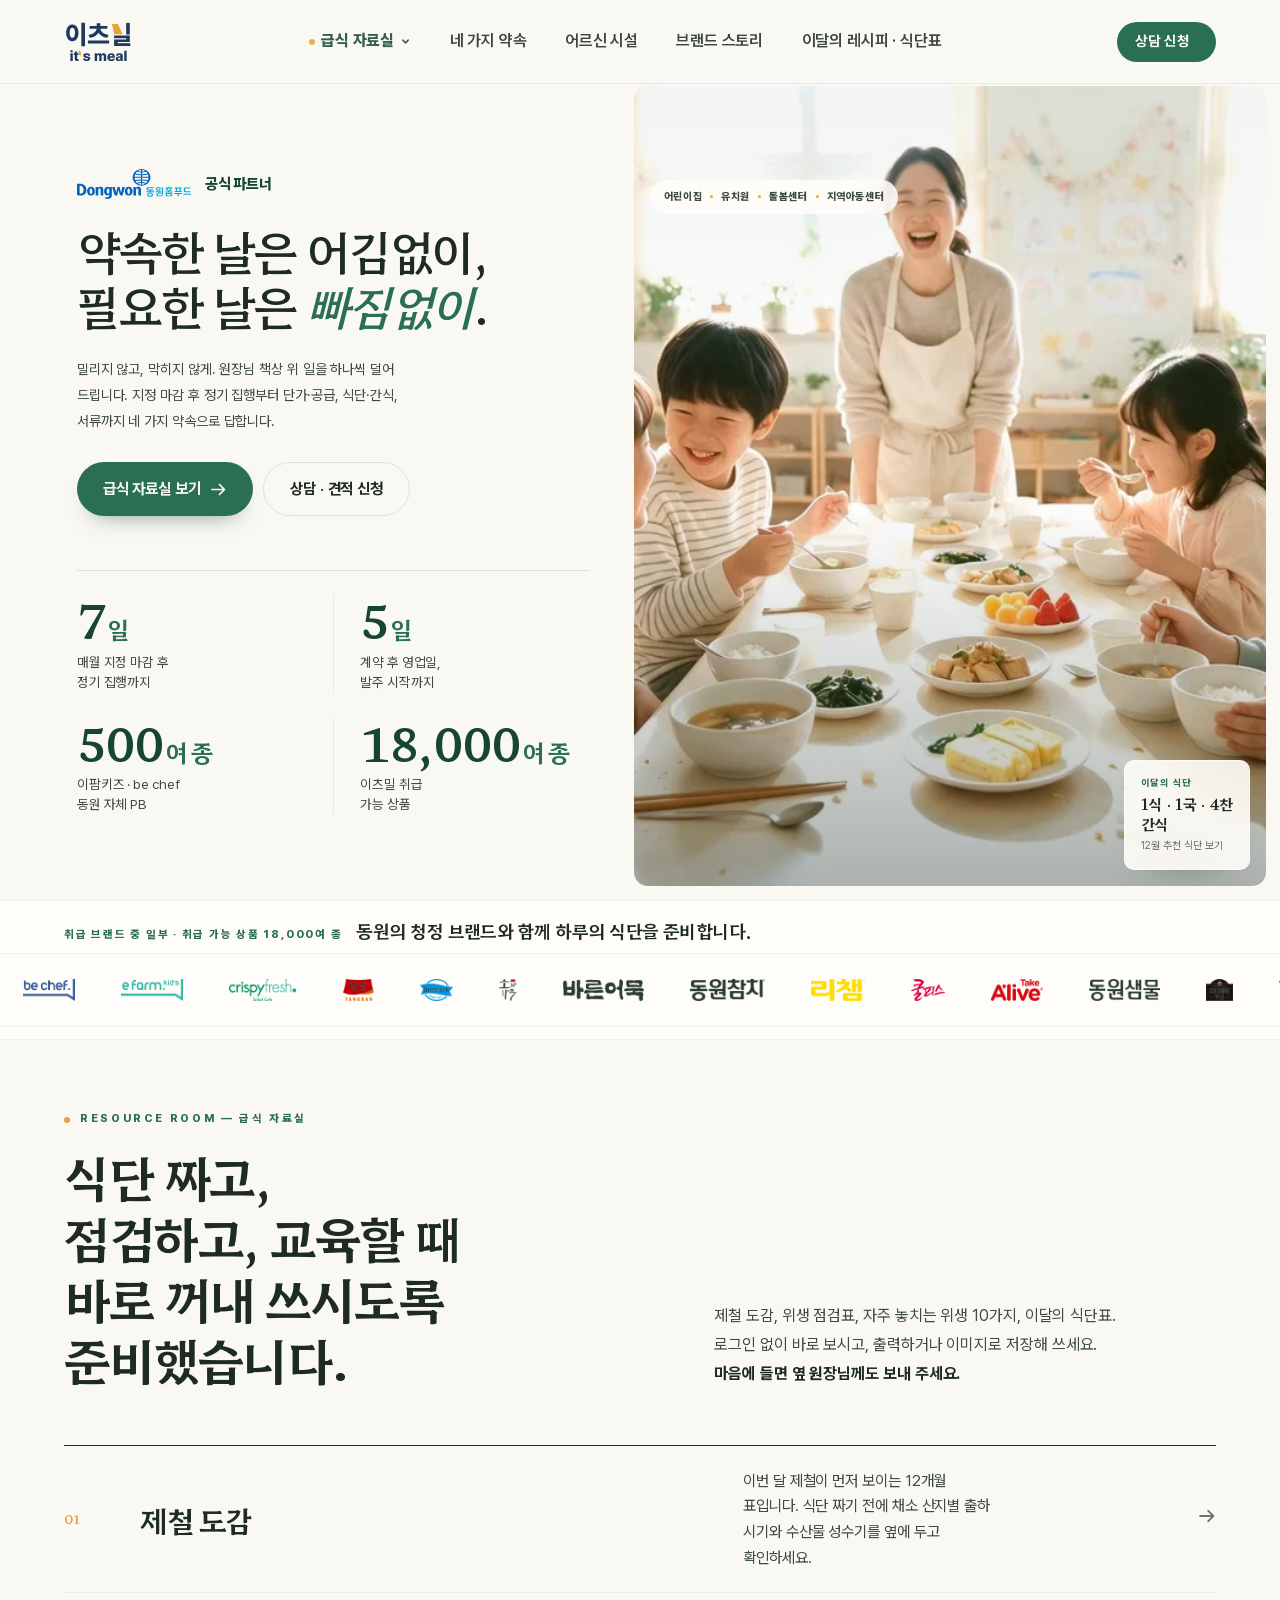
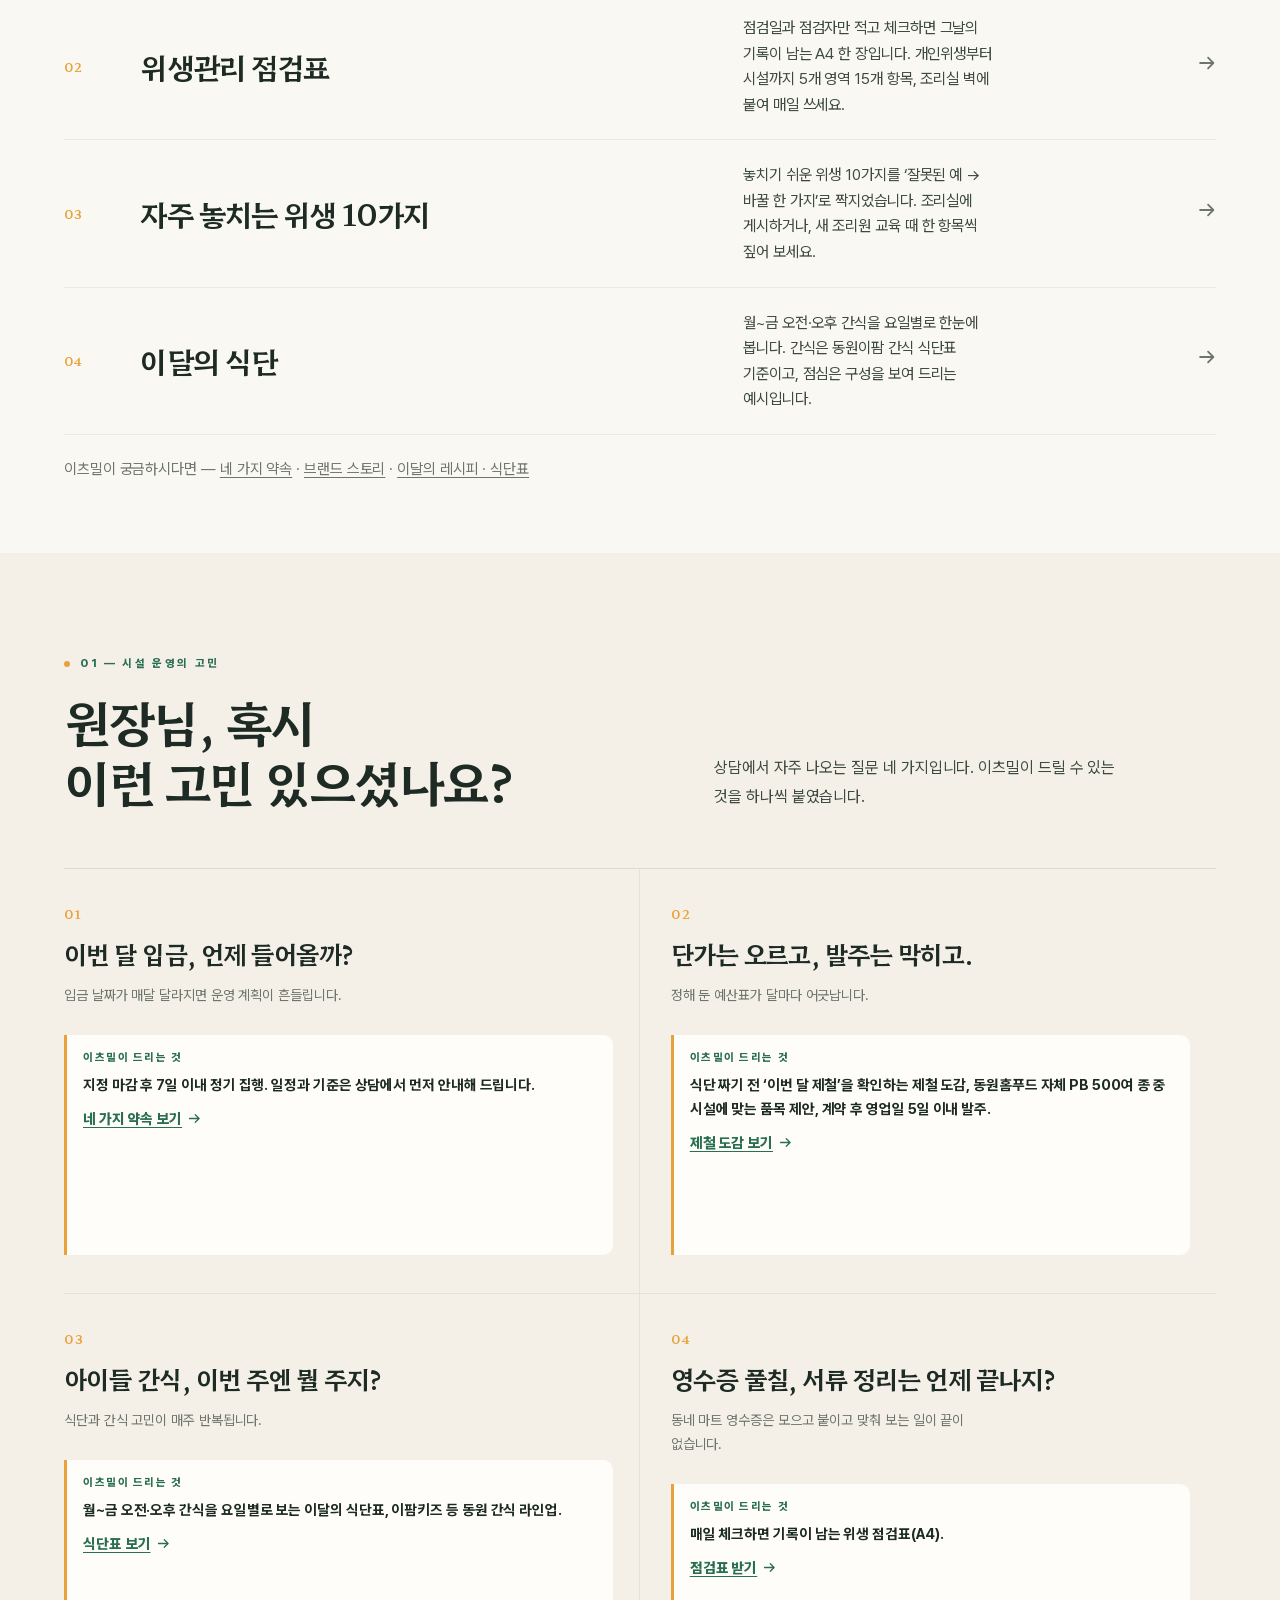
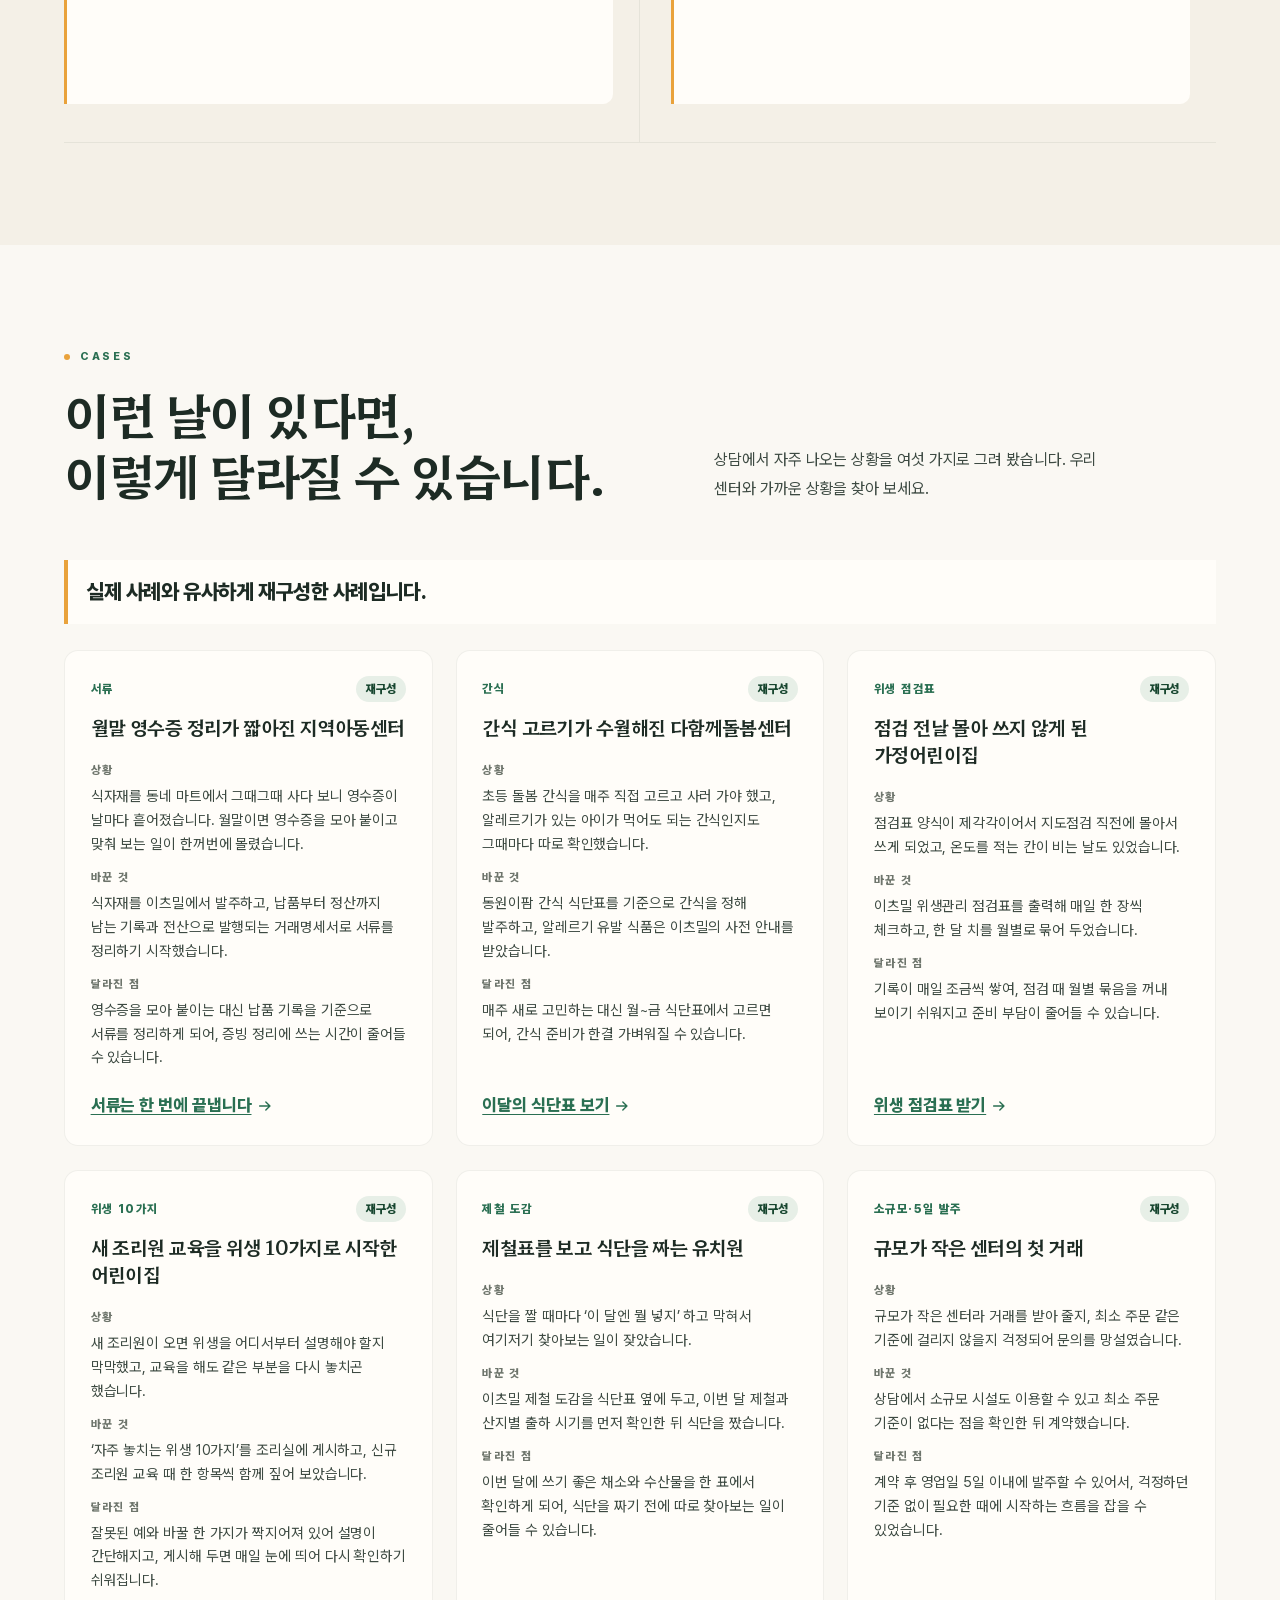
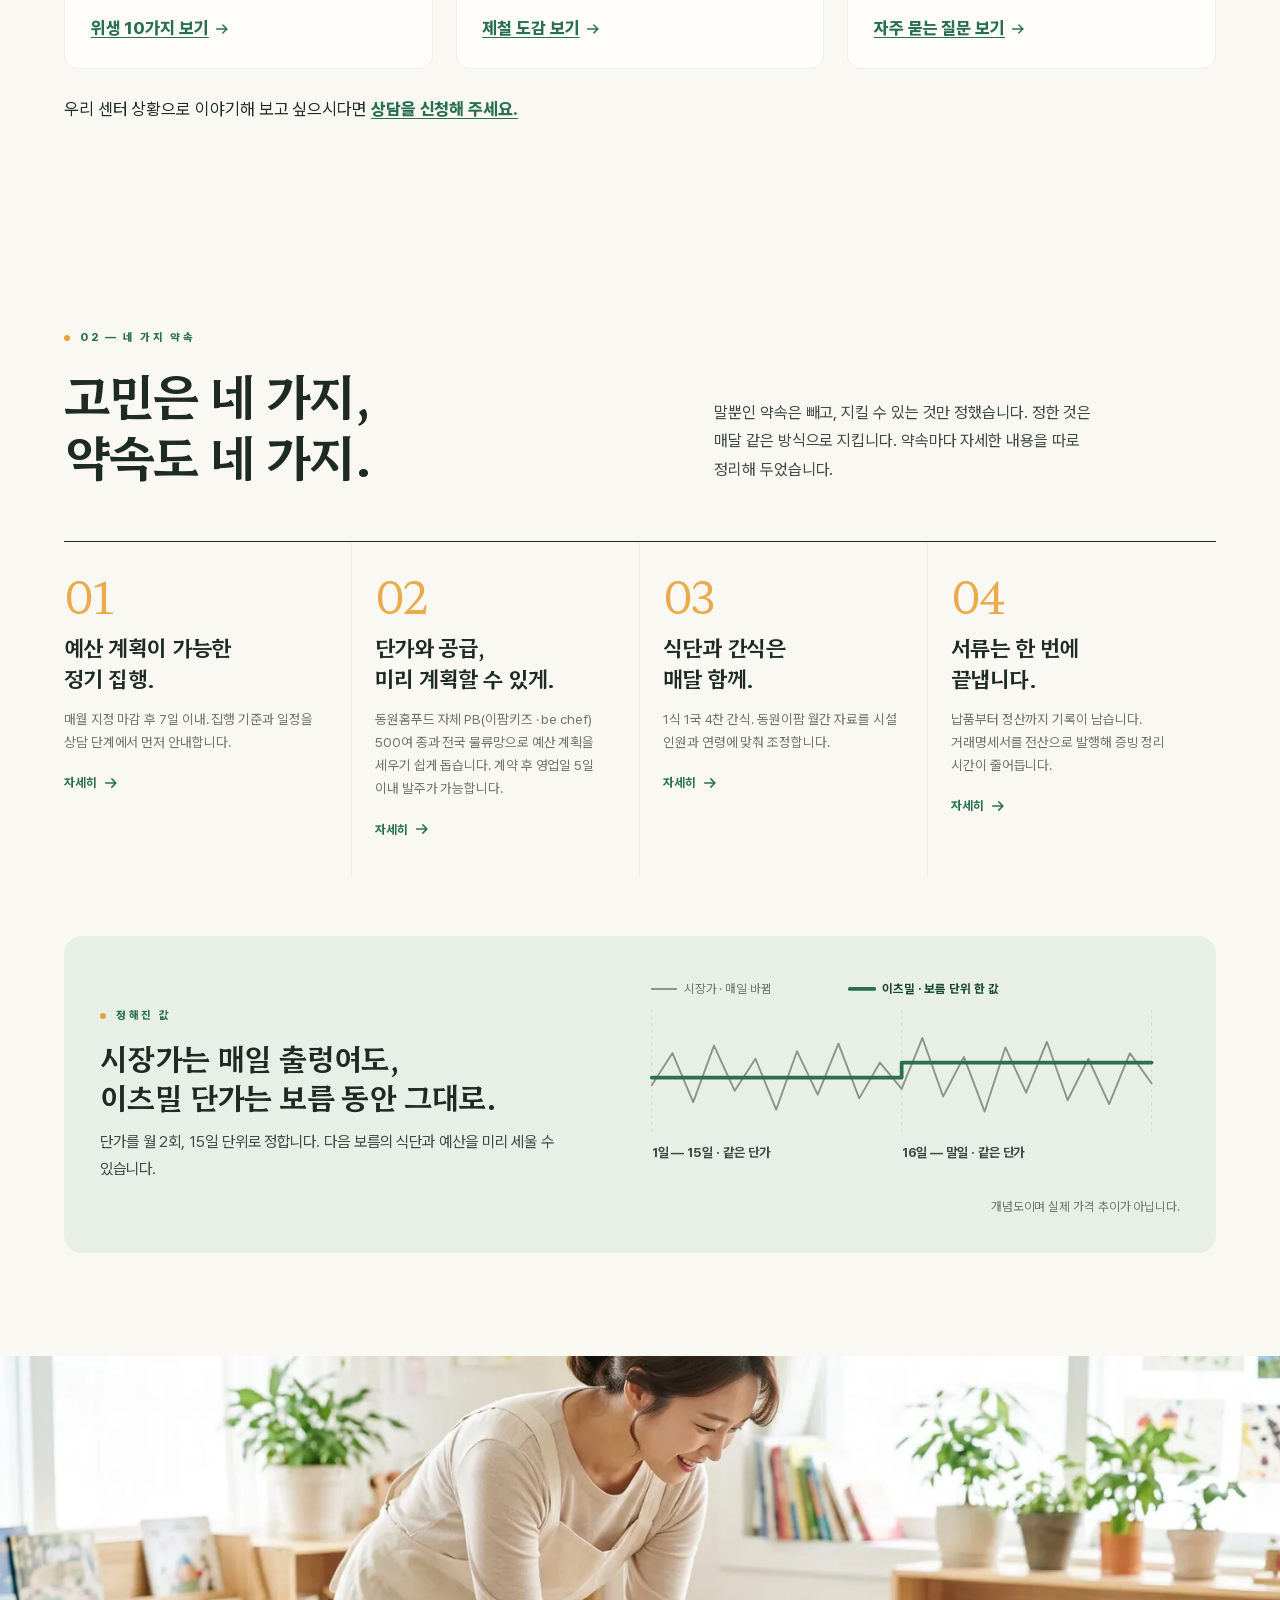
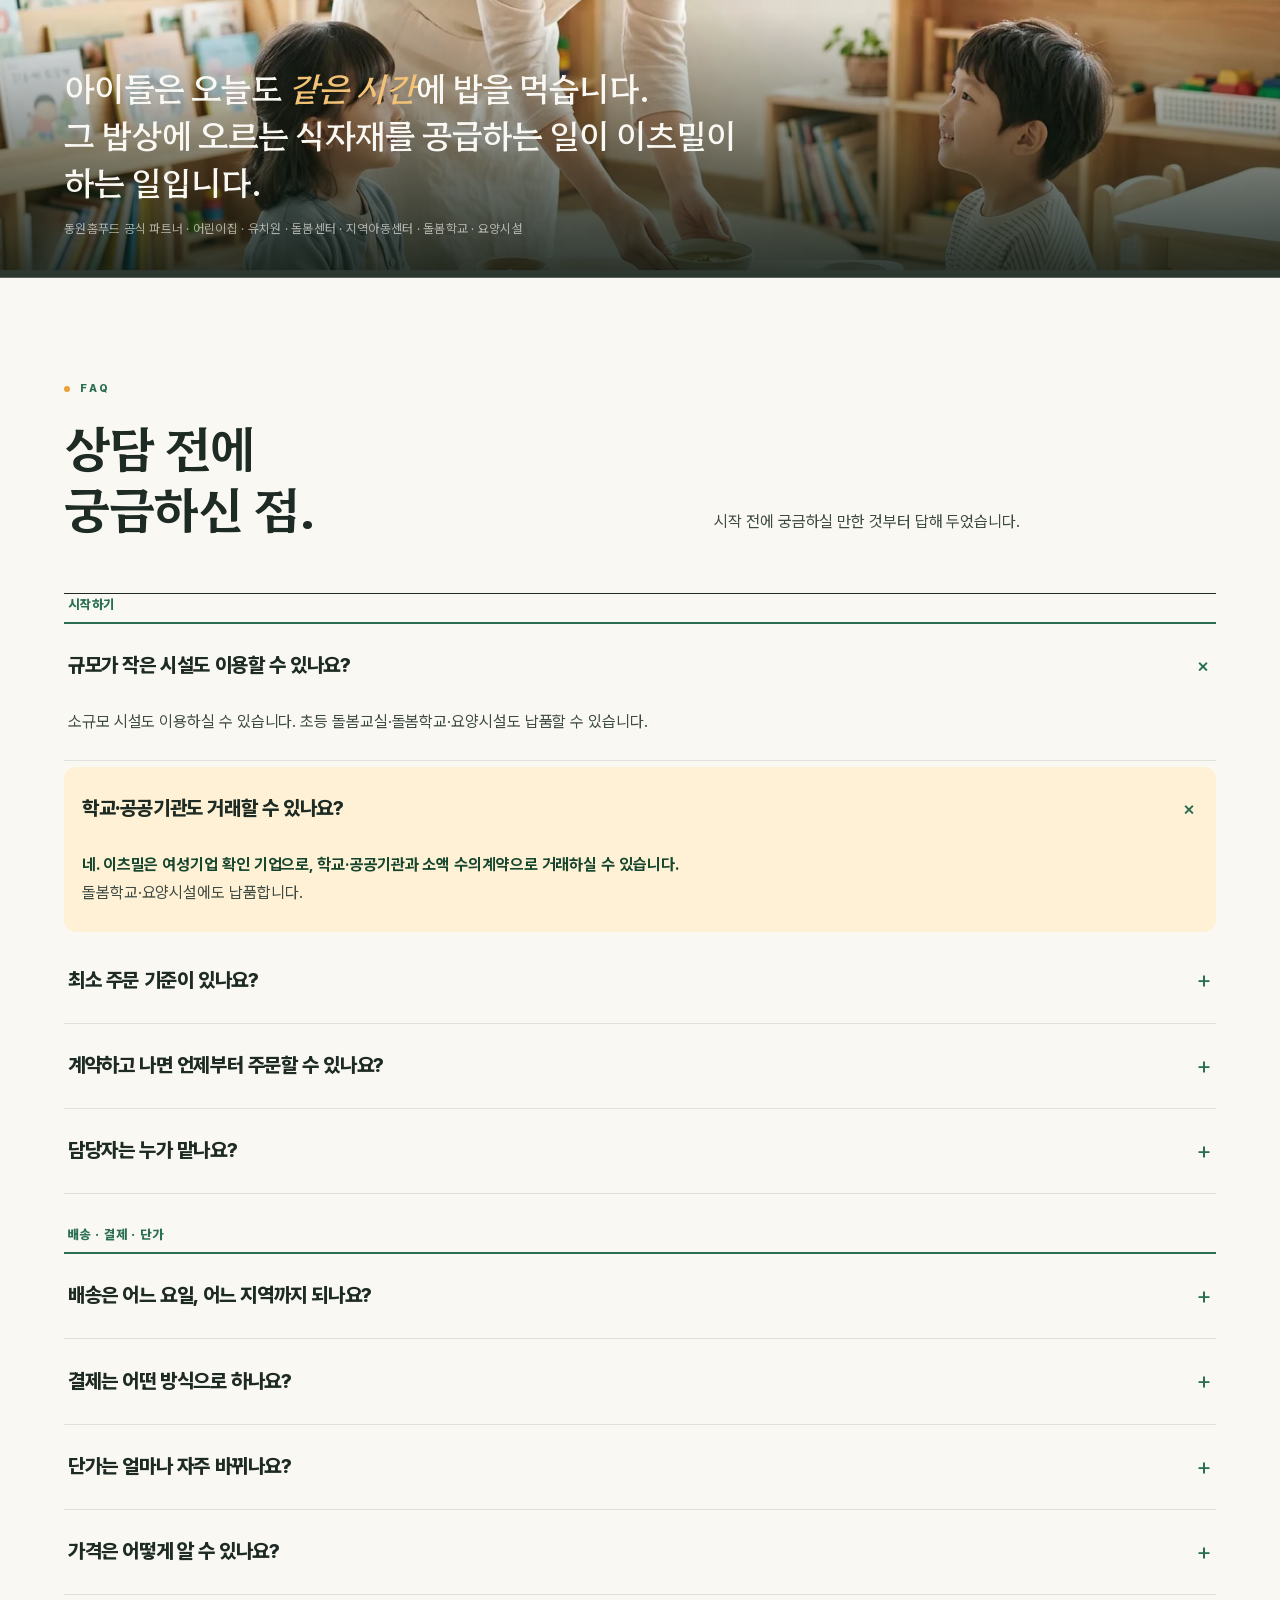
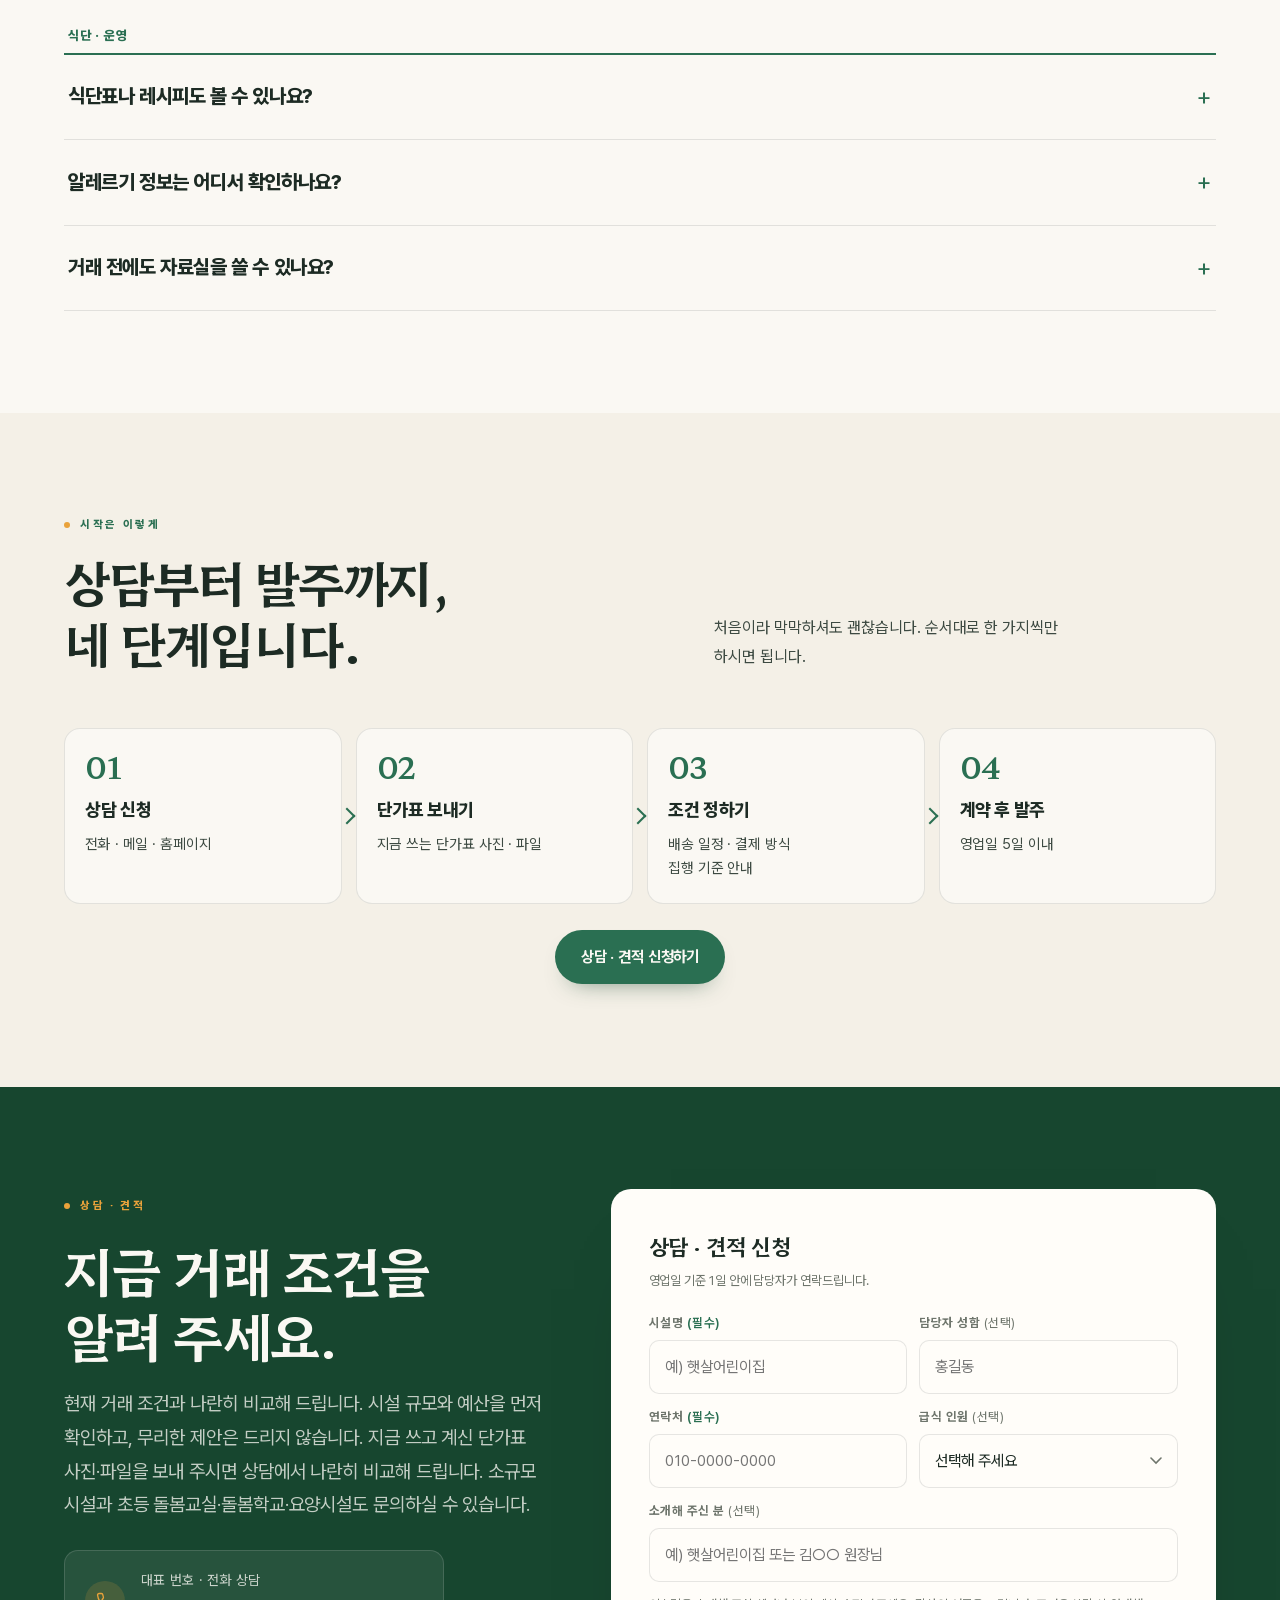
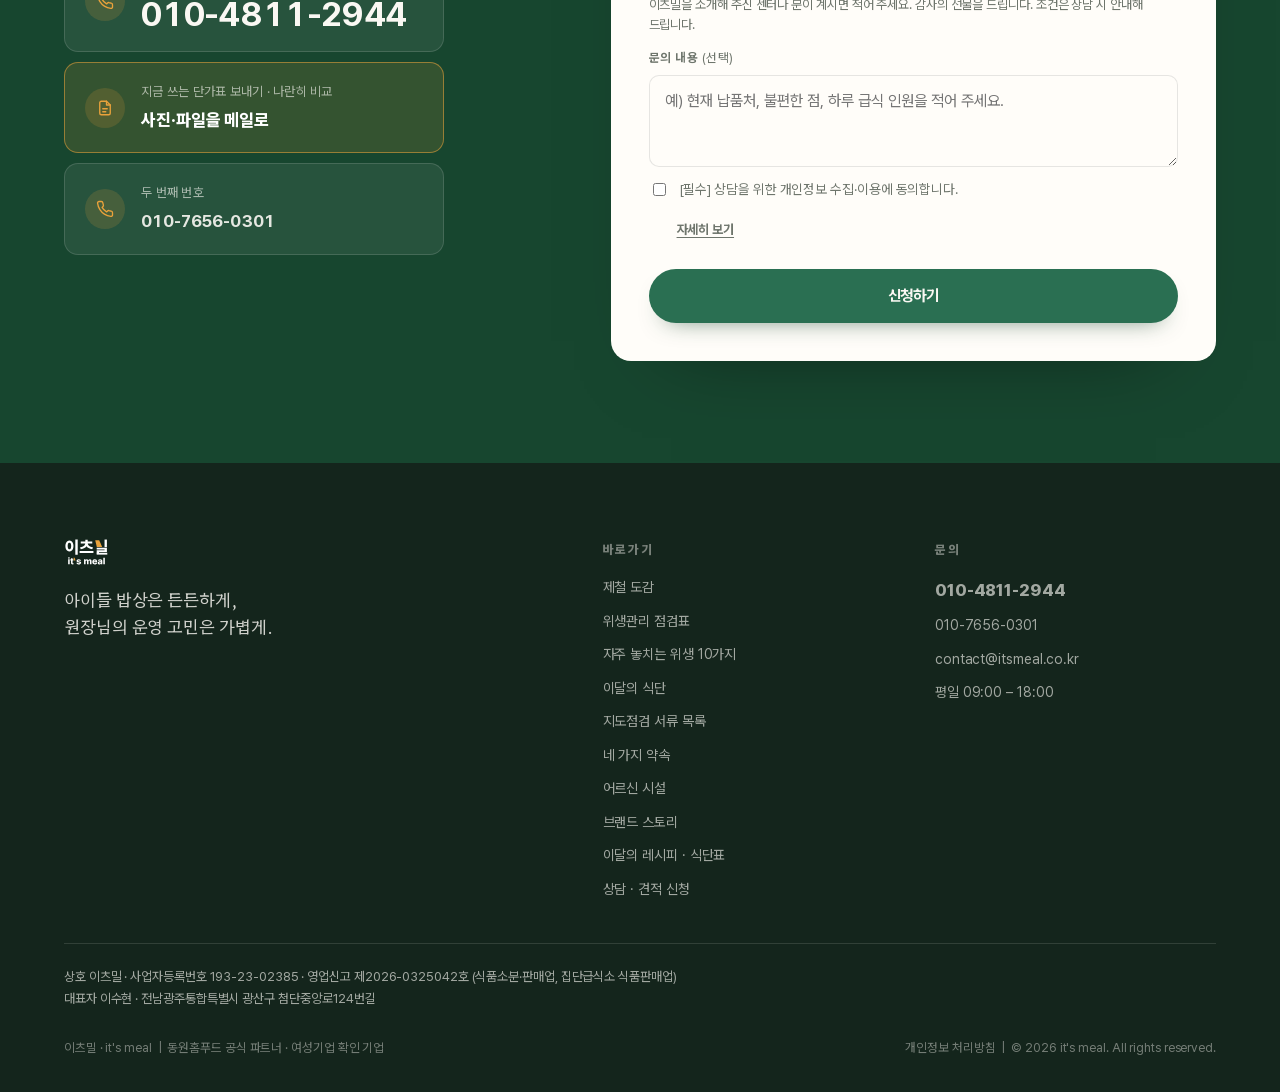
<file: index.html>
<!DOCTYPE html>
<html lang="ko" data-nav-dark="false">
<head>
<meta charset="utf-8">
<meta name="viewport" content="width=device-width, initial-scale=1">
<title>이츠밀 — 원장님 책상 위 일, 하나씩 덜어 드립니다</title>
<meta name="description" content="어린이집·유치원·돌봄센터·지역아동센터 전문 식자재 파트너 이츠밀. 동원홈푸드 공식 파트너. 좋은 식자재로 아이들 밥상은 든든하게, 원장님의 운영 고민은 가볍게.">
<meta name="naver-site-verification" content="3c187a1f4da1a7007dff5557e16200ed49ce03ab" />
<link rel="icon" href="/favicon.svg" type="image/svg+xml">
<link rel="canonical" href="https://itsmeal.co.kr/">
<meta property="og:type" content="website">
<meta property="og:locale" content="ko_KR">
<meta property="og:site_name" content="이츠밀">
<meta property="og:title" content="원장님 책상 위 일, 하나씩 덜어 드립니다">
<meta property="og:description" content="좋은 식자재로 아이들 밥상은 든든하게, 원장님의 운영 고민은 가볍게. 이츠밀 — 동원홈푸드 공식 파트너.">
<meta property="og:url" content="https://itsmeal.co.kr/">
<meta property="og:image" content="https://itsmeal.co.kr/og-home-v3.png">
<meta property="og:image:width" content="1200">
<meta property="og:image:height" content="630">
<meta property="og:image:type" content="image/png">
<meta property="og:image:alt" content="좋은 식자재로 밥상은 든든하게 — 매월 마감 후 7일 집행, 계약 후 5일 발주, 18,000여 종 취급">
<meta name="twitter:card" content="summary_large_image">
<meta name="twitter:image" content="https://itsmeal.co.kr/og-home-v3.png">
<script type="application/ld+json">
{
  "@context": "https://schema.org",
  "@graph": [
    {
      "@type": "Organization",
      "@id": "https://itsmeal.co.kr/#org",
      "name": "이츠밀",
      "legalName": "이츠밀",
      "taxID": "193-23-02385",
      "alternateName": "it's meal",
      "url": "https://itsmeal.co.kr/",
      "logo": "https://itsmeal.co.kr/assets/logos/mil2-navy.svg",
      "description": "어린이집·유치원·돌봄센터·지역아동센터 전문 식자재 파트너. 동원홈푸드 공식 파트너.",
      "email": "contact@itsmeal.co.kr",
      "contactPoint": [
        {
          "@type": "ContactPoint",
          "contactType": "customer service",
          "telephone": "+82-10-4811-2944",
          "email": "contact@itsmeal.co.kr",
          "areaServed": "KR",
          "availableLanguage": "ko"
        },
        {
          "@type": "ContactPoint",
          "contactType": "customer service",
          "telephone": "+82-10-7656-0301",
          "email": "contact@itsmeal.co.kr",
          "areaServed": "KR",
          "availableLanguage": "ko"
        }
      ]
    },
    {
      "@type": "WebSite",
      "@id": "https://itsmeal.co.kr/#site",
      "url": "https://itsmeal.co.kr/",
      "name": "이츠밀",
      "inLanguage": "ko-KR",
      "publisher": {
        "@id": "https://itsmeal.co.kr/#org"
      }
    }
  ]
}
</script>
<link rel="stylesheet" href="assets/css/eatsmil.css?v=6ac4d17e">
<link rel="stylesheet" href="assets/css/home.css?v=a015efe0">
<link rel="stylesheet" href="assets/css/cine.css?v=6cdbda81">
<link rel="stylesheet" href="assets/css/sub.css?v=0b7fb41f">
<link rel="stylesheet" href="assets/css/v3.css?v=66a0f129">
</head>
<body data-page="home">
<!--gen:nav-->
<header class="nav" id="siteNav">
  <div class="nav__in">
    <a class="nav__logo" href="/" aria-label="이츠밀 홈">
      <img class="logo-navy" src="/assets/logos/mil2-navy.svg" alt="이츠밀">
      <img class="logo-white" src="/assets/logos/mil2-white.svg" alt="" aria-hidden="true">
    </a>
    <nav class="nav__menu"><div class="nav__dd"><a href="/resources" class="nav__ddT">급식 자료실<svg class="nav__chev" viewBox="0 0 12 12" fill="none" stroke="currentColor" stroke-width="1.6" stroke-linecap="round" stroke-linejoin="round"><path d="m3 4.5 3 3 3-3"/></svg></a><div class="nav__ddM"><a href="/resource-season"><b>제철 도감</b><span>식단 짜기 전, 이번 달 제철 확인</span></a><a href="/resource-hygiene-check"><b>위생관리 점검표</b><span>출력해서 매일 체크하는 A4 한 장</span></a><a href="/resource-hygiene-tips"><b>자주 놓치는 위생 10가지</b><span>조리실 게시 · 신규 조리원 교육용</span></a><a href="/menu"><b>이달의 식단</b><span>월~금 간식 식단표와 구성 예시</span></a><a href="/resource-inspection"><b>지도점검 서류 목록</b><span>점검 전에 챙길 급식 서류 확인</span></a></div></div><a href="/promise" class="">네 가지 약속</a><a href="/care" class="">어르신 시설</a><a href="/story" class="">브랜드 스토리</a><a href="/archive" class="">이달의 레시피 · 식단표</a></nav>
    <a class="nav__cta" href="/#contact">상담 신청 <svg viewBox="0 0 17 17" fill="none" stroke="currentColor" stroke-width="1.7" stroke-linecap="round" stroke-linejoin="round"><path d="M2 8.5h12M9.5 3.5 14.5 8.5 9.5 13.5"/></svg></a>
    <button class="nav__burger" aria-label="메뉴 열기" aria-expanded="false"><span></span></button>
  </div>
</header>
<div class="navSheet"><span class="navSheet__h">급식 자료실</span><a class="navSheet__c" href="/resource-season">제철 도감</a><a class="navSheet__c" href="/resource-hygiene-check">위생관리 점검표</a><a class="navSheet__c" href="/resource-hygiene-tips">자주 놓치는 위생 10가지</a><a class="navSheet__c" href="/menu">이달의 식단</a><a class="navSheet__c" href="/resource-inspection">지도점검 서류 목록</a><a href="/promise">네 가지 약속</a><a href="/care">어르신 시설</a><a href="/story">브랜드 스토리</a><a href="/archive">이달의 레시피 · 식단표</a><a href="/#contact">상담 신청</a></div>
<nav class="mbar" id="mbar" aria-label="빠른 메뉴">
  <a href="/"><svg viewBox="0 0 24 24" fill="none" stroke="currentColor" stroke-width="1.7" stroke-linecap="round" stroke-linejoin="round"><path d="M3 11.5 12 4l9 7.5V20a1 1 0 0 1-1 1h-5v-6H9v6H4a1 1 0 0 1-1-1z"/></svg><span>홈</span></a>
  <a href="/resources"><svg viewBox="0 0 24 24" fill="none" stroke="currentColor" stroke-width="1.7" stroke-linecap="round" stroke-linejoin="round"><path d="M6 3h9l4 4v14H6z"/><path d="M14 3v5h5M9 13h6M9 17h6"/></svg><span>급식 자료실</span></a>
  <a href="tel:01048112944"><svg viewBox="0 0 24 24" fill="none" stroke="currentColor" stroke-width="1.7" stroke-linecap="round" stroke-linejoin="round"><path d="M22 16.9v3a2 2 0 0 1-2.2 2 19.8 19.8 0 0 1-8.6-3.1 19.5 19.5 0 0 1-6-6A19.8 19.8 0 0 1 2.1 4.2 2 2 0 0 1 4.1 2h3a2 2 0 0 1 2 1.7c.1.9.4 1.8.7 2.7a2 2 0 0 1-.5 2.1L8 9.8a16 16 0 0 0 6 6l1.3-1.3a2 2 0 0 1 2.1-.4c.9.3 1.8.6 2.7.7a2 2 0 0 1 1.7 2z"/></svg><span>전화</span></a>
  <a class="mbar__cta" href="/#contact"><svg viewBox="0 0 24 24" fill="none" stroke="currentColor" stroke-width="1.7" stroke-linecap="round" stroke-linejoin="round"><path d="M4 5h16v11H8l-4 4z"/></svg><span>상담 신청</span></a>
</nav>
<!--/gen:nav-->

<!-- ═══ HERO ══════════════════════════════════════════════════════ -->
<section class="hero3" data-hero>
  <div class="hero3__copy">
    <span class="partner" data-cine>
      <img src="assets/logos/dongwon-homefood-blue.svg" alt="동원홈푸드">
      <span class="partner__txt">공식 파트너</span>
    </span>

    <h1>
      <span class="ln" data-cine-line>약속한 날은 어김없이,</span>
      <span class="ln" data-cine-line>필요한 날은 <em>빠짐없이</em>.</span>
    </h1>

    <p class="hero3__sub" data-cine>
      밀리지 않고, 막히지 않게. 원장님 책상 위 일을 하나씩 덜어 드립니다.
      지정 마감 후 정기 집행부터 단가·공급, 식단·간식, 서류까지 네 가지 약속으로 답합니다.
    </p>

    <div class="hero3__acts" data-cine>
      <a class="btn btn--primary" href="#contents">
        급식 자료실 보기
        <svg viewBox="0 0 17 17" fill="none" stroke="currentColor" stroke-width="1.7" stroke-linecap="round" stroke-linejoin="round"><path d="M2 8.5h12M9.5 3.5 14.5 8.5 9.5 13.5"/></svg>
      </a>
      <a class="btn btn--ghost" href="#contact">상담 · 견적 신청</a>
    </div>

    <div class="hero3__facts" data-cine>
      <div class="hero3__fact">
        <span class="hero3__v">7<em>일</em></span>
        <span class="hero3__k">매월 지정 마감 후<br>정기 집행까지</span>
      </div>
      <div class="hero3__fact">
        <span class="hero3__v">5<em>일</em></span>
        <span class="hero3__k">계약 후 영업일,<br>발주 시작까지</span>
      </div>
      <div class="hero3__fact">
        <span class="hero3__v">500<em>여 종</em></span>
        <span class="hero3__k">이팜키즈 · be chef<br>동원 자체 PB</span>
      </div>
      <div class="hero3__fact">
        <span class="hero3__v">18,000<em>여 종</em></span>
        <span class="hero3__k">이츠밀 취급<br>가능 상품</span>
      </div>
    </div>
  </div>

  <div class="hero3__photo">
    <img src="assets/web/hero-kids-v4.webp" alt="밝은 교실에서 점심을 먹는 아이들과 웃고 있는 선생님" fetchpriority="high" data-hero-media>
    <video class="hero3__video" data-hero-video data-hero-media data-src="assets/web/hero-loop-v1.mp4" muted loop playsinline preload="none" aria-hidden="true" tabindex="-1"></video>
    <span class="hero3__tag" data-cine><span>어린이집</span><i></i><span>유치원</span><i></i><span>돌봄센터</span><i></i><span>지역아동센터</span></span>
    <a class="hero3__float" href="/menu" data-cine>
      <span class="k">이달의 식단</span>
      <span class="v">1식 · 1국 · 4찬<br>간식</span>
      <span class="d"><!--gen:home-float--><span data-month-label>11월</span> 추천 식단 보기<!--/gen:home-float--></span>
    </a>
  </div>
</section>

<!-- ═══ 브랜드 띠 ═══════════════════════════════════════════════════ -->
<section class="brandBand" aria-label="납품 가능 브랜드">
  <div class="wrap brandBand__head">
    <span class="brandBand__k">취급 브랜드 중 일부 · 취급 가능 상품 18,000여 종</span>
    <p class="brandBand__t">동원의 청정 브랜드와 함께 하루의 식단을 준비합니다.</p>
  </div>
  <div class="marquee" data-marquee>
    <ul class="marquee__track"><li><img src="assets/brands/bechef.webp" alt="be chef." loading="lazy" decoding="async"></li><li><img src="assets/brands/efarm.webp" alt="e farm. kid's" loading="lazy" decoding="async"></li><li><img src="assets/brands/crispy.webp" alt="crispyfresh" loading="lazy" decoding="async"></li><li><img src="assets/brands/yangban.webp" alt="양반" loading="lazy" decoding="async"></li><li><img src="assets/brands/denmark.webp" alt="덴마크" loading="lazy" decoding="async"></li><li><img src="assets/brands/sowanamu.webp" alt="소와나무" loading="lazy" decoding="async"></li><li><img src="assets/brands/baleun-eomug.webp" alt="바른어묵" loading="lazy" decoding="async"></li><li><img src="assets/brands/dwtuna.webp" alt="동원참치" loading="lazy" decoding="async"></li><li><img src="assets/brands/richam.webp" alt="리챔" loading="lazy" decoding="async"></li><li><img src="assets/brands/coolpeace.webp" alt="쿨피스" loading="lazy" decoding="async"></li><li><img src="assets/brands/takealive.webp" alt="Take A'live" loading="lazy" decoding="async"></li><li><img src="assets/brands/dwdrink.webp" alt="동원샘물" loading="lazy" decoding="async"></li><li><img src="assets/brands/cuisine.webp" alt="퀴진" loading="lazy" decoding="async"></li><li><img src="assets/brands/dimsum.webp" alt="딤섬" loading="lazy" decoding="async"></li><li><img src="assets/brands/thebanchan.webp" alt="더반찬&amp;" loading="lazy" decoding="async"></li><li><img src="assets/brands/gaesung.webp" alt="개성" loading="lazy" decoding="async"></li><li><img src="assets/brands/grilly.webp" alt="그릴리" loading="lazy" decoding="async"></li><li><img src="assets/brands/kebasak.webp" alt="케바삭" loading="lazy" decoding="async"></li><li><img src="assets/brands/sangsang.webp" alt="상상" loading="lazy" decoding="async"></li><li><img src="assets/brands/harumi.webp" alt="하루미" loading="lazy" decoding="async"></li><li><img src="assets/brands/just.webp" alt="저스트" loading="lazy" decoding="async"></li></ul>
    <ul class="marquee__track" aria-hidden="true"><li><img src="assets/brands/bechef.webp" alt="be chef." loading="lazy" decoding="async"></li><li><img src="assets/brands/efarm.webp" alt="e farm. kid's" loading="lazy" decoding="async"></li><li><img src="assets/brands/crispy.webp" alt="crispyfresh" loading="lazy" decoding="async"></li><li><img src="assets/brands/yangban.webp" alt="양반" loading="lazy" decoding="async"></li><li><img src="assets/brands/denmark.webp" alt="덴마크" loading="lazy" decoding="async"></li><li><img src="assets/brands/sowanamu.webp" alt="소와나무" loading="lazy" decoding="async"></li><li><img src="assets/brands/baleun-eomug.webp" alt="바른어묵" loading="lazy" decoding="async"></li><li><img src="assets/brands/dwtuna.webp" alt="동원참치" loading="lazy" decoding="async"></li><li><img src="assets/brands/richam.webp" alt="리챔" loading="lazy" decoding="async"></li><li><img src="assets/brands/coolpeace.webp" alt="쿨피스" loading="lazy" decoding="async"></li><li><img src="assets/brands/takealive.webp" alt="Take A'live" loading="lazy" decoding="async"></li><li><img src="assets/brands/dwdrink.webp" alt="동원샘물" loading="lazy" decoding="async"></li><li><img src="assets/brands/cuisine.webp" alt="퀴진" loading="lazy" decoding="async"></li><li><img src="assets/brands/dimsum.webp" alt="딤섬" loading="lazy" decoding="async"></li><li><img src="assets/brands/thebanchan.webp" alt="더반찬&amp;" loading="lazy" decoding="async"></li><li><img src="assets/brands/gaesung.webp" alt="개성" loading="lazy" decoding="async"></li><li><img src="assets/brands/grilly.webp" alt="그릴리" loading="lazy" decoding="async"></li><li><img src="assets/brands/kebasak.webp" alt="케바삭" loading="lazy" decoding="async"></li><li><img src="assets/brands/sangsang.webp" alt="상상" loading="lazy" decoding="async"></li><li><img src="assets/brands/harumi.webp" alt="하루미" loading="lazy" decoding="async"></li><li><img src="assets/brands/just.webp" alt="저스트" loading="lazy" decoding="async"></li></ul>
  </div>
</section>

<!-- ═══ 급식 현장 자료 ═══════════════════════════════════════════ -->
<section class="sec sec--tight" id="contents">
  <div class="wrap">
    <div class="secHead">
      <div class="secHead__t">
        <span class="lab" data-reveal>Resource Room — 급식 자료실</span>
        <h2 data-reveal style="--d:70ms">식단 짜고, 점검하고, 교육할 때<br>바로 꺼내 쓰시도록 준비했습니다.</h2>
      </div>
      <p class="secHead__a" data-reveal style="--d:140ms">
        제철 도감, 위생 점검표, 자주 놓치는 위생 10가지, 이달의 식단표. 로그인 없이 바로 보시고, 출력하거나 이미지로 저장해 쓰세요.
        <b>마음에 들면 옆 원장님께도 보내 주세요.</b>
      </p>
    </div>

    <div class="dir" data-reveal>
      <a class="dir__row" href="/resource-season">
        <span class="dir__n">01</span>
        <span class="dir__t">제철 도감</span>
        <span class="dir__d">이번 달 제철이 먼저 보이는 12개월 표입니다. 식단 짜기 전에 채소 산지별 출하 시기와 수산물 성수기를 옆에 두고 확인하세요.</span>
        <span class="dir__thumb"><img src="assets/web/goods.webp" alt="" loading="lazy" decoding="async"></span>
        <span class="dir__go"><svg viewBox="0 0 17 17" fill="none" stroke="currentColor" stroke-width="1.7" stroke-linecap="round" stroke-linejoin="round"><path d="M2 8.5h12M9.5 3.5 14.5 8.5 9.5 13.5"/></svg></span>
      </a>
      <a class="dir__row" href="/resource-hygiene-check">
        <span class="dir__n">02</span>
        <span class="dir__t">위생관리 점검표</span>
        <span class="dir__d">점검일과 점검자만 적고 체크하면 그날의 기록이 남는 A4 한 장입니다. 개인위생부터 시설까지 5개 영역 15개 항목, 조리실 벽에 붙여 매일 쓰세요.</span>
        <span class="dir__thumb"><img src="assets/web/desk.webp" alt="" loading="lazy" decoding="async"></span>
        <span class="dir__go"><svg viewBox="0 0 17 17" fill="none" stroke="currentColor" stroke-width="1.7" stroke-linecap="round" stroke-linejoin="round"><path d="M2 8.5h12M9.5 3.5 14.5 8.5 9.5 13.5"/></svg></span>
      </a>
      <a class="dir__row" href="/resource-hygiene-tips">
        <span class="dir__n">03</span>
        <span class="dir__t">자주 놓치는 위생 10가지</span>
        <span class="dir__d">놓치기 쉬운 위생 10가지를 ‘잘못된 예 → 바꿀 한 가지’로 짝지었습니다. 조리실에 게시하거나, 새 조리원 교육 때 한 항목씩 짚어 보세요.</span>
        <span class="dir__thumb"><img src="assets/web/serve.webp" alt="" loading="lazy" decoding="async"></span>
        <span class="dir__go"><svg viewBox="0 0 17 17" fill="none" stroke="currentColor" stroke-width="1.7" stroke-linecap="round" stroke-linejoin="round"><path d="M2 8.5h12M9.5 3.5 14.5 8.5 9.5 13.5"/></svg></span>
      </a>
      <a class="dir__row" href="/menu">
        <span class="dir__n">04</span>
        <span class="dir__t">이달의 식단</span>
        <span class="dir__d">월~금 오전·오후 간식을 요일별로 한눈에 봅니다. 간식은 동원이팜 간식 식단표 기준이고, 점심은 구성을 보여 드리는 예시입니다.</span>
        <span class="dir__thumb"><img src="assets/web/tray-mint.webp" alt="" loading="lazy" decoding="async"></span>
        <span class="dir__go"><svg viewBox="0 0 17 17" fill="none" stroke="currentColor" stroke-width="1.7" stroke-linecap="round" stroke-linejoin="round"><path d="M2 8.5h12M9.5 3.5 14.5 8.5 9.5 13.5"/></svg></span>
      </a>
    </div>

    <p class="small" data-reveal style="margin-top:22px">
      이츠밀이 궁금하시다면 — <a href="/promise" style="text-decoration:underline;text-underline-offset:3px">네 가지 약속</a> ·
      <a href="/story" style="text-decoration:underline;text-underline-offset:3px">브랜드 스토리</a> ·
      <a href="/archive" style="text-decoration:underline;text-underline-offset:3px">이달의 레시피 · 식단표</a>
    </p>
  </div>
</section>

<!-- ═══ 01 · 고민 ═════════════════════════════════════════════════ -->
<section class="sec sec--warm" id="concern">
  <div class="wrap">
    <div class="secHead">
      <div class="secHead__t">
        <span class="lab" data-reveal>01 — 시설 운영의 고민</span>
        <h2 data-reveal style="--d:70ms">원장님, 혹시<br>이런 고민 있으셨나요?</h2>
      </div>
      <p class="secHead__a" data-reveal style="--d:140ms">
        상담에서 자주 나오는 질문 네 가지입니다.
        이츠밀이 드릴 수 있는 것을 하나씩 붙였습니다.
      </p>
    </div>

    <div class="q4">
      <article class="q4__i" data-reveal>
        <span class="q4__n">01</span>
        <h3 class="q4__q">이번 달 입금, 언제 들어올까?</h3>
        <p class="q4__d">입금 날짜가 매달 달라지면 운영 계획이 흔들립니다.</p>
        <p class="q4__give"><span>이츠밀이 드리는 것</span><b>지정 마감 후 7일 이내 정기 집행. 일정과 기준은 상담에서 먼저 안내해 드립니다.</b><a href="/promise">네 가지 약속 보기 <svg viewBox="0 0 17 17" fill="none" stroke="currentColor" stroke-width="1.7" stroke-linecap="round" stroke-linejoin="round"><path d="M2 8.5h12M9.5 3.5 14.5 8.5 9.5 13.5"/></svg></a></p>
      </article>
      <article class="q4__i" data-reveal style="--d:80ms">
        <span class="q4__n">02</span>
        <h3 class="q4__q">단가는 오르고, 발주는 막히고.</h3>
        <p class="q4__d">정해 둔 예산표가 달마다 어긋납니다.</p>
        <p class="q4__give"><span>이츠밀이 드리는 것</span><b>식단 짜기 전 ‘이번 달 제철’을 확인하는 제철 도감, 동원홈푸드 자체 PB 500여 종 중 시설에 맞는 품목 제안, 계약 후 영업일 5일 이내 발주.</b><a href="/resource-season">제철 도감 보기 <svg viewBox="0 0 17 17" fill="none" stroke="currentColor" stroke-width="1.7" stroke-linecap="round" stroke-linejoin="round"><path d="M2 8.5h12M9.5 3.5 14.5 8.5 9.5 13.5"/></svg></a></p>
      </article>
      <article class="q4__i" data-reveal style="--d:160ms">
        <span class="q4__n">03</span>
        <h3 class="q4__q">아이들 간식, 이번 주엔 뭘 주지?</h3>
        <p class="q4__d">식단과 간식 고민이 매주 반복됩니다.</p>
        <p class="q4__give"><span>이츠밀이 드리는 것</span><b>월~금 오전·오후 간식을 요일별로 보는 이달의 식단표, 이팜키즈 등 동원 간식 라인업.</b><a href="/menu">식단표 보기 <svg viewBox="0 0 17 17" fill="none" stroke="currentColor" stroke-width="1.7" stroke-linecap="round" stroke-linejoin="round"><path d="M2 8.5h12M9.5 3.5 14.5 8.5 9.5 13.5"/></svg></a></p>
      </article>
      <article class="q4__i" data-reveal style="--d:240ms">
        <span class="q4__n">04</span>
        <h3 class="q4__q">영수증 풀칠, 서류 정리는 언제 끝나지?</h3>
        <p class="q4__d">동네 마트 영수증은 모으고 붙이고 맞춰 보는 일이 끝이 없습니다.</p>
        <p class="q4__give"><span>이츠밀이 드리는 것</span><b>매일 체크하면 기록이 남는 위생 점검표(A4).</b><a href="/resource-hygiene-check">점검표 받기 <svg viewBox="0 0 17 17" fill="none" stroke="currentColor" stroke-width="1.7" stroke-linecap="round" stroke-linejoin="round"><path d="M2 8.5h12M9.5 3.5 14.5 8.5 9.5 13.5"/></svg></a></p>
      </article>
    </div>
  </div>
</section>

<!-- ═══ 센터 사례(예시) ══════════════════════════════════════════ -->
<section class="sec" id="cases">
  <div class="wrap">
    <div class="secHead">
      <div class="secHead__t">
        <span class="lab" data-reveal>Cases</span>
        <h2 data-reveal style="--d:70ms">이런 날이 있다면,<br>이렇게 달라질 수 있습니다.</h2>
      </div>
      <p class="secHead__a" data-reveal style="--d:140ms">
        상담에서 자주 나오는 상황을 여섯 가지로 그려 봤습니다.
        우리 센터와 가까운 상황을 찾아 보세요.
      </p>
    </div>
    <p class="cases__note" data-reveal>실제 사례와 유사하게 재구성한 사례입니다.</p>
    <div class="cases">
      <article class="case" data-reveal>
        <div class="case__top"><span class="case__tag">서류</span><span class="case__ex">재구성</span></div>
        <h3 class="case__t">월말 영수증 정리가 짧아진 지역아동센터</h3>
        <dl class="case__dl"><dt>상황</dt><dd>식자재를 동네 마트에서 그때그때 사다 보니 영수증이 날마다 흩어졌습니다. 월말이면 영수증을 모아 붙이고 맞춰 보는 일이 한꺼번에 몰렸습니다.</dd><dt>바꾼 것</dt><dd>식자재를 이츠밀에서 발주하고, 납품부터 정산까지 남는 기록과 전산으로 발행되는 거래명세서로 서류를 정리하기 시작했습니다.</dd><dt>달라진 점</dt><dd>영수증을 모아 붙이는 대신 납품 기록을 기준으로 서류를 정리하게 되어, 증빙 정리에 쓰는 시간이 줄어들 수 있습니다.</dd></dl>
        <a class="case__a" href="/promise#p04">서류는 한 번에 끝냅니다 <svg viewBox="0 0 17 17" fill="none" stroke="currentColor" stroke-width="1.7" stroke-linecap="round" stroke-linejoin="round"><path d="M2 8.5h12M9.5 3.5 14.5 8.5 9.5 13.5"/></svg></a>
      </article>
      <article class="case" data-reveal style="--d:80ms">
        <div class="case__top"><span class="case__tag">간식</span><span class="case__ex">재구성</span></div>
        <h3 class="case__t">간식 고르기가 수월해진 다함께돌봄센터</h3>
        <dl class="case__dl"><dt>상황</dt><dd>초등 돌봄 간식을 매주 직접 고르고 사러 가야 했고, 알레르기가 있는 아이가 먹어도 되는 간식인지도 그때마다 따로 확인했습니다.</dd><dt>바꾼 것</dt><dd>동원이팜 간식 식단표를 기준으로 간식을 정해 발주하고, 알레르기 유발 식품은 이츠밀의 사전 안내를 받았습니다.</dd><dt>달라진 점</dt><dd>매주 새로 고민하는 대신 월~금 식단표에서 고르면 되어, 간식 준비가 한결 가벼워질 수 있습니다.</dd></dl>
        <a class="case__a" href="/menu">이달의 식단표 보기 <svg viewBox="0 0 17 17" fill="none" stroke="currentColor" stroke-width="1.7" stroke-linecap="round" stroke-linejoin="round"><path d="M2 8.5h12M9.5 3.5 14.5 8.5 9.5 13.5"/></svg></a>
      </article>
      <article class="case" data-reveal style="--d:160ms">
        <div class="case__top"><span class="case__tag">위생 점검표</span><span class="case__ex">재구성</span></div>
        <h3 class="case__t">점검 전날 몰아 쓰지 않게 된 가정어린이집</h3>
        <dl class="case__dl"><dt>상황</dt><dd>점검표 양식이 제각각이어서 지도점검 직전에 몰아서 쓰게 되었고, 온도를 적는 칸이 비는 날도 있었습니다.</dd><dt>바꾼 것</dt><dd>이츠밀 위생관리 점검표를 출력해 매일 한 장씩 체크하고, 한 달 치를 월별로 묶어 두었습니다.</dd><dt>달라진 점</dt><dd>기록이 매일 조금씩 쌓여, 점검 때 월별 묶음을 꺼내 보이기 쉬워지고 준비 부담이 줄어들 수 있습니다.</dd></dl>
        <a class="case__a" href="/resource-hygiene-check">위생 점검표 받기 <svg viewBox="0 0 17 17" fill="none" stroke="currentColor" stroke-width="1.7" stroke-linecap="round" stroke-linejoin="round"><path d="M2 8.5h12M9.5 3.5 14.5 8.5 9.5 13.5"/></svg></a>
      </article>
      <article class="case" data-reveal style="--d:0ms">
        <div class="case__top"><span class="case__tag">위생 10가지</span><span class="case__ex">재구성</span></div>
        <h3 class="case__t">새 조리원 교육을 위생 10가지로 시작한 어린이집</h3>
        <dl class="case__dl"><dt>상황</dt><dd>새 조리원이 오면 위생을 어디서부터 설명해야 할지 막막했고, 교육을 해도 같은 부분을 다시 놓치곤 했습니다.</dd><dt>바꾼 것</dt><dd>‘자주 놓치는 위생 10가지’를 조리실에 게시하고, 신규 조리원 교육 때 한 항목씩 함께 짚어 보았습니다.</dd><dt>달라진 점</dt><dd>잘못된 예와 바꿀 한 가지가 짝지어져 있어 설명이 간단해지고, 게시해 두면 매일 눈에 띄어 다시 확인하기 쉬워집니다.</dd></dl>
        <a class="case__a" href="/resource-hygiene-tips">위생 10가지 보기 <svg viewBox="0 0 17 17" fill="none" stroke="currentColor" stroke-width="1.7" stroke-linecap="round" stroke-linejoin="round"><path d="M2 8.5h12M9.5 3.5 14.5 8.5 9.5 13.5"/></svg></a>
      </article>
      <article class="case" data-reveal style="--d:80ms">
        <div class="case__top"><span class="case__tag">제철 도감</span><span class="case__ex">재구성</span></div>
        <h3 class="case__t">제철표를 보고 식단을 짜는 유치원</h3>
        <dl class="case__dl"><dt>상황</dt><dd>식단을 짤 때마다 ‘이 달엔 뭘 넣지’ 하고 막혀서 여기저기 찾아보는 일이 잦았습니다.</dd><dt>바꾼 것</dt><dd>이츠밀 제철 도감을 식단표 옆에 두고, 이번 달 제철과 산지별 출하 시기를 먼저 확인한 뒤 식단을 짰습니다.</dd><dt>달라진 점</dt><dd>이번 달에 쓰기 좋은 채소와 수산물을 한 표에서 확인하게 되어, 식단을 짜기 전에 따로 찾아보는 일이 줄어들 수 있습니다.</dd></dl>
        <a class="case__a" href="/resource-season">제철 도감 보기 <svg viewBox="0 0 17 17" fill="none" stroke="currentColor" stroke-width="1.7" stroke-linecap="round" stroke-linejoin="round"><path d="M2 8.5h12M9.5 3.5 14.5 8.5 9.5 13.5"/></svg></a>
      </article>
      <article class="case" data-reveal style="--d:160ms">
        <div class="case__top"><span class="case__tag">소규모·5일 발주</span><span class="case__ex">재구성</span></div>
        <h3 class="case__t">규모가 작은 센터의 첫 거래</h3>
        <dl class="case__dl"><dt>상황</dt><dd>규모가 작은 센터라 거래를 받아 줄지, 최소 주문 같은 기준에 걸리지 않을지 걱정되어 문의를 망설였습니다.</dd><dt>바꾼 것</dt><dd>상담에서 소규모 시설도 이용할 수 있고 최소 주문 기준이 없다는 점을 확인한 뒤 계약했습니다.</dd><dt>달라진 점</dt><dd>계약 후 영업일 5일 이내에 발주할 수 있어서, 걱정하던 기준 없이 필요한 때에 시작하는 흐름을 잡을 수 있었습니다.</dd></dl>
        <a class="case__a" href="/#faq">자주 묻는 질문 보기 <svg viewBox="0 0 17 17" fill="none" stroke="currentColor" stroke-width="1.7" stroke-linecap="round" stroke-linejoin="round"><path d="M2 8.5h12M9.5 3.5 14.5 8.5 9.5 13.5"/></svg></a>
      </article>
    </div>
    <p class="cases__cta" data-reveal>우리 센터 상황으로 이야기해 보고 싶으시다면 <a href="#contact">상담을 신청해 주세요.</a></p>
  </div>
</section>

<!-- ═══ 02 · 네 가지 약속 ═════════════════════════════════════════ -->
<section class="sec" id="promise">
  <div class="wrap">
    <div class="secHead">
      <div class="secHead__t">
        <span class="lab" data-reveal>02 — 네 가지 약속</span>
        <h2 data-reveal style="--d:70ms">고민은 네 가지,<br>약속도 네 가지.</h2>
      </div>
      <p class="secHead__a" data-reveal style="--d:140ms">
        말뿐인 약속은 빼고, 지킬 수 있는 것만 정했습니다.
        정한 것은 매달 같은 방식으로 지킵니다. 약속마다 자세한 내용을 따로 정리해 두었습니다.
      </p>
    </div>

    <div class="quad" data-reveal>
      <a class="quad__i" href="/promise#p01">
        <span class="quad__n">01</span>
        <h3 class="quad__t">예산 계획이 가능한<br>정기 집행.</h3>
        <p class="quad__d">매월 지정 마감 후 7일 이내. 집행 기준과 일정을 상담 단계에서 먼저 안내합니다.</p>
        <span class="quad__go">자세히 <svg viewBox="0 0 17 17" fill="none" stroke="currentColor" stroke-width="1.8" stroke-linecap="round" stroke-linejoin="round"><path d="M2 8.5h12M9.5 3.5 14.5 8.5 9.5 13.5"/></svg></span>
      </a>
      <a class="quad__i" href="/promise#p02">
        <span class="quad__n">02</span>
        <h3 class="quad__t">단가와 공급,<br>미리 계획할 수 있게.</h3>
        <p class="quad__d">동원홈푸드 자체 PB(이팜키즈 · be chef) 500여 종과 전국 물류망으로 예산 계획을 세우기 쉽게 돕습니다. 계약 후 영업일 5일 이내 발주가 가능합니다.</p>
        <span class="quad__go">자세히 <svg viewBox="0 0 17 17" fill="none" stroke="currentColor" stroke-width="1.8" stroke-linecap="round" stroke-linejoin="round"><path d="M2 8.5h12M9.5 3.5 14.5 8.5 9.5 13.5"/></svg></span>
      </a>
      <a class="quad__i" href="/promise#p03">
        <span class="quad__n">03</span>
        <h3 class="quad__t">식단과 간식은<br>매달 함께.</h3>
        <p class="quad__d">1식 1국 4찬 간식. 동원이팜 월간 자료를 시설 인원과 연령에 맞춰 조정합니다.</p>
        <span class="quad__go">자세히 <svg viewBox="0 0 17 17" fill="none" stroke="currentColor" stroke-width="1.8" stroke-linecap="round" stroke-linejoin="round"><path d="M2 8.5h12M9.5 3.5 14.5 8.5 9.5 13.5"/></svg></span>
      </a>
      <a class="quad__i" href="/promise#p04">
        <span class="quad__n">04</span>
        <h3 class="quad__t">서류는 한 번에<br>끝냅니다.</h3>
        <p class="quad__d">납품부터 정산까지 기록이 남습니다. 거래명세서를 전산으로 발행해 증빙 정리 시간이 줄어듭니다.</p>
        <span class="quad__go">자세히 <svg viewBox="0 0 17 17" fill="none" stroke="currentColor" stroke-width="1.8" stroke-linecap="round" stroke-linejoin="round"><path d="M2 8.5h12M9.5 3.5 14.5 8.5 9.5 13.5"/></svg></span>
      </a>
    </div>

    <div class="priceViz" data-reveal>
      <div class="priceViz__t">
        <span class="lab">정해진 값</span>
        <h3>시장가는 매일 출렁여도,<br>이츠밀 단가는 보름 동안 그대로.</h3>
        <p>단가를 월 2회, 15일 단위로 정합니다. 다음 보름의 식단과 예산을 미리 세울 수 있습니다.</p>
      </div>
      <figure class="priceViz__f">
        <svg viewBox="0 0 600 230" role="img" aria-label="시장 가격은 매일 오르내리지만 이츠밀 단가는 1일부터 15일, 16일부터 말일까지 각각 한 값으로 유지되는 개념도">
          <line class="pv-grid" x1="40" y1="40" x2="40" y2="170"/><line class="pv-grid" x1="305" y1="40" x2="305" y2="170"/><line class="pv-grid" x1="570" y1="40" x2="570" y2="170"/>
          <path class="pv-m" d="M40 120 L62 86 L84 138 L106 78 L128 126 L150 92 L172 146 L194 84 L216 130 L238 76 L260 134 L282 96 L305 124 L327 70 L349 132 L371 90 L393 148 L415 80 L437 128 L459 74 L481 136 L503 92 L525 140 L547 86 L570 118"/>
          <path class="pv-i" d="M40 112 H305 V96 H570"/>
          <text class="pv-t" x="40" y="196">1일 — 15일 · 같은 단가</text>
          <text class="pv-t" x="305" y="196">16일 — 말일 · 같은 단가</text>
          <g transform="translate(40 18)"><line class="pv-m" x1="0" y1="0" x2="26" y2="0"/><text class="pv-l" x="34" y="4">시장가 · 매일 바뀜</text></g>
          <g transform="translate(250 18)"><line class="pv-i" x1="0" y1="0" x2="26" y2="0"/><text class="pv-l pv-l--g" x="34" y="4">이츠밀 · 보름 단위 한 값</text></g>
        </svg>
        <figcaption>개념도이며 실제 가격 추이가 아닙니다.</figcaption>
      </figure>
    </div>
  </div>
</section>

<!-- ═══ 풀블리드 사진 ═════════════════════════════════════════════ -->
<section class="band" data-reveal="mask" style="height:clamp(340px,58vh,560px)">
  <img src="assets/web/serve.webp" alt="교사가 아이들에게 급식을 배식하는 모습" data-parallax="0.06" loading="lazy" decoding="async">
  <div class="band__cap">
    <div class="wrap" style="padding-inline:0">
      <p>아이들은 오늘도 <em>같은 시간</em>에 밥을 먹습니다.<br>그 밥상에 오르는 식자재를 공급하는 일이 이츠밀이 하는 일입니다.</p>
      <small>동원홈푸드 공식 파트너 · 어린이집 · 유치원 · 돌봄센터 · 지역아동센터 · 돌봄학교 · 요양시설</small>
    </div>
  </div>
</section>

<!-- ═══ 자주 묻는 질문 ═══════════════════════════════════════════ -->
<section class="sec" id="faq">
  <div class="wrap">
    <div class="secHead">
      <div class="secHead__t">
        <span class="lab" data-reveal>FAQ</span>
        <h2 data-reveal style="--d:70ms">상담 전에<br>궁금하신 점.</h2>
      </div>
      <p class="secHead__a" data-reveal style="--d:140ms">
        시작 전에 궁금하실 만한 것부터 답해 두었습니다.
      </p>
    </div>
    <div class="faq" data-reveal>
      <h3 class="faq__g">시작하기</h3>
      <details class="faq__i" open>
        <summary>규모가 작은 시설도 이용할 수 있나요?</summary>
        <p>소규모 시설도 이용하실 수 있습니다. 초등 돌봄교실·돌봄학교·요양시설도 납품할 수 있습니다.</p>
      </details>
      <details class="faq__i faq__i--hl" open>
        <summary>학교·공공기관도 거래할 수 있나요?</summary>
        <p><b>네. 이츠밀은 여성기업 확인 기업으로, 학교·공공기관과 소액 수의계약으로 거래하실 수 있습니다.</b> 돌봄학교·요양시설에도 납품합니다.</p>
      </details>
      <details class="faq__i">
        <summary>최소 주문 기준이 있나요?</summary>
        <p>최소 주문 기준은 없습니다.</p>
      </details>
      <details class="faq__i">
        <summary>계약하고 나면 언제부터 주문할 수 있나요?</summary>
        <p>계약 후 영업일 5일 이내에 발주가 가능합니다.</p>
      </details>
      <details class="faq__i">
        <summary>담당자는 누가 맡나요?</summary>
        <p>전담 담당자 한 사람이 끝까지 맡습니다. 담당자가 바뀌어 다시 설명하는 일을 없앴습니다.</p>
      </details>

      <h3 class="faq__g">배송 · 결제 · 단가</h3>
      <details class="faq__i">
        <summary>배송은 어느 요일, 어느 지역까지 되나요?</summary>
        <p>배송 요일과 지역에 제한은 없습니다. 시설에 맞는 일정은 상담에서 정합니다.</p>
      </details>
      <details class="faq__i">
        <summary>결제는 어떤 방식으로 하나요?</summary>
        <p>결제 방식에 제한은 없습니다. 방식은 상담에서 함께 정합니다.</p>
      </details>
      <details class="faq__i">
        <summary>단가는 얼마나 자주 바뀌나요?</summary>
        <p>월 2회, 15일 단위로 정합니다. 정한 단가는 그 보름 동안 유지됩니다.</p>
      </details>
      <details class="faq__i">
        <summary>가격은 어떻게 알 수 있나요?</summary>
        <p>가격은 상담 시 안내합니다. 지금 쓰고 계신 단가표가 있다면 사진·파일을 <strong class="mailHi"><!--email_off-->contact@itsmeal.co.kr<!--/email_off--></strong>로 보내 주셔도 됩니다.</p>
      </details>

      <h3 class="faq__g">식단 · 운영</h3>
      <details class="faq__i">
        <summary>식단표나 레시피도 볼 수 있나요?</summary>
        <p>매달 나오는 동원이팜 식단표와 간식 레시피를 이츠밀 홈페이지에 올려 둡니다. 식단을 짤 때 참고 자료로 쓰시면 됩니다. <a href="/archive" class="faq__a">이달의 레시피 · 식단표 보기</a></p>
      </details>
      <details class="faq__i">
        <summary>알레르기 정보는 어디서 확인하나요?</summary>
        <p>동원홈푸드 푸드가이드의 상품 정보에 알레르기 유발 성분이 표기되어 있습니다. 발주할 때 함께 확인하실 수 있습니다.</p>
      </details>
      <details class="faq__i">
        <summary>거래 전에도 자료실을 쓸 수 있나요?</summary>
        <p>네. 급식 자료실은 로그인 없이 바로 보시고, 출력하거나 이미지로 저장해 쓰실 수 있습니다. <a href="/resources" class="faq__a">급식 자료실 가기</a></p>
      </details>
    </div>
  </div>
</section>

<!-- ═══ 시작은 이렇게 ═════════════════════════════════════════════ -->
<section class="sec sec--warm" id="steps">
  <div class="wrap">
    <div class="secHead">
      <div class="secHead__t">
        <span class="lab" data-reveal>시작은 이렇게</span>
        <h2 data-reveal style="--d:70ms">상담부터 발주까지,<br>네 단계입니다.</h2>
      </div>
      <p class="secHead__a" data-reveal style="--d:140ms">
        처음이라 막막하셔도 괜찮습니다. 순서대로 한 가지씩만 하시면 됩니다.
      </p>
    </div>
    <ol class="steps" data-reveal>
      <li class="steps__i"><span class="steps__n">01</span><b>상담 신청</b><p>전화 · 메일 · 홈페이지</p></li>
      <li class="steps__i"><span class="steps__n">02</span><b>단가표 보내기</b><p>지금 쓰는 단가표 사진 · 파일</p></li>
      <li class="steps__i"><span class="steps__n">03</span><b>조건 정하기</b><p>배송 일정 · 결제 방식<br>집행 기준 안내</p></li>
      <li class="steps__i"><span class="steps__n">04</span><b>계약 후 발주</b><p>영업일 5일 이내</p></li>
    </ol>
    <p class="steps__cta" data-reveal><a class="btn btn--primary" href="#contact">상담 · 견적 신청하기</a></p>
  </div>
</section>

<!-- ═══ 상담 ══════════════════════════════════════════════════════ -->
<section class="sec section--deep" id="contact">
  <div class="wrap contact">
    <div data-reveal>
      <span class="lab lab--light" style="color:var(--amber)">상담 · 견적</span>
      <h2 class="h2" style="margin-top:18px">지금 거래 조건을<br>알려 주세요.</h2>
      <p class="lede" style="margin-top:20px">
        현재 거래 조건과 나란히 비교해 드립니다.
        시설 규모와 예산을 먼저 확인하고, 무리한 제안은 드리지 않습니다.
        지금 쓰고 계신 단가표 사진·파일을 보내 주시면 상담에서 나란히 비교해 드립니다.
        소규모 시설과 초등 돌봄교실·돌봄학교·요양시설도 문의하실 수 있습니다.
      </p>

      <div class="contact__ways">
        <a class="way way--main" href="tel:01048112944">
          <span class="way__ico"><svg viewBox="0 0 24 24" fill="none" stroke="currentColor" stroke-width="1.8" stroke-linecap="round" stroke-linejoin="round"><path d="M22 16.9v3a2 2 0 0 1-2.2 2 19.8 19.8 0 0 1-8.6-3.1 19.5 19.5 0 0 1-6-6A19.8 19.8 0 0 1 2.1 4.2 2 2 0 0 1 4.1 2h3a2 2 0 0 1 2 1.7c.1 1 .4 1.9.7 2.8a2 2 0 0 1-.5 2.1L8.1 9.9a16 16 0 0 0 6 6l1.3-1.3a2 2 0 0 1 2.1-.4c.9.3 1.8.6 2.8.7a2 2 0 0 1 1.7 2Z"/></svg></span>
          <span><span class="way__t">대표 번호 · 전화 상담</span><span class="way__v">010-4811-2944</span></span>
        </a>
        <!--email_off--><a class="way way--price" href="mailto:contact@itsmeal.co.kr?subject=%5B%EC%9D%B4%EC%B8%A0%EB%B0%80%20%EB%8B%A8%EA%B0%80%ED%91%9C%20%EB%B9%84%EA%B5%90%5D%20%EC%8B%9C%EC%84%A4%EB%AA%85%EC%9D%84%20%EC%A0%81%EC%96%B4%20%EC%A3%BC%EC%84%B8%EC%9A%94&body=%EC%8B%9C%EC%84%A4%EB%AA%85%3A%0A%EC%97%B0%EB%9D%BD%EC%B2%98%3A%0A%0A%E2%80%BB%20%EC%A7%80%EA%B8%88%20%EC%93%B0%EA%B3%A0%20%EA%B3%84%EC%8B%A0%20%EB%8B%A8%EA%B0%80%ED%91%9C%20%EC%82%AC%EC%A7%84%C2%B7%ED%8C%8C%EC%9D%BC%EC%9D%84%20%EC%B2%A8%EB%B6%80%ED%95%B4%20%EC%A3%BC%EC%84%B8%EC%9A%94." data-ga="price_sheet_click">
          <span class="way__ico"><svg viewBox="0 0 24 24" fill="none" stroke="currentColor" stroke-width="1.8" stroke-linecap="round" stroke-linejoin="round"><path d="M14 3H7a2 2 0 0 0-2 2v14a2 2 0 0 0 2 2h10a2 2 0 0 0 2-2V8Z"/><path d="M14 3v5h5M9 13h6M9 17h4"/></svg></span>
          <span><span class="way__t">지금 쓰는 단가표 보내기 · 나란히 비교</span><span class="way__v">사진·파일을 메일로</span></span>
        </a><!--/email_off-->
        <a class="way way--sub" href="tel:01076560301">
          <span class="way__ico"><svg viewBox="0 0 24 24" fill="none" stroke="currentColor" stroke-width="1.8" stroke-linecap="round" stroke-linejoin="round"><path d="M22 16.9v3a2 2 0 0 1-2.2 2 19.8 19.8 0 0 1-8.6-3.1 19.5 19.5 0 0 1-6-6A19.8 19.8 0 0 1 2.1 4.2 2 2 0 0 1 4.1 2h3a2 2 0 0 1 2 1.7c.1 1 .4 1.9.7 2.8a2 2 0 0 1-.5 2.1L8.1 9.9a16 16 0 0 0 6 6l1.3-1.3a2 2 0 0 1 2.1-.4c.9.3 1.8.6 2.8.7a2 2 0 0 1 1.7 2Z"/></svg></span>
          <span><span class="way__t">두 번째 번호</span><span class="way__v">010-7656-0301</span></span>
        </a>
        <!-- 카카오톡 채널 URL이 정해지면 아래 카드를 주석 해제하고 href를 채우세요.
        <a class="way" href="#">
          <span class="way__ico"><svg viewBox="0 0 24 24" fill="none" stroke="currentColor" stroke-width="1.8" stroke-linecap="round" stroke-linejoin="round"><path d="M21 11.5a8.4 8.4 0 0 1-9 8.4 8.9 8.9 0 0 1-3.8-.9L3 20.5l1.5-4.6A8.4 8.4 0 0 1 12 3a8.4 8.4 0 0 1 9 8.5Z"/></svg></span>
          <span><span class="way__t">카카오톡 채널</span><span class="way__v">@이츠밀</span></span>
        </a>
        -->
      </div>
    </div>

    <div class="formCard" id="formCard" data-reveal style="--d:120ms">
      <div class="formCard__head">
        <b>상담 · 견적 신청</b>
        <span>영업일 기준 1일 안에 담당자가 연락드립니다.</span>
      </div>

      <form id="contactForm" novalidate>
        <div style="display:grid;gap:12px">
          <div class="formRow">
            <label class="field"><span>시설명 <i class="req">(필수)</i></span><input name="org" type="text" placeholder="예) 햇살어린이집" required></label>
            <label class="field"><span>담당자 성함 <i class="opt">(선택)</i></span><input name="name" type="text" placeholder="홍길동"></label>
          </div>
          <div class="formRow">
            <label class="field"><span>연락처 <i class="req">(필수)</i></span><input name="phone" type="tel" placeholder="010-0000-0000" required></label>
            <div class="field">
              <span>급식 인원 <i class="opt">(선택)</i></span>
              <select name="size">
                <option value="">선택해 주세요</option>
                <option>20명 이하</option>
                <option>21 – 50명</option>
                <option>51 – 100명</option>
                <option>101명 이상</option>
              </select>
            </div>
          </div>
          <label class="field"><span>소개해 주신 분 <i class="opt">(선택)</i></span>
            <input name="ref" type="text" maxlength="100" placeholder="예) 햇살어린이집 또는 김○○ 원장님">
            <small class="refNote">이츠밀을 소개해 주신 센터나 분이 계시면 적어 주세요. 감사의 선물을 드립니다. 조건은 상담 시 안내해 드립니다.</small>
          </label>
          <label class="field"><span>문의 내용 <i class="opt">(선택)</i></span>
            <textarea name="memo" placeholder="예) 현재 납품처, 불편한 점, 하루 급식 인원을 적어 주세요."></textarea>
          </label>
          <input type="text" name="website" tabindex="-1" autocomplete="off" aria-hidden="true" style="position:absolute;left:-9999px;opacity:0">
          <label class="consent"><input type="checkbox" name="consent" value="y" required> <span>[필수] 상담을 위한 개인정보 수집·이용에 동의합니다.</span></label>
          <details class="consentMore"><summary>자세히 보기</summary><p>수집 항목: 필수(시설명·연락처), 선택(성함·급식 인원·소개해 주신 분의 센터명 또는 성함·문의 내용). 상담 종료 후 1년간 보관한 뒤 파기합니다. 입력하신 정보는 Cloudflare·Resend(미국)의 서비스로 저장·전달되며, 이 과정에서 국외 이전이 이루어집니다. 동의하지 않으셔도 전화로 상담하실 수 있습니다. 자세한 내용은 <a href="/privacy" target="_blank" rel="noopener" style="text-decoration:underline;text-underline-offset:3px">개인정보 처리방침</a>에서 확인하세요.</p></details>
          <p class="formNote" id="formMsg" role="alert" style="color:var(--err)"></p>
          <button class="btn btn--primary" type="submit">신청하기</button>
        </div>
      </form>

      <div class="done">
        <span class="done__ico"><svg viewBox="0 0 24 24" fill="none" stroke="currentColor" stroke-width="1.6" stroke-linecap="round" stroke-linejoin="round"><circle cx="12" cy="12" r="10"/><path d="m7.5 12.5 3 3 6-6.5"/></svg></span>
        <b style="font-family:var(--serif);font-size:20px;font-weight:600;color:var(--ink)">신청이 접수되었습니다</b>
        <span style="font-size:14px;color:var(--muted);line-height:1.6">영업일 기준 1일 안에 담당자가<br>연락드리겠습니다.</span>
      </div>
    </div>
  </div>
</section>

<!--gen:foot-->
<footer class="foot">
  <div class="wrap">
    <div class="foot__top">
      <div>
        <img class="foot__logo" src="/assets/logos/mil2-white.svg" alt="이츠밀">
        <p class="foot__tag">아이들 밥상은 든든하게,<br>원장님의 운영 고민은 가볍게.</p>
      </div>
      <div>
        <h5>바로가기</h5>
        <ul>
          <li><a href="/resource-season">제철 도감</a></li>
          <li><a href="/resource-hygiene-check">위생관리 점검표</a></li>
          <li><a href="/resource-hygiene-tips">자주 놓치는 위생 10가지</a></li>
          <li><a href="/menu">이달의 식단</a></li>
          <li><a href="/resource-inspection">지도점검 서류 목록</a></li>
          <li><a href="/promise">네 가지 약속</a></li>
          <li><a href="/care">어르신 시설</a></li>
          <li><a href="/story">브랜드 스토리</a></li>
          <li><a href="/archive">이달의 레시피 · 식단표</a></li>
          <li><a href="/#contact">상담 · 견적 신청</a></li>
        </ul>
      </div>
      <div>
        <h5>문의</h5>
        <ul>
          <li><a class="foot__tel" href="tel:01048112944">010-4811-2944</a></li>
          <li><a href="tel:01076560301">010-7656-0301</a></li>
          <li><!--email_off--><a href="mailto:contact@itsmeal.co.kr">contact@itsmeal.co.kr</a><!--/email_off--></li>
          <li>평일 09:00 – 18:00</li>
        </ul>
      </div>
    </div>
    <p class="foot__biz">상호 이츠밀 · 사업자등록번호 193-23-02385 · 영업신고 제2026-0325042호 (식품소분·판매업, 집단급식소 식품판매업)<br>대표자 이수현 · 전남광주통합특별시 광산구 첨단중앙로124번길</p>
    <div class="foot__bar">
      <span>이츠밀 · it's meal &nbsp;|&nbsp; 동원홈푸드 공식 파트너 · 여성기업 확인 기업</span>
      <span><a href="/privacy">개인정보 처리방침</a> &nbsp;|&nbsp; © 2026 it's meal. All rights reserved.</span>
    </div>
  </div>
</footer>
<!--/gen:foot-->

<script src="vendor/lenis.min.js"></script>
<script src="vendor/gsap.min.js"></script>
<script src="vendor/ScrollTrigger.min.js"></script>
<script src="assets/js/eatsmil.js?v=1e5561b2"></script>
<script>
/* ── 폼 · 진행바 · 히어로 로드 ─────────────────────────────────────── */
document.addEventListener('DOMContentLoaded', () => {
  const form = document.getElementById('contactForm')
  const card = document.getElementById('formCard')
  if (form) {
    const msg = document.getElementById('formMsg')
    const btn = form.querySelector('button[type=submit]')
    const flag = (el, bad) => el.classList.toggle('is-bad', bad)
    if (new URLSearchParams(location.search).get('from') === 'care') form.insertAdjacentHTML('beforeend', '<input type="hidden" name="src" value="care">')
    form.addEventListener('submit', async e => {
      e.preventDefault()
      const org = form.org.value.trim()
      const phone = form.phone.value.replace(/[^0-9]/g, '')
      flag(form.org, !org); flag(form.phone, phone.length < 9)
      msg.textContent = ''
      if (!org) { msg.textContent = '시설명을 입력해 주세요.'; return form.org.focus() }
      if (phone.length < 9) { msg.textContent = '연락처를 확인해 주세요. (숫자 9자리 이상)'; return form.phone.focus() }
      if (!form.consent.checked) { msg.textContent = '개인정보 수집·이용에 동의해 주세요.'; return form.consent.focus() }
      btn.disabled = true
      try {
        const res = await fetch('/api/contact', {
          method: 'POST',
          headers: { 'content-type': 'application/json' },
          body: JSON.stringify(Object.fromEntries(new FormData(form))),
        })
        if (!res.ok) throw new Error(String(res.status))
        card.classList.add('is-sent')
        if (window.gaEvent) window.gaEvent('generate_lead')
      } catch {
        msg.textContent = '전송에 실패했습니다. 잠시 후 다시 시도하시거나 전화로 문의해 주세요.'
        btn.disabled = false
      }
    })
  }

  const reduce = matchMedia('(prefers-reduced-motion: reduce)').matches
  const lines = [...document.querySelectorAll('[data-cine-line]')]
  const fades = [...document.querySelectorAll('[data-cine]')]
  lines.forEach((el, i) => { el.style.transitionDelay = (140 + i * 130) + 'ms' })
  fades.forEach((el, i) => { el.style.transitionDelay = (430 + i * 90) + 'ms' })
  if (!reduce) {
    requestAnimationFrame(() => setTimeout(() => {
      lines.forEach(el => el.classList.add('is-in'))
      setTimeout(() => fades.forEach(el => el.classList.add('is-in')), 120)
    }, 90))
  } else {
    lines.concat(fades).forEach(el => el.classList.add('is-in'))
  }
})
</script>
<script src="assets/js/ga.js?v=5f8dd51f"></script>
</body>
</html>
</file>
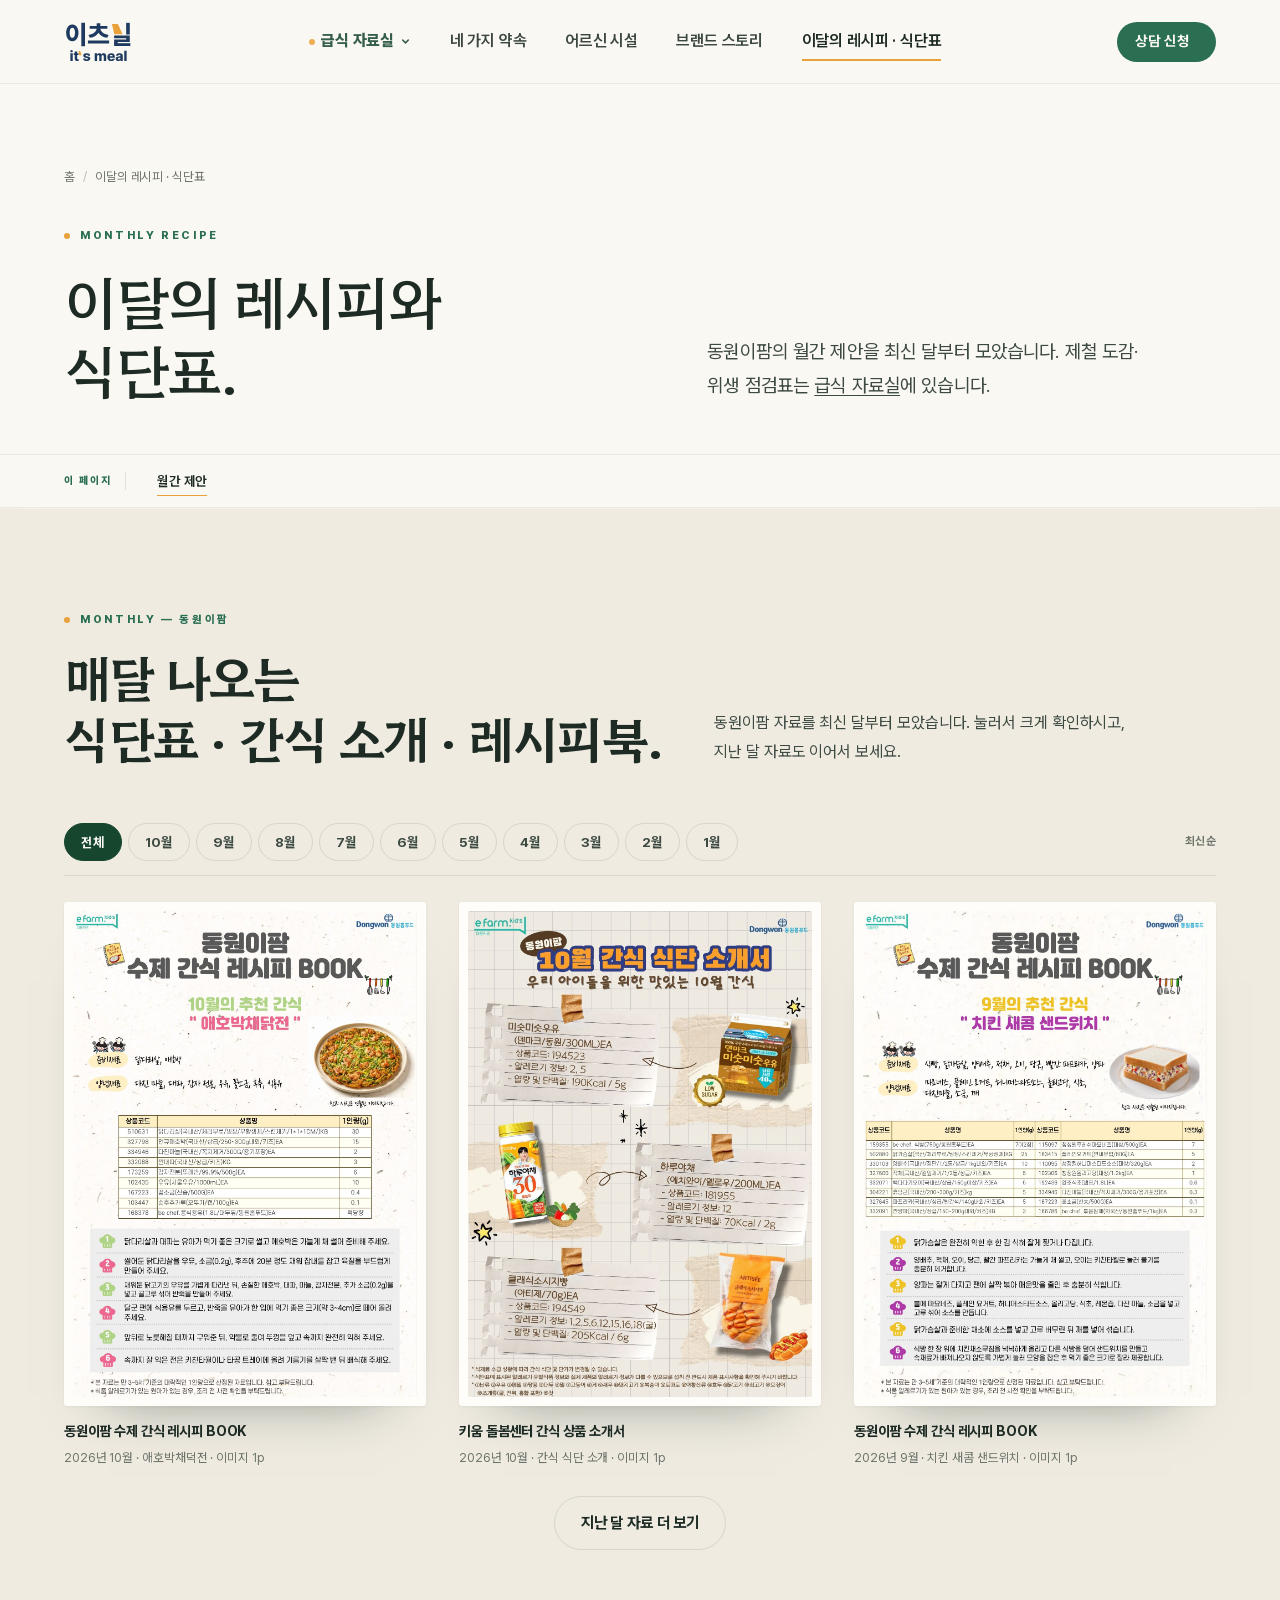
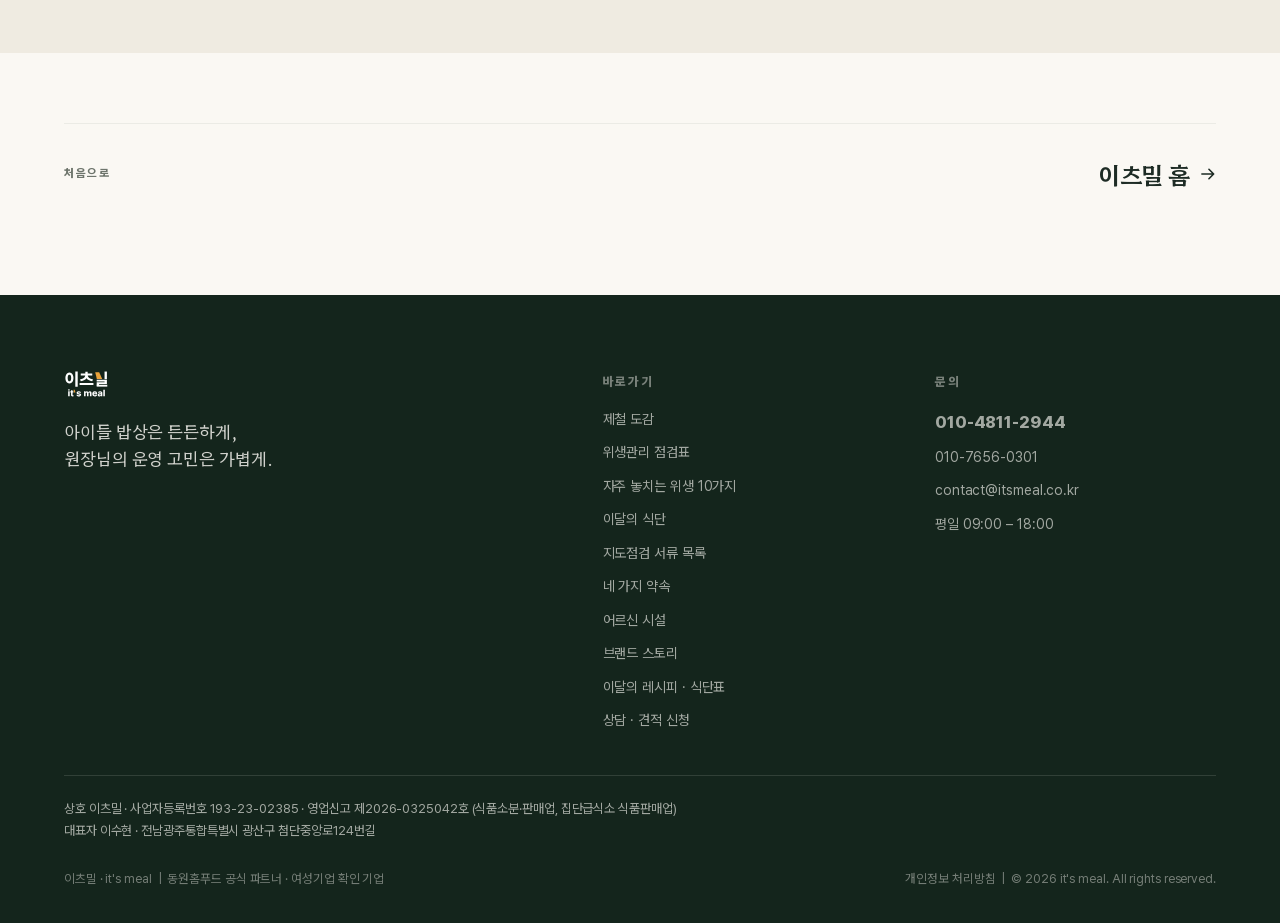
<file: archive.html>
<!DOCTYPE html>
<html lang="ko" data-nav-dark="false">
<head>
<meta charset="utf-8">
<meta name="viewport" content="width=device-width, initial-scale=1">
<title>이달의 레시피 · 식단표 — 동원이팜 월간 자료와 식자재 카탈로그 — 이츠밀</title>
<meta name="description" content="동원이팜 월간 식단표·간식 소개·레시피북과 이츠밀 식자재 카탈로그(PDF)를 확인하세요. 지난 달 자료도 더 볼 수 있습니다.">
<link rel="icon" href="/favicon.svg" type="image/svg+xml">
<link rel="canonical" href="https://itsmeal.co.kr/archive">
<meta property="og:type" content="website">
<meta property="og:locale" content="ko_KR">
<meta property="og:site_name" content="이츠밀">
<meta property="og:title" content="이달의 레시피 · 식단표">
<meta property="og:description" content="동원이팜 월간 자료와 이츠밀 식자재 카탈로그를 한곳에서.">
<meta property="og:url" content="https://itsmeal.co.kr/archive">
<meta property="og:image" content="https://itsmeal.co.kr/og-archive.png">
<meta property="og:image:width" content="1200">
<meta property="og:image:height" content="630">
<meta property="og:image:alt" content="이츠밀 이달의 레시피 · 식단표">
<meta name="twitter:card" content="summary_large_image">
<script type="application/ld+json">
{
  "@context": "https://schema.org",
  "@graph": [
    {
      "@type": "CollectionPage",
      "@id": "https://itsmeal.co.kr/archive#page",
      "url": "https://itsmeal.co.kr/archive",
      "name": "이달의 레시피 · 식단표",
      "inLanguage": "ko-KR",
      "isPartOf": {
        "@id": "https://itsmeal.co.kr/#site"
      },
      "publisher": {
        "@id": "https://itsmeal.co.kr/#org"
      },
      "hasPart": [
        {
          "@type": "DigitalDocument",
          "name": "이츠밀 식자재 카탈로그",
          "url": "https://itsmeal.co.kr/assets/docs/itsmeal-catalog.pdf",
          "encodingFormat": "application/pdf"
        }
      ]
    },
    {
      "@type": "BreadcrumbList",
      "itemListElement": [
        {
          "@type": "ListItem",
          "position": 1,
          "name": "홈",
          "item": "https://itsmeal.co.kr/"
        },
        {
          "@type": "ListItem",
          "position": 2,
          "name": "이달의 레시피 · 식단표",
          "item": "https://itsmeal.co.kr/archive"
        }
      ]
    }
  ]
}
</script>
<link rel="stylesheet" href="assets/css/eatsmil.css?v=6ac4d17e">
<link rel="stylesheet" href="assets/css/home.css?v=a015efe0">
<link rel="stylesheet" href="assets/css/cine.css?v=6cdbda81">
<link rel="stylesheet" href="assets/css/sub.css?v=0b7fb41f">
<link rel="stylesheet" href="assets/css/v3.css?v=66a0f129">
<link rel="stylesheet" href="assets/css/resource.css?v=9a5ef493">
</head>
<body data-page="archive">
<!--gen:nav-->
<header class="nav" id="siteNav">
  <div class="nav__in">
    <a class="nav__logo" href="/" aria-label="이츠밀 홈">
      <img class="logo-navy" src="/assets/logos/mil2-navy.svg" alt="이츠밀">
      <img class="logo-white" src="/assets/logos/mil2-white.svg" alt="" aria-hidden="true">
    </a>
    <nav class="nav__menu"><div class="nav__dd"><a href="/resources" class="nav__ddT">급식 자료실<svg class="nav__chev" viewBox="0 0 12 12" fill="none" stroke="currentColor" stroke-width="1.6" stroke-linecap="round" stroke-linejoin="round"><path d="m3 4.5 3 3 3-3"/></svg></a><div class="nav__ddM"><a href="/resource-season"><b>제철 도감</b><span>식단 짜기 전, 이번 달 제철 확인</span></a><a href="/resource-hygiene-check"><b>위생관리 점검표</b><span>출력해서 매일 체크하는 A4 한 장</span></a><a href="/resource-hygiene-tips"><b>자주 놓치는 위생 10가지</b><span>조리실 게시 · 신규 조리원 교육용</span></a><a href="/menu"><b>이달의 식단</b><span>월~금 간식 식단표와 구성 예시</span></a><a href="/resource-inspection"><b>지도점검 서류 목록</b><span>점검 전에 챙길 급식 서류 확인</span></a></div></div><a href="/promise" class="">네 가지 약속</a><a href="/care" class="">어르신 시설</a><a href="/story" class="">브랜드 스토리</a><a href="/archive" class="is-active">이달의 레시피 · 식단표</a></nav>
    <a class="nav__cta" href="/#contact">상담 신청 <svg viewBox="0 0 17 17" fill="none" stroke="currentColor" stroke-width="1.7" stroke-linecap="round" stroke-linejoin="round"><path d="M2 8.5h12M9.5 3.5 14.5 8.5 9.5 13.5"/></svg></a>
    <button class="nav__burger" aria-label="메뉴 열기" aria-expanded="false"><span></span></button>
  </div>
</header>
<div class="navSheet"><span class="navSheet__h">급식 자료실</span><a class="navSheet__c" href="/resource-season">제철 도감</a><a class="navSheet__c" href="/resource-hygiene-check">위생관리 점검표</a><a class="navSheet__c" href="/resource-hygiene-tips">자주 놓치는 위생 10가지</a><a class="navSheet__c" href="/menu">이달의 식단</a><a class="navSheet__c" href="/resource-inspection">지도점검 서류 목록</a><a href="/promise">네 가지 약속</a><a href="/care">어르신 시설</a><a href="/story">브랜드 스토리</a><a href="/archive">이달의 레시피 · 식단표</a><a href="/#contact">상담 신청</a></div>
<nav class="mbar" id="mbar" aria-label="빠른 메뉴">
  <a href="/"><svg viewBox="0 0 24 24" fill="none" stroke="currentColor" stroke-width="1.7" stroke-linecap="round" stroke-linejoin="round"><path d="M3 11.5 12 4l9 7.5V20a1 1 0 0 1-1 1h-5v-6H9v6H4a1 1 0 0 1-1-1z"/></svg><span>홈</span></a>
  <a href="/resources"><svg viewBox="0 0 24 24" fill="none" stroke="currentColor" stroke-width="1.7" stroke-linecap="round" stroke-linejoin="round"><path d="M6 3h9l4 4v14H6z"/><path d="M14 3v5h5M9 13h6M9 17h6"/></svg><span>급식 자료실</span></a>
  <a href="tel:01048112944"><svg viewBox="0 0 24 24" fill="none" stroke="currentColor" stroke-width="1.7" stroke-linecap="round" stroke-linejoin="round"><path d="M22 16.9v3a2 2 0 0 1-2.2 2 19.8 19.8 0 0 1-8.6-3.1 19.5 19.5 0 0 1-6-6A19.8 19.8 0 0 1 2.1 4.2 2 2 0 0 1 4.1 2h3a2 2 0 0 1 2 1.7c.1.9.4 1.8.7 2.7a2 2 0 0 1-.5 2.1L8 9.8a16 16 0 0 0 6 6l1.3-1.3a2 2 0 0 1 2.1-.4c.9.3 1.8.6 2.7.7a2 2 0 0 1 1.7 2z"/></svg><span>전화</span></a>
  <a class="mbar__cta" href="/#contact"><svg viewBox="0 0 24 24" fill="none" stroke="currentColor" stroke-width="1.7" stroke-linecap="round" stroke-linejoin="round"><path d="M4 5h16v11H8l-4 4z"/></svg><span>상담 신청</span></a>
</nav>
<!--/gen:nav-->

<section class="pageTop">
  <div class="wrap">
    <nav class="crumb"><a href="/">홈</a><span>/</span><span style="opacity:1">이달의 레시피 · 식단표</span></nav>
    <div class="pageTop__in">
      <div>
        <span class="lab" data-reveal>Monthly Recipe</span>
        <h1 data-reveal style="--d:70ms">이달의 레시피와<br>식단표.</h1>
      </div>
      <div class="pageTop__meta" data-reveal style="--d:140ms">
        <p class="lede" style="max-width:36ch">
          동원이팜의 월간 제안을 최신 달부터 모았습니다.
          제철 도감·위생 점검표는 <a href="/resources" style="text-decoration:underline;text-underline-offset:3px">급식 자료실</a>에 있습니다.
        </p>
      </div>
    </div>
  </div>
</section>

<nav class="subnav" id="subnav">
  <div class="wrap subnav__in">
    <span class="subnav__lab">이 페이지</span>
    <a href="#dw" class="is-on">월간 제안</a>
  </div>
</nav>

<!-- ═══ 동원이팜 월간 자료 ═══════════════════════════════════════ -->
<section class="sec sec--band" id="dw">
  <div class="wrap">
    <div class="secHead">
      <div class="secHead__t">
        <span class="lab" data-reveal>Monthly — 동원이팜</span>
        <h2 data-reveal style="--d:70ms">매달 나오는<br>식단표 · 간식 소개 · 레시피북.</h2>
      </div>
      <p class="secHead__a" data-reveal style="--d:140ms">
        동원이팜 자료를 최신 달부터 모았습니다.
        눌러서 크게 확인하시고, 지난 달 자료도 이어서 보세요.
      </p>
    </div>

    <div class="monthBar" data-reveal style="margin-bottom:26px">
      <div class="monthTabs" id="arcTabs"><!--gen:arc-tabs-->
        <button class="monthTab on" data-m="all">전체</button>
        <button class="monthTab" data-m="2026-10">10월</button>
        <button class="monthTab" data-m="2026-09">9월</button>
        <button class="monthTab" data-m="2026-08">8월</button>
        <button class="monthTab" data-m="2026-07">7월</button>
        <button class="monthTab" data-m="2026-06">6월</button>
        <button class="monthTab" data-m="2026-05">5월</button>
        <button class="monthTab" data-m="2026-04">4월</button>
        <button class="monthTab" data-m="2026-03">3월</button>
        <button class="monthTab" data-m="2026-02">2월</button>
        <button class="monthTab" data-m="2026-01">1월</button>
      <!--/gen:arc-tabs--></div>
      <span class="monthBar__note">최신순</span>
    </div>

    <div class="docGrid" id="arcGrid" data-reveal><!--gen:arc-grid-->
      <div class="doc" data-month="2026-10">
        <button class="doc__paper" data-zoom="/assets/dw/recipe-10-1.jpg" data-title="동원이팜 수제 간식 레시피 BOOK" style="border:0;padding:9px">
          <img src="/assets/dw/recipe-10-1.jpg" alt="동원이팜 수제 간식 레시피 BOOK" loading="lazy" decoding="async">
          <span class="doc__zoom">크게 보기</span>
        </button>
        <div><div class="doc__k">동원이팜 수제 간식 레시피 BOOK</div><div class="doc__d">2026년 10월 · 애호박채덕전 · 이미지 1p</div></div>
      </div>
      <div class="doc" data-month="2026-10">
        <button class="doc__paper" data-zoom="/assets/dw/kium-10.jpg" data-title="키움 돌봄센터 간식 상품 소개서" style="border:0;padding:9px">
          <img src="/assets/dw/kium-10.jpg" alt="키움 돌봄센터 간식 상품 소개서" loading="lazy" decoding="async">
          <span class="doc__zoom">크게 보기</span>
        </button>
        <div><div class="doc__k">키움 돌봄센터 간식 상품 소개서</div><div class="doc__d">2026년 10월 · 간식 식단 소개 · 이미지 1p</div></div>
      </div>
      <div class="doc" data-month="2026-09">
        <button class="doc__paper" data-zoom="/assets/dw/recipe-09-1.jpg" data-title="동원이팜 수제 간식 레시피 BOOK" style="border:0;padding:9px">
          <img src="/assets/dw/recipe-09-1.jpg" alt="동원이팜 수제 간식 레시피 BOOK" loading="lazy" decoding="async">
          <span class="doc__zoom">크게 보기</span>
        </button>
        <div><div class="doc__k">동원이팜 수제 간식 레시피 BOOK</div><div class="doc__d">2026년 9월 · 치킨 새콤 샌드위치 · 이미지 1p</div></div>
      </div>
      <div class="doc" data-month="2026-08">
        <button class="doc__paper" data-zoom="/assets/dw/recipe-08-1.jpg" data-title="동원이팜 수제 간식 레시피 BOOK" style="border:0;padding:9px">
          <img src="/assets/dw/recipe-08-1.jpg" alt="동원이팜 수제 간식 레시피 BOOK" loading="lazy" decoding="async">
          <span class="doc__zoom">크게 보기</span>
        </button>
        <div><div class="doc__k">동원이팜 수제 간식 레시피 BOOK</div><div class="doc__d">2026년 8월 · 돈장조림버터밥전 · 이미지 1p</div></div>
      </div>
      <div class="doc" data-month="2026-08">
        <button class="doc__paper" data-zoom="/assets/dw/kium-08.jpg" data-title="키움 돌봄센터 간식 상품 소개서" style="border:0;padding:9px">
          <img src="/assets/dw/kium-08.jpg" alt="키움 돌봄센터 간식 상품 소개서" loading="lazy" decoding="async">
          <span class="doc__zoom">크게 보기</span>
        </button>
        <div><div class="doc__k">키움 돌봄센터 간식 상품 소개서</div><div class="doc__d">2026년 8월 · 간식 식단 소개 · 이미지 1p</div></div>
      </div>
      <div class="doc" data-month="2026-07">
        <button class="doc__paper" data-zoom="/assets/dw/recipe-07-1.jpg" data-title="동원이팜 수제 간식 레시피 BOOK" style="border:0;padding:9px">
          <img src="/assets/dw/recipe-07-1.jpg" alt="동원이팜 수제 간식 레시피 BOOK" loading="lazy" decoding="async">
          <span class="doc__zoom">크게 보기</span>
        </button>
        <div><div class="doc__k">동원이팜 수제 간식 레시피 BOOK</div><div class="doc__d">2026년 7월 · 수제두부피자 · 이미지 1p</div></div>
      </div>
      <div class="doc" data-month="2026-07">
        <button class="doc__paper" data-zoom="/assets/dw/kium-07.jpg" data-title="키움 돌봄센터 간식 상품 소개서" style="border:0;padding:9px">
          <img src="/assets/dw/kium-07.jpg" alt="키움 돌봄센터 간식 상품 소개서" loading="lazy" decoding="async">
          <span class="doc__zoom">크게 보기</span>
        </button>
        <div><div class="doc__k">키움 돌봄센터 간식 상품 소개서</div><div class="doc__d">2026년 7월 · 간식 식단 소개 · 이미지 1p</div></div>
      </div>
      <div class="doc" data-month="2026-06">
        <button class="doc__paper" data-zoom="/assets/dw/recipe-06.jpg" data-title="동원이팜 수제 간식 레시피 BOOK" style="border:0;padding:9px">
          <img src="/assets/dw/recipe-06.jpg" alt="동원이팜 수제 간식 레시피 BOOK" loading="lazy" decoding="async">
          <span class="doc__zoom">크게 보기</span>
        </button>
        <div><div class="doc__k">동원이팜 수제 간식 레시피 BOOK</div><div class="doc__d">2026년 6월 · 모닝방게란방 · 이미지 1p</div></div>
      </div>
      <div class="doc" data-month="2026-06">
        <button class="doc__paper" data-zoom="/assets/dw/kium-06.jpg" data-title="키움 돌봄센터 간식 상품 소개서" style="border:0;padding:9px">
          <img src="/assets/dw/kium-06.jpg" alt="키움 돌봄센터 간식 상품 소개서" loading="lazy" decoding="async">
          <span class="doc__zoom">크게 보기</span>
        </button>
        <div><div class="doc__k">키움 돌봄센터 간식 상품 소개서</div><div class="doc__d">2026년 6월 · 간식 식단 소개 · 이미지 1p</div></div>
      </div>
      <div class="doc" data-month="2026-05">
        <button class="doc__paper" data-zoom="/assets/dw/recipe-05-1.jpg" data-title="동원이팜 수제 간식 레시피 BOOK" style="border:0;padding:9px">
          <img src="/assets/dw/recipe-05-1.jpg" alt="동원이팜 수제 간식 레시피 BOOK" loading="lazy" decoding="async">
          <span class="doc__zoom">크게 보기</span>
        </button>
        <div><div class="doc__k">동원이팜 수제 간식 레시피 BOOK</div><div class="doc__d">2026년 5월 · 제주식 고기국수 · 이미지 1p</div></div>
      </div>
      <div class="doc" data-month="2026-05">
        <button class="doc__paper" data-zoom="/assets/dw/kium-05.jpg" data-title="키움 돌봄센터 간식 상품 소개서" style="border:0;padding:9px">
          <img src="/assets/dw/kium-05.jpg" alt="키움 돌봄센터 간식 상품 소개서" loading="lazy" decoding="async">
          <span class="doc__zoom">크게 보기</span>
        </button>
        <div><div class="doc__k">키움 돌봄센터 간식 상품 소개서</div><div class="doc__d">2026년 5월 · 간식 식단 소개 · 이미지 1p</div></div>
      </div>
      <div class="doc" data-month="2026-04">
        <button class="doc__paper" data-zoom="/assets/dw/recipe-04-1.jpg" data-title="동원이팜 수제 간식 레시피 BOOK" style="border:0;padding:9px">
          <img src="/assets/dw/recipe-04-1.jpg" alt="동원이팜 수제 간식 레시피 BOOK" loading="lazy" decoding="async">
          <span class="doc__zoom">크게 보기</span>
        </button>
        <div><div class="doc__k">동원이팜 수제 간식 레시피 BOOK</div><div class="doc__d">2026년 4월 · 소세지묵은지꼬마김밥 · 이미지 1p</div></div>
      </div>
      <div class="doc" data-month="2026-03">
        <button class="doc__paper" data-zoom="/assets/dw/recipe-03-1.jpg" data-title="동원이팜 수제 간식 레시피 BOOK" style="border:0;padding:9px">
          <img src="/assets/dw/recipe-03-1.jpg" alt="동원이팜 수제 간식 레시피 BOOK" loading="lazy" decoding="async">
          <span class="doc__zoom">크게 보기</span>
        </button>
        <div><div class="doc__k">동원이팜 수제 간식 레시피 BOOK</div><div class="doc__d">2026년 3월 · 오꼬노미야끼 · 이미지 1p</div></div>
      </div>
      <div class="doc" data-month="2026-03">
        <button class="doc__paper" data-zoom="/assets/dw/leaflet-03.jpg" data-title="동원이팜 이달의 간식 상품 소개 리플렛" style="border:0;padding:9px">
          <img src="/assets/dw/leaflet-03.jpg" alt="동원이팜 이달의 간식 상품 소개 리플렛" loading="lazy" decoding="async">
          <span class="doc__zoom">크게 보기</span>
        </button>
        <div><div class="doc__k">동원이팜 이달의 간식 상품 소개 리플렛</div><div class="doc__d">2026년 3월 · 이달의 상품 소개 · 이미지 1p</div></div>
      </div>
      <div class="doc" data-month="2026-02">
        <button class="doc__paper" data-zoom="/assets/dw/recipe-02-1.jpg" data-title="동원이팜 수제 간식 레시피 BOOK" style="border:0;padding:9px">
          <img src="/assets/dw/recipe-02-1.jpg" alt="동원이팜 수제 간식 레시피 BOOK" loading="lazy" decoding="async">
          <span class="doc__zoom">크게 보기</span>
        </button>
        <div><div class="doc__k">동원이팜 수제 간식 레시피 BOOK</div><div class="doc__d">2026년 2월 · 새우크림리조또 · 이미지 1p</div></div>
      </div>
      <div class="doc" data-month="2026-01">
        <button class="doc__paper" data-zoom="/assets/dw/recipe-01-1.jpg" data-title="동원이팜 수제 간식 레시피 BOOK" style="border:0;padding:9px">
          <img src="/assets/dw/recipe-01-1.jpg" alt="동원이팜 수제 간식 레시피 BOOK" loading="lazy" decoding="async">
          <span class="doc__zoom">크게 보기</span>
        </button>
        <div><div class="doc__k">동원이팜 수제 간식 레시피 BOOK</div><div class="doc__d">2026년 1월 · 베이컨감자채전 · 이미지 1p</div></div>
      </div>
    <!--/gen:arc-grid--></div>
    <div class="moreRow" id="arcMoreRow"><button class="btn btn--ghost" id="arcMore" type="button">지난 달 자료 더 보기</button></div>
  </div>
</section>

<section class="sec sec--tight">
  <div class="wrap">
    <div class="nextNav">
      <span class="nextNav__k">처음으로</span>
      <a class="nextNav__a" href="/"><span class="nextNav__t">이츠밀 홈 <svg viewBox="0 0 17 17" fill="none" stroke="currentColor" stroke-width="1.7" stroke-linecap="round" stroke-linejoin="round"><path d="M2 8.5h12M9.5 3.5 14.5 8.5 9.5 13.5"/></svg></span></a>
    </div>
  </div>
</section>

<div class="lightbox" id="lightbox" aria-hidden="true">
  <button class="lightbox__close" aria-label="닫기">
    <svg viewBox="0 0 24 24" fill="none" stroke="currentColor" stroke-width="1.6" stroke-linecap="round"><path d="M6 6l12 12M18 6L6 18"/></svg>
  </button>
  <div class="lightbox__body"><img id="lbImg" alt=""></div>
</div>

<!--gen:foot-->
<footer class="foot">
  <div class="wrap">
    <div class="foot__top">
      <div>
        <img class="foot__logo" src="/assets/logos/mil2-white.svg" alt="이츠밀">
        <p class="foot__tag">아이들 밥상은 든든하게,<br>원장님의 운영 고민은 가볍게.</p>
      </div>
      <div>
        <h5>바로가기</h5>
        <ul>
          <li><a href="/resource-season">제철 도감</a></li>
          <li><a href="/resource-hygiene-check">위생관리 점검표</a></li>
          <li><a href="/resource-hygiene-tips">자주 놓치는 위생 10가지</a></li>
          <li><a href="/menu">이달의 식단</a></li>
          <li><a href="/resource-inspection">지도점검 서류 목록</a></li>
          <li><a href="/promise">네 가지 약속</a></li>
          <li><a href="/care">어르신 시설</a></li>
          <li><a href="/story">브랜드 스토리</a></li>
          <li><a href="/archive">이달의 레시피 · 식단표</a></li>
          <li><a href="/#contact">상담 · 견적 신청</a></li>
        </ul>
      </div>
      <div>
        <h5>문의</h5>
        <ul>
          <li><a class="foot__tel" href="tel:01048112944">010-4811-2944</a></li>
          <li><a href="tel:01076560301">010-7656-0301</a></li>
          <li><!--email_off--><a href="mailto:contact@itsmeal.co.kr">contact@itsmeal.co.kr</a><!--/email_off--></li>
          <li>평일 09:00 – 18:00</li>
        </ul>
      </div>
    </div>
    <p class="foot__biz">상호 이츠밀 · 사업자등록번호 193-23-02385 · 영업신고 제2026-0325042호 (식품소분·판매업, 집단급식소 식품판매업)<br>대표자 이수현 · 전남광주통합특별시 광산구 첨단중앙로124번길</p>
    <div class="foot__bar">
      <span>이츠밀 · it's meal &nbsp;|&nbsp; 동원홈푸드 공식 파트너 · 여성기업 확인 기업</span>
      <span><a href="/privacy">개인정보 처리방침</a> &nbsp;|&nbsp; © 2026 it's meal. All rights reserved.</span>
    </div>
  </div>
</footer>
<!--/gen:foot-->
<script src="vendor/lenis.min.js"></script>
<script src="vendor/gsap.min.js"></script>
<script src="vendor/ScrollTrigger.min.js"></script>
<script src="assets/js/eatsmil.js?v=1e5561b2"></script>
<script>
/* 월 탭: 빌드 때 HTML에 들어간 카드를 숨김/표시 + 확대 보기 */
document.addEventListener('DOMContentLoaded', () => {
  const tabs = document.getElementById('arcTabs')
  const cards = [...document.querySelectorAll('#arcGrid > .doc')]
  if (!tabs) return
  const MAX = 3, more = document.getElementById('arcMore'), moreRow = document.getElementById('arcMoreRow')
  let cur = 'all', expanded = false
  const render = () => {
    cards.forEach((d, i) => { d.hidden = (cur !== 'all' && d.dataset.month !== cur) || (cur === 'all' && !expanded && i >= MAX) })
    if (moreRow) moreRow.hidden = !(cur === 'all' && !expanded && cards.length > MAX)
  }
  if (more) more.addEventListener('click', () => { expanded = true; render() })
  render()

  tabs.addEventListener('click', e => {
    const b = e.target.closest('.monthTab')
    if (!b) return
    tabs.querySelectorAll('.monthTab').forEach(x => x.classList.toggle('on', x === b))
    cur = b.dataset.m; render()
  })

  const lb = document.getElementById('lightbox')
  const img = document.getElementById('lbImg')
  document.querySelectorAll('#arcGrid [data-zoom]').forEach(btn => {
    btn.addEventListener('click', () => {
      img.src = btn.dataset.zoom
      img.alt = btn.dataset.title || ''
      lb.classList.add('is-open')
      lb.setAttribute('aria-hidden', 'false')
      document.body.style.overflow = 'hidden'
    })
  })
})

/* 라이트박스 닫기 */
document.addEventListener('DOMContentLoaded', () => {
  const lb = document.getElementById('lightbox')
  if (!lb) return
  const close = () => {
    lb.classList.remove('is-open')
    lb.setAttribute('aria-hidden', 'true')
    document.body.style.overflow = ''
  }
  lb.addEventListener('click', e => { if (e.target === lb || e.target.closest('.lightbox__close')) close() })
  document.addEventListener('keydown', e => { if (e.key === 'Escape') close() })
})

/* 지면 내 탭 */
document.addEventListener('DOMContentLoaded', () => {
  const links = [...document.querySelectorAll('#subnav a')]
  const secs = links.map(a => document.querySelector(a.getAttribute('href'))).filter(Boolean)
  if (!secs.length) return
  const tick = () => {
    const y = window.scrollY + window.innerHeight * 0.32
    let best = 0
    secs.forEach((s, i) => { if (s.offsetTop <= y) best = i })
    links.forEach((a, i) => a.classList.toggle('is-on', i === best))
  }
  window.addEventListener('scroll', tick, { passive: true })
  tick()
})
</script>
<script src="assets/js/ga.js?v=5f8dd51f"></script>
</body>
</html>
</file>
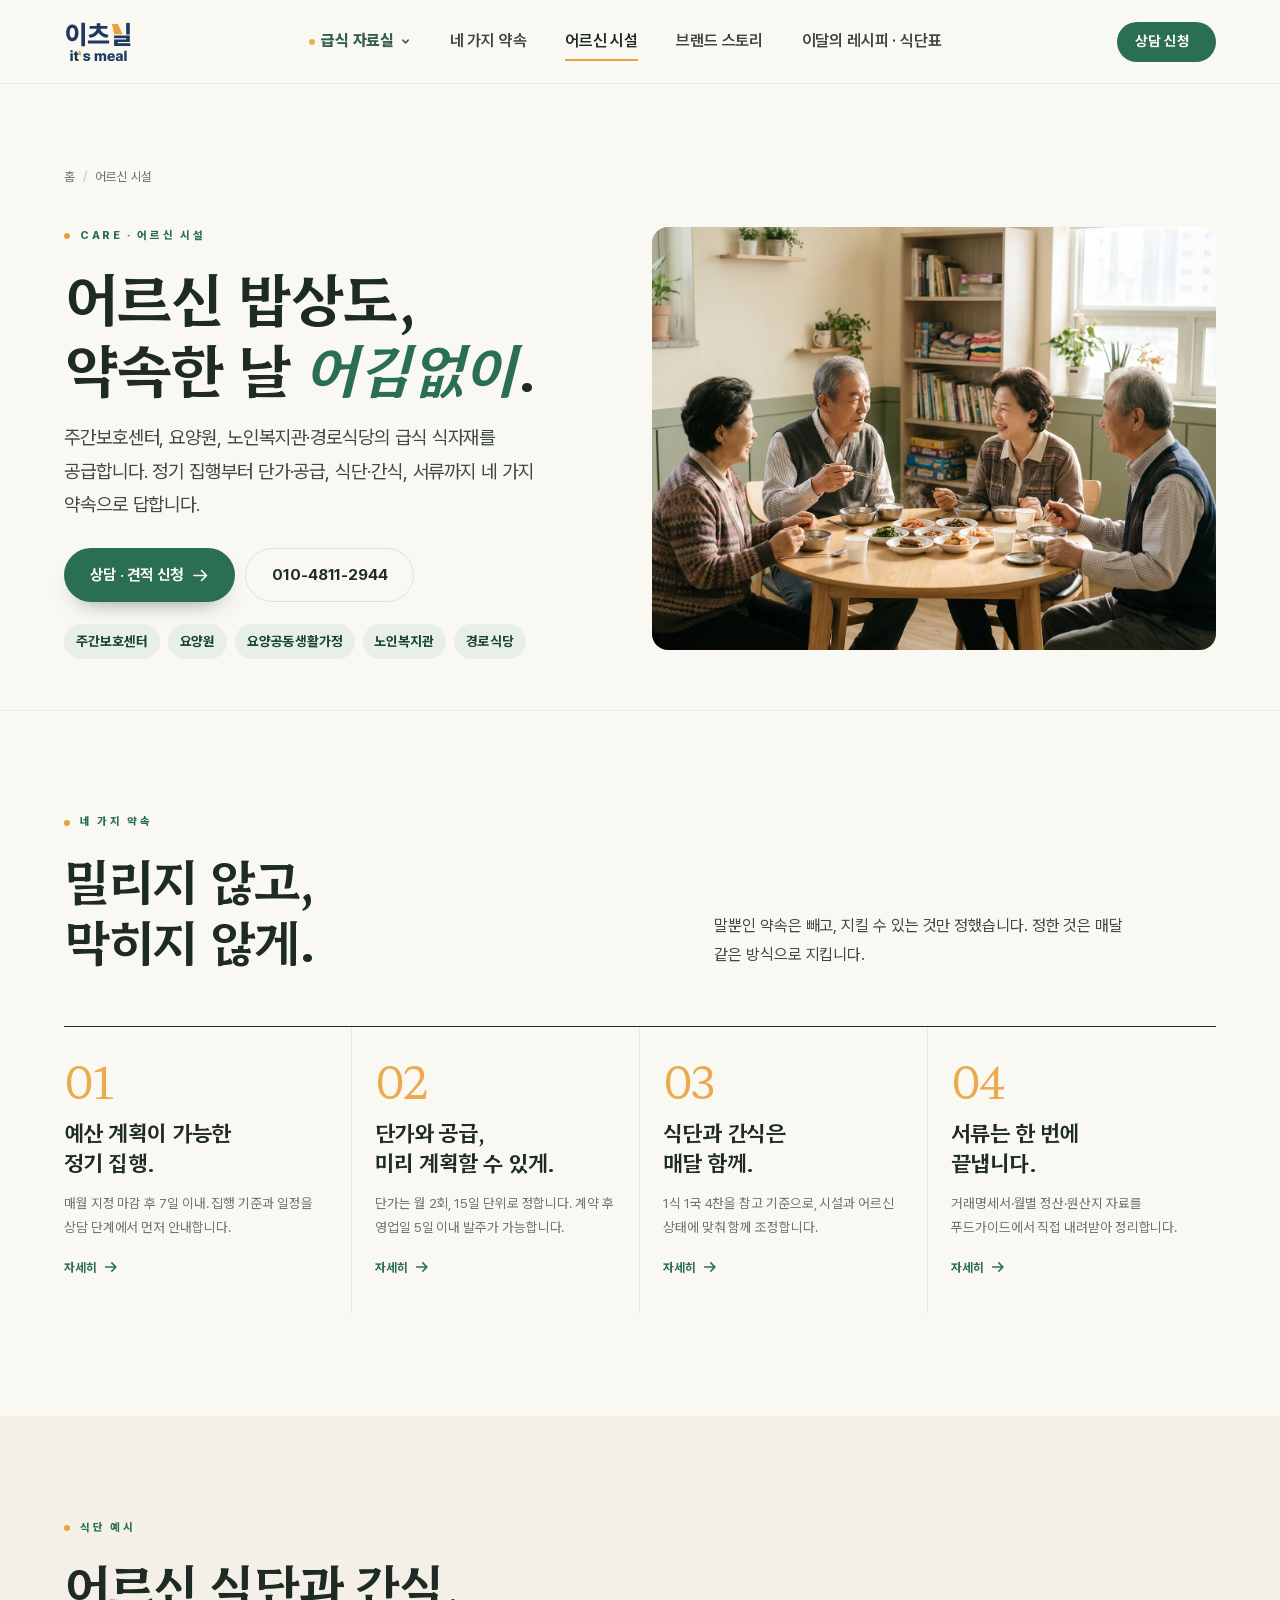
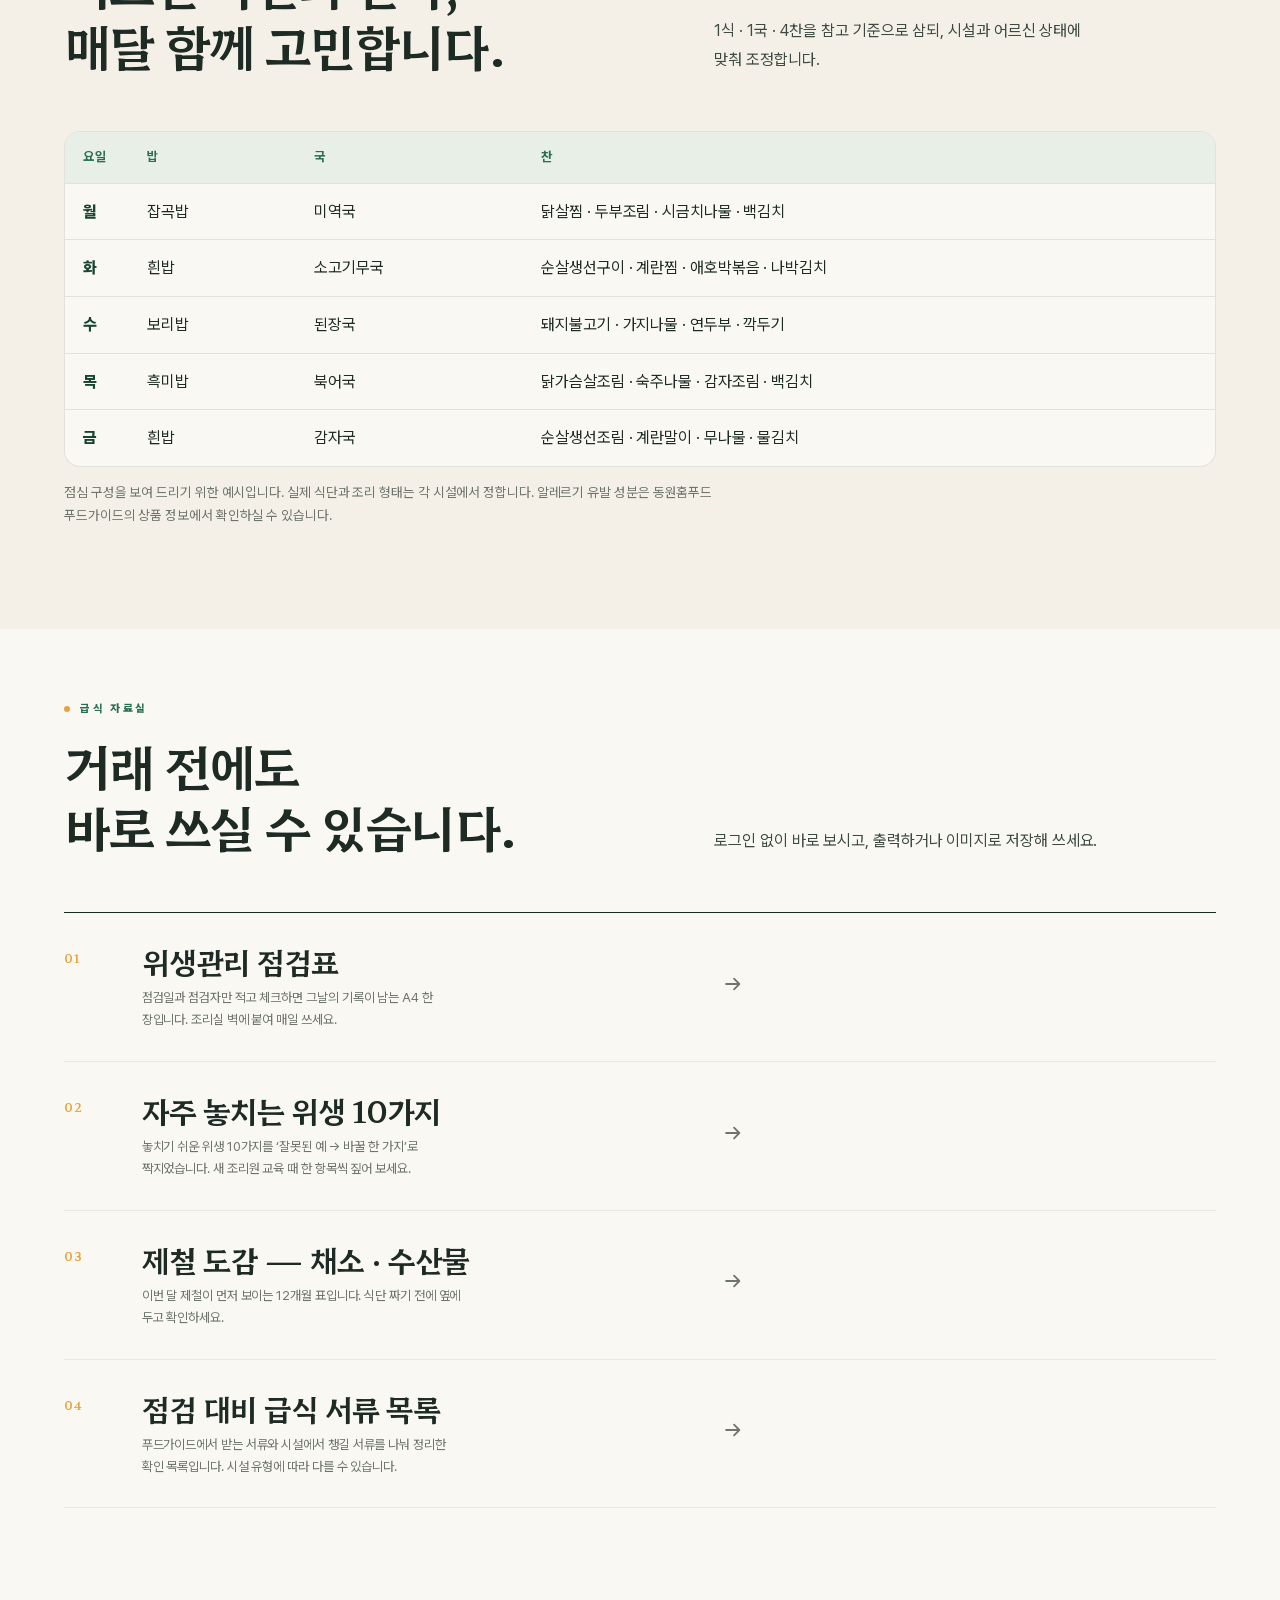
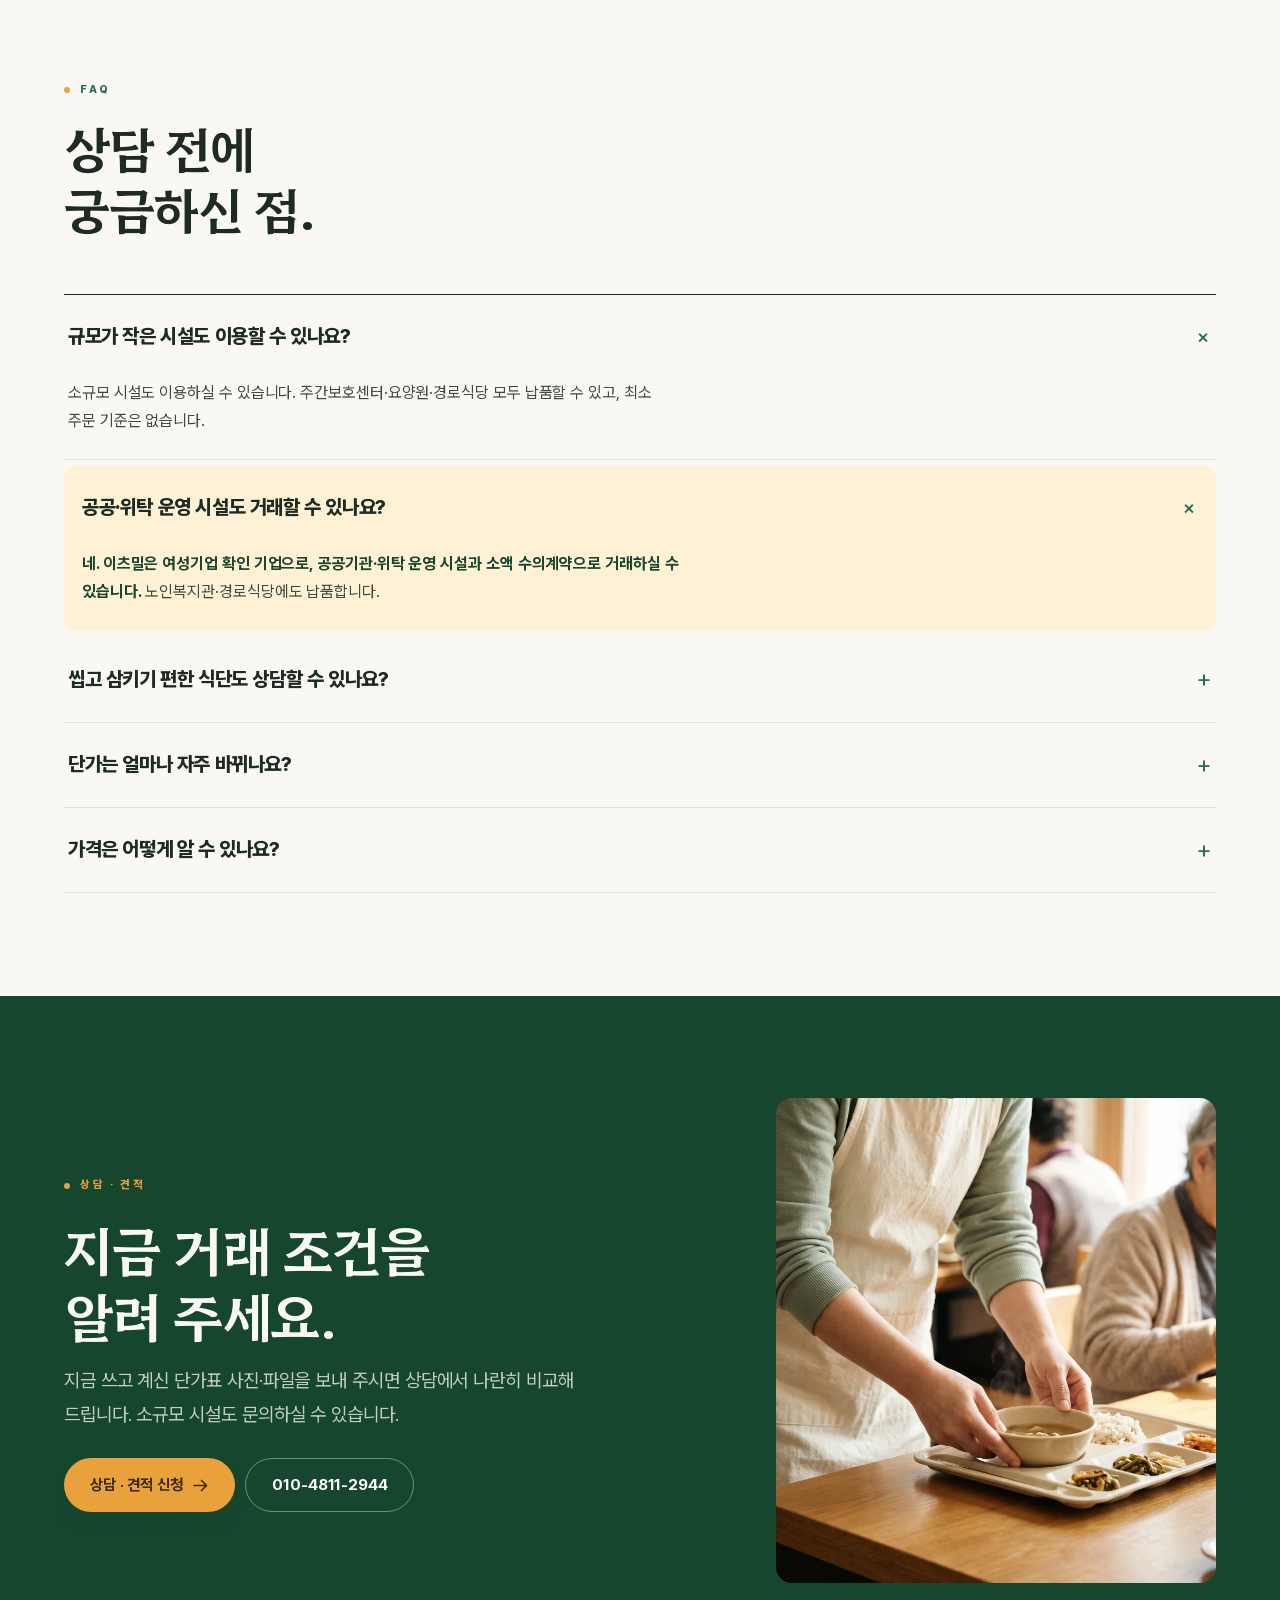
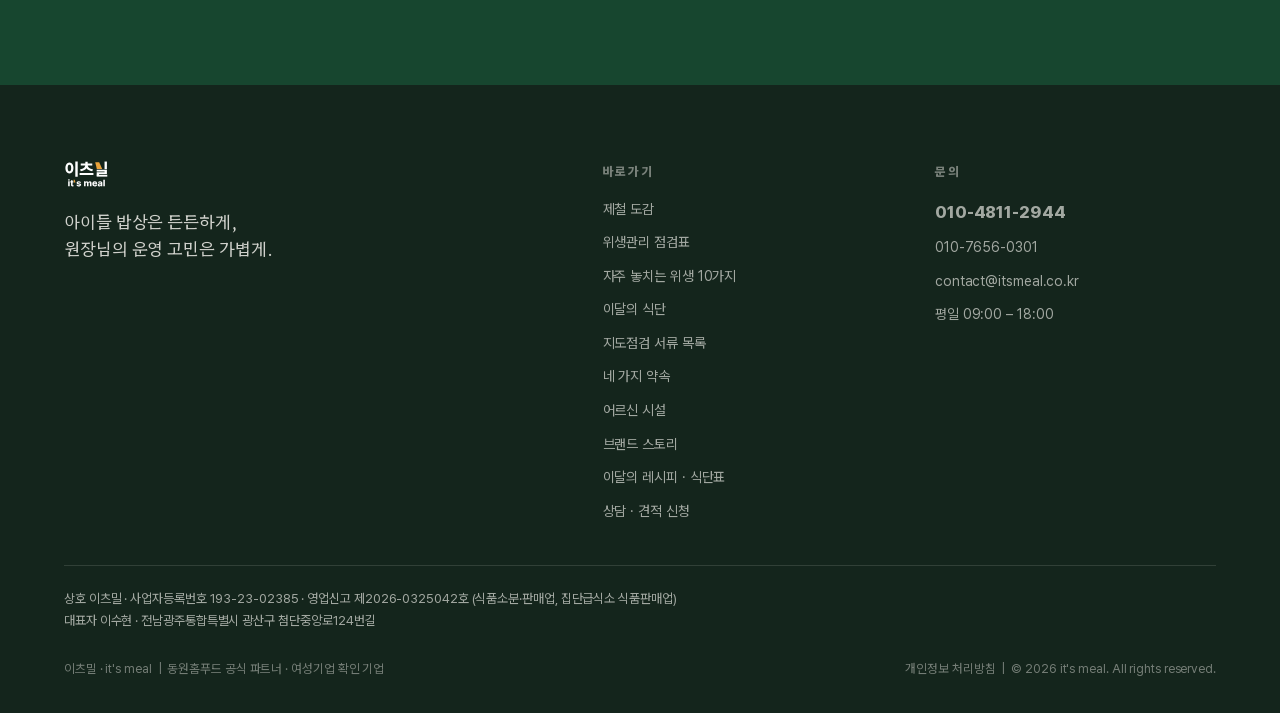
<file: care.html>
<!DOCTYPE html>
<html lang="ko" data-nav-dark="false">
<head>
<meta charset="utf-8">
<meta name="viewport" content="width=device-width, initial-scale=1">
<title>어르신 시설 급식 식자재 — 주간보호센터·요양원·경로식당 — 이츠밀</title>
<meta name="description" content="주간보호센터·요양원·노인복지관·경로식당을 위한 급식 식자재 파트너 이츠밀. 동원홈푸드 공식 파트너. 정한 날의 정기 집행, 보름 단위 단가, 식단·간식, 서류까지 네 가지 약속으로 답합니다.">
<link rel="icon" href="/favicon.svg" type="image/svg+xml">
<link rel="canonical" href="https://itsmeal.co.kr/care">
<meta property="og:type" content="website">
<meta property="og:locale" content="ko_KR">
<meta property="og:site_name" content="이츠밀">
<meta property="og:title" content="어르신 시설 급식 식자재 — 이츠밀">
<meta property="og:description" content="주간보호센터·요양원·경로식당. 약속한 날은 어김없이, 필요한 날은 빠짐없이.">
<meta property="og:url" content="https://itsmeal.co.kr/care">
<meta property="og:image" content="https://itsmeal.co.kr/og-resources-v2.png">
<meta property="og:image:width" content="1200">
<meta property="og:image:height" content="630">
<meta property="og:image:type" content="image/png">
<meta property="og:image:alt" content="이츠밀 — 동원홈푸드 공식 파트너">
<meta name="twitter:card" content="summary_large_image">
<meta name="twitter:image" content="https://itsmeal.co.kr/og-resources-v2.png">
<script type="application/ld+json">
{
  "@context": "https://schema.org",
  "@graph": [
    {
      "@type": "WebPage",
      "@id": "https://itsmeal.co.kr/care#page",
      "url": "https://itsmeal.co.kr/care",
      "name": "어르신 시설 급식 식자재 — 이츠밀",
      "inLanguage": "ko-KR",
      "isPartOf": {
        "@id": "https://itsmeal.co.kr/#site"
      },
      "publisher": {
        "@id": "https://itsmeal.co.kr/#org"
      }
    },
    {
      "@type": "BreadcrumbList",
      "itemListElement": [
        {
          "@type": "ListItem",
          "position": 1,
          "name": "홈",
          "item": "https://itsmeal.co.kr/"
        },
        {
          "@type": "ListItem",
          "position": 2,
          "name": "어르신 시설",
          "item": "https://itsmeal.co.kr/care"
        }
      ]
    }
  ]
}
</script>
<link rel="stylesheet" href="assets/css/eatsmil.css?v=6ac4d17e">
<link rel="stylesheet" href="assets/css/home.css?v=a015efe0">
<link rel="stylesheet" href="assets/css/cine.css?v=6cdbda81">
<link rel="stylesheet" href="assets/css/sub.css?v=0b7fb41f">
<link rel="stylesheet" href="assets/css/v3.css?v=66a0f129">
<link rel="stylesheet" href="assets/css/resource.css?v=9a5ef493">
</head>
<body data-page="care">
<!--gen:nav-->
<header class="nav" id="siteNav">
  <div class="nav__in">
    <a class="nav__logo" href="/" aria-label="이츠밀 홈">
      <img class="logo-navy" src="/assets/logos/mil2-navy.svg" alt="이츠밀">
      <img class="logo-white" src="/assets/logos/mil2-white.svg" alt="" aria-hidden="true">
    </a>
    <nav class="nav__menu"><div class="nav__dd"><a href="/resources" class="nav__ddT">급식 자료실<svg class="nav__chev" viewBox="0 0 12 12" fill="none" stroke="currentColor" stroke-width="1.6" stroke-linecap="round" stroke-linejoin="round"><path d="m3 4.5 3 3 3-3"/></svg></a><div class="nav__ddM"><a href="/resource-season"><b>제철 도감</b><span>식단 짜기 전, 이번 달 제철 확인</span></a><a href="/resource-hygiene-check"><b>위생관리 점검표</b><span>출력해서 매일 체크하는 A4 한 장</span></a><a href="/resource-hygiene-tips"><b>자주 놓치는 위생 10가지</b><span>조리실 게시 · 신규 조리원 교육용</span></a><a href="/menu"><b>이달의 식단</b><span>월~금 간식 식단표와 구성 예시</span></a><a href="/resource-inspection"><b>지도점검 서류 목록</b><span>점검 전에 챙길 급식 서류 확인</span></a></div></div><a href="/promise" class="">네 가지 약속</a><a href="/care" class="is-active">어르신 시설</a><a href="/story" class="">브랜드 스토리</a><a href="/archive" class="">이달의 레시피 · 식단표</a></nav>
    <a class="nav__cta" href="/#contact">상담 신청 <svg viewBox="0 0 17 17" fill="none" stroke="currentColor" stroke-width="1.7" stroke-linecap="round" stroke-linejoin="round"><path d="M2 8.5h12M9.5 3.5 14.5 8.5 9.5 13.5"/></svg></a>
    <button class="nav__burger" aria-label="메뉴 열기" aria-expanded="false"><span></span></button>
  </div>
</header>
<div class="navSheet"><span class="navSheet__h">급식 자료실</span><a class="navSheet__c" href="/resource-season">제철 도감</a><a class="navSheet__c" href="/resource-hygiene-check">위생관리 점검표</a><a class="navSheet__c" href="/resource-hygiene-tips">자주 놓치는 위생 10가지</a><a class="navSheet__c" href="/menu">이달의 식단</a><a class="navSheet__c" href="/resource-inspection">지도점검 서류 목록</a><a href="/promise">네 가지 약속</a><a href="/care">어르신 시설</a><a href="/story">브랜드 스토리</a><a href="/archive">이달의 레시피 · 식단표</a><a href="/#contact">상담 신청</a></div>
<nav class="mbar" id="mbar" aria-label="빠른 메뉴">
  <a href="/"><svg viewBox="0 0 24 24" fill="none" stroke="currentColor" stroke-width="1.7" stroke-linecap="round" stroke-linejoin="round"><path d="M3 11.5 12 4l9 7.5V20a1 1 0 0 1-1 1h-5v-6H9v6H4a1 1 0 0 1-1-1z"/></svg><span>홈</span></a>
  <a href="/resources"><svg viewBox="0 0 24 24" fill="none" stroke="currentColor" stroke-width="1.7" stroke-linecap="round" stroke-linejoin="round"><path d="M6 3h9l4 4v14H6z"/><path d="M14 3v5h5M9 13h6M9 17h6"/></svg><span>급식 자료실</span></a>
  <a href="tel:01048112944"><svg viewBox="0 0 24 24" fill="none" stroke="currentColor" stroke-width="1.7" stroke-linecap="round" stroke-linejoin="round"><path d="M22 16.9v3a2 2 0 0 1-2.2 2 19.8 19.8 0 0 1-8.6-3.1 19.5 19.5 0 0 1-6-6A19.8 19.8 0 0 1 2.1 4.2 2 2 0 0 1 4.1 2h3a2 2 0 0 1 2 1.7c.1.9.4 1.8.7 2.7a2 2 0 0 1-.5 2.1L8 9.8a16 16 0 0 0 6 6l1.3-1.3a2 2 0 0 1 2.1-.4c.9.3 1.8.6 2.7.7a2 2 0 0 1 1.7 2z"/></svg><span>전화</span></a>
  <a class="mbar__cta" href="/#contact"><svg viewBox="0 0 24 24" fill="none" stroke="currentColor" stroke-width="1.7" stroke-linecap="round" stroke-linejoin="round"><path d="M4 5h16v11H8l-4 4z"/></svg><span>상담 신청</span></a>
</nav>
<!--/gen:nav-->

<section class="pageTop">
  <div class="wrap">
    <nav class="crumb"><a href="/">홈</a><span>/</span><span style="opacity:1">어르신 시설</span></nav>
    <div class="careTop">
      <div>
        <span class="lab" data-reveal>Care · 어르신 시설</span>
        <h1 data-reveal style="--d:70ms">어르신 밥상도,<br>약속한 날 <em>어김없이</em>.</h1>
        <p class="lede" style="margin-top:18px;max-width:40ch" data-reveal>
          주간보호센터, 요양원, 노인복지관·경로식당의 급식 식자재를 공급합니다.
          정기 집행부터 단가·공급, 식단·간식, 서류까지 네 가지 약속으로 답합니다.
        </p>
        <div class="careTop__acts" data-reveal>
          <a class="btn btn--primary" href="/?from=care#contact">상담 · 견적 신청 <svg viewBox="0 0 17 17" fill="none" stroke="currentColor" stroke-width="1.7" stroke-linecap="round" stroke-linejoin="round"><path d="M2 8.5h12M9.5 3.5 14.5 8.5 9.5 13.5"/></svg></a>
          <a class="btn btn--ghost" href="tel:01048112944">010-4811-2944</a>
        </div>
        <ul class="careTags" data-reveal>
          <li>주간보호센터</li><li>요양원</li><li>요양공동생활가정</li><li>노인복지관</li><li>경로식당</li>
        </ul>
      </div>
      <figure class="careTop__ph" data-reveal style="--d:120ms">
        <img src="assets/web/care-table.webp" alt="어르신들이 둘러앉아 식사하는 모습" width="1600" height="1073" fetchpriority="high">
      </figure>
    </div>
  </div>
</section>

<section class="sec" id="promise">
  <div class="wrap">
    <div class="secHead">
      <div class="secHead__t">
        <span class="lab" data-reveal>네 가지 약속</span>
        <h2 data-reveal style="--d:70ms">밀리지 않고,<br>막히지 않게.</h2>
      </div>
      <p class="secHead__a" data-reveal style="--d:140ms">
        말뿐인 약속은 빼고, 지킬 수 있는 것만 정했습니다. 정한 것은 매달 같은 방식으로 지킵니다.
      </p>
    </div>
    <div class="quad" data-reveal>
      <a class="quad__i" href="/promise#p01">
        <span class="quad__n">01</span>
        <h3 class="quad__t">예산 계획이 가능한<br>정기 집행.</h3>
        <p class="quad__d">매월 지정 마감 후 7일 이내. 집행 기준과 일정을 상담 단계에서 먼저 안내합니다.</p>
        <span class="quad__go">자세히 <svg viewBox="0 0 17 17" fill="none" stroke="currentColor" stroke-width="1.8" stroke-linecap="round" stroke-linejoin="round"><path d="M2 8.5h12M9.5 3.5 14.5 8.5 9.5 13.5"/></svg></span>
      </a>
      <a class="quad__i" href="/promise#p02">
        <span class="quad__n">02</span>
        <h3 class="quad__t">단가와 공급,<br>미리 계획할 수 있게.</h3>
        <p class="quad__d">단가는 월 2회, 15일 단위로 정합니다. 계약 후 영업일 5일 이내 발주가 가능합니다.</p>
        <span class="quad__go">자세히 <svg viewBox="0 0 17 17" fill="none" stroke="currentColor" stroke-width="1.8" stroke-linecap="round" stroke-linejoin="round"><path d="M2 8.5h12M9.5 3.5 14.5 8.5 9.5 13.5"/></svg></span>
      </a>
      <a class="quad__i" href="/promise#p03">
        <span class="quad__n">03</span>
        <h3 class="quad__t">식단과 간식은<br>매달 함께.</h3>
        <p class="quad__d">1식 1국 4찬을 참고 기준으로, 시설과 어르신 상태에 맞춰 함께 조정합니다.</p>
        <span class="quad__go">자세히 <svg viewBox="0 0 17 17" fill="none" stroke="currentColor" stroke-width="1.8" stroke-linecap="round" stroke-linejoin="round"><path d="M2 8.5h12M9.5 3.5 14.5 8.5 9.5 13.5"/></svg></span>
      </a>
      <a class="quad__i" href="/promise#p04">
        <span class="quad__n">04</span>
        <h3 class="quad__t">서류는 한 번에<br>끝냅니다.</h3>
        <p class="quad__d">거래명세서·월별 정산·원산지 자료를 푸드가이드에서 직접 내려받아 정리합니다.</p>
        <span class="quad__go">자세히 <svg viewBox="0 0 17 17" fill="none" stroke="currentColor" stroke-width="1.8" stroke-linecap="round" stroke-linejoin="round"><path d="M2 8.5h12M9.5 3.5 14.5 8.5 9.5 13.5"/></svg></span>
      </a>
    </div>
  </div>
</section>

<section class="sec sec--warm" id="menu">
  <div class="wrap">
    <div class="secHead">
      <div class="secHead__t">
        <span class="lab" data-reveal>식단 예시</span>
        <h2 data-reveal style="--d:70ms">어르신 식단과 간식,<br>매달 함께 고민합니다.</h2>
      </div>
      <p class="secHead__a" data-reveal style="--d:140ms">
        1식 · 1국 · 4찬을 참고 기준으로 삼되, 시설과 어르신 상태에 맞춰 조정합니다.
      </p>
    </div>
    <div class="careMenu" data-reveal>
      <table>
        <thead><tr><th scope="col">요일</th><th scope="col">밥</th><th scope="col">국</th><th scope="col">찬</th></tr></thead>
        <tbody>
        <tr><th scope="row">월</th><td>잡곡밥</td><td>미역국</td><td>닭살찜 · 두부조림 · 시금치나물 · 백김치</td></tr>
        <tr><th scope="row">화</th><td>흰밥</td><td>소고기무국</td><td>순살생선구이 · 계란찜 · 애호박볶음 · 나박김치</td></tr>
        <tr><th scope="row">수</th><td>보리밥</td><td>된장국</td><td>돼지불고기 · 가지나물 · 연두부 · 깍두기</td></tr>
        <tr><th scope="row">목</th><td>흑미밥</td><td>북어국</td><td>닭가슴살조림 · 숙주나물 · 감자조림 · 백김치</td></tr>
        <tr><th scope="row">금</th><td>흰밥</td><td>감자국</td><td>순살생선조림 · 계란말이 · 무나물 · 물김치</td></tr>
        </tbody>
      </table>
    </div>
    <p class="careNote" data-reveal>점심 구성을 보여 드리기 위한 예시입니다. 실제 식단과 조리 형태는 각 시설에서 정합니다. 알레르기 유발 성분은 동원홈푸드 푸드가이드의 상품 정보에서 확인하실 수 있습니다.</p>
  </div>
</section>

<section class="sec sec--tight" id="field">
  <div class="wrap">
    <div class="secHead">
      <div class="secHead__t">
        <span class="lab" data-reveal>급식 자료실</span>
        <h2 data-reveal style="--d:70ms">거래 전에도<br>바로 쓰실 수 있습니다.</h2>
      </div>
      <p class="secHead__a" data-reveal style="--d:140ms">로그인 없이 바로 보시고, 출력하거나 이미지로 저장해 쓰세요.</p>
    </div>
    <div class="idx">
      <a class="idx__row" href="/resource-hygiene-check" data-reveal>
        <span class="idx__n">01</span>
        <div>
          <div class="idx__t">위생관리 점검표</div>
          <p class="idx__s">점검일과 점검자만 적고 체크하면 그날의 기록이 남는 A4 한 장입니다. 조리실 벽에 붙여 매일 쓰세요.</p>
        </div>
        <span class="idx__go"><svg viewBox="0 0 17 17" fill="none" stroke="currentColor" stroke-width="1.7" stroke-linecap="round" stroke-linejoin="round"><path d="M2 8.5h12M9.5 3.5 14.5 8.5 9.5 13.5"/></svg></span>
      </a>
      <a class="idx__row" href="/resource-hygiene-tips" data-reveal>
        <span class="idx__n">02</span>
        <div>
          <div class="idx__t">자주 놓치는 위생 10가지</div>
          <p class="idx__s">놓치기 쉬운 위생 10가지를 ‘잘못된 예 → 바꿀 한 가지’로 짝지었습니다. 새 조리원 교육 때 한 항목씩 짚어 보세요.</p>
        </div>
        <span class="idx__go"><svg viewBox="0 0 17 17" fill="none" stroke="currentColor" stroke-width="1.7" stroke-linecap="round" stroke-linejoin="round"><path d="M2 8.5h12M9.5 3.5 14.5 8.5 9.5 13.5"/></svg></span>
      </a>
      <a class="idx__row" href="/resource-season" data-reveal>
        <span class="idx__n">03</span>
        <div>
          <div class="idx__t">제철 도감 — 채소 · 수산물</div>
          <p class="idx__s">이번 달 제철이 먼저 보이는 12개월 표입니다. 식단 짜기 전에 옆에 두고 확인하세요.</p>
        </div>
        <span class="idx__go"><svg viewBox="0 0 17 17" fill="none" stroke="currentColor" stroke-width="1.7" stroke-linecap="round" stroke-linejoin="round"><path d="M2 8.5h12M9.5 3.5 14.5 8.5 9.5 13.5"/></svg></span>
      </a>
      <a class="idx__row" href="/resource-inspection" data-reveal>
        <span class="idx__n">04</span>
        <div>
          <div class="idx__t">점검 대비 급식 서류 목록</div>
          <p class="idx__s">푸드가이드에서 받는 서류와 시설에서 챙길 서류를 나눠 정리한 확인 목록입니다. 시설 유형에 따라 다를 수 있습니다.</p>
        </div>
        <span class="idx__go"><svg viewBox="0 0 17 17" fill="none" stroke="currentColor" stroke-width="1.7" stroke-linecap="round" stroke-linejoin="round"><path d="M2 8.5h12M9.5 3.5 14.5 8.5 9.5 13.5"/></svg></span>
      </a>
    </div>
  </div>
</section>

<section class="sec" id="faq">
  <div class="wrap">
    <div class="secHead">
      <div class="secHead__t">
        <span class="lab" data-reveal>FAQ</span>
        <h2 data-reveal style="--d:70ms">상담 전에<br>궁금하신 점.</h2>
      </div>
    </div>
    <div class="faq" data-reveal>
      <details class="faq__i" open>
        <summary>규모가 작은 시설도 이용할 수 있나요?</summary>
        <p>소규모 시설도 이용하실 수 있습니다. 주간보호센터·요양원·경로식당 모두 납품할 수 있고, 최소 주문 기준은 없습니다.</p>
      </details>
      <details class="faq__i faq__i--hl" open>
        <summary>공공·위탁 운영 시설도 거래할 수 있나요?</summary>
        <p><b>네. 이츠밀은 여성기업 확인 기업으로, 공공기관·위탁 운영 시설과 소액 수의계약으로 거래하실 수 있습니다.</b> 노인복지관·경로식당에도 납품합니다.</p>
      </details>
      <details class="faq__i">
        <summary>씹고 삼키기 편한 식단도 상담할 수 있나요?</summary>
        <p>시설의 조리 형태(다진식·죽식 등)에 맞는 식자재와 상품을 상담에서 함께 찾아 드립니다. 제공 범위는 상담 시 안내합니다.</p>
      </details>
      <details class="faq__i">
        <summary>단가는 얼마나 자주 바뀌나요?</summary>
        <p>월 2회, 15일 단위로 정합니다. 정한 단가는 그 보름 동안 유지됩니다.</p>
      </details>
      <details class="faq__i">
        <summary>가격은 어떻게 알 수 있나요?</summary>
        <p>가격은 상담 시 안내합니다. 지금 쓰고 계신 단가표가 있다면 사진·파일을 <strong class="mailHi"><!--email_off-->contact@itsmeal.co.kr<!--/email_off--></strong>로 보내 주셔도 됩니다.</p>
      </details>
    </div>
  </div>
</section>

<section class="sec section--deep careCta">
  <div class="wrap careCta__in">
    <div data-reveal>
      <span class="lab lab--light" style="color:var(--amber)">상담 · 견적</span>
      <h2 class="h2" style="margin-top:18px">지금 거래 조건을<br>알려 주세요.</h2>
      <p class="lede" style="margin-top:18px">지금 쓰고 계신 단가표 사진·파일을 보내 주시면 상담에서 나란히 비교해 드립니다. 소규모 시설도 문의하실 수 있습니다.</p>
      <div class="careTop__acts">
        <a class="btn btn--primary" href="/?from=care#contact" data-ga="care_contact_click">상담 · 견적 신청 <svg viewBox="0 0 17 17" fill="none" stroke="currentColor" stroke-width="1.7" stroke-linecap="round" stroke-linejoin="round"><path d="M2 8.5h12M9.5 3.5 14.5 8.5 9.5 13.5"/></svg></a>
        <a class="btn btn--ghost careCta__tel" href="tel:01048112944">010-4811-2944</a>
      </div>
    </div>
    <figure class="careCta__ph" data-reveal style="--d:120ms">
      <img src="assets/web/care-serve.webp" alt="어르신께 식사를 배식하는 모습" width="821" height="1100" loading="lazy" decoding="async">
    </figure>
  </div>
</section>

<!--gen:foot-->
<footer class="foot">
  <div class="wrap">
    <div class="foot__top">
      <div>
        <img class="foot__logo" src="/assets/logos/mil2-white.svg" alt="이츠밀">
        <p class="foot__tag">아이들 밥상은 든든하게,<br>원장님의 운영 고민은 가볍게.</p>
      </div>
      <div>
        <h5>바로가기</h5>
        <ul>
          <li><a href="/resource-season">제철 도감</a></li>
          <li><a href="/resource-hygiene-check">위생관리 점검표</a></li>
          <li><a href="/resource-hygiene-tips">자주 놓치는 위생 10가지</a></li>
          <li><a href="/menu">이달의 식단</a></li>
          <li><a href="/resource-inspection">지도점검 서류 목록</a></li>
          <li><a href="/promise">네 가지 약속</a></li>
          <li><a href="/care">어르신 시설</a></li>
          <li><a href="/story">브랜드 스토리</a></li>
          <li><a href="/archive">이달의 레시피 · 식단표</a></li>
          <li><a href="/#contact">상담 · 견적 신청</a></li>
        </ul>
      </div>
      <div>
        <h5>문의</h5>
        <ul>
          <li><a class="foot__tel" href="tel:01048112944">010-4811-2944</a></li>
          <li><a href="tel:01076560301">010-7656-0301</a></li>
          <li><!--email_off--><a href="mailto:contact@itsmeal.co.kr">contact@itsmeal.co.kr</a><!--/email_off--></li>
          <li>평일 09:00 – 18:00</li>
        </ul>
      </div>
    </div>
    <p class="foot__biz">상호 이츠밀 · 사업자등록번호 193-23-02385 · 영업신고 제2026-0325042호 (식품소분·판매업, 집단급식소 식품판매업)<br>대표자 이수현 · 전남광주통합특별시 광산구 첨단중앙로124번길</p>
    <div class="foot__bar">
      <span>이츠밀 · it's meal &nbsp;|&nbsp; 동원홈푸드 공식 파트너 · 여성기업 확인 기업</span>
      <span><a href="/privacy">개인정보 처리방침</a> &nbsp;|&nbsp; © 2026 it's meal. All rights reserved.</span>
    </div>
  </div>
</footer>
<!--/gen:foot-->
<script src="vendor/lenis.min.js"></script>
<script src="vendor/gsap.min.js"></script>
<script src="vendor/ScrollTrigger.min.js"></script>
<script src="assets/js/eatsmil.js?v=1e5561b2"></script>
<script src="assets/js/ga.js?v=5f8dd51f"></script>
</body>
</html>
</file>
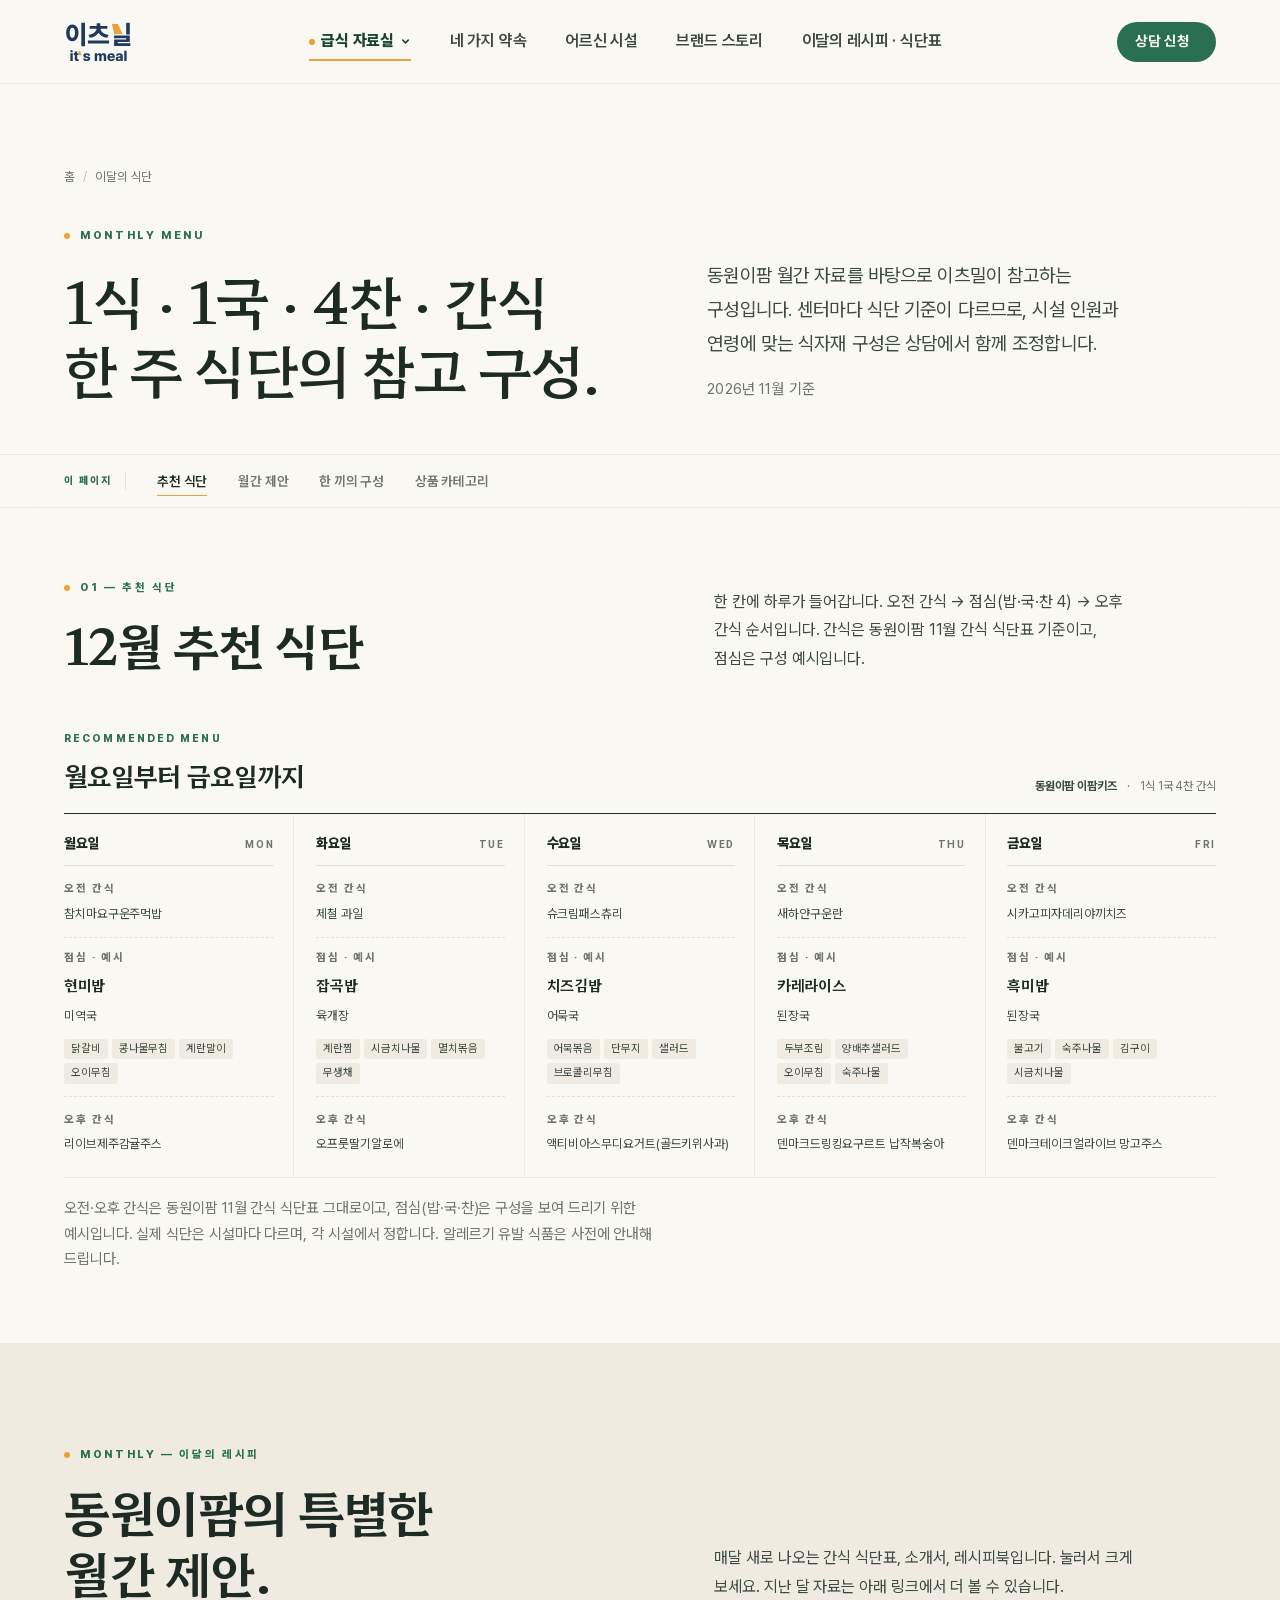
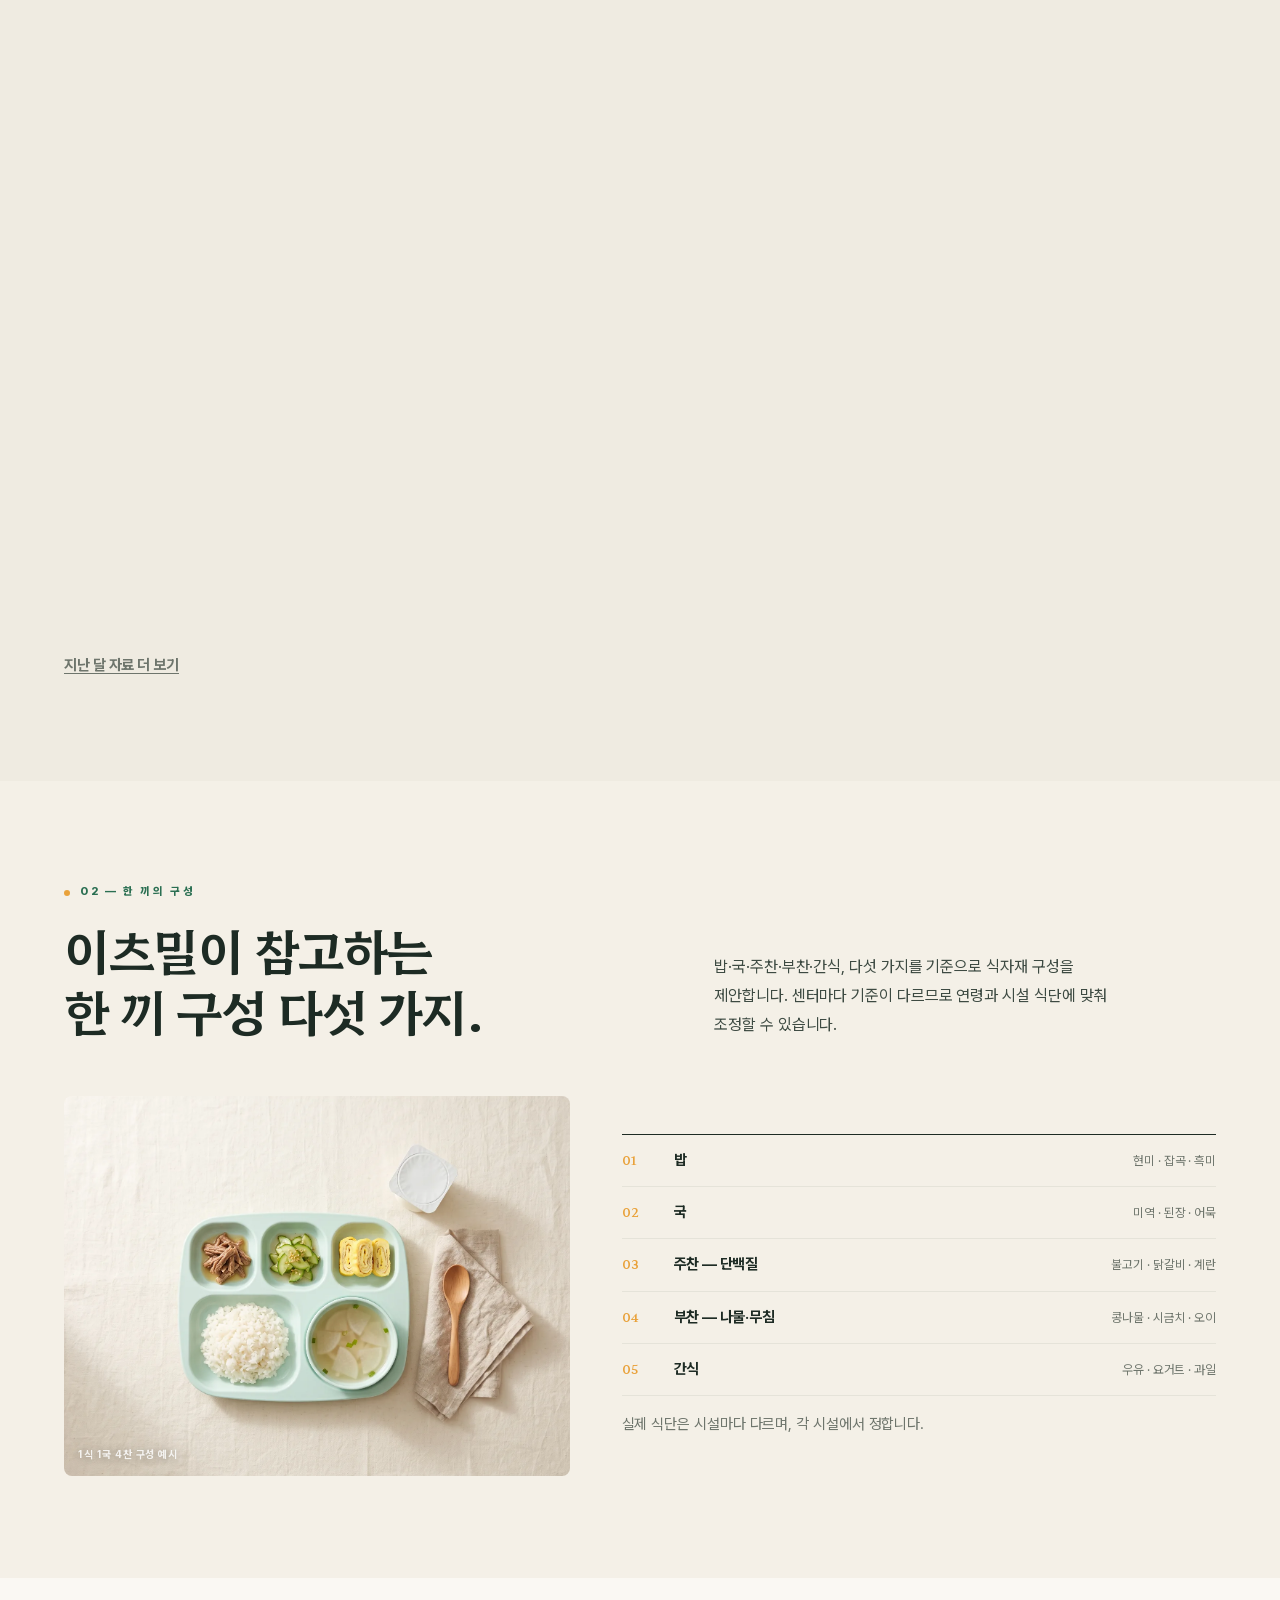
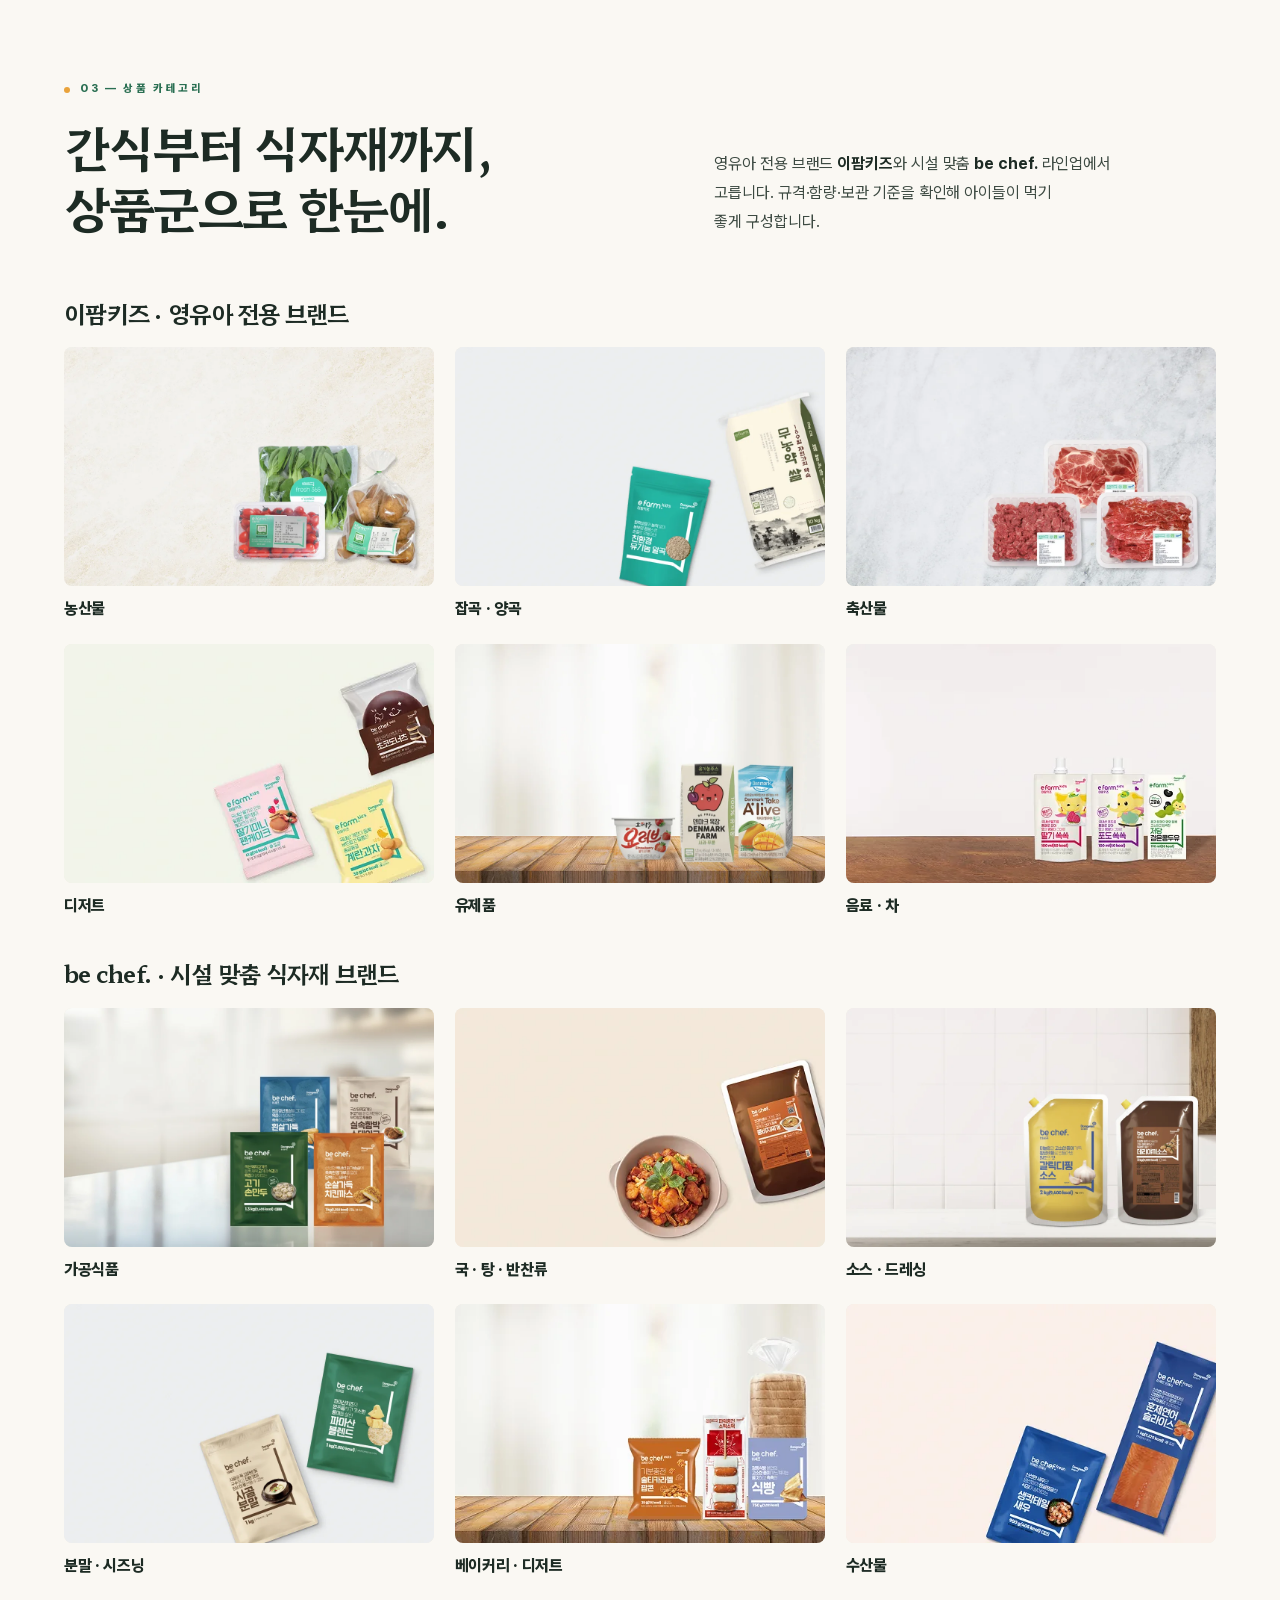
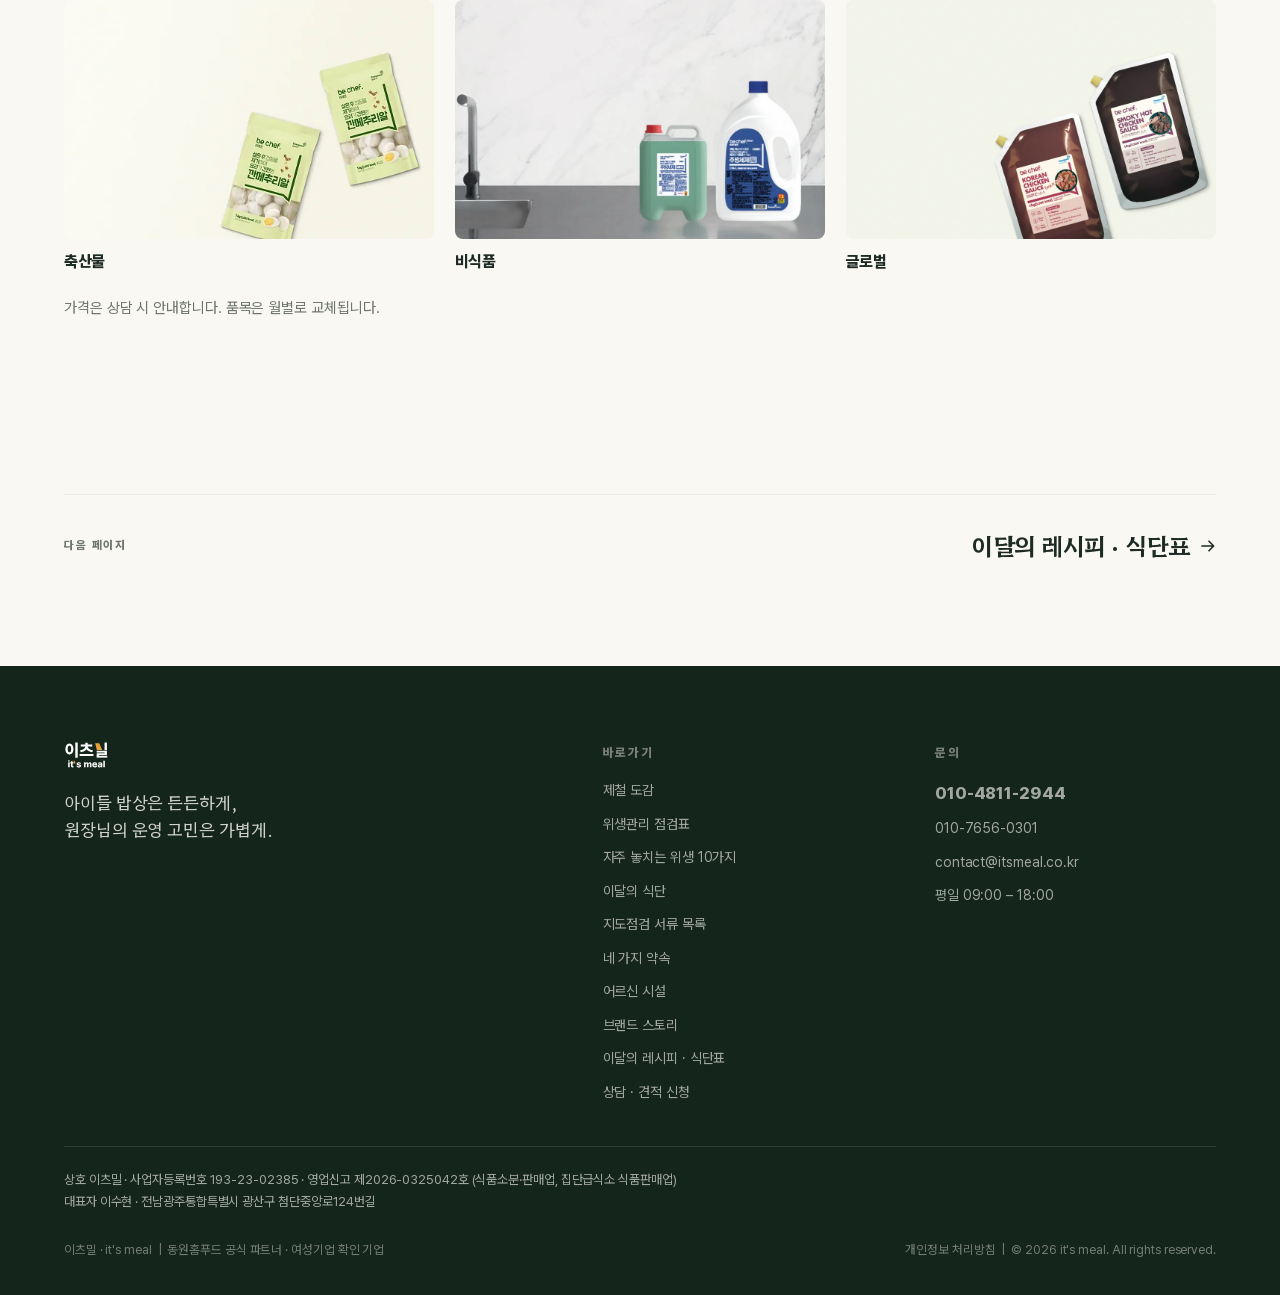
<file: menu.html>
<!DOCTYPE html>
<html lang="ko" data-nav-dark="false">
<head>
<meta charset="utf-8">
<meta name="viewport" content="width=device-width, initial-scale=1">
<title>이달의 식단 — 이츠밀</title>
<meta name="description" content="동원이팜 월간 식단표와 간식 라인업을 확인하세요. 매월 새 자료로 바뀝니다.">
<link rel="icon" href="/favicon.svg" type="image/svg+xml">
<link rel="canonical" href="https://itsmeal.co.kr/menu">
<meta property="og:type" content="website">
<meta property="og:locale" content="ko_KR">
<meta property="og:site_name" content="이츠밀">
<meta property="og:title" content="이달의 식단 — 이츠밀">
<meta property="og:description" content="동원이팜 월간 식단표와 간식 라인업을 확인하세요. 매월 새 자료로 바뀝니다.">
<meta property="og:url" content="https://itsmeal.co.kr/menu">
<meta property="og:image" content="https://itsmeal.co.kr/og-home-v3.png">
<meta name="twitter:card" content="summary_large_image">
<link rel="stylesheet" href="assets/css/eatsmil.css?v=6ac4d17e">
<link rel="stylesheet" href="assets/css/home.css?v=a015efe0">
<link rel="stylesheet" href="assets/css/cine.css?v=6cdbda81">
<link rel="stylesheet" href="assets/css/sub.css?v=0b7fb41f">
<link rel="stylesheet" href="assets/css/v3.css?v=66a0f129">
</head>
<body data-page="menu">
<!--gen:nav-->
<header class="nav" id="siteNav">
  <div class="nav__in">
    <a class="nav__logo" href="/" aria-label="이츠밀 홈">
      <img class="logo-navy" src="/assets/logos/mil2-navy.svg" alt="이츠밀">
      <img class="logo-white" src="/assets/logos/mil2-white.svg" alt="" aria-hidden="true">
    </a>
    <nav class="nav__menu"><div class="nav__dd"><a href="/resources" class="nav__ddT is-active">급식 자료실<svg class="nav__chev" viewBox="0 0 12 12" fill="none" stroke="currentColor" stroke-width="1.6" stroke-linecap="round" stroke-linejoin="round"><path d="m3 4.5 3 3 3-3"/></svg></a><div class="nav__ddM"><a href="/resource-season"><b>제철 도감</b><span>식단 짜기 전, 이번 달 제철 확인</span></a><a href="/resource-hygiene-check"><b>위생관리 점검표</b><span>출력해서 매일 체크하는 A4 한 장</span></a><a href="/resource-hygiene-tips"><b>자주 놓치는 위생 10가지</b><span>조리실 게시 · 신규 조리원 교육용</span></a><a href="/menu"><b>이달의 식단</b><span>월~금 간식 식단표와 구성 예시</span></a><a href="/resource-inspection"><b>지도점검 서류 목록</b><span>점검 전에 챙길 급식 서류 확인</span></a></div></div><a href="/promise" class="">네 가지 약속</a><a href="/care" class="">어르신 시설</a><a href="/story" class="">브랜드 스토리</a><a href="/archive" class="">이달의 레시피 · 식단표</a></nav>
    <a class="nav__cta" href="/#contact">상담 신청 <svg viewBox="0 0 17 17" fill="none" stroke="currentColor" stroke-width="1.7" stroke-linecap="round" stroke-linejoin="round"><path d="M2 8.5h12M9.5 3.5 14.5 8.5 9.5 13.5"/></svg></a>
    <button class="nav__burger" aria-label="메뉴 열기" aria-expanded="false"><span></span></button>
  </div>
</header>
<div class="navSheet"><span class="navSheet__h">급식 자료실</span><a class="navSheet__c" href="/resource-season">제철 도감</a><a class="navSheet__c" href="/resource-hygiene-check">위생관리 점검표</a><a class="navSheet__c" href="/resource-hygiene-tips">자주 놓치는 위생 10가지</a><a class="navSheet__c" href="/menu">이달의 식단</a><a class="navSheet__c" href="/resource-inspection">지도점검 서류 목록</a><a href="/promise">네 가지 약속</a><a href="/care">어르신 시설</a><a href="/story">브랜드 스토리</a><a href="/archive">이달의 레시피 · 식단표</a><a href="/#contact">상담 신청</a></div>
<nav class="mbar" id="mbar" aria-label="빠른 메뉴">
  <a href="/"><svg viewBox="0 0 24 24" fill="none" stroke="currentColor" stroke-width="1.7" stroke-linecap="round" stroke-linejoin="round"><path d="M3 11.5 12 4l9 7.5V20a1 1 0 0 1-1 1h-5v-6H9v6H4a1 1 0 0 1-1-1z"/></svg><span>홈</span></a>
  <a href="/resources"><svg viewBox="0 0 24 24" fill="none" stroke="currentColor" stroke-width="1.7" stroke-linecap="round" stroke-linejoin="round"><path d="M6 3h9l4 4v14H6z"/><path d="M14 3v5h5M9 13h6M9 17h6"/></svg><span>급식 자료실</span></a>
  <a href="tel:01048112944"><svg viewBox="0 0 24 24" fill="none" stroke="currentColor" stroke-width="1.7" stroke-linecap="round" stroke-linejoin="round"><path d="M22 16.9v3a2 2 0 0 1-2.2 2 19.8 19.8 0 0 1-8.6-3.1 19.5 19.5 0 0 1-6-6A19.8 19.8 0 0 1 2.1 4.2 2 2 0 0 1 4.1 2h3a2 2 0 0 1 2 1.7c.1.9.4 1.8.7 2.7a2 2 0 0 1-.5 2.1L8 9.8a16 16 0 0 0 6 6l1.3-1.3a2 2 0 0 1 2.1-.4c.9.3 1.8.6 2.7.7a2 2 0 0 1 1.7 2z"/></svg><span>전화</span></a>
  <a class="mbar__cta" href="/#contact"><svg viewBox="0 0 24 24" fill="none" stroke="currentColor" stroke-width="1.7" stroke-linecap="round" stroke-linejoin="round"><path d="M4 5h16v11H8l-4 4z"/></svg><span>상담 신청</span></a>
</nav>
<!--/gen:nav-->

<section class="pageTop">
  <div class="wrap">
    <nav class="crumb"><a href="/">홈</a><span>/</span><span style="opacity:1">이달의 식단</span></nav>
    <div class="pageTop__in">
      <div>
        <span class="lab" data-reveal>Monthly Menu</span>
        <h1 data-reveal style="--d:70ms">1식 · 1국 · 4찬 · 간식<br>한 주 식단의 참고 구성.</h1>
      </div>
      <div class="pageTop__meta" data-reveal style="--d:140ms">
        <p class="lede" style="max-width:36ch">
          동원이팜 월간 자료를 바탕으로 이츠밀이 참고하는 구성입니다.
          센터마다 식단 기준이 다르므로, 시설 인원과 연령에 맞는 식자재 구성은 상담에서 함께 조정합니다.
        </p>
        <span class="small" style="margin-top:8px" id="mFull"><!--gen:m-full-->2026년 11월 기준<!--/gen:m-full--></span>
      </div>
    </div>
  </div>
</section>

<!-- 지면 내 주제 구분 -->
<nav class="subnav" id="subnav">
  <div class="wrap subnav__in">
    <span class="subnav__lab">이 페이지</span>
    <a href="#week" class="is-on">추천 식단</a>
    <a href="#month">월간 제안</a>
    <a href="#one">한 끼의 구성</a>
    <a href="#snack">상품 카테고리</a>
  </div>
</nav>

<!-- ═══ 주간 식단표 ═══════════════════════════════════════════════ -->
<section class="sec sec--tight" id="week">
  <div class="wrap">
    <div class="secHead">
      <div class="secHead__t">
        <span class="lab" data-reveal>01 — 추천 식단</span>
        <h2 data-reveal style="--d:70ms" id="mWeek"><!--gen:m-week--><span data-month-label>11월</span> 추천 식단<!--/gen:m-week--></h2>
      </div>
      <p class="secHead__a" data-reveal style="--d:140ms">
        한 칸에 하루가 들어갑니다. 오전 간식 → 점심(밥·국·찬 4) → 오후 간식 순서입니다.
        간식은 동원이팜 11월 간식 식단표 기준이고, 점심은 구성 예시입니다.
      </p>
    </div>

    <div data-reveal>
      <div class="wkHead">
        <div class="wkHead__l">
          <span class="wkHead__k" id="mKey"><!--gen:m-key-->Recommended Menu<!--/gen:m-key--></span>
          <span class="wkHead__t">월요일부터 금요일까지</span>
        </div>
        <div class="wkHead__r"><b>동원이팜 이팜키즈</b><span>·</span><span>1식 1국 4찬 간식</span></div>
      </div>
      <div class="wk" id="wkBoard"><!--gen:wk-board-->
        <div class="wk__col">
          <div class="wk__d"><b>월요일</b><span>MON</span></div>
          <div class="wk__slot"><span class="wk__k">오전 간식</span><span class="wk__sn">참치마요구운주먹밥</span></div>
          <div class="wk__slot wk__main"><span class="wk__k">점심 · 예시</span><div class="wk__rice">현미밥</div><div class="wk__soup">미역국</div><div class="wk__side"><span>닭갈비</span><span>콩나물무침</span><span>계란말이</span><span>오이무침</span></div></div>
          <div class="wk__slot"><span class="wk__k">오후 간식</span><span class="wk__sn">리이브제주감귤주스</span></div>
        </div>
        <div class="wk__col">
          <div class="wk__d"><b>화요일</b><span>TUE</span></div>
          <div class="wk__slot"><span class="wk__k">오전 간식</span><span class="wk__sn">제철 과일</span></div>
          <div class="wk__slot wk__main"><span class="wk__k">점심 · 예시</span><div class="wk__rice">잡곡밥</div><div class="wk__soup">육개장</div><div class="wk__side"><span>계란찜</span><span>시금치나물</span><span>멸치볶음</span><span>무생채</span></div></div>
          <div class="wk__slot"><span class="wk__k">오후 간식</span><span class="wk__sn">오프룻딸기알로에</span></div>
        </div>
        <div class="wk__col">
          <div class="wk__d"><b>수요일</b><span>WED</span></div>
          <div class="wk__slot"><span class="wk__k">오전 간식</span><span class="wk__sn">슈크림패스츄리</span></div>
          <div class="wk__slot wk__main"><span class="wk__k">점심 · 예시</span><div class="wk__rice">치즈김밥</div><div class="wk__soup">어묵국</div><div class="wk__side"><span>어묵볶음</span><span>단무지</span><span>샐러드</span><span>브로콜리무침</span></div></div>
          <div class="wk__slot"><span class="wk__k">오후 간식</span><span class="wk__sn">액티비아스무디요거트(골드키위사과)</span></div>
        </div>
        <div class="wk__col">
          <div class="wk__d"><b>목요일</b><span>THU</span></div>
          <div class="wk__slot"><span class="wk__k">오전 간식</span><span class="wk__sn">새하얀구운란</span></div>
          <div class="wk__slot wk__main"><span class="wk__k">점심 · 예시</span><div class="wk__rice">카레라이스</div><div class="wk__soup">된장국</div><div class="wk__side"><span>두부조림</span><span>양배추샐러드</span><span>오이무침</span><span>숙주나물</span></div></div>
          <div class="wk__slot"><span class="wk__k">오후 간식</span><span class="wk__sn">덴마크드링킹요구르트 납작복숭아</span></div>
        </div>
        <div class="wk__col">
          <div class="wk__d"><b>금요일</b><span>FRI</span></div>
          <div class="wk__slot"><span class="wk__k">오전 간식</span><span class="wk__sn">시카고피자데리야끼치즈</span></div>
          <div class="wk__slot wk__main"><span class="wk__k">점심 · 예시</span><div class="wk__rice">흑미밥</div><div class="wk__soup">된장국</div><div class="wk__side"><span>불고기</span><span>숙주나물</span><span>김구이</span><span>시금치나물</span></div></div>
          <div class="wk__slot"><span class="wk__k">오후 간식</span><span class="wk__sn">덴마크테이크얼라이브 망고주스</span></div>
        </div>
      <!--/gen:wk-board--></div>
    </div>

    <p class="small" data-reveal style="margin-top:18px;max-width:70ch">
      오전·오후 간식은 동원이팜 11월 간식 식단표 그대로이고, 점심(밥·국·찬)은 구성을 보여 드리기 위한 예시입니다. 실제 식단은 시설마다 다르며, 각 시설에서 정합니다.
      알레르기 유발 식품은 사전에 안내해 드립니다.
    </p>
  </div>
</section>

<section class="sec sec--band" id="month">
  <div class="wrap">
    <div class="secHead">
      <div class="secHead__t">
        <span class="lab" data-reveal>Monthly — 이달의 레시피</span>
        <h2 data-reveal style="--d:70ms">동원이팜의 특별한<br>월간 제안.</h2>
      </div>
      <p class="secHead__a" data-reveal style="--d:140ms">
        매달 새로 나오는 간식 식단표, 소개서, 레시피북입니다.
        눌러서 크게 보세요. 지난 달 자료는 아래 링크에서 더 볼 수 있습니다.
      </p>
    </div>

    <div class="docGrid" data-reveal>
      <div class="doc">
        <button class="doc__paper" data-zoom="assets/web/dw-snack-nov.jpg" data-title="동원이팜 11월 간식 식단표" style="border:0;padding:9px">
          <img src="assets/web/dw-snack-nov.jpg" alt="동원이팜 11월 간식 식단표" loading="lazy" decoding="async">
          <span class="doc__zoom">크게 보기</span>
        </button>
        <div>
          <div class="doc__k">11월 간식 식단표</div>
          <div class="doc__d">요일별 간식 · 열량·단백질 표기</div>
        </div>
      </div>
      <div class="doc">
        <button class="doc__paper" data-zoom="assets/dw/kium-10.jpg" data-title="동원이팜 10월 간식 소개" style="border:0;padding:9px">
          <img src="assets/dw/kium-10.jpg" alt="동원이팜 10월 간식 소개" loading="lazy" decoding="async">
          <span class="doc__zoom">크게 보기</span>
        </button>
        <div>
          <div class="doc__k">10월 간식 소개</div>
          <div class="doc__d">대표 품목 · 상품코드 · 알레르기</div>
        </div>
      </div>
      <div class="doc">
        <button class="doc__paper" data-zoom="assets/dw/recipe-10-1.jpg" data-title="동원이팜 수제 간식 레시피북 — 애호박채덕전" style="border:0;padding:9px">
          <img src="assets/dw/recipe-10-1.jpg" alt="동원이팜 수제 간식 레시피북" loading="lazy" decoding="async">
          <span class="doc__zoom">크게 보기</span>
        </button>
        <div>
          <div class="doc__k">수제 간식 레시피북</div>
          <div class="doc__d">10월 · 애호박채덕전 · 조리법 6단계</div>
        </div>
      </div>
    </div>
    <p class="small" style="margin-top:22px"><a href="/archive" style="text-decoration:underline;text-underline-offset:3px;font-weight:700">지난 달 자료 더 보기</a></p>
  </div>
</section>

<!-- ═══ 한 끼의 구성 ══════════════════════════════════════════════ -->
<section class="sec sec--warm" id="one">
  <div class="wrap">
    <div class="secHead">
      <div class="secHead__t">
        <span class="lab" data-reveal>02 — 한 끼의 구성</span>
        <h2 data-reveal style="--d:70ms">이츠밀이 참고하는<br>한 끼 구성 다섯 가지.</h2>
      </div>
      <p class="secHead__a" data-reveal style="--d:140ms">
        밥·국·주찬·부찬·간식, 다섯 가지를 기준으로 식자재 구성을 제안합니다.
        센터마다 기준이 다르므로 연령과 시설 식단에 맞춰 조정할 수 있습니다.
      </p>
    </div>

    <div class="spec">
      <figure class="spec__fig" data-reveal>
        <img src="assets/web/tray-mint.webp" alt="1식 1국 4찬 구성 예시" loading="lazy" decoding="async">
        <figcaption>1식 1국 4찬 구성 예시</figcaption>
      </figure>

      <div data-reveal style="--d:100ms">
        <div class="spec__list">
          <div class="spec__i"><span class="spec__n">01</span><span class="spec__t">밥</span><span class="spec__d">현미 · 잡곡 · 흑미</span></div>
          <div class="spec__i"><span class="spec__n">02</span><span class="spec__t">국</span><span class="spec__d">미역 · 된장 · 어묵</span></div>
          <div class="spec__i"><span class="spec__n">03</span><span class="spec__t">주찬 — 단백질</span><span class="spec__d">불고기 · 닭갈비 · 계란</span></div>
          <div class="spec__i"><span class="spec__n">04</span><span class="spec__t">부찬 — 나물·무침</span><span class="spec__d">콩나물 · 시금치 · 오이</span></div>
          <div class="spec__i"><span class="spec__n">05</span><span class="spec__t">간식</span><span class="spec__d">우유 · 요거트 · 과일</span></div>
        </div>
        <p class="small" style="margin-top:16px">
          실제 식단은 시설마다 다르며, 각 시설에서 정합니다.
        </p>
      </div>
    </div>
  </div>
</section>

<!-- ═══ 간식 라인업 ══════════════════════════════════════════════ -->
<section class="sec" id="snack">
  <div class="wrap">
    <div class="secHead">
      <div class="secHead__t">
        <span class="lab" data-reveal>03 — 상품 카테고리</span>
        <h2 data-reveal style="--d:70ms">간식부터 식자재까지,<br>상품군으로 한눈에.</h2>
      </div>
      <p class="secHead__a" data-reveal style="--d:140ms">
        영유아 전용 브랜드 <b>이팜키즈</b>와 시설 맞춤 <b>be chef.</b> 라인업에서 고릅니다.
        규격·함량·보관 기준을 확인해 아이들이 먹기 좋게 구성합니다.
      </p>
    </div>

        <h3 class="catH" data-reveal>이팜키즈 · 영유아 전용 브랜드</h3>
    <div class="catGrid" data-reveal>
        <div class="cat">
          <div class="cat__img"><img src="assets/products/cat/ef-1.webp" alt="이팜키즈 농산물" loading="lazy" decoding="async"></div>
          <div class="cat__t">농산물</div>
        </div>
        <div class="cat">
          <div class="cat__img"><img src="assets/products/cat/ef-2.webp" alt="이팜키즈 잡곡 · 양곡" loading="lazy" decoding="async"></div>
          <div class="cat__t">잡곡 · 양곡</div>
        </div>
        <div class="cat">
          <div class="cat__img"><img src="assets/products/cat/ef-3.webp" alt="이팜키즈 축산물" loading="lazy" decoding="async"></div>
          <div class="cat__t">축산물</div>
        </div>
        <div class="cat">
          <div class="cat__img"><img src="assets/products/cat/ef-4.webp" alt="이팜키즈 디저트" loading="lazy" decoding="async"></div>
          <div class="cat__t">디저트</div>
        </div>
        <div class="cat">
          <div class="cat__img"><img src="assets/products/cat/ef-5.webp" alt="이팜키즈 유제품" loading="lazy" decoding="async"></div>
          <div class="cat__t">유제품</div>
        </div>
        <div class="cat">
          <div class="cat__img"><img src="assets/products/cat/ef-6.webp" alt="이팜키즈 음료 · 차" loading="lazy" decoding="async"></div>
          <div class="cat__t">음료 · 차</div>
        </div>
    </div>

    <h3 class="catH" data-reveal>be chef. · 시설 맞춤 식자재 브랜드</h3>
    <div class="catGrid" data-reveal>
        <div class="cat">
          <div class="cat__img"><img src="assets/products/cat/bc-1.webp" alt="be chef. 가공식품" loading="lazy" decoding="async"></div>
          <div class="cat__t">가공식품</div>
        </div>
        <div class="cat">
          <div class="cat__img"><img src="assets/products/cat/bc-2.webp" alt="be chef. 국 · 탕 · 반찬류" loading="lazy" decoding="async"></div>
          <div class="cat__t">국 · 탕 · 반찬류</div>
        </div>
        <div class="cat">
          <div class="cat__img"><img src="assets/products/cat/bc-3.webp" alt="be chef. 소스 · 드레싱" loading="lazy" decoding="async"></div>
          <div class="cat__t">소스 · 드레싱</div>
        </div>
        <div class="cat">
          <div class="cat__img"><img src="assets/products/cat/bc-4.webp" alt="be chef. 분말 · 시즈닝" loading="lazy" decoding="async"></div>
          <div class="cat__t">분말 · 시즈닝</div>
        </div>
        <div class="cat">
          <div class="cat__img"><img src="assets/products/cat/bc-5.webp" alt="be chef. 베이커리 · 디저트" loading="lazy" decoding="async"></div>
          <div class="cat__t">베이커리 · 디저트</div>
        </div>
        <div class="cat">
          <div class="cat__img"><img src="assets/products/cat/bc-6.webp" alt="be chef. 수산물" loading="lazy" decoding="async"></div>
          <div class="cat__t">수산물</div>
        </div>
        <div class="cat">
          <div class="cat__img"><img src="assets/products/cat/bc-9.webp" alt="be chef. 축산물" loading="lazy" decoding="async"></div>
          <div class="cat__t">축산물</div>
        </div>
        <div class="cat">
          <div class="cat__img"><img src="assets/products/cat/bc-7.webp" alt="be chef. 비식품" loading="lazy" decoding="async"></div>
          <div class="cat__t">비식품</div>
        </div>
        <div class="cat">
          <div class="cat__img"><img src="assets/products/cat/bc-8.webp" alt="be chef. 글로벌" loading="lazy" decoding="async"></div>
          <div class="cat__t">글로벌</div>
        </div>
    </div>

    <p class="small" data-reveal style="margin-top:20px">가격은 상담 시 안내합니다. 품목은 월별로 교체됩니다.</p>
  </div>
</section>

<!-- ═══ 월간 자료 ═════════════════════════════════════════════════ -->

<section class="sec sec--tight">
  <div class="wrap">
    <div class="nextNav">
      <span class="nextNav__k">다음 페이지</span>
      <a class="nextNav__a" href="/archive"><span class="nextNav__t">이달의 레시피 · 식단표 <svg viewBox="0 0 17 17" fill="none" stroke="currentColor" stroke-width="1.7" stroke-linecap="round" stroke-linejoin="round"><path d="M2 8.5h12M9.5 3.5 14.5 8.5 9.5 13.5"/></svg></span></a>
    </div>
  </div>
</section>

<div class="lightbox" id="lightbox" aria-hidden="true">
  <button class="lightbox__close" aria-label="닫기">
    <svg viewBox="0 0 24 24" fill="none" stroke="currentColor" stroke-width="1.6" stroke-linecap="round"><path d="M6 6l12 12M18 6L6 18"/></svg>
  </button>
  <div class="lightbox__body"><img id="lbImg" alt=""></div>
</div>

<!--gen:foot-->
<footer class="foot">
  <div class="wrap">
    <div class="foot__top">
      <div>
        <img class="foot__logo" src="/assets/logos/mil2-white.svg" alt="이츠밀">
        <p class="foot__tag">아이들 밥상은 든든하게,<br>원장님의 운영 고민은 가볍게.</p>
      </div>
      <div>
        <h5>바로가기</h5>
        <ul>
          <li><a href="/resource-season">제철 도감</a></li>
          <li><a href="/resource-hygiene-check">위생관리 점검표</a></li>
          <li><a href="/resource-hygiene-tips">자주 놓치는 위생 10가지</a></li>
          <li><a href="/menu">이달의 식단</a></li>
          <li><a href="/resource-inspection">지도점검 서류 목록</a></li>
          <li><a href="/promise">네 가지 약속</a></li>
          <li><a href="/care">어르신 시설</a></li>
          <li><a href="/story">브랜드 스토리</a></li>
          <li><a href="/archive">이달의 레시피 · 식단표</a></li>
          <li><a href="/#contact">상담 · 견적 신청</a></li>
        </ul>
      </div>
      <div>
        <h5>문의</h5>
        <ul>
          <li><a class="foot__tel" href="tel:01048112944">010-4811-2944</a></li>
          <li><a href="tel:01076560301">010-7656-0301</a></li>
          <li><!--email_off--><a href="mailto:contact@itsmeal.co.kr">contact@itsmeal.co.kr</a><!--/email_off--></li>
          <li>평일 09:00 – 18:00</li>
        </ul>
      </div>
    </div>
    <p class="foot__biz">상호 이츠밀 · 사업자등록번호 193-23-02385 · 영업신고 제2026-0325042호 (식품소분·판매업, 집단급식소 식품판매업)<br>대표자 이수현 · 전남광주통합특별시 광산구 첨단중앙로124번길</p>
    <div class="foot__bar">
      <span>이츠밀 · it's meal &nbsp;|&nbsp; 동원홈푸드 공식 파트너 · 여성기업 확인 기업</span>
      <span><a href="/privacy">개인정보 처리방침</a> &nbsp;|&nbsp; © 2026 it's meal. All rights reserved.</span>
    </div>
  </div>
</footer>
<!--/gen:foot-->
<script src="vendor/lenis.min.js"></script>
<script src="vendor/gsap.min.js"></script>
<script src="vendor/ScrollTrigger.min.js"></script>
<script src="assets/js/eatsmil.js?v=1e5561b2"></script>
<script>
/* 라이트박스 */
document.addEventListener('DOMContentLoaded', () => {
  const lb = document.getElementById('lightbox')
  const img = document.getElementById('lbImg')
  if (!lb) return
  document.querySelectorAll('[data-zoom]').forEach(btn => {
    btn.addEventListener('click', () => {
      img.src = btn.dataset.zoom
      img.alt = btn.dataset.title || ''
      lb.classList.add('is-open')
      lb.setAttribute('aria-hidden', 'false')
      document.body.style.overflow = 'hidden'
    })
  })
  const close = () => {
    lb.classList.remove('is-open')
    lb.setAttribute('aria-hidden', 'true')
    document.body.style.overflow = ''
  }
  lb.addEventListener('click', e => { if (e.target === lb || e.target.closest('.lightbox__close')) close() })
  document.addEventListener('keydown', e => { if (e.key === 'Escape') close() })
})

/* 지면 내 탭 활성 */
document.addEventListener('DOMContentLoaded', () => {
  const links = [...document.querySelectorAll('#subnav a')]
  const secs = links.map(a => document.querySelector(a.getAttribute('href'))).filter(Boolean)
  if (!secs.length) return
  const tick = () => {
    const y = window.scrollY + window.innerHeight * 0.34
    let best = 0
    secs.forEach((s, i) => { if (s.offsetTop <= y) best = i })
    links.forEach((a, i) => a.classList.toggle('is-on', i === best))
  }
  window.addEventListener('scroll', tick, { passive: true })
  tick()
})
</script>
<script src="assets/js/ga.js?v=5f8dd51f"></script>
</body>
</html>
</file>
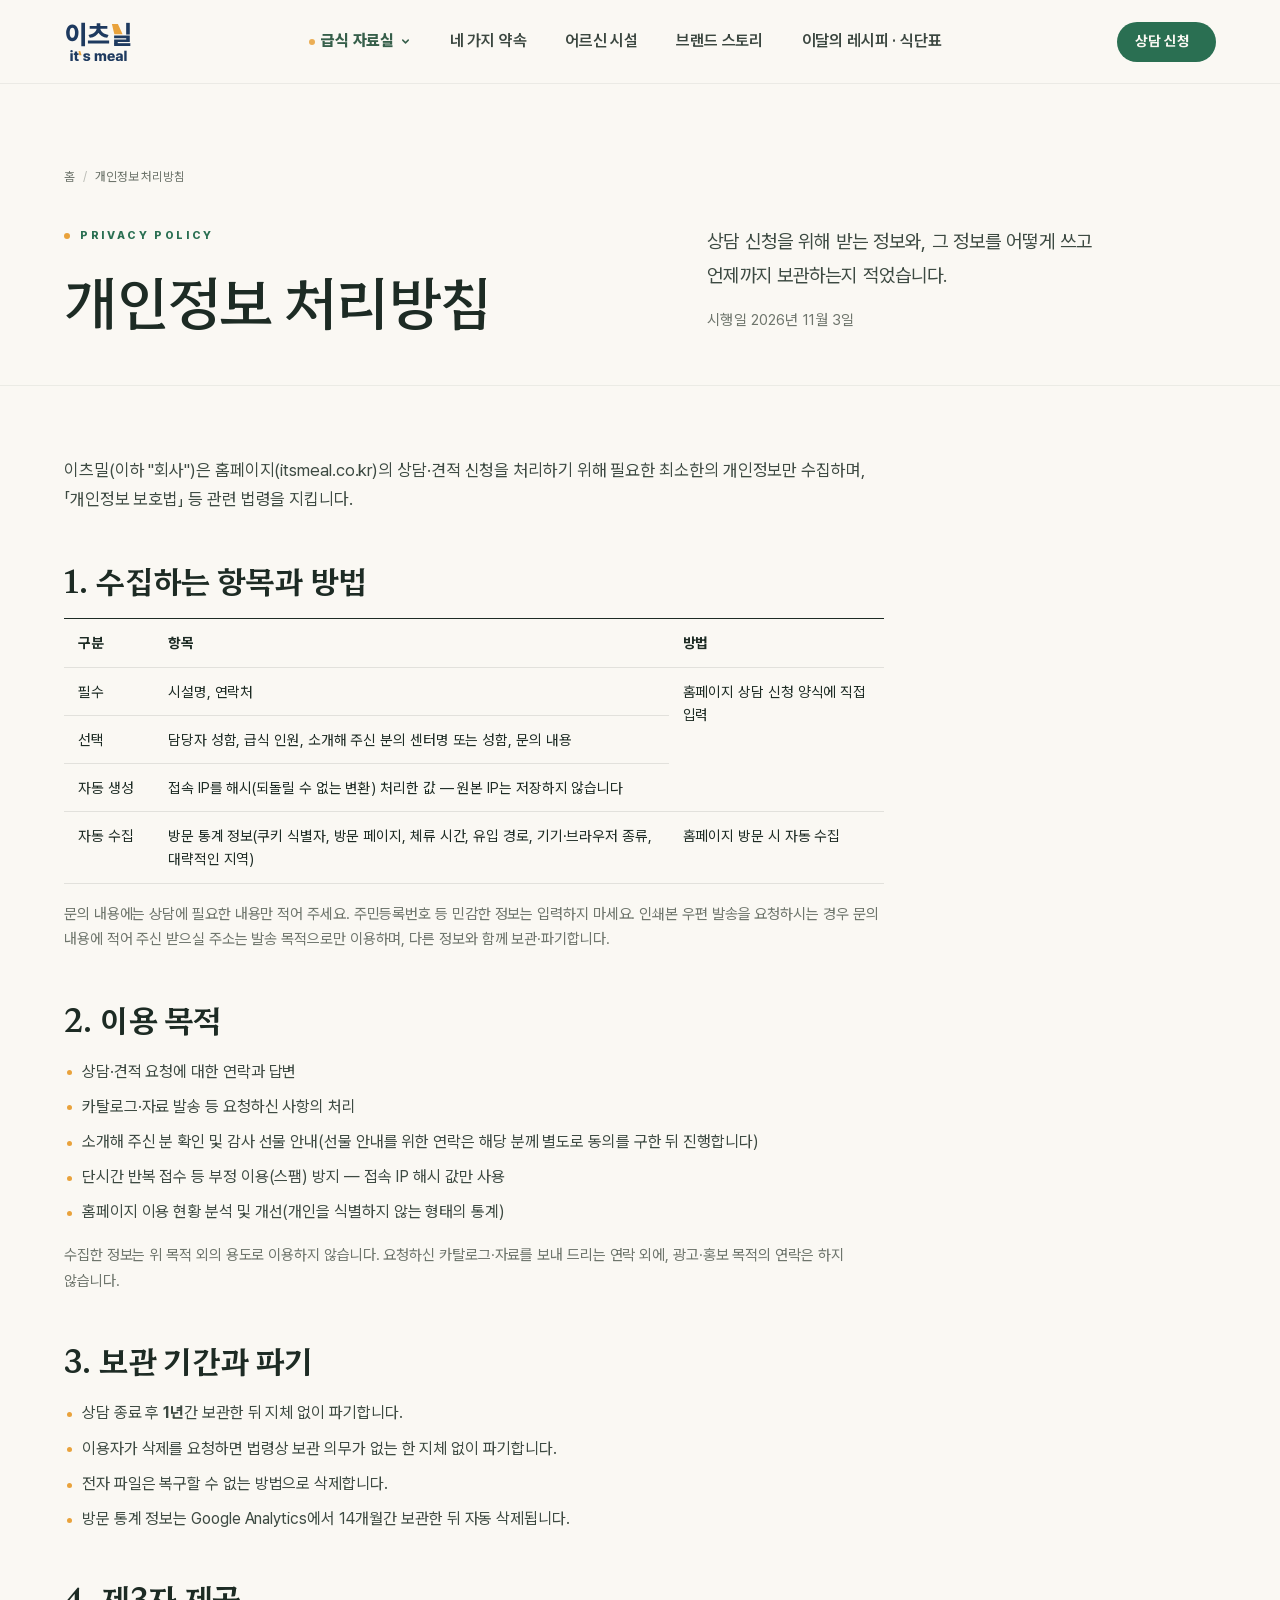
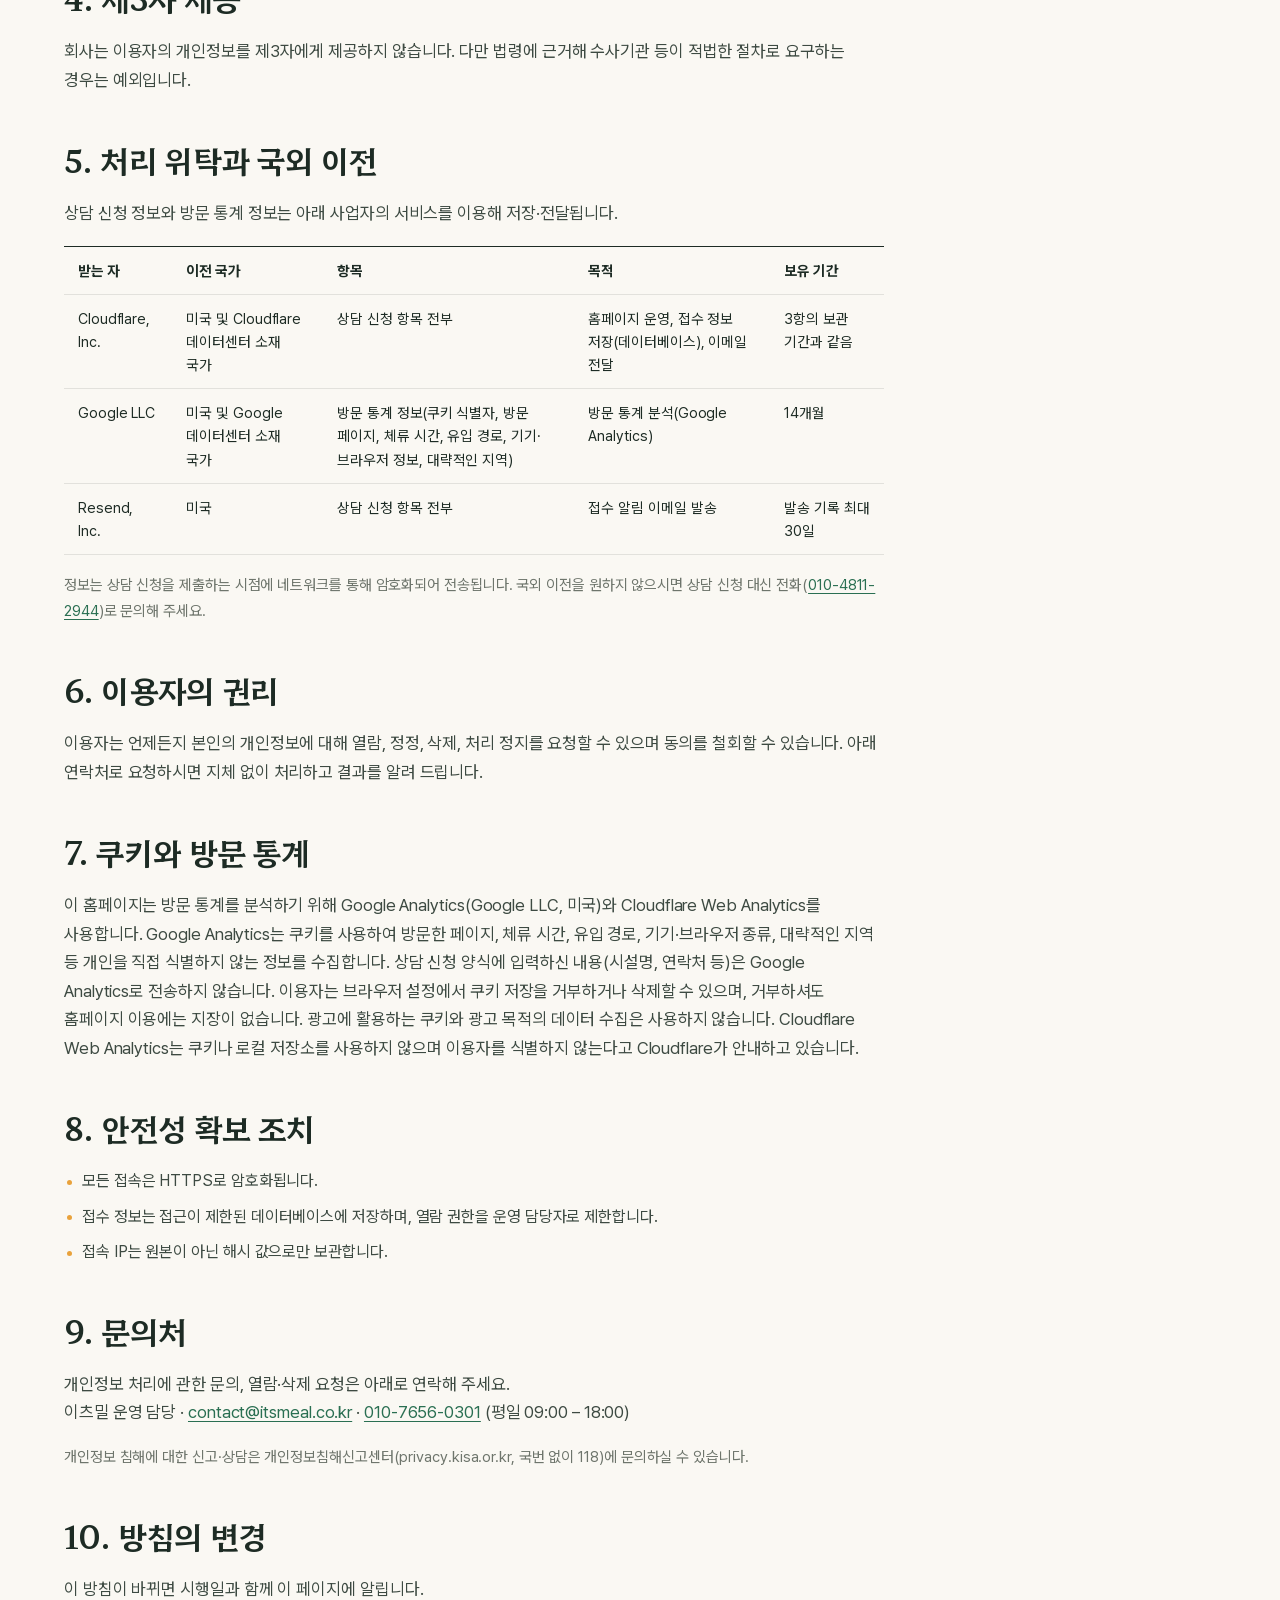
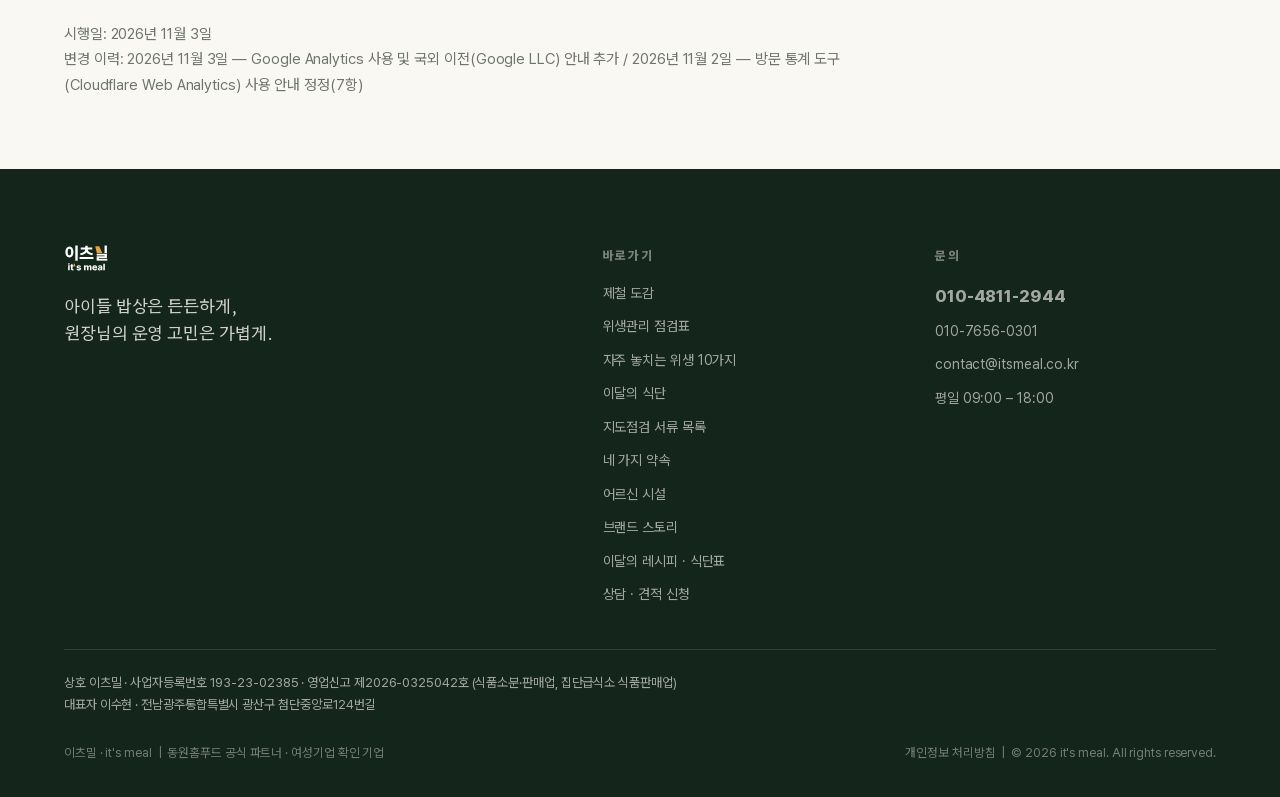
<file: privacy.html>
<!DOCTYPE html>
<html lang="ko" data-nav-dark="false">
<head>
<meta charset="utf-8">
<meta name="viewport" content="width=device-width, initial-scale=1">
<title>개인정보 처리방침 — 이츠밀</title>
<meta name="description" content="이츠밀 홈페이지 상담 신청에서 수집하는 개인정보의 항목, 이용 목적, 보관 기간, 국외 이전, 이용자 권리를 안내합니다.">
<link rel="icon" href="/favicon.svg" type="image/svg+xml">
<link rel="canonical" href="https://itsmeal.co.kr/privacy">
<meta property="og:type" content="website">
<meta property="og:locale" content="ko_KR">
<meta property="og:site_name" content="이츠밀">
<meta property="og:title" content="개인정보 처리방침 — 이츠밀">
<meta property="og:description" content="이츠밀 홈페이지 상담 신청에서 수집하는 개인정보의 항목, 이용 목적, 보관 기간, 국외 이전, 이용자 권리를 안내합니다.">
<meta property="og:url" content="https://itsmeal.co.kr/privacy">
<meta property="og:image" content="https://itsmeal.co.kr/og-home-v3.png">
<meta name="twitter:card" content="summary_large_image">
<link rel="stylesheet" href="assets/css/eatsmil.css?v=6ac4d17e">
<link rel="stylesheet" href="assets/css/home.css?v=a015efe0">
<link rel="stylesheet" href="assets/css/cine.css?v=6cdbda81">
<link rel="stylesheet" href="assets/css/sub.css?v=0b7fb41f">
<link rel="stylesheet" href="assets/css/v3.css?v=66a0f129">
</head>
<body data-page="privacy">
<!--gen:nav-->
<header class="nav" id="siteNav">
  <div class="nav__in">
    <a class="nav__logo" href="/" aria-label="이츠밀 홈">
      <img class="logo-navy" src="/assets/logos/mil2-navy.svg" alt="이츠밀">
      <img class="logo-white" src="/assets/logos/mil2-white.svg" alt="" aria-hidden="true">
    </a>
    <nav class="nav__menu"><div class="nav__dd"><a href="/resources" class="nav__ddT">급식 자료실<svg class="nav__chev" viewBox="0 0 12 12" fill="none" stroke="currentColor" stroke-width="1.6" stroke-linecap="round" stroke-linejoin="round"><path d="m3 4.5 3 3 3-3"/></svg></a><div class="nav__ddM"><a href="/resource-season"><b>제철 도감</b><span>식단 짜기 전, 이번 달 제철 확인</span></a><a href="/resource-hygiene-check"><b>위생관리 점검표</b><span>출력해서 매일 체크하는 A4 한 장</span></a><a href="/resource-hygiene-tips"><b>자주 놓치는 위생 10가지</b><span>조리실 게시 · 신규 조리원 교육용</span></a><a href="/menu"><b>이달의 식단</b><span>월~금 간식 식단표와 구성 예시</span></a><a href="/resource-inspection"><b>지도점검 서류 목록</b><span>점검 전에 챙길 급식 서류 확인</span></a></div></div><a href="/promise" class="">네 가지 약속</a><a href="/care" class="">어르신 시설</a><a href="/story" class="">브랜드 스토리</a><a href="/archive" class="">이달의 레시피 · 식단표</a></nav>
    <a class="nav__cta" href="/#contact">상담 신청 <svg viewBox="0 0 17 17" fill="none" stroke="currentColor" stroke-width="1.7" stroke-linecap="round" stroke-linejoin="round"><path d="M2 8.5h12M9.5 3.5 14.5 8.5 9.5 13.5"/></svg></a>
    <button class="nav__burger" aria-label="메뉴 열기" aria-expanded="false"><span></span></button>
  </div>
</header>
<div class="navSheet"><span class="navSheet__h">급식 자료실</span><a class="navSheet__c" href="/resource-season">제철 도감</a><a class="navSheet__c" href="/resource-hygiene-check">위생관리 점검표</a><a class="navSheet__c" href="/resource-hygiene-tips">자주 놓치는 위생 10가지</a><a class="navSheet__c" href="/menu">이달의 식단</a><a class="navSheet__c" href="/resource-inspection">지도점검 서류 목록</a><a href="/promise">네 가지 약속</a><a href="/care">어르신 시설</a><a href="/story">브랜드 스토리</a><a href="/archive">이달의 레시피 · 식단표</a><a href="/#contact">상담 신청</a></div>
<nav class="mbar" id="mbar" aria-label="빠른 메뉴">
  <a href="/"><svg viewBox="0 0 24 24" fill="none" stroke="currentColor" stroke-width="1.7" stroke-linecap="round" stroke-linejoin="round"><path d="M3 11.5 12 4l9 7.5V20a1 1 0 0 1-1 1h-5v-6H9v6H4a1 1 0 0 1-1-1z"/></svg><span>홈</span></a>
  <a href="/resources"><svg viewBox="0 0 24 24" fill="none" stroke="currentColor" stroke-width="1.7" stroke-linecap="round" stroke-linejoin="round"><path d="M6 3h9l4 4v14H6z"/><path d="M14 3v5h5M9 13h6M9 17h6"/></svg><span>급식 자료실</span></a>
  <a href="tel:01048112944"><svg viewBox="0 0 24 24" fill="none" stroke="currentColor" stroke-width="1.7" stroke-linecap="round" stroke-linejoin="round"><path d="M22 16.9v3a2 2 0 0 1-2.2 2 19.8 19.8 0 0 1-8.6-3.1 19.5 19.5 0 0 1-6-6A19.8 19.8 0 0 1 2.1 4.2 2 2 0 0 1 4.1 2h3a2 2 0 0 1 2 1.7c.1.9.4 1.8.7 2.7a2 2 0 0 1-.5 2.1L8 9.8a16 16 0 0 0 6 6l1.3-1.3a2 2 0 0 1 2.1-.4c.9.3 1.8.6 2.7.7a2 2 0 0 1 1.7 2z"/></svg><span>전화</span></a>
  <a class="mbar__cta" href="/#contact"><svg viewBox="0 0 24 24" fill="none" stroke="currentColor" stroke-width="1.7" stroke-linecap="round" stroke-linejoin="round"><path d="M4 5h16v11H8l-4 4z"/></svg><span>상담 신청</span></a>
</nav>
<!--/gen:nav-->

<section class="pageTop">
  <div class="wrap">
    <nav class="crumb"><a href="/">홈</a><span>/</span><span style="opacity:1">개인정보 처리방침</span></nav>
    <div class="pageTop__in">
      <div>
        <span class="lab" data-reveal>Privacy Policy</span>
        <h1 data-reveal style="--d:70ms">개인정보 처리방침</h1>
      </div>
      <div class="pageTop__meta" data-reveal style="--d:140ms">
        <p class="lede" style="max-width:36ch">
          상담 신청을 위해 받는 정보와, 그 정보를 어떻게 쓰고 언제까지 보관하는지 적었습니다.
        </p>
        <span class="small" style="margin-top:8px">시행일 2026년 11월 3일</span>
      </div>
    </div>
  </div>
</section>

<section class="sec sec--tight">
  <div class="wrap">
    <div class="legal">

      <p class="body">
        이츠밀(이하 "회사")은 홈페이지(itsmeal.co.kr)의 상담·견적 신청을 처리하기 위해 필요한 최소한의
        개인정보만 수집하며, 「개인정보 보호법」 등 관련 법령을 지킵니다.
      </p>

      <h2 class="h3">1. 수집하는 항목과 방법</h2>
      <table>
        <thead><tr><th>구분</th><th>항목</th><th>방법</th></tr></thead>
        <tbody>
          <tr><td>필수</td><td>시설명, 연락처</td><td rowspan="3">홈페이지 상담 신청 양식에 직접 입력</td></tr>
          <tr><td>선택</td><td>담당자 성함, 급식 인원, 소개해 주신 분의 센터명 또는 성함, 문의 내용</td></tr>
          <tr><td>자동 생성</td><td>접속 IP를 해시(되돌릴 수 없는 변환) 처리한 값 — 원본 IP는 저장하지 않습니다</td></tr>
          <tr><td>자동 수집</td><td>방문 통계 정보(쿠키 식별자, 방문 페이지, 체류 시간, 유입 경로, 기기·브라우저 종류, 대략적인 지역)</td><td>홈페이지 방문 시 자동 수집</td></tr>
        </tbody>
      </table>
      <p class="small">문의 내용에는 상담에 필요한 내용만 적어 주세요. 주민등록번호 등 민감한 정보는 입력하지 마세요. 인쇄본 우편 발송을 요청하시는 경우 문의 내용에 적어 주신 받으실 주소는 발송 목적으로만 이용하며, 다른 정보와 함께 보관·파기합니다.</p>

      <h2 class="h3">2. 이용 목적</h2>
      <ul>
        <li>상담·견적 요청에 대한 연락과 답변</li>
        <li>카탈로그·자료 발송 등 요청하신 사항의 처리</li>
        <li>소개해 주신 분 확인 및 감사 선물 안내(선물 안내를 위한 연락은 해당 분께 별도로 동의를 구한 뒤 진행합니다)</li>
        <li>단시간 반복 접수 등 부정 이용(스팸) 방지 — 접속 IP 해시 값만 사용</li>
        <li>홈페이지 이용 현황 분석 및 개선(개인을 식별하지 않는 형태의 통계)</li>
      </ul>
      <p class="small">수집한 정보는 위 목적 외의 용도로 이용하지 않습니다. 요청하신 카탈로그·자료를 보내 드리는 연락 외에, 광고·홍보 목적의 연락은 하지 않습니다.</p>

      <h2 class="h3">3. 보관 기간과 파기</h2>
      <ul>
        <li>상담 종료 후 <b>1년</b>간 보관한 뒤 지체 없이 파기합니다.</li>
        <li>이용자가 삭제를 요청하면 법령상 보관 의무가 없는 한 지체 없이 파기합니다.</li>
        <li>전자 파일은 복구할 수 없는 방법으로 삭제합니다.</li>
        <li>방문 통계 정보는 Google Analytics에서 14개월간 보관한 뒤 자동 삭제됩니다.</li>
      </ul>

      <h2 class="h3">4. 제3자 제공</h2>
      <p class="body">회사는 이용자의 개인정보를 제3자에게 제공하지 않습니다. 다만 법령에 근거해 수사기관 등이 적법한 절차로 요구하는 경우는 예외입니다.</p>

      <h2 class="h3">5. 처리 위탁과 국외 이전</h2>
      <p class="body">상담 신청 정보와 방문 통계 정보는 아래 사업자의 서비스를 이용해 저장·전달됩니다.</p>
      <table>
        <thead><tr><th>받는 자</th><th>이전 국가</th><th>항목</th><th>목적</th><th>보유 기간</th></tr></thead>
        <tbody>
          <tr>
            <td>Cloudflare, Inc.</td>
            <td>미국 및 Cloudflare 데이터센터 소재 국가</td>
            <td>상담 신청 항목 전부</td>
            <td>홈페이지 운영, 접수 정보 저장(데이터베이스), 이메일 전달</td>
            <td>3항의 보관 기간과 같음</td>
          </tr>
          <tr>
            <td>Google LLC</td>
            <td>미국 및 Google 데이터센터 소재 국가</td>
            <td>방문 통계 정보(쿠키 식별자, 방문 페이지, 체류 시간, 유입 경로, 기기·브라우저 정보, 대략적인 지역)</td>
            <td>방문 통계 분석(Google Analytics)</td>
            <td>14개월</td>
          </tr>
          <tr>
            <td>Resend, Inc.</td>
            <td>미국</td>
            <td>상담 신청 항목 전부</td>
            <td>접수 알림 이메일 발송</td>
            <td>발송 기록 최대 30일</td>
          </tr>
        </tbody>
      </table>
      <p class="small">정보는 상담 신청을 제출하는 시점에 네트워크를 통해 암호화되어 전송됩니다. 국외 이전을 원하지 않으시면 상담 신청 대신 전화(<a href="tel:01048112944">010-4811-2944</a>)로 문의해 주세요.</p>

      <h2 class="h3">6. 이용자의 권리</h2>
      <p class="body">이용자는 언제든지 본인의 개인정보에 대해 열람, 정정, 삭제, 처리 정지를 요청할 수 있으며 동의를 철회할 수 있습니다. 아래 연락처로 요청하시면 지체 없이 처리하고 결과를 알려 드립니다.</p>

      <h2 class="h3">7. 쿠키와 방문 통계</h2>
      <p class="body">이 홈페이지는 방문 통계를 분석하기 위해 Google Analytics(Google LLC, 미국)와 Cloudflare Web Analytics를 사용합니다. Google Analytics는 쿠키를 사용하여 방문한 페이지, 체류 시간, 유입 경로, 기기·브라우저 종류, 대략적인 지역 등 개인을 직접 식별하지 않는 정보를 수집합니다. 상담 신청 양식에 입력하신 내용(시설명, 연락처 등)은 Google Analytics로 전송하지 않습니다. 이용자는 브라우저 설정에서 쿠키 저장을 거부하거나 삭제할 수 있으며, 거부하셔도 홈페이지 이용에는 지장이 없습니다. 광고에 활용하는 쿠키와 광고 목적의 데이터 수집은 사용하지 않습니다. Cloudflare Web Analytics는 쿠키나 로컬 저장소를 사용하지 않으며 이용자를 식별하지 않는다고 Cloudflare가 안내하고 있습니다.</p>

      <h2 class="h3">8. 안전성 확보 조치</h2>
      <ul>
        <li>모든 접속은 HTTPS로 암호화됩니다.</li>
        <li>접수 정보는 접근이 제한된 데이터베이스에 저장하며, 열람 권한을 운영 담당자로 제한합니다.</li>
        <li>접속 IP는 원본이 아닌 해시 값으로만 보관합니다.</li>
      </ul>

      <h2 class="h3">9. 문의처</h2>
      <p class="body">
        개인정보 처리에 관한 문의, 열람·삭제 요청은 아래로 연락해 주세요.<br>
        이츠밀 운영 담당 · <!--email_off--><a href="mailto:contact@itsmeal.co.kr">contact@itsmeal.co.kr</a><!--/email_off--> · <a href="tel:01076560301">010-7656-0301</a> (평일 09:00 – 18:00)
      </p>
      <p class="small">개인정보 침해에 대한 신고·상담은 개인정보침해신고센터(privacy.kisa.or.kr, 국번 없이 118)에 문의하실 수 있습니다.</p>

      <h2 class="h3">10. 방침의 변경</h2>
      <p class="body">이 방침이 바뀌면 시행일과 함께 이 페이지에 알립니다.</p>
      <p class="small">시행일: 2026년 11월 3일<br>변경 이력: 2026년 11월 3일 — Google Analytics 사용 및 국외 이전(Google LLC) 안내 추가 / 2026년 11월 2일 — 방문 통계 도구(Cloudflare Web Analytics) 사용 안내 정정(7항)</p>

    </div>
  </div>
</section>

<!--gen:foot-->
<footer class="foot">
  <div class="wrap">
    <div class="foot__top">
      <div>
        <img class="foot__logo" src="/assets/logos/mil2-white.svg" alt="이츠밀">
        <p class="foot__tag">아이들 밥상은 든든하게,<br>원장님의 운영 고민은 가볍게.</p>
      </div>
      <div>
        <h5>바로가기</h5>
        <ul>
          <li><a href="/resource-season">제철 도감</a></li>
          <li><a href="/resource-hygiene-check">위생관리 점검표</a></li>
          <li><a href="/resource-hygiene-tips">자주 놓치는 위생 10가지</a></li>
          <li><a href="/menu">이달의 식단</a></li>
          <li><a href="/resource-inspection">지도점검 서류 목록</a></li>
          <li><a href="/promise">네 가지 약속</a></li>
          <li><a href="/care">어르신 시설</a></li>
          <li><a href="/story">브랜드 스토리</a></li>
          <li><a href="/archive">이달의 레시피 · 식단표</a></li>
          <li><a href="/#contact">상담 · 견적 신청</a></li>
        </ul>
      </div>
      <div>
        <h5>문의</h5>
        <ul>
          <li><a class="foot__tel" href="tel:01048112944">010-4811-2944</a></li>
          <li><a href="tel:01076560301">010-7656-0301</a></li>
          <li><!--email_off--><a href="mailto:contact@itsmeal.co.kr">contact@itsmeal.co.kr</a><!--/email_off--></li>
          <li>평일 09:00 – 18:00</li>
        </ul>
      </div>
    </div>
    <p class="foot__biz">상호 이츠밀 · 사업자등록번호 193-23-02385 · 영업신고 제2026-0325042호 (식품소분·판매업, 집단급식소 식품판매업)<br>대표자 이수현 · 전남광주통합특별시 광산구 첨단중앙로124번길</p>
    <div class="foot__bar">
      <span>이츠밀 · it's meal &nbsp;|&nbsp; 동원홈푸드 공식 파트너 · 여성기업 확인 기업</span>
      <span><a href="/privacy">개인정보 처리방침</a> &nbsp;|&nbsp; © 2026 it's meal. All rights reserved.</span>
    </div>
  </div>
</footer>
<!--/gen:foot-->
<script src="vendor/lenis.min.js"></script>
<script src="vendor/gsap.min.js"></script>
<script src="vendor/ScrollTrigger.min.js"></script>
<script src="assets/js/eatsmil.js?v=1e5561b2"></script>
<script src="assets/js/ga.js?v=5f8dd51f"></script>
</body>
</html>
</file>
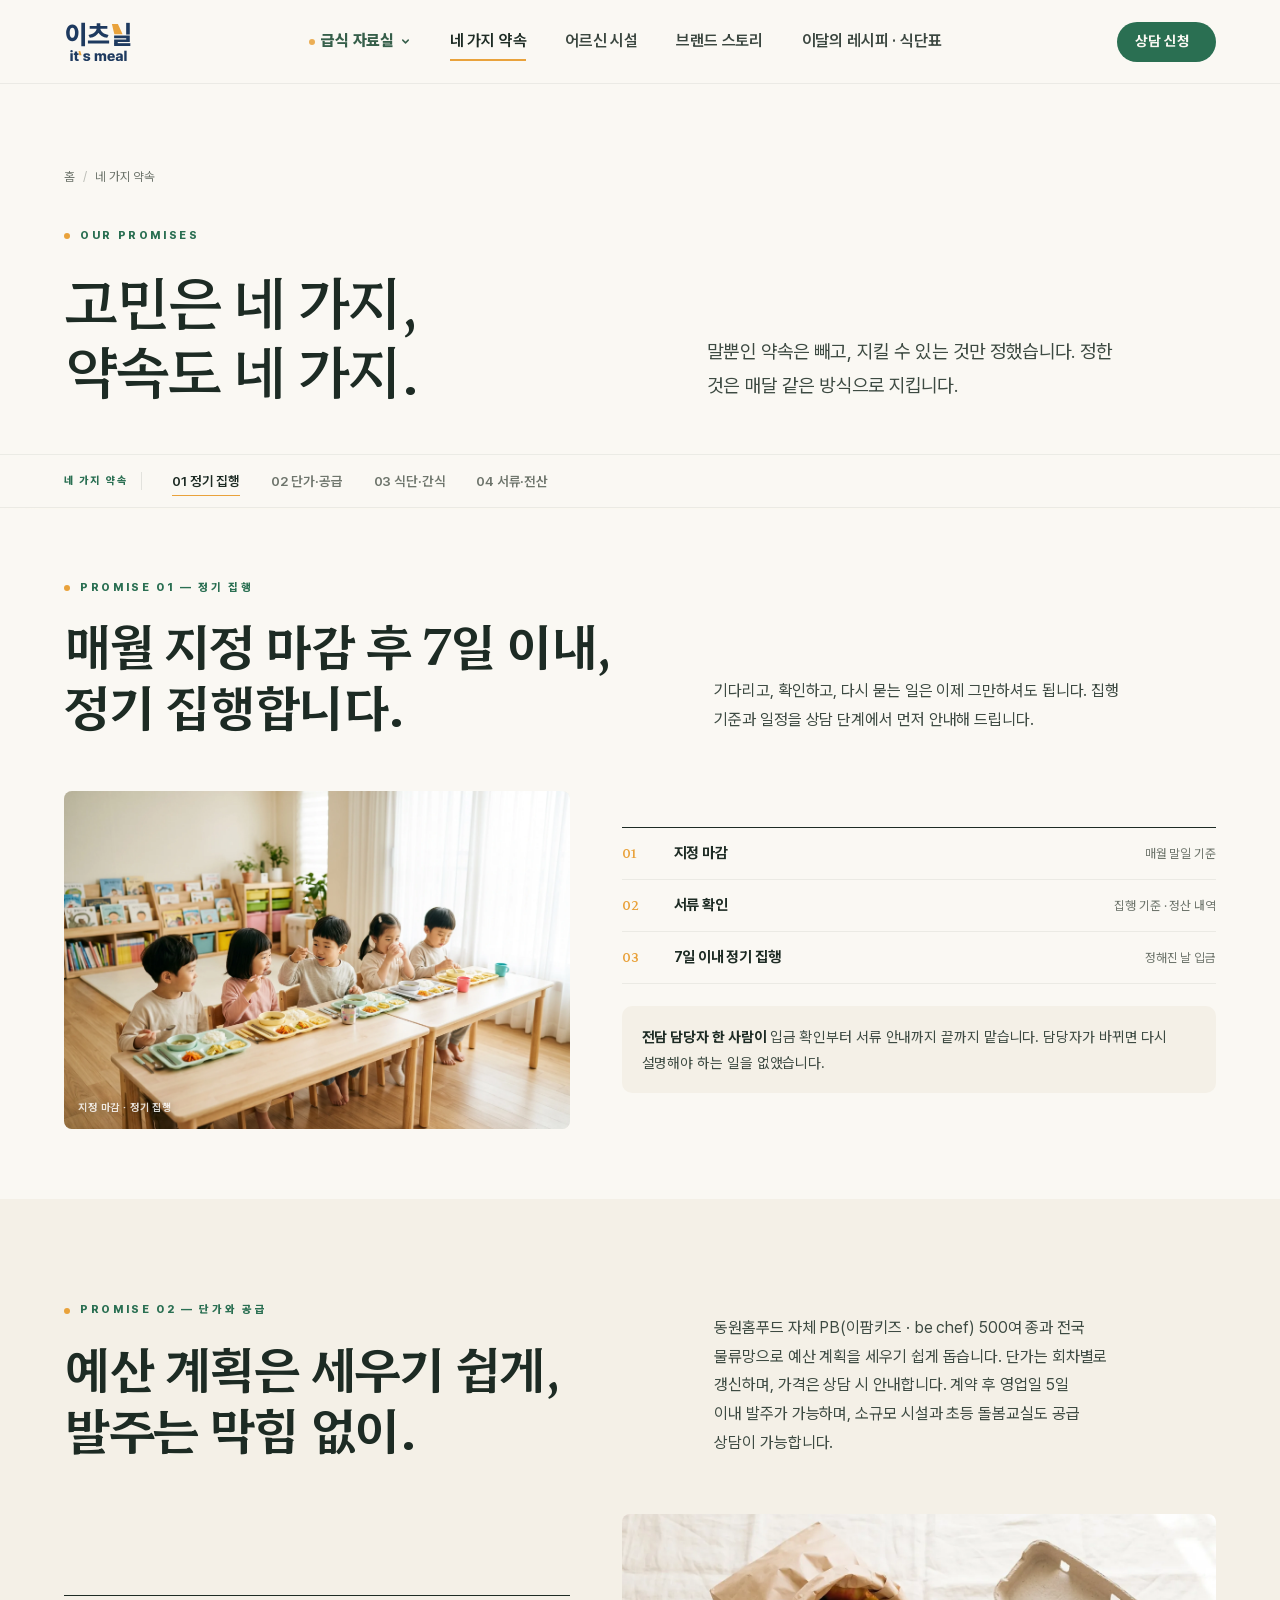
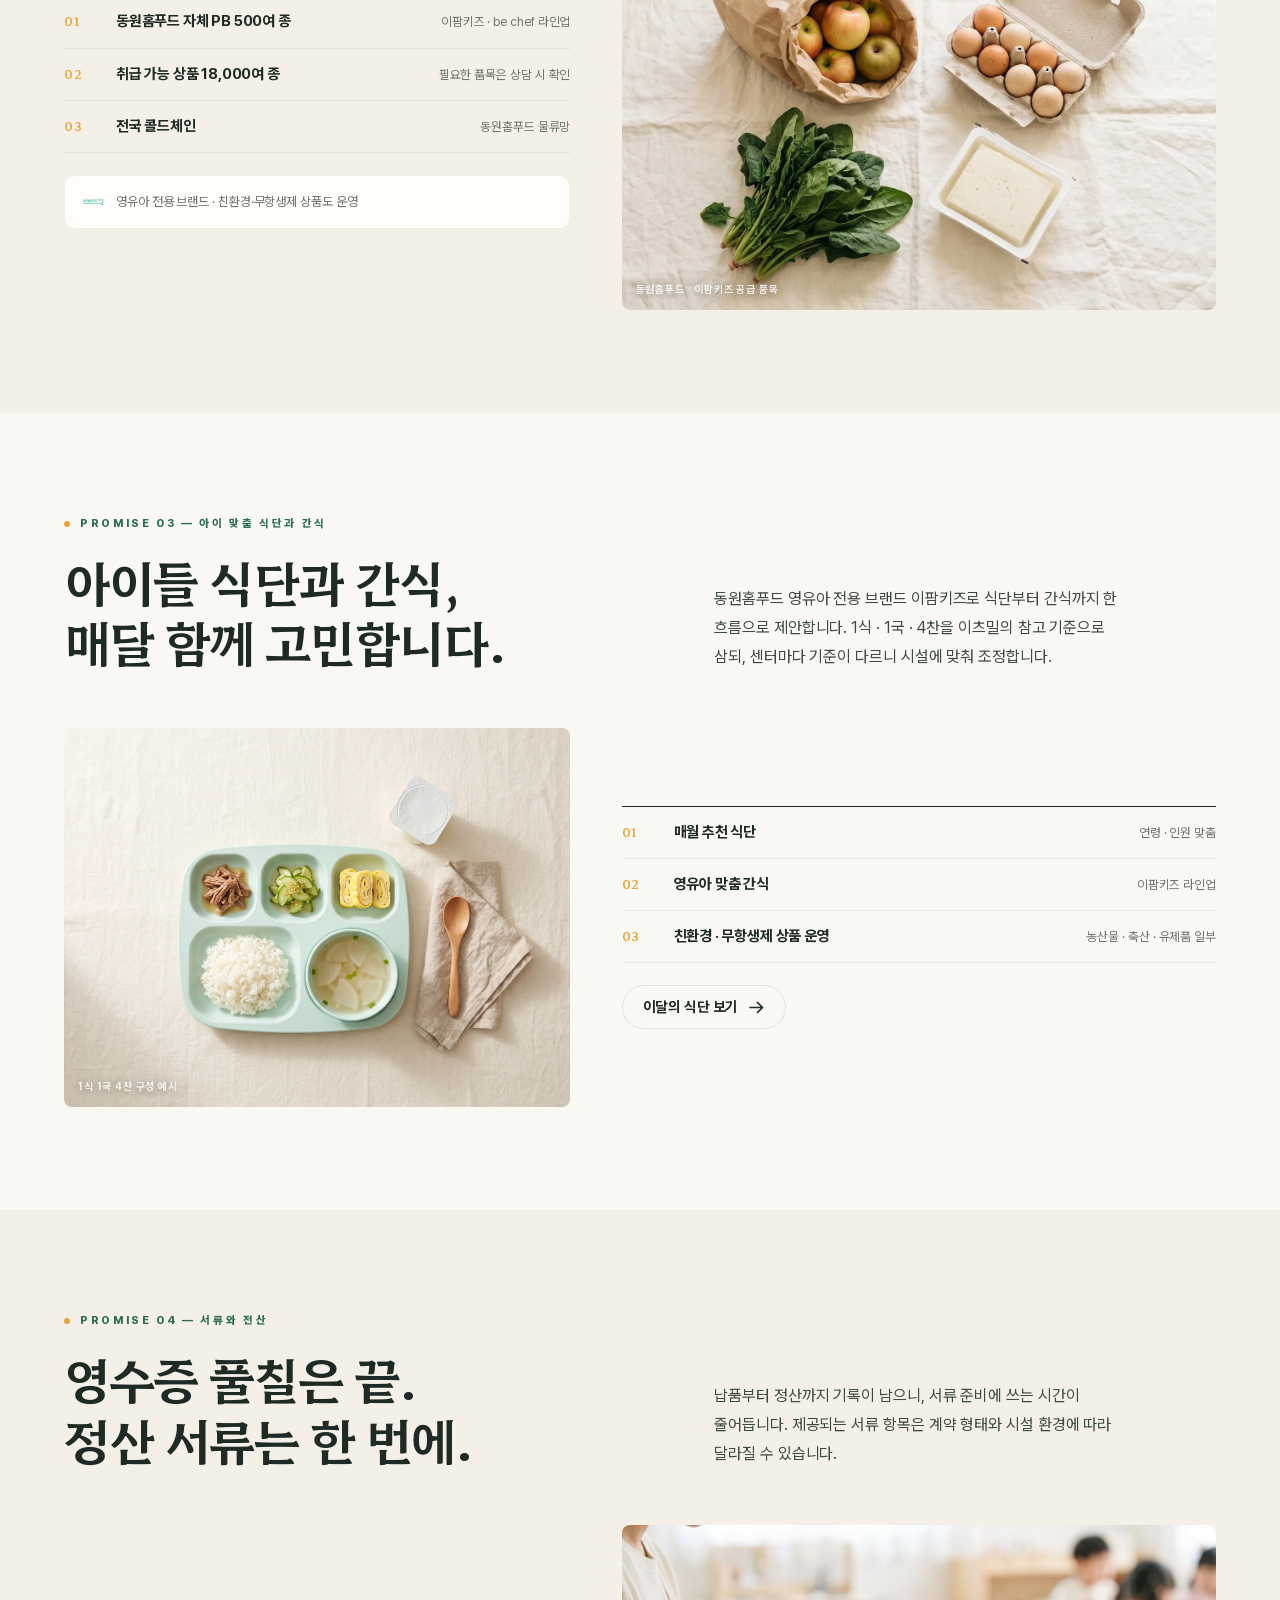
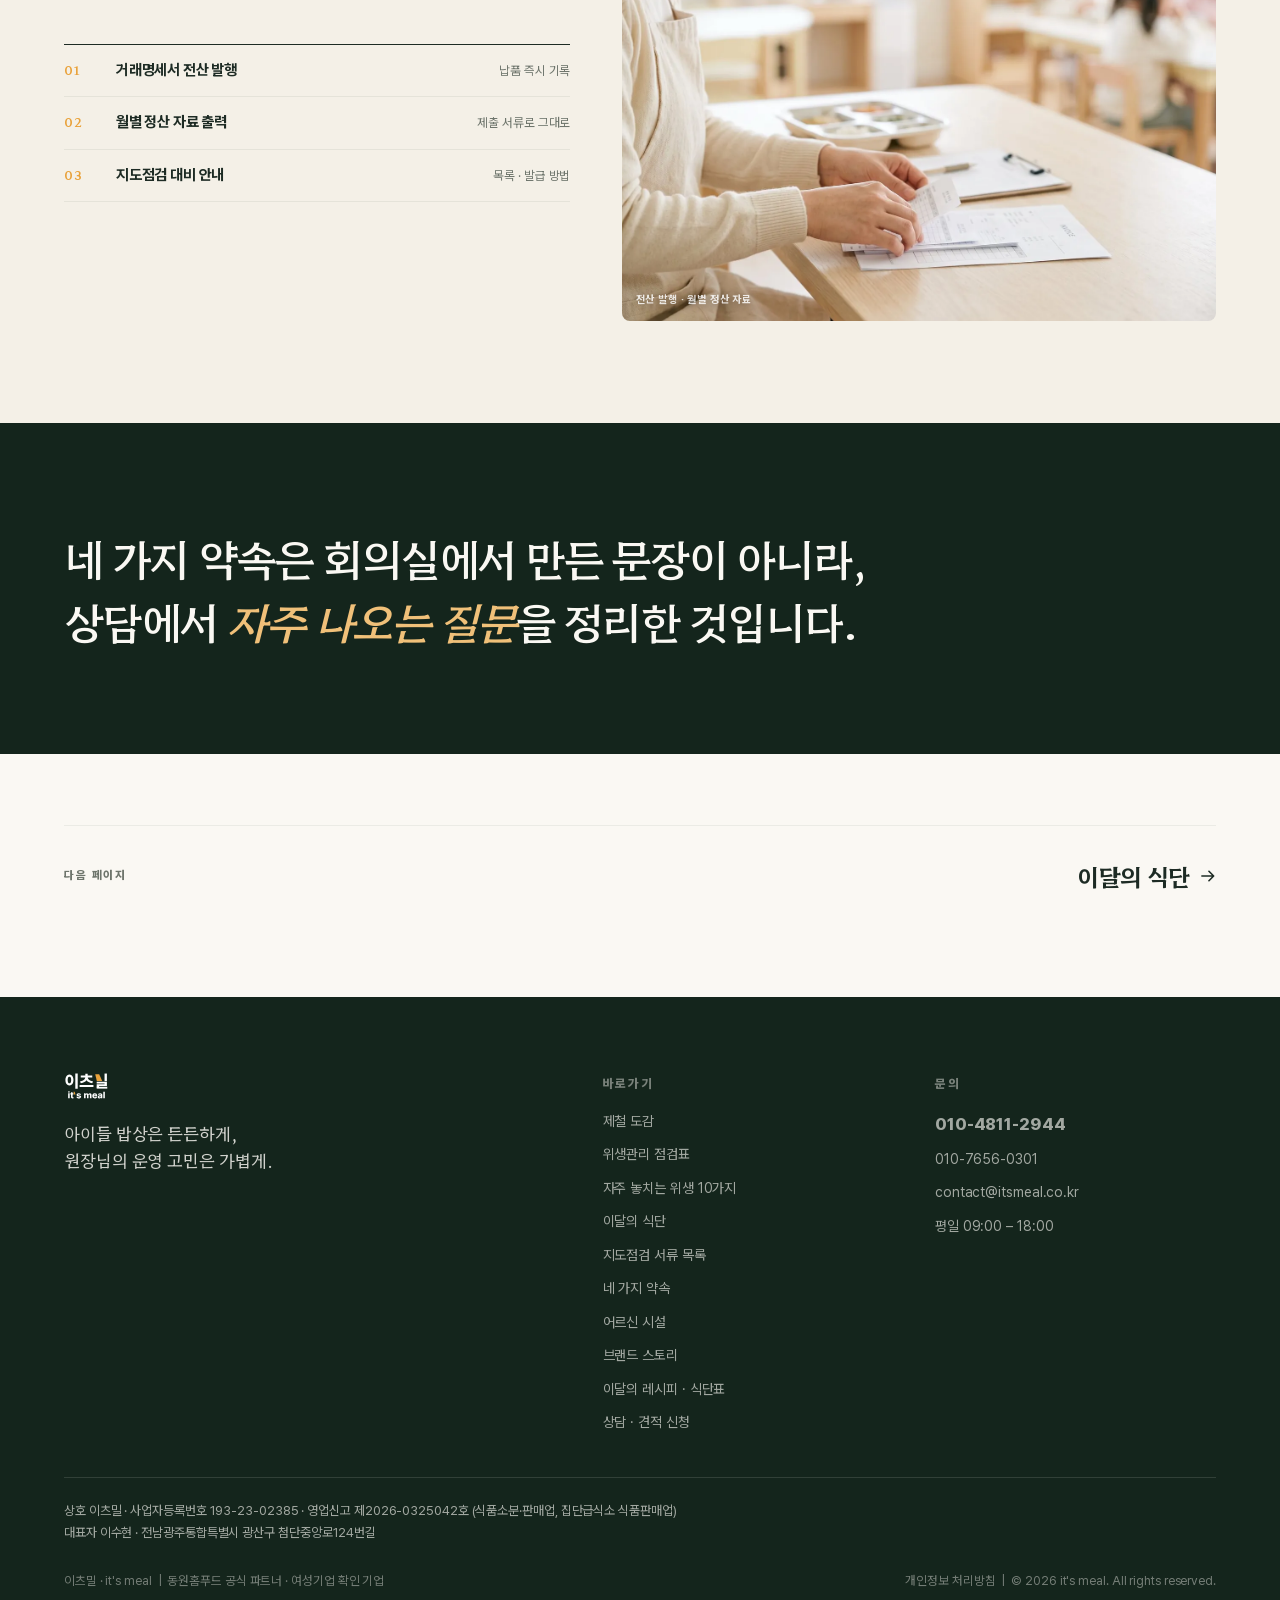
<file: promise.html>
<!DOCTYPE html>
<html lang="ko" data-nav-dark="false">
<head>
<meta charset="utf-8">
<meta name="viewport" content="width=device-width, initial-scale=1">
<title>네 가지 약속 — 이츠밀</title>
<meta name="description" content="정기 집행, 단가·공급, 아이 맞춤 식단·간식, 서류·전산. 이츠밀이 매달 같은 방식으로 지키는 네 가지 약속입니다.">
<link rel="icon" href="/favicon.svg" type="image/svg+xml">
<link rel="canonical" href="https://itsmeal.co.kr/promise">
<meta property="og:type" content="website">
<meta property="og:locale" content="ko_KR">
<meta property="og:site_name" content="이츠밀">
<meta property="og:title" content="네 가지 약속 — 이츠밀">
<meta property="og:description" content="정기 집행, 단가·공급, 아이 맞춤 식단·간식, 서류·전산. 이츠밀이 매달 같은 방식으로 지키는 네 가지 약속입니다.">
<meta property="og:url" content="https://itsmeal.co.kr/promise">
<meta property="og:image" content="https://itsmeal.co.kr/og-home-v3.png">
<meta name="twitter:card" content="summary_large_image">
<link rel="stylesheet" href="assets/css/eatsmil.css?v=6ac4d17e">
<link rel="stylesheet" href="assets/css/home.css?v=a015efe0">
<link rel="stylesheet" href="assets/css/cine.css?v=6cdbda81">
<link rel="stylesheet" href="assets/css/sub.css?v=0b7fb41f">
<link rel="stylesheet" href="assets/css/v3.css?v=66a0f129">
</head>
<body data-page="promise">
<!--gen:nav-->
<header class="nav" id="siteNav">
  <div class="nav__in">
    <a class="nav__logo" href="/" aria-label="이츠밀 홈">
      <img class="logo-navy" src="/assets/logos/mil2-navy.svg" alt="이츠밀">
      <img class="logo-white" src="/assets/logos/mil2-white.svg" alt="" aria-hidden="true">
    </a>
    <nav class="nav__menu"><div class="nav__dd"><a href="/resources" class="nav__ddT">급식 자료실<svg class="nav__chev" viewBox="0 0 12 12" fill="none" stroke="currentColor" stroke-width="1.6" stroke-linecap="round" stroke-linejoin="round"><path d="m3 4.5 3 3 3-3"/></svg></a><div class="nav__ddM"><a href="/resource-season"><b>제철 도감</b><span>식단 짜기 전, 이번 달 제철 확인</span></a><a href="/resource-hygiene-check"><b>위생관리 점검표</b><span>출력해서 매일 체크하는 A4 한 장</span></a><a href="/resource-hygiene-tips"><b>자주 놓치는 위생 10가지</b><span>조리실 게시 · 신규 조리원 교육용</span></a><a href="/menu"><b>이달의 식단</b><span>월~금 간식 식단표와 구성 예시</span></a><a href="/resource-inspection"><b>지도점검 서류 목록</b><span>점검 전에 챙길 급식 서류 확인</span></a></div></div><a href="/promise" class="is-active">네 가지 약속</a><a href="/care" class="">어르신 시설</a><a href="/story" class="">브랜드 스토리</a><a href="/archive" class="">이달의 레시피 · 식단표</a></nav>
    <a class="nav__cta" href="/#contact">상담 신청 <svg viewBox="0 0 17 17" fill="none" stroke="currentColor" stroke-width="1.7" stroke-linecap="round" stroke-linejoin="round"><path d="M2 8.5h12M9.5 3.5 14.5 8.5 9.5 13.5"/></svg></a>
    <button class="nav__burger" aria-label="메뉴 열기" aria-expanded="false"><span></span></button>
  </div>
</header>
<div class="navSheet"><span class="navSheet__h">급식 자료실</span><a class="navSheet__c" href="/resource-season">제철 도감</a><a class="navSheet__c" href="/resource-hygiene-check">위생관리 점검표</a><a class="navSheet__c" href="/resource-hygiene-tips">자주 놓치는 위생 10가지</a><a class="navSheet__c" href="/menu">이달의 식단</a><a class="navSheet__c" href="/resource-inspection">지도점검 서류 목록</a><a href="/promise">네 가지 약속</a><a href="/care">어르신 시설</a><a href="/story">브랜드 스토리</a><a href="/archive">이달의 레시피 · 식단표</a><a href="/#contact">상담 신청</a></div>
<nav class="mbar" id="mbar" aria-label="빠른 메뉴">
  <a href="/"><svg viewBox="0 0 24 24" fill="none" stroke="currentColor" stroke-width="1.7" stroke-linecap="round" stroke-linejoin="round"><path d="M3 11.5 12 4l9 7.5V20a1 1 0 0 1-1 1h-5v-6H9v6H4a1 1 0 0 1-1-1z"/></svg><span>홈</span></a>
  <a href="/resources"><svg viewBox="0 0 24 24" fill="none" stroke="currentColor" stroke-width="1.7" stroke-linecap="round" stroke-linejoin="round"><path d="M6 3h9l4 4v14H6z"/><path d="M14 3v5h5M9 13h6M9 17h6"/></svg><span>급식 자료실</span></a>
  <a href="tel:01048112944"><svg viewBox="0 0 24 24" fill="none" stroke="currentColor" stroke-width="1.7" stroke-linecap="round" stroke-linejoin="round"><path d="M22 16.9v3a2 2 0 0 1-2.2 2 19.8 19.8 0 0 1-8.6-3.1 19.5 19.5 0 0 1-6-6A19.8 19.8 0 0 1 2.1 4.2 2 2 0 0 1 4.1 2h3a2 2 0 0 1 2 1.7c.1.9.4 1.8.7 2.7a2 2 0 0 1-.5 2.1L8 9.8a16 16 0 0 0 6 6l1.3-1.3a2 2 0 0 1 2.1-.4c.9.3 1.8.6 2.7.7a2 2 0 0 1 1.7 2z"/></svg><span>전화</span></a>
  <a class="mbar__cta" href="/#contact"><svg viewBox="0 0 24 24" fill="none" stroke="currentColor" stroke-width="1.7" stroke-linecap="round" stroke-linejoin="round"><path d="M4 5h16v11H8l-4 4z"/></svg><span>상담 신청</span></a>
</nav>
<!--/gen:nav-->

<section class="pageTop">
  <div class="wrap">
    <nav class="crumb"><a href="/">홈</a><span>/</span><span style="opacity:1">네 가지 약속</span></nav>
    <div class="pageTop__in">
      <div>
        <span class="lab" data-reveal>Our Promises</span>
        <h1 data-reveal style="--d:70ms">고민은 네 가지,<br>약속도 네 가지.</h1>
      </div>
      <div class="pageTop__meta" data-reveal style="--d:140ms">
        <p class="lede" style="max-width:36ch">
          말뿐인 약속은 빼고, 지킬 수 있는 것만 정했습니다.
          정한 것은 매달 같은 방식으로 지킵니다.
        </p>
      </div>
    </div>
  </div>
</section>

<nav class="subnav" id="subnav">
  <div class="wrap subnav__in">
    <span class="subnav__lab">네 가지 약속</span>
    <a href="#p01" class="is-on">01 정기 집행</a>
    <a href="#p02">02 단가·공급</a>
    <a href="#p03">03 식단·간식</a>
    <a href="#p04">04 서류·전산</a>
  </div>
</nav>

<!-- ═══ 01 ═══════════════════════════════════════════════════════ -->
<section class="sec sec--tight" id="p01">
  <div class="wrap">
    <div class="secHead">
      <div class="secHead__t">
        <span class="lab" data-reveal>Promise 01 — 정기 집행</span>
        <h2 data-reveal style="--d:70ms">매월 지정 마감 후 7일 이내,<br>정기 집행합니다.</h2>
      </div>
      <p class="secHead__a" data-reveal style="--d:140ms">
        기다리고, 확인하고, 다시 묻는 일은 이제 그만하셔도 됩니다.
        집행 기준과 일정을 상담 단계에서 먼저 안내해 드립니다.
      </p>
    </div>

    <div class="spec">
      <figure class="spec__fig" data-reveal style="aspect-ratio:3/2">
        <img src="assets/web/hero-kids-v3-hq.webp" alt="어린이집 급식 시간" style="object-position:38% 50%" loading="lazy" decoding="async">
        <figcaption>지정 마감 · 정기 집행</figcaption>
      </figure>

      <div data-reveal style="--d:100ms">
        <div class="spec__list">
          <div class="spec__i"><span class="spec__n">01</span><span class="spec__t">지정 마감</span><span class="spec__d">매월 말일 기준</span></div>
          <div class="spec__i"><span class="spec__n">02</span><span class="spec__t">서류 확인</span><span class="spec__d">집행 기준 · 정산 내역</span></div>
          <div class="spec__i"><span class="spec__n">03</span><span class="spec__t">7일 이내 정기 집행</span><span class="spec__d">정해진 날 입금</span></div>
        </div>
        <div style="margin-top:22px;padding:18px 20px;border-radius:10px;background:var(--ivory-warm)">
          <p style="font-size:14.5px;line-height:1.75;color:var(--ink-soft)">
            <b style="color:var(--ink)">전담 담당자 한 사람이</b> 입금 확인부터 서류 안내까지 끝까지 맡습니다.
            담당자가 바뀌면 다시 설명해야 하는 일을 없앴습니다.
          </p>
        </div>
      </div>
    </div>
  </div>
</section>

<!-- ═══ 02 ═══════════════════════════════════════════════════════ -->
<section class="sec sec--warm" id="p02">
  <div class="wrap">
    <div class="secHead">
      <div class="secHead__t">
        <span class="lab" data-reveal>Promise 02 — 단가와 공급</span>
        <h2 data-reveal style="--d:70ms">예산 계획은 세우기 쉽게,<br>발주는 막힘 없이.</h2>
      </div>
      <p class="secHead__a" data-reveal style="--d:140ms">
        동원홈푸드 자체 PB(이팜키즈 · be chef) 500여 종과 전국 물류망으로 예산 계획을 세우기 쉽게 돕습니다.
        단가는 회차별로 갱신하며, 가격은 상담 시 안내합니다.
        계약 후 영업일 5일 이내 발주가 가능하며, 소규모 시설과 초등 돌봄교실도 공급 상담이 가능합니다.
      </p>
    </div>

    <div class="spec">
      <div data-reveal>
        <div class="spec__list">
          <div class="spec__i"><span class="spec__n">01</span><span class="spec__t">동원홈푸드 자체 PB 500여 종</span><span class="spec__d">이팜키즈 · be chef 라인업</span></div>
          <div class="spec__i"><span class="spec__n">02</span><span class="spec__t">취급 가능 상품 18,000여 종</span><span class="spec__d">필요한 품목은 상담 시 확인</span></div>
          <div class="spec__i"><span class="spec__n">03</span><span class="spec__t">전국 콜드체인</span><span class="spec__d">동원홈푸드 물류망</span></div>
        </div>

        <div style="display:flex;align-items:center;gap:12px;padding:15px 17px;border-radius:10px;background:var(--paper);border:1px solid var(--line-soft);margin-top:22px">
          <img src="assets/logos/efarm-kids.png" alt="이팜키즈" style="height:22px;width:auto">
          <span style="font-size:13px;color:var(--muted)">영유아 전용 브랜드 · 친환경·무항생제 상품도 운영</span>
        </div>
      </div>

      <figure class="spec__fig" data-reveal style="--d:100ms;aspect-ratio:3/2">
        <img src="assets/web/goods.webp" alt="식자재 사과·달걀·시금치·두부" loading="lazy" decoding="async">
        <figcaption>동원홈푸드 · 이팜키즈 공급 품목</figcaption>
      </figure>
    </div>
  </div>
</section>

<!-- ═══ 03 ═══════════════════════════════════════════════════════ -->
<section class="sec" id="p03">
  <div class="wrap">
    <div class="secHead">
      <div class="secHead__t">
        <span class="lab" data-reveal>Promise 03 — 아이 맞춤 식단과 간식</span>
        <h2 data-reveal style="--d:70ms">아이들 식단과 간식,<br>매달 함께 고민합니다.</h2>
      </div>
      <p class="secHead__a" data-reveal style="--d:140ms">
        동원홈푸드 영유아 전용 브랜드 이팜키즈로 식단부터 간식까지 한 흐름으로 제안합니다.
        1식 · 1국 · 4찬을 이츠밀의 참고 기준으로 삼되, 센터마다 기준이 다르니 시설에 맞춰 조정합니다.
      </p>
    </div>

    <div class="spec">
      <figure class="spec__fig" data-reveal style="aspect-ratio:4/3">
        <img src="assets/web/tray-mint.webp" alt="1식 1국 4찬 구성 예시" loading="lazy" decoding="async">
        <figcaption>1식 1국 4찬 구성 예시</figcaption>
      </figure>
      <div data-reveal style="--d:100ms">
        <div class="spec__list">
          <div class="spec__i"><span class="spec__n">01</span><span class="spec__t">매월 추천 식단</span><span class="spec__d">연령 · 인원 맞춤</span></div>
          <div class="spec__i"><span class="spec__n">02</span><span class="spec__t">영유아 맞춤 간식</span><span class="spec__d">이팜키즈 라인업</span></div>
          <div class="spec__i"><span class="spec__n">03</span><span class="spec__t">친환경 · 무항생제 상품 운영</span><span class="spec__d">농산물 · 축산 · 유제품 일부</span></div>
        </div>
        <a class="btn btn--ghost btn--sm" href="/menu" style="margin-top:22px">이달의 식단 보기
          <svg viewBox="0 0 17 17" fill="none" stroke="currentColor" stroke-width="1.7" stroke-linecap="round" stroke-linejoin="round"><path d="M2 8.5h12M9.5 3.5 14.5 8.5 9.5 13.5"/></svg></a>
      </div>
    </div>
  </div>
</section>

<!-- ═══ 04 ═══════════════════════════════════════════════════════ -->
<section class="sec sec--warm" id="p04">
  <div class="wrap">
    <div class="secHead">
      <div class="secHead__t">
        <span class="lab" data-reveal>Promise 04 — 서류와 전산</span>
        <h2 data-reveal style="--d:70ms">영수증 풀칠은 끝.<br>정산 서류는 한 번에.</h2>
      </div>
      <p class="secHead__a" data-reveal style="--d:140ms">
        납품부터 정산까지 기록이 남으니, 서류 준비에 쓰는 시간이 줄어듭니다.
        제공되는 서류 항목은 계약 형태와 시설 환경에 따라 달라질 수 있습니다.
      </p>
    </div>

    <div class="spec">
      <div data-reveal>
        <div class="spec__list">
          <div class="spec__i"><span class="spec__n">01</span><span class="spec__t">거래명세서 전산 발행</span><span class="spec__d">납품 즉시 기록</span></div>
          <div class="spec__i"><span class="spec__n">02</span><span class="spec__t">월별 정산 자료 출력</span><span class="spec__d">제출 서류로 그대로</span></div>
          <div class="spec__i"><span class="spec__n">03</span><span class="spec__t">지도점검 대비 안내</span><span class="spec__d">목록 · 발급 방법</span></div>
        </div>
      </div>
      <figure class="spec__fig" data-reveal style="--d:100ms;aspect-ratio:3/2">
        <img src="assets/web/desk.webp" alt="정산 서류를 정리하는 모습" loading="lazy" decoding="async">
        <figcaption>전산 발행 · 월별 정산 자료</figcaption>
      </figure>
    </div>
  </div>
</section>

<section class="quoteBand">
  <div class="wrap">
    <p data-reveal>네 가지 약속은 회의실에서 만든 문장이 아니라,<br>상담에서 <em>자주 나오는 질문</em>을 정리한 것입니다.</p>
  </div>
</section>

<section class="sec sec--tight">
  <div class="wrap">
    <div class="nextNav">
      <span class="nextNav__k">다음 페이지</span>
      <a class="nextNav__a" href="/menu"><span class="nextNav__t">이달의 식단 <svg viewBox="0 0 17 17" fill="none" stroke="currentColor" stroke-width="1.7" stroke-linecap="round" stroke-linejoin="round"><path d="M2 8.5h12M9.5 3.5 14.5 8.5 9.5 13.5"/></svg></span></a>
    </div>
  </div>
</section>

<!--gen:foot-->
<footer class="foot">
  <div class="wrap">
    <div class="foot__top">
      <div>
        <img class="foot__logo" src="/assets/logos/mil2-white.svg" alt="이츠밀">
        <p class="foot__tag">아이들 밥상은 든든하게,<br>원장님의 운영 고민은 가볍게.</p>
      </div>
      <div>
        <h5>바로가기</h5>
        <ul>
          <li><a href="/resource-season">제철 도감</a></li>
          <li><a href="/resource-hygiene-check">위생관리 점검표</a></li>
          <li><a href="/resource-hygiene-tips">자주 놓치는 위생 10가지</a></li>
          <li><a href="/menu">이달의 식단</a></li>
          <li><a href="/resource-inspection">지도점검 서류 목록</a></li>
          <li><a href="/promise">네 가지 약속</a></li>
          <li><a href="/care">어르신 시설</a></li>
          <li><a href="/story">브랜드 스토리</a></li>
          <li><a href="/archive">이달의 레시피 · 식단표</a></li>
          <li><a href="/#contact">상담 · 견적 신청</a></li>
        </ul>
      </div>
      <div>
        <h5>문의</h5>
        <ul>
          <li><a class="foot__tel" href="tel:01048112944">010-4811-2944</a></li>
          <li><a href="tel:01076560301">010-7656-0301</a></li>
          <li><!--email_off--><a href="mailto:contact@itsmeal.co.kr">contact@itsmeal.co.kr</a><!--/email_off--></li>
          <li>평일 09:00 – 18:00</li>
        </ul>
      </div>
    </div>
    <p class="foot__biz">상호 이츠밀 · 사업자등록번호 193-23-02385 · 영업신고 제2026-0325042호 (식품소분·판매업, 집단급식소 식품판매업)<br>대표자 이수현 · 전남광주통합특별시 광산구 첨단중앙로124번길</p>
    <div class="foot__bar">
      <span>이츠밀 · it's meal &nbsp;|&nbsp; 동원홈푸드 공식 파트너 · 여성기업 확인 기업</span>
      <span><a href="/privacy">개인정보 처리방침</a> &nbsp;|&nbsp; © 2026 it's meal. All rights reserved.</span>
    </div>
  </div>
</footer>
<!--/gen:foot-->
<script src="vendor/lenis.min.js"></script>
<script src="vendor/gsap.min.js"></script>
<script src="vendor/ScrollTrigger.min.js"></script>
<script src="assets/js/eatsmil.js?v=1e5561b2"></script>
<script>
document.addEventListener('DOMContentLoaded', () => {
  const links = [...document.querySelectorAll('#subnav a')]
  const secs = links.map(a => document.querySelector(a.getAttribute('href'))).filter(Boolean)
  if (!secs.length) return
  const tick = () => {
    const y = window.scrollY + window.innerHeight * 0.32
    let best = 0
    secs.forEach((s, i) => { if (s.offsetTop <= y) best = i })
    links.forEach((a, i) => a.classList.toggle('is-on', i === best))
  }
  window.addEventListener('scroll', tick, { passive: true })
  tick()
})
</script>
<script src="assets/js/ga.js?v=5f8dd51f"></script>
</body>
</html>
</file>
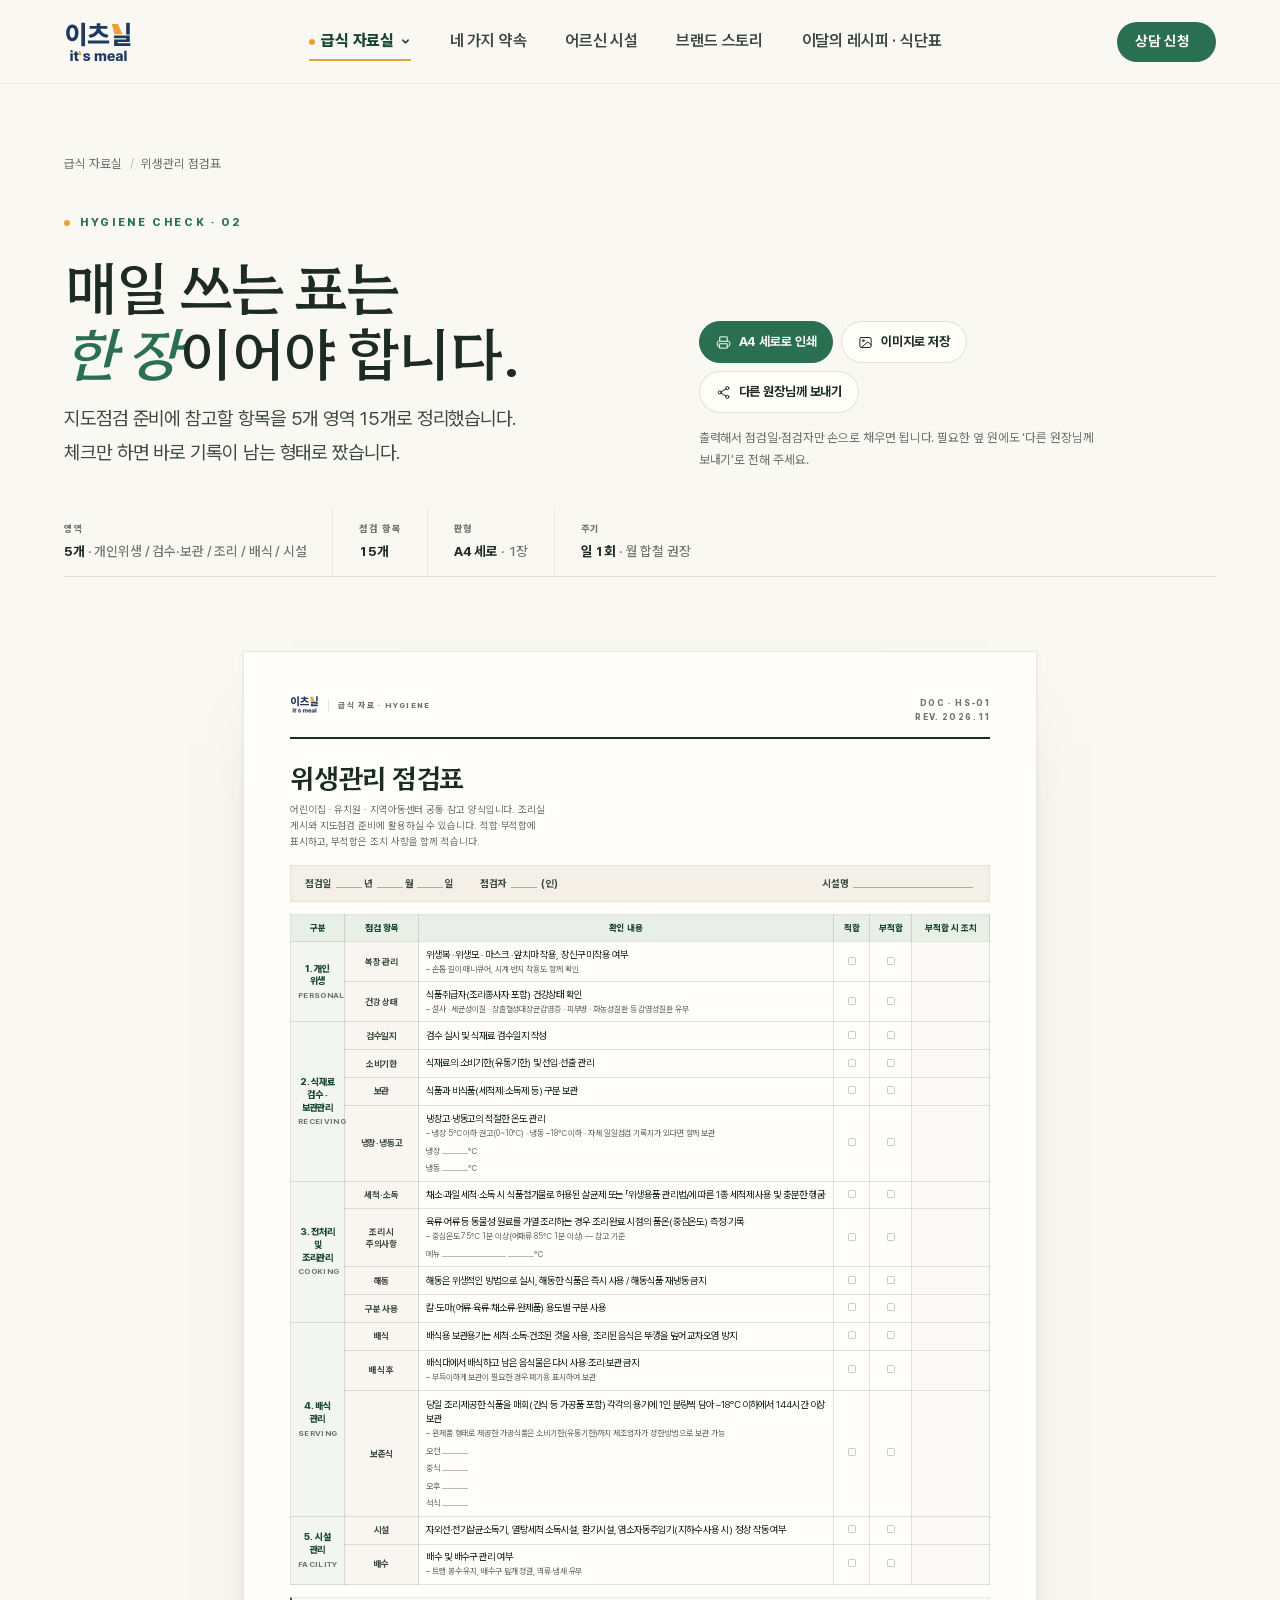
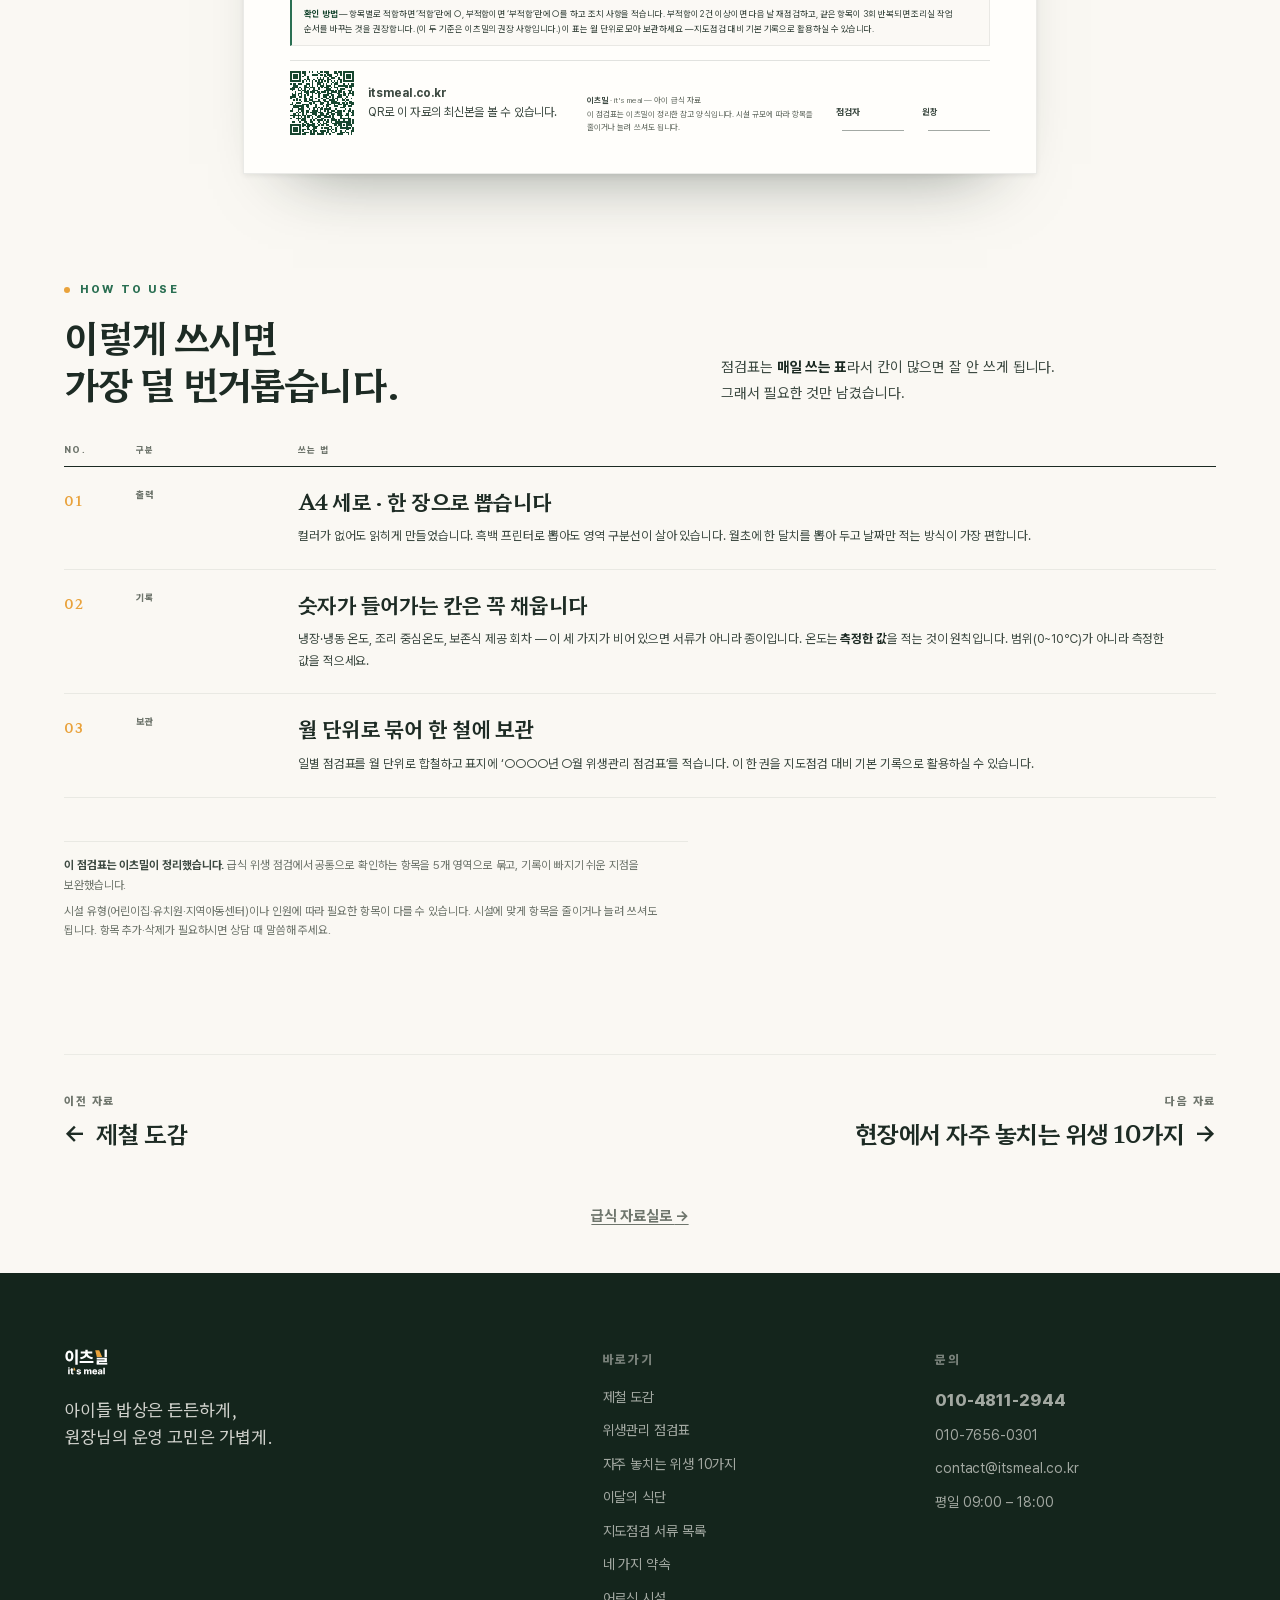
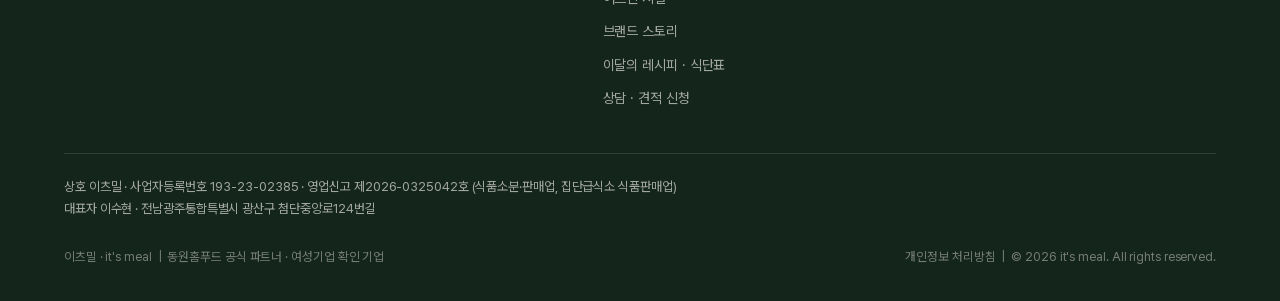
<file: resource-hygiene-check.html>
<!DOCTYPE html>
<html lang="ko" data-nav-dark="false">
<head>
<meta charset="utf-8">
<meta name="viewport" content="width=device-width, initial-scale=1">
<title>급식 위생관리 점검표 (A4 인쇄용) — 이츠밀</title>
<meta name="description" content="어린이집·유치원·지역아동센터 조리실에서 매일 쓰는 급식 위생관리 점검표. 5개 영역 15개 항목을 A4 한 장으로 바로 인쇄할 수 있습니다.">
<link rel="icon" href="/favicon.svg" type="image/svg+xml">
<link rel="canonical" href="https://itsmeal.co.kr/resource-hygiene-check">
<meta property="og:type" content="website">
<meta property="og:locale" content="ko_KR">
<meta property="og:site_name" content="이츠밀">
<meta property="og:title" content="조리실에 붙이는 급식 위생 점검표">
<meta property="og:description" content="5개 영역 15개 항목, A4 한 장. 인쇄해서 점검일·점검자만 채우세요.">
<meta property="og:url" content="https://itsmeal.co.kr/resource-hygiene-check">
<meta property="og:image" content="https://itsmeal.co.kr/og-hygiene-check.png">
<meta property="og:image:width" content="1200">
<meta property="og:image:height" content="630">
<meta property="og:image:alt" content="이츠밀 급식 위생관리 점검표 미리보기">
<meta name="twitter:card" content="summary_large_image">
<script type="application/ld+json">
{
  "@context": "https://schema.org",
  "@graph": [
    {
      "@type": "WebPage",
      "@id": "https://itsmeal.co.kr/resource-hygiene-check#page",
      "url": "https://itsmeal.co.kr/resource-hygiene-check",
      "name": "급식 위생관리 점검표 (A4 인쇄용)",
      "inLanguage": "ko-KR",
      "isPartOf": {
        "@id": "https://itsmeal.co.kr/#site"
      },
      "publisher": {
        "@id": "https://itsmeal.co.kr/#org"
      }
    },
    {
      "@type": "BreadcrumbList",
      "itemListElement": [
        {
          "@type": "ListItem",
          "position": 1,
          "name": "홈",
          "item": "https://itsmeal.co.kr/"
        },
        {
          "@type": "ListItem",
          "position": 2,
          "name": "급식 자료실",
          "item": "https://itsmeal.co.kr/resources"
        },
        {
          "@type": "ListItem",
          "position": 3,
          "name": "위생관리 점검표",
          "item": "https://itsmeal.co.kr/resource-hygiene-check"
        }
      ]
    }
  ]
}
</script>
<link rel="stylesheet" href="assets/css/eatsmil.css?v=6ac4d17e">
<link rel="stylesheet" href="assets/css/sub.css?v=0b7fb41f">
<link rel="stylesheet" href="assets/css/v3.css?v=66a0f129">
<link rel="stylesheet" href="assets/css/resource.css?v=9a5ef493">
<style>
/* ── 점검표 미세 조판 (캐시 영향 없이 확정) ───────────────────── */
.paper__fill {
  display: flex !important;
  flex-wrap: nowrap !important;
  align-items: center !important;
  justify-content: flex-start !important;
  gap: 0 26px !important;
  white-space: nowrap !important;
  padding: 10px 14px !important;
}
.paper__fill > span {
  display: inline-block !important;
  white-space: nowrap !important;
  flex: 0 0 auto;
}
.paper__fill u {
  display: inline-block !important;
  min-width: 26px;
  height: 11px;
  border-bottom: 1px solid rgba(27,42,34,.34);
  text-decoration: none;
  vertical-align: -1px;
  margin-inline: 2px;
}
.paper__fill > span:last-child { margin-left: auto; }
.paper__fill > span:last-child u { min-width: 118px; }

.chk col.c1 { width: 54px !important; }
.chk col.c2 { width: 74px !important; }
.chk col.c3 { width: auto !important; }
.chk col.c4 { width: 36px !important; }
.chk col.c5 { width: 42px !important; }
.chk col.c6 { width: 78px !important; }
.chk thead th {
  white-space: nowrap !important;
  word-break: keep-all;
  letter-spacing: 0 !important;
  font-size: 9px !important;
  padding: 7px 2px !important;
}
.chk td.g2 { font-size: 9px !important; letter-spacing: -.02em; }
.chk td.item .mini { display: block !important; margin: 4px 0 0 0 !important; }
.chk td.item .mini + .mini { margin-left: 0 !important; }

/* 인쇄 — A4 세로 한 장에 정확히 앉도록 */
@media print {
  @page { size: A4 portrait !important; margin: 8mm !important; }
  .paper {
    width: 194mm !important;
    min-height: 0 !important;
    padding: 0 !important;
    border: 0 !important;
    box-shadow: none !important;
    zoom: .94;
  }
  .chk { font-size: 9.4px; }
  .chk td.item .sub { font-size: 8.2px; }
  .chk td { padding: 4px 6px !important; }
  .paper__title { padding: 14px 0 10px; }
  .paper__title h1 { font-size: 24px; }
}
</style>
</head>
<body data-page="check" data-print="portrait">
<!--gen:nav-->
<header class="nav" id="siteNav">
  <div class="nav__in">
    <a class="nav__logo" href="/" aria-label="이츠밀 홈">
      <img class="logo-navy" src="/assets/logos/mil2-navy.svg" alt="이츠밀">
      <img class="logo-white" src="/assets/logos/mil2-white.svg" alt="" aria-hidden="true">
    </a>
    <nav class="nav__menu"><div class="nav__dd"><a href="/resources" class="nav__ddT is-active">급식 자료실<svg class="nav__chev" viewBox="0 0 12 12" fill="none" stroke="currentColor" stroke-width="1.6" stroke-linecap="round" stroke-linejoin="round"><path d="m3 4.5 3 3 3-3"/></svg></a><div class="nav__ddM"><a href="/resource-season"><b>제철 도감</b><span>식단 짜기 전, 이번 달 제철 확인</span></a><a href="/resource-hygiene-check"><b>위생관리 점검표</b><span>출력해서 매일 체크하는 A4 한 장</span></a><a href="/resource-hygiene-tips"><b>자주 놓치는 위생 10가지</b><span>조리실 게시 · 신규 조리원 교육용</span></a><a href="/menu"><b>이달의 식단</b><span>월~금 간식 식단표와 구성 예시</span></a><a href="/resource-inspection"><b>지도점검 서류 목록</b><span>점검 전에 챙길 급식 서류 확인</span></a></div></div><a href="/promise" class="">네 가지 약속</a><a href="/care" class="">어르신 시설</a><a href="/story" class="">브랜드 스토리</a><a href="/archive" class="">이달의 레시피 · 식단표</a></nav>
    <a class="nav__cta" href="/#contact">상담 신청 <svg viewBox="0 0 17 17" fill="none" stroke="currentColor" stroke-width="1.7" stroke-linecap="round" stroke-linejoin="round"><path d="M2 8.5h12M9.5 3.5 14.5 8.5 9.5 13.5"/></svg></a>
    <button class="nav__burger" aria-label="메뉴 열기" aria-expanded="false"><span></span></button>
  </div>
</header>
<div class="navSheet"><span class="navSheet__h">급식 자료실</span><a class="navSheet__c" href="/resource-season">제철 도감</a><a class="navSheet__c" href="/resource-hygiene-check">위생관리 점검표</a><a class="navSheet__c" href="/resource-hygiene-tips">자주 놓치는 위생 10가지</a><a class="navSheet__c" href="/menu">이달의 식단</a><a class="navSheet__c" href="/resource-inspection">지도점검 서류 목록</a><a href="/promise">네 가지 약속</a><a href="/care">어르신 시설</a><a href="/story">브랜드 스토리</a><a href="/archive">이달의 레시피 · 식단표</a><a href="/#contact">상담 신청</a></div>
<nav class="mbar" id="mbar" aria-label="빠른 메뉴">
  <a href="/"><svg viewBox="0 0 24 24" fill="none" stroke="currentColor" stroke-width="1.7" stroke-linecap="round" stroke-linejoin="round"><path d="M3 11.5 12 4l9 7.5V20a1 1 0 0 1-1 1h-5v-6H9v6H4a1 1 0 0 1-1-1z"/></svg><span>홈</span></a>
  <a href="/resources"><svg viewBox="0 0 24 24" fill="none" stroke="currentColor" stroke-width="1.7" stroke-linecap="round" stroke-linejoin="round"><path d="M6 3h9l4 4v14H6z"/><path d="M14 3v5h5M9 13h6M9 17h6"/></svg><span>급식 자료실</span></a>
  <a href="tel:01048112944"><svg viewBox="0 0 24 24" fill="none" stroke="currentColor" stroke-width="1.7" stroke-linecap="round" stroke-linejoin="round"><path d="M22 16.9v3a2 2 0 0 1-2.2 2 19.8 19.8 0 0 1-8.6-3.1 19.5 19.5 0 0 1-6-6A19.8 19.8 0 0 1 2.1 4.2 2 2 0 0 1 4.1 2h3a2 2 0 0 1 2 1.7c.1.9.4 1.8.7 2.7a2 2 0 0 1-.5 2.1L8 9.8a16 16 0 0 0 6 6l1.3-1.3a2 2 0 0 1 2.1-.4c.9.3 1.8.6 2.7.7a2 2 0 0 1 1.7 2z"/></svg><span>전화</span></a>
  <a class="mbar__cta" href="/#contact"><svg viewBox="0 0 24 24" fill="none" stroke="currentColor" stroke-width="1.7" stroke-linecap="round" stroke-linejoin="round"><path d="M4 5h16v11H8l-4 4z"/></svg><span>상담 신청</span></a>
</nav>
<!--/gen:nav-->

<section class="rsTop noPrint" data-screen-label="점검표 — 표지">
  <div class="wrap">
    <nav class="crumb"><a href="/resources">급식 자료실</a><span>/</span><span style="opacity:1">위생관리 점검표</span></nav>

    <div class="rsTop__in">
      <div>
        <span class="lab" data-reveal>Hygiene Check · 02</span>
        <h1 data-reveal style="--d:60ms">매일 쓰는 표는<br><em>한 장</em>이어야 합니다.</h1>
        <p class="lede" style="margin-top:18px;max-width:42ch" data-reveal>
          지도점검 준비에 참고할 항목을 5개 영역 15개로 정리했습니다.
          체크만 하면 바로 기록이 남는 형태로 짰습니다.
        </p>
      </div>
      <div class="rsTop__meta" data-reveal style="--d:120ms">
        <div class="rsTop__acts">
          <button class="dlBtn dlBtn--solid" data-print="portrait">
            <svg viewBox="0 0 24 24" fill="none" stroke="currentColor" stroke-width="1.6" stroke-linecap="round" stroke-linejoin="round"><path d="M6 9V3h12v6M6 18H4a2 2 0 0 1-2-2v-4a2 2 0 0 1 2-2h16a2 2 0 0 1 2 2v4a2 2 0 0 1-2 2h-2M6 14h12v7H6z"/></svg>
            A4 세로로 인쇄
          </button>
          <button class="dlBtn" data-png="paper">
            <svg viewBox="0 0 24 24" fill="none" stroke="currentColor" stroke-width="1.6" stroke-linecap="round" stroke-linejoin="round"><rect x="3" y="4" width="18" height="16" rx="2"/><circle cx="8.5" cy="9" r="1.5"/><path d="m21 16-5-5L5 20"/></svg>
            이미지로 저장
          </button>
          <button class="dlBtn" data-share>
            <svg viewBox="0 0 24 24" fill="none" stroke="currentColor" stroke-width="1.6" stroke-linecap="round" stroke-linejoin="round"><circle cx="18" cy="5" r="2.5"/><circle cx="6" cy="12" r="2.5"/><circle cx="18" cy="19" r="2.5"/><path d="m8.2 10.8 7.6-4.4M8.2 13.2l7.6 4.4"/></svg>
            다른 원장님께 보내기
          </button>
        </div>
        <p class="small" style="font-size:12.5px">출력해서 점검일·점검자만 손으로 채우면 됩니다. 필요한 옆 원에도 ‘다른 원장님께 보내기’로 전해 주세요.</p>
      </div>
    </div>

    <div class="metaBar" style="margin-top:clamp(24px,3vw,38px)" data-reveal>
      <div class="metaBar__i"><span class="metaBar__k">영역</span><span class="metaBar__v">5개 <em>· 개인위생 / 검수·보관 / 조리 / 배식 / 시설</em></span></div>
      <div class="metaBar__i"><span class="metaBar__k">점검 항목</span><span class="metaBar__v">15개</span></div>
      <div class="metaBar__i"><span class="metaBar__k">판형</span><span class="metaBar__v">A4 세로 <em>· 1장</em></span></div>
      <div class="metaBar__i"><span class="metaBar__k">주기</span><span class="metaBar__v">일 1회 <em>· 월 합철 권장</em></span></div>
    </div>
  </div>
</section>

<!-- ═══ A4 종이 ═════════════════════════════════════════════════ -->
<section class="paperStage" data-screen-label="A4 위생관리 점검표">
  <div class="paperStage__in">
    <div class="paper" id="paper">

      <div class="paper__top">
        <div class="paper__brand">
          <img src="assets/logos/mil2-navy.svg" alt="이츠밀">
          <span>급식 자료 · HYGIENE</span>
        </div>
        <div class="paper__no">
          DOC · HS-01<br>
          REV. 2026. 11
        </div>
      </div>

      <div class="paper__title">
        <h1>위생관리 점검표</h1>
        <p>어린이집 · 유치원 · 지역아동센터 공통 참고 양식입니다. 조리실 게시와 지도점검 준비에 활용하실 수 있습니다.
          적합·부적합에 표시하고, 부적합은 조치 사항을 함께 적습니다.</p>
      </div>

      <div class="paper__fill">
        <span>점검일 <u>&nbsp;</u>년 <u>&nbsp;</u>월 <u>&nbsp;</u>일</span>
        <span>점검자 <u>&nbsp;&nbsp;&nbsp;&nbsp;&nbsp;</u> (인)</span>
        <span>시설명 <u style="min-width:120px">&nbsp;</u></span>
      </div>

      <table class="chk">
        <colgroup>
          <col class="c1"><col class="c2"><col class="c3"><col class="c4"><col class="c5"><col class="c6">
        </colgroup>
        <thead>
          <tr>
            <th>구분</th>
            <th>점검 항목</th>
            <th>확인 내용</th>
            <th>적합</th>
            <th>부적합</th>
            <th>부적합 시 조치</th>
          </tr>
        </thead>
        <tbody>
          <!-- 1 개인위생 -->
          <tr>
            <td class="g1" rowspan="2">1. 개인<br>위생<em>PERSONAL</em></td>
            <td class="g2">복장 관리</td>
            <td class="item">위생복 · 위생모 · 마스크 · 앞치마 착용, 장신구 미착용 여부
              <span class="sub">손톱 길이·매니큐어, 시계·반지 착용도 함께 확인</span></td>
            <td class="box">□</td><td class="box">□</td><td class="memo"></td>
          </tr>
          <tr>
            <td class="g2">건강 상태</td>
            <td class="item">식품취급자(조리종사자 포함) 건강상태 확인
              <span class="sub">설사 · 세균성이질 · 장출혈성대장균감염증 · 피부병 · 화농성질환 등 감염성질환 유무</span></td>
            <td class="box">□</td><td class="box">□</td><td class="memo"></td>
          </tr>

          <!-- 2 검수·보관 -->
          <tr>
            <td class="g1" rowspan="4">2. 식재료<br>검수 ·<br>보관관리<em>RECEIVING</em></td>
            <td class="g2">검수일지</td>
            <td class="item">검수 실시 및 식재료 검수일지 작성</td>
            <td class="box">□</td><td class="box">□</td><td class="memo"></td>
          </tr>
          <tr>
            <td class="g2">소비기한</td>
            <td class="item">식재료의 소비기한(유통기한) 및 선입·선출 관리</td>
            <td class="box">□</td><td class="box">□</td><td class="memo"></td>
          </tr>
          <tr>
            <td class="g2">보관</td>
            <td class="item">식품과 비식품(세척제·소독제 등) 구분 보관</td>
            <td class="box">□</td><td class="box">□</td><td class="memo"></td>
          </tr>
          <tr>
            <td class="g2">냉장·냉동고</td>
            <td class="item">냉장고·냉동고의 적절한 온도 관리
              <span class="sub">냉장 5℃ 이하 권고(0~10℃) · 냉동 –18℃ 이하 · 자체 일일점검 기록지가 있다면 함께 보관</span>
              <span class="mini">냉장 <u></u>℃</span><span class="mini">냉동 <u></u>℃</span></td>
            <td class="box">□</td><td class="box">□</td><td class="memo"></td>
          </tr>

          <!-- 3 전처리·조리 -->
          <tr>
            <td class="g1" rowspan="4">3. 전처리<br>및<br>조리관리<em>COOKING</em></td>
            <td class="g2">세척·소독</td>
            <td class="item">채소·과일 세척·소독 시 식품첨가물로 허용된 살균제 또는 「위생용품 관리법」에 따른 1종 세척제 사용 및 충분한 헹굼</td>
            <td class="box">□</td><td class="box">□</td><td class="memo"></td>
          </tr>
          <tr>
            <td class="g2">조리 시<br>주의사항</td>
            <td class="item">육류·어류 등 동물성 원료를 가열 조리하는 경우 조리 완료 시점의 품온(중심온도) 측정·기록
              <span class="sub">중심온도 75℃ 1분 이상(어패류 85℃ 1분 이상) — 참고 기준</span>
              <span class="mini">메뉴 <u style="min-width:64px"></u> <u style="min-width:26px"></u>℃</span></td>
            <td class="box">□</td><td class="box">□</td><td class="memo"></td>
          </tr>
          <tr>
            <td class="g2">해동</td>
            <td class="item">해동은 위생적인 방법으로 실시, 해동한 식품은 즉시 사용 / 해동식품 재냉동 금지</td>
            <td class="box">□</td><td class="box">□</td><td class="memo"></td>
          </tr>
          <tr>
            <td class="g2">구분 사용</td>
            <td class="item">칼·도마(어류·육류·채소류·완제품) 용도별 구분 사용</td>
            <td class="box">□</td><td class="box">□</td><td class="memo"></td>
          </tr>

          <!-- 4 배식 -->
          <tr>
            <td class="g1" rowspan="3">4. 배식<br>관리<em>SERVING</em></td>
            <td class="g2">배식</td>
            <td class="item">배식용 보관용기는 세척·소독·건조된 것을 사용, 조리된 음식은 뚜껑을 덮어 교차오염 방지</td>
            <td class="box">□</td><td class="box">□</td><td class="memo"></td>
          </tr>
          <tr>
            <td class="g2">배식 후</td>
            <td class="item">배식대에서 배식하고 남은 음식물은 다시 사용·조리·보관 금지
              <span class="sub">부득이하게 보관이 필요한 경우 폐기용 표시하여 보관</span></td>
            <td class="box">□</td><td class="box">□</td><td class="memo"></td>
          </tr>
          <tr>
            <td class="g2">보존식</td>
            <td class="item">당일 조리·제공한 식품을 매회(간식 등 가공품 포함) 각각의 용기에 1인 분량씩 담아 –18℃ 이하에서 144시간 이상 보관
              <span class="sub">완제품 형태로 제공한 가공식품은 소비기한(유통기한)까지 제조업자가 정한 방법으로 보관 가능</span>
              <span class="mini">오전 <u></u></span><span class="mini">중식 <u></u></span><span class="mini">오후 <u></u></span><span class="mini">석식 <u></u></span></td>
            <td class="box">□</td><td class="box">□</td><td class="memo"></td>
          </tr>

          <!-- 5 시설 -->
          <tr>
            <td class="g1" rowspan="2">5. 시설<br>관리<em>FACILITY</em></td>
            <td class="g2">시설</td>
            <td class="item">자외선·전기살균소독기, 열탕세척 소독시설, 환기시설, 염소자동주입기(지하수 사용 시) 정상 작동 여부</td>
            <td class="box">□</td><td class="box">□</td><td class="memo"></td>
          </tr>
          <tr>
            <td class="g2">배수</td>
            <td class="item">배수 및 배수구 관리 여부
              <span class="sub">트랩 봉수 유지, 배수구 덮개 청결, 역류·냄새 유무</span></td>
            <td class="box">□</td><td class="box">□</td><td class="memo"></td>
          </tr>
        </tbody>
      </table>

      <div class="notePaper">
        <b>확인 방법</b> — 항목별로 적합하면 ‘적합’란에 ○, 부적합이면 ‘부적합’란에 ○를 하고 조치 사항을 적습니다.
        부적합이 2건 이상이면 다음 날 재점검하고, 같은 항목이 3회 반복되면 조리실 작업 순서를 바꾸는 것을 권장합니다. (이 두 기준은 이츠밀의 권장 사항입니다.)
        이 표는 월 단위로 모아 보관하세요 — 지도점검 대비 기본 기록으로 활용하실 수 있습니다.
      </div>

      <div class="paper__foot">
        <div class="qrFoot qrFoot--paper"><img src="assets/qr/qr-check.svg" alt="이츠밀 자료 QR 코드" width="84" height="84"><p><b>itsmeal.co.kr</b><br>QR로 이 자료의 최신본을 볼 수 있습니다.</p></div>
        <div>
          <b>이츠밀</b> · it's meal — 아이 급식 자료<br>
          이 점검표는 이츠밀이 정리한 참고 양식입니다. 시설 규모에 따라 항목을 줄이거나 늘려 쓰셔도 됩니다.
        </div>
        <div class="paper__sign">
          <span>점검자<u></u></span>
          <span>원장<u></u></span>
        </div>
      </div>
    </div>
  </div>
</section>

<!-- ═══ 활용 안내 ═══════════════════════════════════════════════ -->
<section class="rsSec noPrint" data-screen-label="03 활용 안내">
  <div class="wrap">
    <div class="rsHead">
      <div class="rsHead__t">
        <span class="lab" data-reveal>How to use</span>
        <h2 data-reveal style="--d:60ms">이렇게 쓰시면<br>가장 덜 번거롭습니다.</h2>
      </div>
      <p class="rsHead__a" data-reveal style="--d:120ms">
        점검표는 <b>매일 쓰는 표</b>라서 칸이 많으면 잘 안 쓰게 됩니다.
        그래서 필요한 것만 남겼습니다.
      </p>
    </div>

    <div class="tipHead" data-reveal>
      <span>No.</span><span>구분</span><span>쓰는 법</span>
    </div>
    <div class="tip" data-reveal>
      <span class="tip__n">01</span>
      <div class="tip__ico"><span class="tip__cat">출력</span></div>
      <div class="tip__b">
        <div class="tip__t">A4 세로 · 한 장으로 뽑습니다</div>
        <p class="tip__tx">컬러가 없어도 읽히게 만들었습니다. 흑백 프린터로 뽑아도 영역 구분선이 살아 있습니다.
          월초에 한 달치를 뽑아 두고 날짜만 적는 방식이 가장 편합니다.</p>
      </div>
    </div>
    <div class="tip" data-reveal>
      <span class="tip__n">02</span>
      <div class="tip__ico"><span class="tip__cat">기록</span></div>
      <div class="tip__b">
        <div class="tip__t">숫자가 들어가는 칸은 꼭 채웁니다</div>
        <p class="tip__tx">냉장·냉동 온도, 조리 중심온도, 보존식 제공 회차 — 이 세 가지가 비어 있으면 서류가 아니라 종이입니다.
          온도는 <b>측정한 값</b>을 적는 것이 원칙입니다. 범위(0~10℃)가 아니라 측정한 값을 적으세요.</p>
      </div>
    </div>
    <div class="tip" data-reveal>
      <span class="tip__n">03</span>
      <div class="tip__ico"><span class="tip__cat">보관</span></div>
      <div class="tip__b">
        <div class="tip__t">월 단위로 묶어 한 철에 보관</div>
        <p class="tip__tx">일별 점검표를 월 단위로 합철하고 표지에 ‘○○○○년 ○월 위생관리 점검표’를 적습니다.
          이 한 권을 지도점검 대비 기본 기록으로 활용하실 수 있습니다.</p>
      </div>
    </div>

    <div class="srcNote">
      <p><b>이 점검표는 이츠밀이 정리했습니다.</b> 급식 위생 점검에서 공통으로 확인하는 항목을 5개 영역으로 묶고, 기록이 빠지기 쉬운 지점을 보완했습니다.</p>
      <p>시설 유형(어린이집·유치원·지역아동센터)이나 인원에 따라 필요한 항목이 다를 수 있습니다. 시설에 맞게 항목을 줄이거나 늘려 쓰셔도 됩니다. 항목 추가·삭제가 필요하시면 상담 때 말씀해 주세요.</p>
    </div>
  </div>
</section>

<section class="rsSec rsSec--tight noPrint">
  <div class="wrap">
    <div class="nextNav">
      <div><span class="nextNav__k">이전 자료</span><a class="nextNav__a" href="/resource-season"><span class="nextNav__t"><i class="ar">←</i> 제철 도감</span></a></div>
      <div style="text-align:right"><span class="nextNav__k">다음 자료</span><a class="nextNav__a" href="/resource-hygiene-tips"><span class="nextNav__t">현장에서 자주 놓치는 위생 10가지 <i class="ar">→</i></span></a></div>
    </div>
    <p class="small" style="margin-top:20px;text-align:center"><a href="/resources" style="text-decoration:underline;text-underline-offset:3px;font-weight:700">급식 자료실로 <i class="ar">→</i></a></p>
  </div>
</section>

<!--gen:foot-->
<footer class="foot">
  <div class="wrap">
    <div class="foot__top">
      <div>
        <img class="foot__logo" src="/assets/logos/mil2-white.svg" alt="이츠밀">
        <p class="foot__tag">아이들 밥상은 든든하게,<br>원장님의 운영 고민은 가볍게.</p>
      </div>
      <div>
        <h5>바로가기</h5>
        <ul>
          <li><a href="/resource-season">제철 도감</a></li>
          <li><a href="/resource-hygiene-check">위생관리 점검표</a></li>
          <li><a href="/resource-hygiene-tips">자주 놓치는 위생 10가지</a></li>
          <li><a href="/menu">이달의 식단</a></li>
          <li><a href="/resource-inspection">지도점검 서류 목록</a></li>
          <li><a href="/promise">네 가지 약속</a></li>
          <li><a href="/care">어르신 시설</a></li>
          <li><a href="/story">브랜드 스토리</a></li>
          <li><a href="/archive">이달의 레시피 · 식단표</a></li>
          <li><a href="/#contact">상담 · 견적 신청</a></li>
        </ul>
      </div>
      <div>
        <h5>문의</h5>
        <ul>
          <li><a class="foot__tel" href="tel:01048112944">010-4811-2944</a></li>
          <li><a href="tel:01076560301">010-7656-0301</a></li>
          <li><!--email_off--><a href="mailto:contact@itsmeal.co.kr">contact@itsmeal.co.kr</a><!--/email_off--></li>
          <li>평일 09:00 – 18:00</li>
        </ul>
      </div>
    </div>
    <p class="foot__biz">상호 이츠밀 · 사업자등록번호 193-23-02385 · 영업신고 제2026-0325042호 (식품소분·판매업, 집단급식소 식품판매업)<br>대표자 이수현 · 전남광주통합특별시 광산구 첨단중앙로124번길</p>
    <div class="foot__bar">
      <span>이츠밀 · it's meal &nbsp;|&nbsp; 동원홈푸드 공식 파트너 · 여성기업 확인 기업</span>
      <span><a href="/privacy">개인정보 처리방침</a> &nbsp;|&nbsp; © 2026 it's meal. All rights reserved.</span>
    </div>
  </div>
</footer>
<!--/gen:foot-->

<script src="vendor/html-to-image.js"></script>
<script src="assets/data/season.js"></script>
<script src="assets/js/resource.js?v=1cb96fbd"></script>
<script src="assets/js/ga.js?v=5f8dd51f"></script>
</body>
</html>
</file>
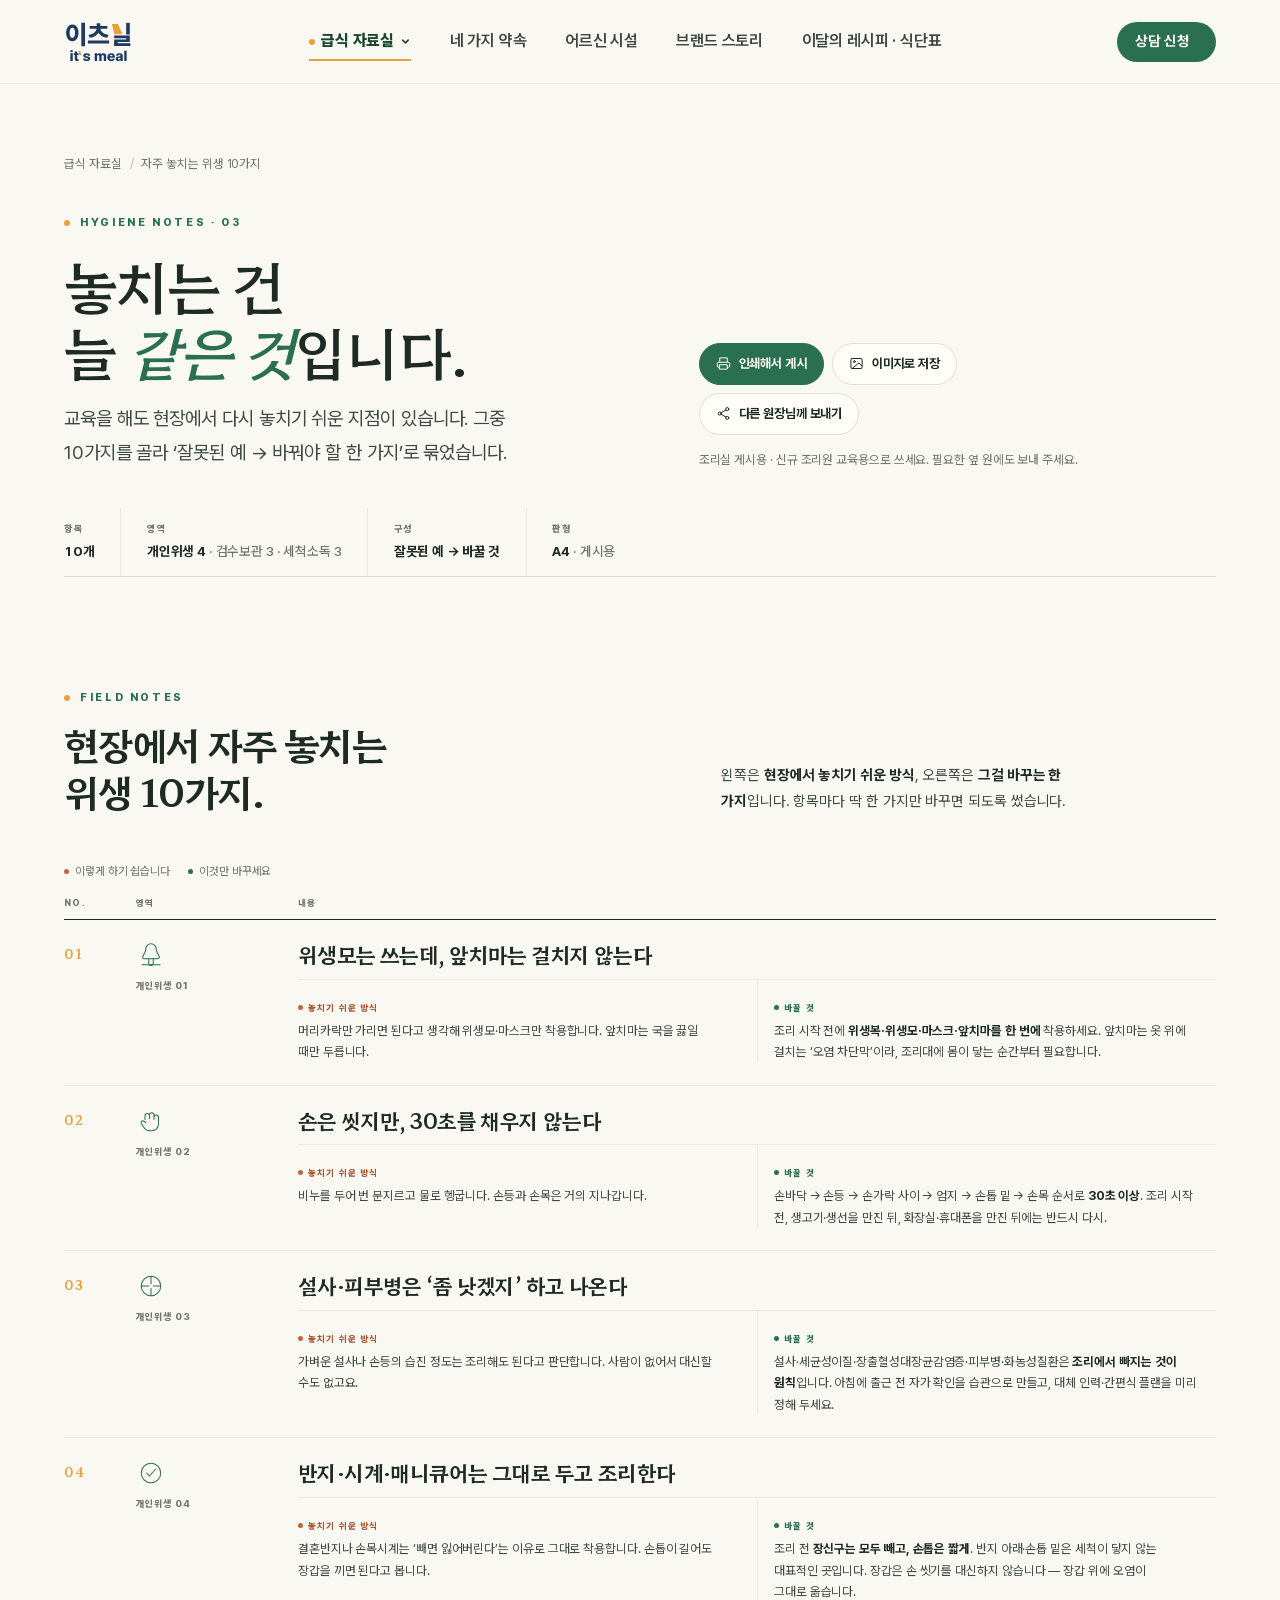
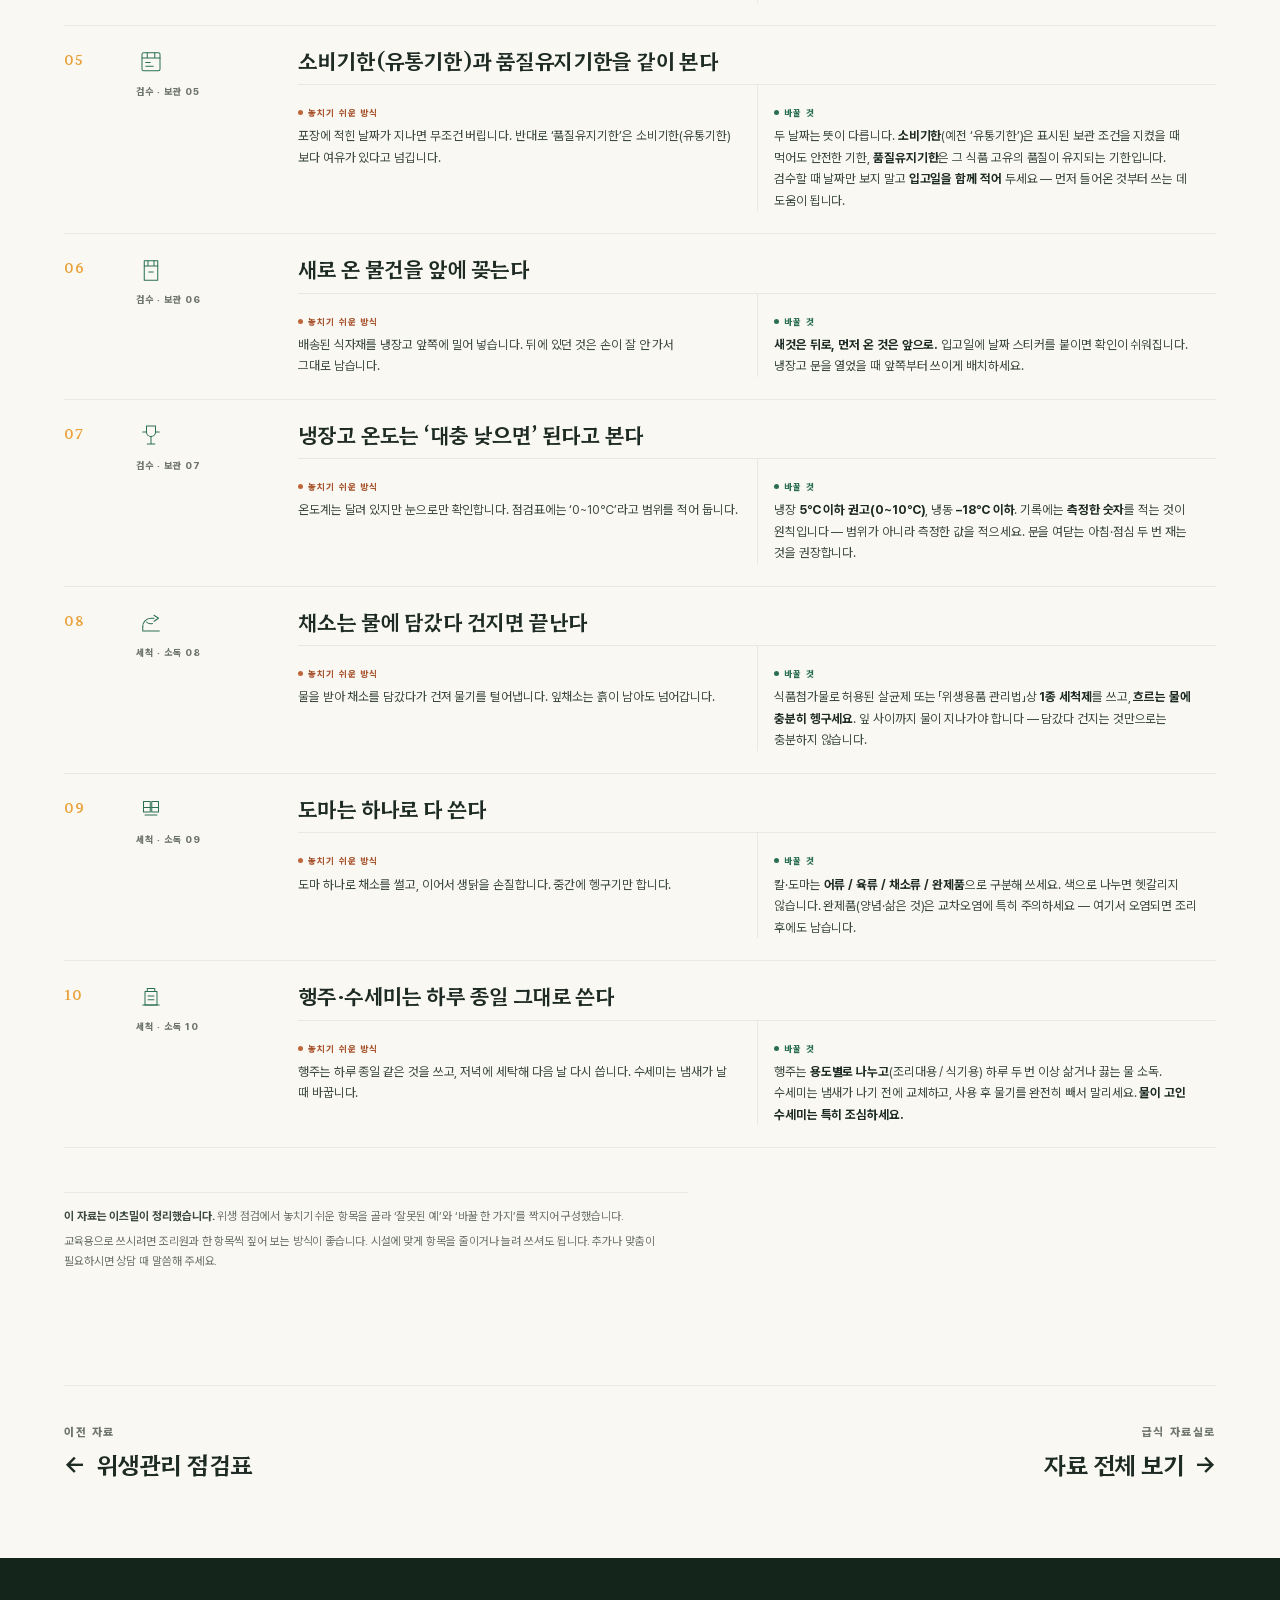
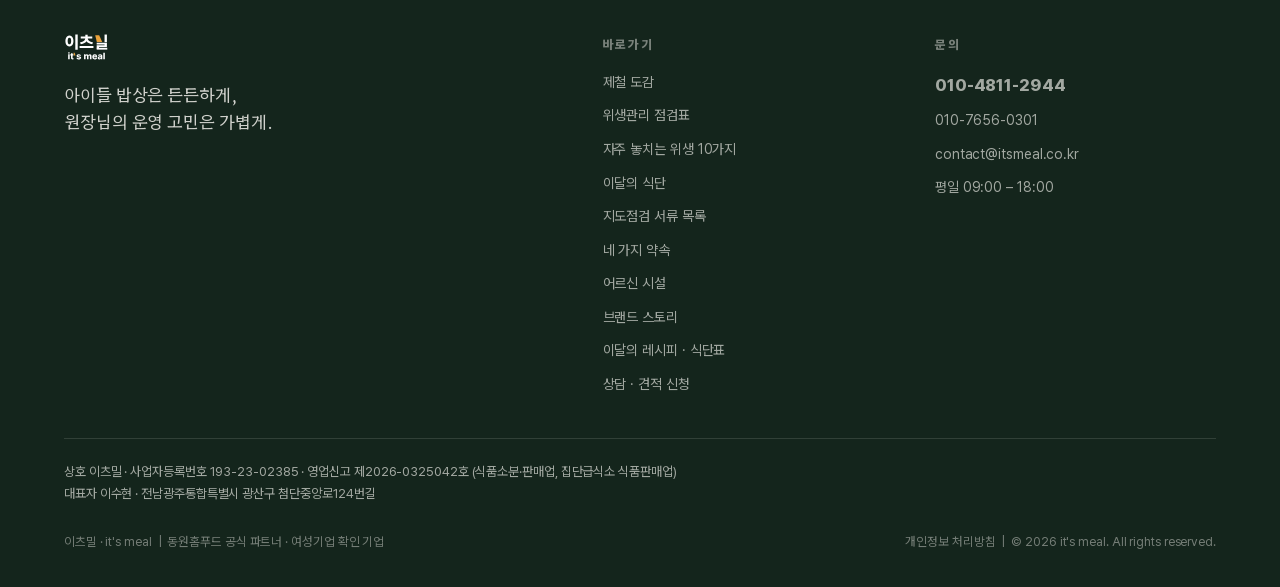
<file: resource-hygiene-tips.html>
<!DOCTYPE html>
<html lang="ko" data-nav-dark="false">
<head>
<meta charset="utf-8">
<meta name="viewport" content="width=device-width, initial-scale=1">
<title>급식 현장에서 자주 놓치는 위생 10가지 — 이츠밀</title>
<meta name="description" content="개인위생·검수·세척소독에서 급식 현장이 자주 놓치는 10가지를 '많이 하는 방식 → 바꿀 한 가지'로 정리했습니다. 조리실 게시·교육용.">
<link rel="icon" href="/favicon.svg" type="image/svg+xml">
<link rel="canonical" href="https://itsmeal.co.kr/resource-hygiene-tips">
<meta property="og:type" content="website">
<meta property="og:locale" content="ko_KR">
<meta property="og:site_name" content="이츠밀">
<meta property="og:title" content="급식 현장에서 자주 놓치는 위생 10가지">
<meta property="og:description" content="많이 하는 방식 → 바꿀 한 가지. 조리실에 붙이고 교육에 쓰세요.">
<meta property="og:url" content="https://itsmeal.co.kr/resource-hygiene-tips">
<meta property="og:image" content="https://itsmeal.co.kr/og-hygiene-tips.png">
<meta property="og:image:width" content="1200">
<meta property="og:image:height" content="630">
<meta property="og:image:alt" content="이츠밀 급식 현장에서 자주 놓치는 위생 10가지 미리보기">
<meta name="twitter:card" content="summary_large_image">
<script type="application/ld+json">
{
  "@context": "https://schema.org",
  "@graph": [
    {
      "@type": "WebPage",
      "@id": "https://itsmeal.co.kr/resource-hygiene-tips#page",
      "url": "https://itsmeal.co.kr/resource-hygiene-tips",
      "name": "급식 현장에서 자주 놓치는 위생 10가지",
      "inLanguage": "ko-KR",
      "isPartOf": {
        "@id": "https://itsmeal.co.kr/#site"
      },
      "publisher": {
        "@id": "https://itsmeal.co.kr/#org"
      }
    },
    {
      "@type": "BreadcrumbList",
      "itemListElement": [
        {
          "@type": "ListItem",
          "position": 1,
          "name": "홈",
          "item": "https://itsmeal.co.kr/"
        },
        {
          "@type": "ListItem",
          "position": 2,
          "name": "급식 자료실",
          "item": "https://itsmeal.co.kr/resources"
        },
        {
          "@type": "ListItem",
          "position": 3,
          "name": "위생안전 팁",
          "item": "https://itsmeal.co.kr/resource-hygiene-tips"
        }
      ]
    },
    {
      "@type": "ItemList",
      "name": "급식 현장에서 자주 놓치는 위생 10가지",
      "itemListOrder": "https://schema.org/ItemListOrderAscending",
      "numberOfItems": 10,
      "itemListElement": [
        {
          "@type": "ListItem",
          "position": 1,
          "name": "위생모는 쓰는데, 앞치마는 걸치지 않는다"
        },
        {
          "@type": "ListItem",
          "position": 2,
          "name": "손은 씻지만, 30초를 채우지 않는다"
        },
        {
          "@type": "ListItem",
          "position": 3,
          "name": "설사·피부병은 ‘좀 낫겠지’ 하고 나온다"
        },
        {
          "@type": "ListItem",
          "position": 4,
          "name": "반지·시계·매니큐어는 그대로 두고 조리한다"
        },
        {
          "@type": "ListItem",
          "position": 5,
          "name": "유통기한과 품질유지기한을 같이 본다"
        },
        {
          "@type": "ListItem",
          "position": 6,
          "name": "새로 온 물건을 앞에 꽂는다"
        },
        {
          "@type": "ListItem",
          "position": 7,
          "name": "냉장고 온도는 ‘대충 낮으면’ 된다고 본다"
        },
        {
          "@type": "ListItem",
          "position": 8,
          "name": "채소는 물에 담갔다 건지면 끝난다"
        },
        {
          "@type": "ListItem",
          "position": 9,
          "name": "도마는 하나로 다 쓴다"
        },
        {
          "@type": "ListItem",
          "position": 10,
          "name": "행주·수세미는 하루 종일 그대로 쓴다"
        }
      ]
    }
  ]
}
</script>
<link rel="stylesheet" href="assets/css/eatsmil.css?v=6ac4d17e">
<link rel="stylesheet" href="assets/css/sub.css?v=0b7fb41f">
<link rel="stylesheet" href="assets/css/v3.css?v=66a0f129">
<link rel="stylesheet" href="assets/css/resource.css?v=9a5ef493">
</head>
<body data-page="tips" data-print="landscape">
<!--gen:nav-->
<header class="nav" id="siteNav">
  <div class="nav__in">
    <a class="nav__logo" href="/" aria-label="이츠밀 홈">
      <img class="logo-navy" src="/assets/logos/mil2-navy.svg" alt="이츠밀">
      <img class="logo-white" src="/assets/logos/mil2-white.svg" alt="" aria-hidden="true">
    </a>
    <nav class="nav__menu"><div class="nav__dd"><a href="/resources" class="nav__ddT is-active">급식 자료실<svg class="nav__chev" viewBox="0 0 12 12" fill="none" stroke="currentColor" stroke-width="1.6" stroke-linecap="round" stroke-linejoin="round"><path d="m3 4.5 3 3 3-3"/></svg></a><div class="nav__ddM"><a href="/resource-season"><b>제철 도감</b><span>식단 짜기 전, 이번 달 제철 확인</span></a><a href="/resource-hygiene-check"><b>위생관리 점검표</b><span>출력해서 매일 체크하는 A4 한 장</span></a><a href="/resource-hygiene-tips"><b>자주 놓치는 위생 10가지</b><span>조리실 게시 · 신규 조리원 교육용</span></a><a href="/menu"><b>이달의 식단</b><span>월~금 간식 식단표와 구성 예시</span></a><a href="/resource-inspection"><b>지도점검 서류 목록</b><span>점검 전에 챙길 급식 서류 확인</span></a></div></div><a href="/promise" class="">네 가지 약속</a><a href="/care" class="">어르신 시설</a><a href="/story" class="">브랜드 스토리</a><a href="/archive" class="">이달의 레시피 · 식단표</a></nav>
    <a class="nav__cta" href="/#contact">상담 신청 <svg viewBox="0 0 17 17" fill="none" stroke="currentColor" stroke-width="1.7" stroke-linecap="round" stroke-linejoin="round"><path d="M2 8.5h12M9.5 3.5 14.5 8.5 9.5 13.5"/></svg></a>
    <button class="nav__burger" aria-label="메뉴 열기" aria-expanded="false"><span></span></button>
  </div>
</header>
<div class="navSheet"><span class="navSheet__h">급식 자료실</span><a class="navSheet__c" href="/resource-season">제철 도감</a><a class="navSheet__c" href="/resource-hygiene-check">위생관리 점검표</a><a class="navSheet__c" href="/resource-hygiene-tips">자주 놓치는 위생 10가지</a><a class="navSheet__c" href="/menu">이달의 식단</a><a class="navSheet__c" href="/resource-inspection">지도점검 서류 목록</a><a href="/promise">네 가지 약속</a><a href="/care">어르신 시설</a><a href="/story">브랜드 스토리</a><a href="/archive">이달의 레시피 · 식단표</a><a href="/#contact">상담 신청</a></div>
<nav class="mbar" id="mbar" aria-label="빠른 메뉴">
  <a href="/"><svg viewBox="0 0 24 24" fill="none" stroke="currentColor" stroke-width="1.7" stroke-linecap="round" stroke-linejoin="round"><path d="M3 11.5 12 4l9 7.5V20a1 1 0 0 1-1 1h-5v-6H9v6H4a1 1 0 0 1-1-1z"/></svg><span>홈</span></a>
  <a href="/resources"><svg viewBox="0 0 24 24" fill="none" stroke="currentColor" stroke-width="1.7" stroke-linecap="round" stroke-linejoin="round"><path d="M6 3h9l4 4v14H6z"/><path d="M14 3v5h5M9 13h6M9 17h6"/></svg><span>급식 자료실</span></a>
  <a href="tel:01048112944"><svg viewBox="0 0 24 24" fill="none" stroke="currentColor" stroke-width="1.7" stroke-linecap="round" stroke-linejoin="round"><path d="M22 16.9v3a2 2 0 0 1-2.2 2 19.8 19.8 0 0 1-8.6-3.1 19.5 19.5 0 0 1-6-6A19.8 19.8 0 0 1 2.1 4.2 2 2 0 0 1 4.1 2h3a2 2 0 0 1 2 1.7c.1.9.4 1.8.7 2.7a2 2 0 0 1-.5 2.1L8 9.8a16 16 0 0 0 6 6l1.3-1.3a2 2 0 0 1 2.1-.4c.9.3 1.8.6 2.7.7a2 2 0 0 1 1.7 2z"/></svg><span>전화</span></a>
  <a class="mbar__cta" href="/#contact"><svg viewBox="0 0 24 24" fill="none" stroke="currentColor" stroke-width="1.7" stroke-linecap="round" stroke-linejoin="round"><path d="M4 5h16v11H8l-4 4z"/></svg><span>상담 신청</span></a>
</nav>
<!--/gen:nav-->

<section class="rsTop noPrint" data-screen-label="위생 팁 — 표지">
  <div class="wrap">
    <nav class="crumb"><a href="/resources">급식 자료실</a><span>/</span><span style="opacity:1">자주 놓치는 위생 10가지</span></nav>

    <div class="rsTop__in">
      <div>
        <span class="lab" data-reveal>Hygiene Notes · 03</span>
        <h1 data-reveal style="--d:60ms">놓치는 건<br>늘 <em>같은 것</em>입니다.</h1>
        <p class="lede" style="margin-top:18px;max-width:42ch" data-reveal>
          교육을 해도 현장에서 다시 놓치기 쉬운 지점이 있습니다.
          그중 10가지를 골라 ‘잘못된 예 → 바꿔야 할 한 가지’로 묶었습니다.
        </p>
      </div>
      <div class="rsTop__meta" data-reveal style="--d:120ms">
        <div class="rsTop__acts">
          <button class="dlBtn dlBtn--solid" data-print="landscape">
            <svg viewBox="0 0 24 24" fill="none" stroke="currentColor" stroke-width="1.6" stroke-linecap="round" stroke-linejoin="round"><path d="M6 9V3h12v6M6 18H4a2 2 0 0 1-2-2v-4a2 2 0 0 1 2-2h16a2 2 0 0 1 2 2v4a2 2 0 0 1-2 2h-2M6 14h12v7H6z"/></svg>
            인쇄해서 게시
          </button>
          <button class="dlBtn" data-png="tips">
            <svg viewBox="0 0 24 24" fill="none" stroke="currentColor" stroke-width="1.6" stroke-linecap="round" stroke-linejoin="round"><rect x="3" y="4" width="18" height="16" rx="2"/><circle cx="8.5" cy="9" r="1.5"/><path d="m21 16-5-5L5 20"/></svg>
            이미지로 저장
          </button>
          <button class="dlBtn" data-share>
            <svg viewBox="0 0 24 24" fill="none" stroke="currentColor" stroke-width="1.6" stroke-linecap="round" stroke-linejoin="round"><circle cx="18" cy="5" r="2.5"/><circle cx="6" cy="12" r="2.5"/><circle cx="18" cy="19" r="2.5"/><path d="m8.2 10.8 7.6-4.4M8.2 13.2l7.6 4.4"/></svg>
            다른 원장님께 보내기
          </button>
        </div>
        <p class="small" style="font-size:12.5px">조리실 게시용 · 신규 조리원 교육용으로 쓰세요. 필요한 옆 원에도 보내 주세요.</p>
      </div>
    </div>

    <div class="metaBar" style="margin-top:clamp(24px,3vw,38px)" data-reveal>
      <div class="metaBar__i"><span class="metaBar__k">항목</span><span class="metaBar__v">10개</span></div>
      <div class="metaBar__i"><span class="metaBar__k">영역</span><span class="metaBar__v">개인위생 4 <em>· 검수보관 3 · 세척소독 3</em></span></div>
      <div class="metaBar__i"><span class="metaBar__k">구성</span><span class="metaBar__v">잘못된 예 → 바꿀 것</span></div>
      <div class="metaBar__i"><span class="metaBar__k">판형</span><span class="metaBar__v">A4 <em>· 게시용</em></span></div>
    </div>
  </div>
</section>

<section class="rsSec" data-screen-label="위생 10가지">
  <div class="wrap">
    <div class="rsHead">
      <div class="rsHead__t">
        <span class="lab" data-reveal>Field notes</span>
        <h2 data-reveal style="--d:60ms">현장에서 자주 놓치는<br>위생 10가지.</h2>
      </div>
      <p class="rsHead__a" data-reveal style="--d:120ms">
        왼쪽은 <b>현장에서 놓치기 쉬운 방식</b>, 오른쪽은 <b>그걸 바꾸는 한 가지</b>입니다.
        항목마다 딱 한 가지만 바꾸면 되도록 썼습니다.
      </p>
    </div>

    <div class="tipLegend" data-reveal>
      <span><i class="no"></i>이렇게 하기 쉽습니다</span>
      <span><i class="yes"></i>이것만 바꾸세요</span>
    </div>

    <div class="tipHead" style="margin-top:14px" data-reveal>
      <span>No.</span><span>영역</span><span>내용</span>
    </div>

    <!-- 1 -->
    <article class="tip" data-reveal>
      <span class="tip__n">01</span>
      <div class="tip__ico">
        <svg viewBox="0 0 40 40"><path d="M13 12a7 7 0 0 1 14 0c0 3 1 4 2 6l2 4c1 2-1 3-3 3H12c-2 0-4-1-3-3l2-4c1-2 2-3 2-6Z"/><path d="M17 25v6a3 3 0 0 0 6 0v-6"/><path d="M8 33h24"/></svg>
        <span class="tip__cat">개인위생 01</span>
      </div>
      <div class="tip__b">
        <h3 class="tip__t">위생모는 쓰는데, 앞치마는 걸치지 않는다</h3>
        <div class="tip__dual">
          <div class="tip__col tip__col--no">
            <span class="tip__k"><i></i>놓치기 쉬운 방식</span>
            <p class="tip__tx">머리카락만 가리면 된다고 생각해 위생모·마스크만 착용합니다. 앞치마는 국을 끓일 때만 두릅니다.</p>
          </div>
          <div class="tip__col tip__col--yes">
            <span class="tip__k"><i></i>바꿀 것</span>
            <p class="tip__tx">조리 시작 전에 <b>위생복·위생모·마스크·앞치마를 한 번에</b> 착용하세요. 앞치마는 옷 위에 걸치는 ‘오염 차단막’이라, 조리대에 몸이 닿는 순간부터 필요합니다.</p>
          </div>
        </div>
      </div>
    </article>

    <!-- 2 -->
    <article class="tip" data-reveal>
      <span class="tip__n">02</span>
      <div class="tip__ico">
        <svg viewBox="0 0 40 40"><path d="M12 18V13a3 3 0 0 1 6 0v4M18 17v-5a3 3 0 0 1 6 0v6M24 18v-3a3 3 0 0 1 6 0v9c0 5-4 9-9 9h-3c-4 0-6-2-8-5l-3-5c-1-2 1-4 3-3l3 2"/></svg>
        <span class="tip__cat">개인위생 02</span>
      </div>
      <div class="tip__b">
        <h3 class="tip__t">손은 씻지만, 30초를 채우지 않는다</h3>
        <div class="tip__dual">
          <div class="tip__col tip__col--no">
            <span class="tip__k"><i></i>놓치기 쉬운 방식</span>
            <p class="tip__tx">비누를 두어 번 문지르고 물로 헹굽니다. 손등과 손목은 거의 지나갑니다.</p>
          </div>
          <div class="tip__col tip__col--yes">
            <span class="tip__k"><i></i>바꿀 것</span>
            <p class="tip__tx">손바닥 → 손등 → 손가락 사이 → 엄지 → 손톱 밑 → 손목 순서로 <b>30초 이상</b>. 조리 시작 전, 생고기·생선을 만진 뒤, 화장실·휴대폰을 만진 뒤에는 반드시 다시.</p>
          </div>
        </div>
      </div>
    </article>

    <!-- 3 -->
    <article class="tip" data-reveal>
      <span class="tip__n">03</span>
      <div class="tip__ico">
        <svg viewBox="0 0 40 40"><path d="M20 7v10M20 23v10M7 20h10M23 20h10"/><circle cx="20" cy="20" r="13"/></svg>
        <span class="tip__cat">개인위생 03</span>
      </div>
      <div class="tip__b">
        <h3 class="tip__t">설사·피부병은 ‘좀 낫겠지’ 하고 나온다</h3>
        <div class="tip__dual">
          <div class="tip__col tip__col--no">
            <span class="tip__k"><i></i>놓치기 쉬운 방식</span>
            <p class="tip__tx">가벼운 설사나 손등의 습진 정도는 조리해도 된다고 판단합니다. 사람이 없어서 대신할 수도 없고요.</p>
          </div>
          <div class="tip__col tip__col--yes">
            <span class="tip__k"><i></i>바꿀 것</span>
            <p class="tip__tx">설사·세균성이질·장출혈성대장균감염증·피부병·화농성질환은 <b>조리에서 빠지는 것이 원칙</b>입니다. 아침에 출근 전 자가 확인을 습관으로 만들고, 대체 인력·간편식 플랜을 미리 정해 두세요.</p>
          </div>
        </div>
      </div>
    </article>

    <!-- 4 -->
    <article class="tip" data-reveal>
      <span class="tip__n">04</span>
      <div class="tip__ico">
        <svg viewBox="0 0 40 40"><circle cx="20" cy="20" r="13"/><path d="M14 20l4 4 8-9"/></svg>
        <span class="tip__cat">개인위생 04</span>
      </div>
      <div class="tip__b">
        <h3 class="tip__t">반지·시계·매니큐어는 그대로 두고 조리한다</h3>
        <div class="tip__dual">
          <div class="tip__col tip__col--no">
            <span class="tip__k"><i></i>놓치기 쉬운 방식</span>
            <p class="tip__tx">결혼반지나 손목시계는 ‘빼면 잃어버린다’는 이유로 그대로 착용합니다. 손톱이 길어도 장갑을 끼면 된다고 봅니다.</p>
          </div>
          <div class="tip__col tip__col--yes">
            <span class="tip__k"><i></i>바꿀 것</span>
            <p class="tip__tx">조리 전 <b>장신구는 모두 빼고, 손톱은 짧게</b>. 반지 아래·손톱 밑은 세척이 닿지 않는 대표적인 곳입니다. 장갑은 손 씻기를 대신하지 않습니다 — 장갑 위에 오염이 그대로 옮습니다.</p>
          </div>
        </div>
      </div>
    </article>

    <!-- 5 -->
    <article class="tip" data-reveal>
      <span class="tip__n">05</span>
      <div class="tip__ico">
        <svg viewBox="0 0 40 40"><rect x="8" y="9" width="24" height="24" rx="2"/><path d="M8 16h24M15 9v7M25 9v7M13 22h6M13 27h10"/></svg>
        <span class="tip__cat">검수 · 보관 05</span>
      </div>
      <div class="tip__b">
        <h3 class="tip__t">소비기한(유통기한)과 품질유지기한을 같이 본다</h3>
        <div class="tip__dual">
          <div class="tip__col tip__col--no">
            <span class="tip__k"><i></i>놓치기 쉬운 방식</span>
            <p class="tip__tx">포장에 적힌 날짜가 지나면 무조건 버립니다. 반대로 ‘품질유지기한’은 소비기한(유통기한)보다 여유가 있다고 넘깁니다.</p>
          </div>
          <div class="tip__col tip__col--yes">
            <span class="tip__k"><i></i>바꿀 것</span>
            <p class="tip__tx">두 날짜는 뜻이 다릅니다. <b>소비기한</b>(예전 ‘유통기한’)은 표시된 보관 조건을 지켰을 때 먹어도 안전한 기한, <b>품질유지기한</b>은 그 식품 고유의 품질이 유지되는 기한입니다. 검수할 때 날짜만 보지 말고 <b>입고일을 함께 적어</b> 두세요 — 먼저 들어온 것부터 쓰는 데 도움이 됩니다.</p>
          </div>
        </div>
      </div>
    </article>

    <!-- 6 -->
    <article class="tip" data-reveal>
      <span class="tip__n">06</span>
      <div class="tip__ico">
        <svg viewBox="0 0 40 40"><path d="M11 9h18v26H11z"/><path d="M11 16h18M16 9v7M24 9v7"/><path d="M17 24h6"/></svg>
        <span class="tip__cat">검수 · 보관 06</span>
      </div>
      <div class="tip__b">
        <h3 class="tip__t">새로 온 물건을 앞에 꽂는다</h3>
        <div class="tip__dual">
          <div class="tip__col tip__col--no">
            <span class="tip__k"><i></i>놓치기 쉬운 방식</span>
            <p class="tip__tx">배송된 식자재를 냉장고 앞쪽에 밀어 넣습니다. 뒤에 있던 것은 손이 잘 안 가서 그대로 남습니다.</p>
          </div>
          <div class="tip__col tip__col--yes">
            <span class="tip__k"><i></i>바꿀 것</span>
            <p class="tip__tx"><b>새것은 뒤로, 먼저 온 것은 앞으로.</b> 입고일에 날짜 스티커를 붙이면 확인이 쉬워집니다. 냉장고 문을 열었을 때 앞쪽부터 쓰이게 배치하세요.</p>
          </div>
        </div>
      </div>
    </article>

    <!-- 7 -->
    <article class="tip" data-reveal>
      <span class="tip__n">07</span>
      <div class="tip__ico">
        <svg viewBox="0 0 40 40"><path d="M14 8h12v8a6 6 0 0 1-12 0z"/><path d="M20 22v10M15 32h10"/><path d="M9 16h5M26 16h5"/></svg>
        <span class="tip__cat">검수 · 보관 07</span>
      </div>
      <div class="tip__b">
        <h3 class="tip__t">냉장고 온도는 ‘대충 낮으면’ 된다고 본다</h3>
        <div class="tip__dual">
          <div class="tip__col tip__col--no">
            <span class="tip__k"><i></i>놓치기 쉬운 방식</span>
            <p class="tip__tx">온도계는 달려 있지만 눈으로만 확인합니다. 점검표에는 ‘0~10℃’라고 범위를 적어 둡니다.</p>
          </div>
          <div class="tip__col tip__col--yes">
            <span class="tip__k"><i></i>바꿀 것</span>
            <p class="tip__tx">냉장 <b>5℃ 이하 권고(0~10℃)</b>, 냉동 <b>–18℃ 이하</b>. 기록에는 <b>측정한 숫자</b>를 적는 것이 원칙입니다 — 범위가 아니라 측정한 값을 적으세요. 문을 여닫는 아침·점심 두 번 재는 것을 권장합니다.</p>
          </div>
        </div>
      </div>
    </article>

    <!-- 8 -->
    <article class="tip" data-reveal>
      <span class="tip__n">08</span>
      <div class="tip__ico">
        <svg viewBox="0 0 40 40"><path d="M9 26c0-6 5-11 11-11h4"/><path d="M24 11l6 4-6 4"/><path d="M9 26v6h22"/><path d="M14 20c2 2 5 3 8 2"/></svg>
        <span class="tip__cat">세척 · 소독 08</span>
      </div>
      <div class="tip__b">
        <h3 class="tip__t">채소는 물에 담갔다 건지면 끝난다</h3>
        <div class="tip__dual">
          <div class="tip__col tip__col--no">
            <span class="tip__k"><i></i>놓치기 쉬운 방식</span>
            <p class="tip__tx">물을 받아 채소를 담갔다가 건져 물기를 털어냅니다. 잎채소는 흙이 남아도 넘어갑니다.</p>
          </div>
          <div class="tip__col tip__col--yes">
            <span class="tip__k"><i></i>바꿀 것</span>
            <p class="tip__tx">식품첨가물로 허용된 살균제 또는 「위생용품 관리법」상 <b>1종 세척제</b>를 쓰고, <b>흐르는 물에 충분히 헹구세요</b>. 잎 사이까지 물이 지나가야 합니다 — 담갔다 건지는 것만으로는 충분하지 않습니다.</p>
          </div>
        </div>
      </div>
    </article>

    <!-- 9 -->
    <article class="tip" data-reveal>
      <span class="tip__n">09</span>
      <div class="tip__ico">
        <svg viewBox="0 0 40 40"><path d="M10 10h9v14H10z"/><path d="M10 18h9"/><path d="M21 10h9v14h-9z"/><path d="M21 18h9"/><path d="M12 28h16"/></svg>
        <span class="tip__cat">세척 · 소독 09</span>
      </div>
      <div class="tip__b">
        <h3 class="tip__t">도마는 하나로 다 쓴다</h3>
        <div class="tip__dual">
          <div class="tip__col tip__col--no">
            <span class="tip__k"><i></i>놓치기 쉬운 방식</span>
            <p class="tip__tx">도마 하나로 채소를 썰고, 이어서 생닭을 손질합니다. 중간에 헹구기만 합니다.</p>
          </div>
          <div class="tip__col tip__col--yes">
            <span class="tip__k"><i></i>바꿀 것</span>
            <p class="tip__tx">칼·도마는 <b>어류 / 육류 / 채소류 / 완제품</b>으로 구분해 쓰세요. 색으로 나누면 헷갈리지 않습니다. 완제품(양념·삶은 것)은 교차오염에 특히 주의하세요 — 여기서 오염되면 조리 후에도 남습니다.</p>
          </div>
        </div>
      </div>
    </article>

    <!-- 10 -->
    <article class="tip" data-reveal>
      <span class="tip__n">10</span>
      <div class="tip__ico">
        <svg viewBox="0 0 40 40"><path d="M12 14h16v18H12z"/><path d="M15 14v-4h10v4"/><path d="M16 20h8M16 25h8"/><path d="M9 32h22"/></svg>
        <span class="tip__cat">세척 · 소독 10</span>
      </div>
      <div class="tip__b">
        <h3 class="tip__t">행주·수세미는 하루 종일 그대로 쓴다</h3>
        <div class="tip__dual">
          <div class="tip__col tip__col--no">
            <span class="tip__k"><i></i>놓치기 쉬운 방식</span>
            <p class="tip__tx">행주는 하루 종일 같은 것을 쓰고, 저녁에 세탁해 다음 날 다시 씁니다. 수세미는 냄새가 날 때 바꿉니다.</p>
          </div>
          <div class="tip__col tip__col--yes">
            <span class="tip__k"><i></i>바꿀 것</span>
            <p class="tip__tx">행주는 <b>용도별로 나누고</b>(조리대용 / 식기용) 하루 두 번 이상 삶거나 끓는 물 소독. 수세미는 냄새가 나기 전에 교체하고, 사용 후 물기를 완전히 빼서 말리세요. <b>물이 고인 수세미는 특히 조심하세요.</b></p>
          </div>
        </div>
      </div>
    </article>

    <div class="srcNote" data-reveal>
      <p><b>이 자료는 이츠밀이 정리했습니다.</b> 위생 점검에서 놓치기 쉬운 항목을 골라 ‘잘못된 예’와 ‘바꿀 한 가지’를 짝지어 구성했습니다.</p>
      <p>교육용으로 쓰시려면 조리원과 한 항목씩 짚어 보는 방식이 좋습니다. 시설에 맞게 항목을 줄이거나 늘려 쓰셔도 됩니다. 추가나 맞춤이 필요하시면 상담 때 말씀해 주세요.</p>
    </div>
  </div>
</section>

<div class="wrap"><div class="qrFoot"><img src="assets/qr/qr-tips.svg" alt="이츠밀 자료 QR 코드" width="84" height="84"><p><b>itsmeal.co.kr</b><br>QR로 이 자료의 최신본을 볼 수 있습니다.</p></div></div>

<section class="rsSec rsSec--tight noPrint">
  <div class="wrap">
    <div class="nextNav">
      <div><span class="nextNav__k">이전 자료</span><a class="nextNav__a" href="/resource-hygiene-check"><span class="nextNav__t"><i class="ar">←</i> 위생관리 점검표</span></a></div>
      <div style="text-align:right"><span class="nextNav__k">급식 자료실로</span><a class="nextNav__a" href="/resources"><span class="nextNav__t">자료 전체 보기 <i class="ar">→</i></span></a></div>
    </div>
  </div>
</section>

<!--gen:foot-->
<footer class="foot">
  <div class="wrap">
    <div class="foot__top">
      <div>
        <img class="foot__logo" src="/assets/logos/mil2-white.svg" alt="이츠밀">
        <p class="foot__tag">아이들 밥상은 든든하게,<br>원장님의 운영 고민은 가볍게.</p>
      </div>
      <div>
        <h5>바로가기</h5>
        <ul>
          <li><a href="/resource-season">제철 도감</a></li>
          <li><a href="/resource-hygiene-check">위생관리 점검표</a></li>
          <li><a href="/resource-hygiene-tips">자주 놓치는 위생 10가지</a></li>
          <li><a href="/menu">이달의 식단</a></li>
          <li><a href="/resource-inspection">지도점검 서류 목록</a></li>
          <li><a href="/promise">네 가지 약속</a></li>
          <li><a href="/care">어르신 시설</a></li>
          <li><a href="/story">브랜드 스토리</a></li>
          <li><a href="/archive">이달의 레시피 · 식단표</a></li>
          <li><a href="/#contact">상담 · 견적 신청</a></li>
        </ul>
      </div>
      <div>
        <h5>문의</h5>
        <ul>
          <li><a class="foot__tel" href="tel:01048112944">010-4811-2944</a></li>
          <li><a href="tel:01076560301">010-7656-0301</a></li>
          <li><!--email_off--><a href="mailto:contact@itsmeal.co.kr">contact@itsmeal.co.kr</a><!--/email_off--></li>
          <li>평일 09:00 – 18:00</li>
        </ul>
      </div>
    </div>
    <p class="foot__biz">상호 이츠밀 · 사업자등록번호 193-23-02385 · 영업신고 제2026-0325042호 (식품소분·판매업, 집단급식소 식품판매업)<br>대표자 이수현 · 전남광주통합특별시 광산구 첨단중앙로124번길</p>
    <div class="foot__bar">
      <span>이츠밀 · it's meal &nbsp;|&nbsp; 동원홈푸드 공식 파트너 · 여성기업 확인 기업</span>
      <span><a href="/privacy">개인정보 처리방침</a> &nbsp;|&nbsp; © 2026 it's meal. All rights reserved.</span>
    </div>
  </div>
</footer>
<!--/gen:foot-->

<script src="vendor/html-to-image.js"></script>
<script src="assets/data/season.js"></script>
<script src="assets/js/resource.js?v=1cb96fbd"></script>
<script src="assets/js/ga.js?v=5f8dd51f"></script>
</body>
</html>
</file>
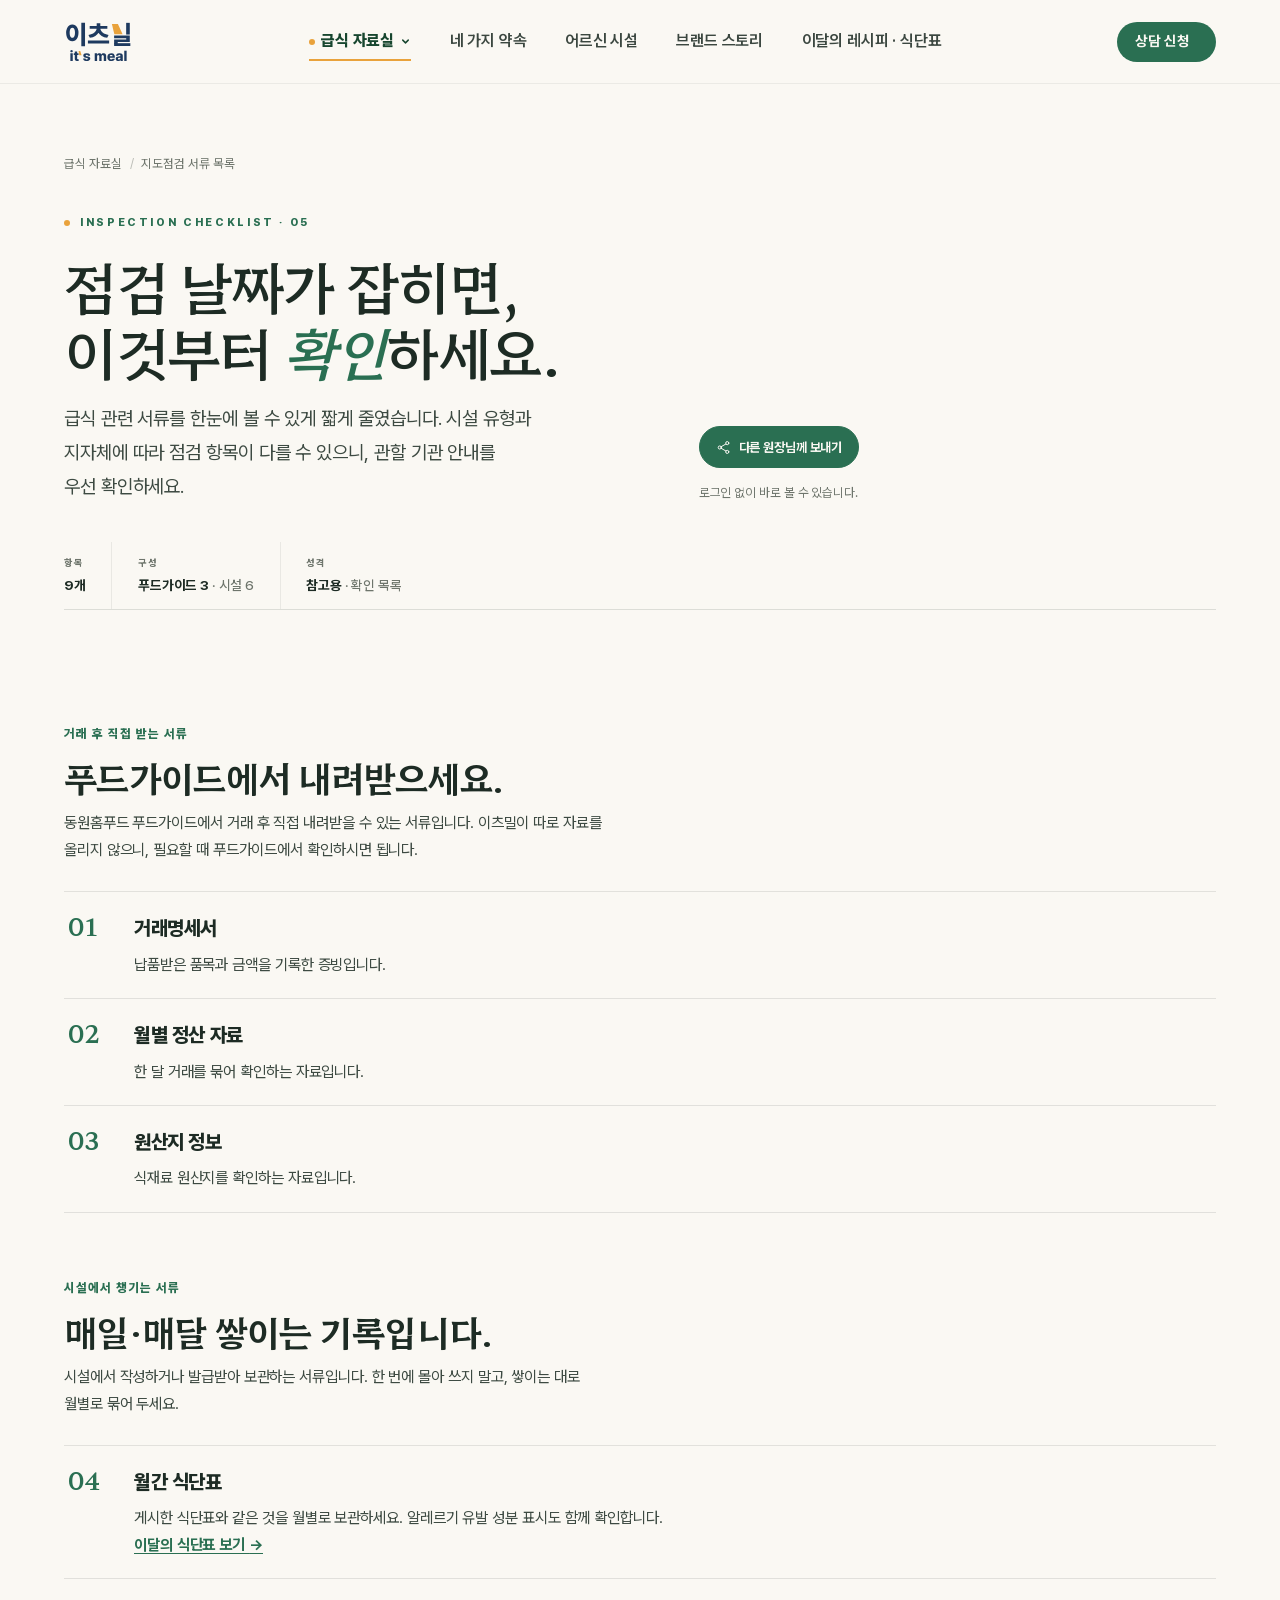
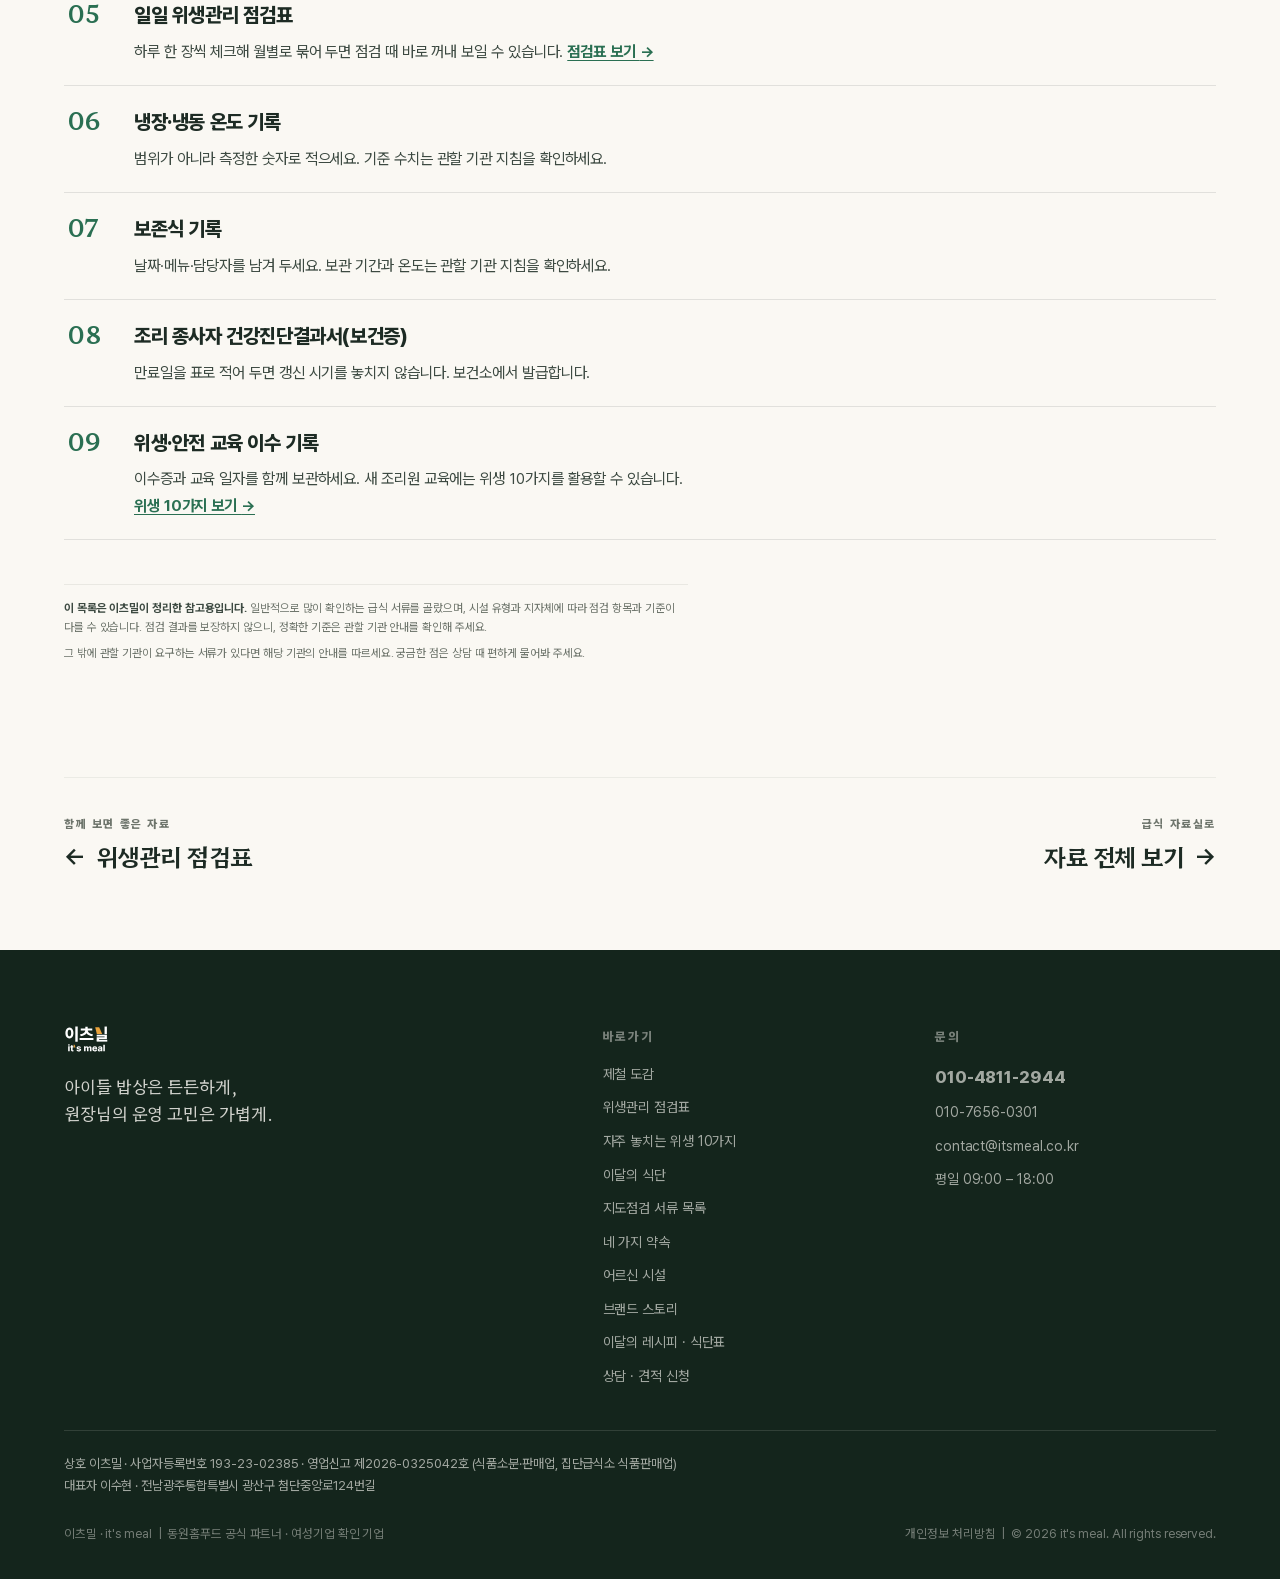
<file: resource-inspection.html>
<!DOCTYPE html>
<html lang="ko" data-nav-dark="false">
<head>
<meta charset="utf-8">
<meta name="viewport" content="width=device-width, initial-scale=1">
<title>지도점검 전에 확인하는 급식 서류 목록 — 이츠밀</title>
<meta name="description" content="지도점검 날짜가 잡히면 어디서부터 챙겨야 할지 막막하죠. 급식 관련 서류를 푸드가이드에서 받는 것과 시설에서 챙기는 것으로 나눠 한눈에 확인하세요.">
<link rel="icon" href="/favicon.svg" type="image/svg+xml">
<link rel="canonical" href="https://itsmeal.co.kr/resource-inspection">
<meta property="og:type" content="website">
<meta property="og:locale" content="ko_KR">
<meta property="og:site_name" content="이츠밀">
<meta property="og:title" content="지도점검 전에 확인하는 급식 서류 목록">
<meta property="og:description" content="푸드가이드에서 받는 서류와 시설에서 챙길 서류를 나눠 정리했습니다. 로그인 없이 바로 확인하세요.">
<meta property="og:url" content="https://itsmeal.co.kr/resource-inspection">
<meta property="og:image" content="https://itsmeal.co.kr/og-resources-v2.png">
<meta property="og:image:width" content="1200">
<meta property="og:image:height" content="630">
<meta property="og:image:type" content="image/png">
<meta property="og:image:alt" content="이츠밀 급식 자료실 — 지도점검 전에 확인하는 급식 서류 목록">
<meta name="twitter:card" content="summary_large_image">
<meta name="twitter:image" content="https://itsmeal.co.kr/og-resources-v2.png">
<script type="application/ld+json">
{
  "@context": "https://schema.org",
  "@graph": [
    {
      "@type": "WebPage",
      "@id": "https://itsmeal.co.kr/resource-inspection#page",
      "url": "https://itsmeal.co.kr/resource-inspection",
      "name": "지도점검 전에 확인하는 급식 서류 목록",
      "inLanguage": "ko-KR",
      "isPartOf": {
        "@id": "https://itsmeal.co.kr/#site"
      },
      "publisher": {
        "@id": "https://itsmeal.co.kr/#org"
      }
    },
    {
      "@type": "BreadcrumbList",
      "itemListElement": [
        {
          "@type": "ListItem",
          "position": 1,
          "name": "홈",
          "item": "https://itsmeal.co.kr/"
        },
        {
          "@type": "ListItem",
          "position": 2,
          "name": "급식 자료실",
          "item": "https://itsmeal.co.kr/resources"
        },
        {
          "@type": "ListItem",
          "position": 3,
          "name": "지도점검 서류 목록",
          "item": "https://itsmeal.co.kr/resource-inspection"
        }
      ]
    },
    {
      "@type": "ItemList",
      "name": "지도점검 전에 확인하는 급식 서류 목록",
      "numberOfItems": 9,
      "itemListOrder": "https://schema.org/ItemListOrderAscending",
      "itemListElement": [
        {
          "@type": "ListItem",
          "position": 1,
          "name": "거래명세서"
        },
        {
          "@type": "ListItem",
          "position": 2,
          "name": "월별 정산 자료"
        },
        {
          "@type": "ListItem",
          "position": 3,
          "name": "원산지 정보"
        },
        {
          "@type": "ListItem",
          "position": 4,
          "name": "월간 식단표"
        },
        {
          "@type": "ListItem",
          "position": 5,
          "name": "일일 위생관리 점검표"
        },
        {
          "@type": "ListItem",
          "position": 6,
          "name": "냉장·냉동 온도 기록"
        },
        {
          "@type": "ListItem",
          "position": 7,
          "name": "보존식 기록"
        },
        {
          "@type": "ListItem",
          "position": 8,
          "name": "조리 종사자 건강진단결과서(보건증)"
        },
        {
          "@type": "ListItem",
          "position": 9,
          "name": "위생·안전 교육 이수 기록"
        }
      ]
    }
  ]
}
</script>
<link rel="stylesheet" href="assets/css/eatsmil.css?v=6ac4d17e">
<link rel="stylesheet" href="assets/css/sub.css?v=0b7fb41f">
<link rel="stylesheet" href="assets/css/v3.css?v=66a0f129">
<link rel="stylesheet" href="assets/css/resource.css?v=9a5ef493">
</head>
<body data-page="inspection">
<!--gen:nav-->
<header class="nav" id="siteNav">
  <div class="nav__in">
    <a class="nav__logo" href="/" aria-label="이츠밀 홈">
      <img class="logo-navy" src="/assets/logos/mil2-navy.svg" alt="이츠밀">
      <img class="logo-white" src="/assets/logos/mil2-white.svg" alt="" aria-hidden="true">
    </a>
    <nav class="nav__menu"><div class="nav__dd"><a href="/resources" class="nav__ddT is-active">급식 자료실<svg class="nav__chev" viewBox="0 0 12 12" fill="none" stroke="currentColor" stroke-width="1.6" stroke-linecap="round" stroke-linejoin="round"><path d="m3 4.5 3 3 3-3"/></svg></a><div class="nav__ddM"><a href="/resource-season"><b>제철 도감</b><span>식단 짜기 전, 이번 달 제철 확인</span></a><a href="/resource-hygiene-check"><b>위생관리 점검표</b><span>출력해서 매일 체크하는 A4 한 장</span></a><a href="/resource-hygiene-tips"><b>자주 놓치는 위생 10가지</b><span>조리실 게시 · 신규 조리원 교육용</span></a><a href="/menu"><b>이달의 식단</b><span>월~금 간식 식단표와 구성 예시</span></a><a href="/resource-inspection"><b>지도점검 서류 목록</b><span>점검 전에 챙길 급식 서류 확인</span></a></div></div><a href="/promise" class="">네 가지 약속</a><a href="/care" class="">어르신 시설</a><a href="/story" class="">브랜드 스토리</a><a href="/archive" class="">이달의 레시피 · 식단표</a></nav>
    <a class="nav__cta" href="/#contact">상담 신청 <svg viewBox="0 0 17 17" fill="none" stroke="currentColor" stroke-width="1.7" stroke-linecap="round" stroke-linejoin="round"><path d="M2 8.5h12M9.5 3.5 14.5 8.5 9.5 13.5"/></svg></a>
    <button class="nav__burger" aria-label="메뉴 열기" aria-expanded="false"><span></span></button>
  </div>
</header>
<div class="navSheet"><span class="navSheet__h">급식 자료실</span><a class="navSheet__c" href="/resource-season">제철 도감</a><a class="navSheet__c" href="/resource-hygiene-check">위생관리 점검표</a><a class="navSheet__c" href="/resource-hygiene-tips">자주 놓치는 위생 10가지</a><a class="navSheet__c" href="/menu">이달의 식단</a><a class="navSheet__c" href="/resource-inspection">지도점검 서류 목록</a><a href="/promise">네 가지 약속</a><a href="/care">어르신 시설</a><a href="/story">브랜드 스토리</a><a href="/archive">이달의 레시피 · 식단표</a><a href="/#contact">상담 신청</a></div>
<nav class="mbar" id="mbar" aria-label="빠른 메뉴">
  <a href="/"><svg viewBox="0 0 24 24" fill="none" stroke="currentColor" stroke-width="1.7" stroke-linecap="round" stroke-linejoin="round"><path d="M3 11.5 12 4l9 7.5V20a1 1 0 0 1-1 1h-5v-6H9v6H4a1 1 0 0 1-1-1z"/></svg><span>홈</span></a>
  <a href="/resources"><svg viewBox="0 0 24 24" fill="none" stroke="currentColor" stroke-width="1.7" stroke-linecap="round" stroke-linejoin="round"><path d="M6 3h9l4 4v14H6z"/><path d="M14 3v5h5M9 13h6M9 17h6"/></svg><span>급식 자료실</span></a>
  <a href="tel:01048112944"><svg viewBox="0 0 24 24" fill="none" stroke="currentColor" stroke-width="1.7" stroke-linecap="round" stroke-linejoin="round"><path d="M22 16.9v3a2 2 0 0 1-2.2 2 19.8 19.8 0 0 1-8.6-3.1 19.5 19.5 0 0 1-6-6A19.8 19.8 0 0 1 2.1 4.2 2 2 0 0 1 4.1 2h3a2 2 0 0 1 2 1.7c.1.9.4 1.8.7 2.7a2 2 0 0 1-.5 2.1L8 9.8a16 16 0 0 0 6 6l1.3-1.3a2 2 0 0 1 2.1-.4c.9.3 1.8.6 2.7.7a2 2 0 0 1 1.7 2z"/></svg><span>전화</span></a>
  <a class="mbar__cta" href="/#contact"><svg viewBox="0 0 24 24" fill="none" stroke="currentColor" stroke-width="1.7" stroke-linecap="round" stroke-linejoin="round"><path d="M4 5h16v11H8l-4 4z"/></svg><span>상담 신청</span></a>
</nav>
<!--/gen:nav-->

<section class="rsTop noPrint" data-screen-label="지도점검 서류 — 표지">
  <div class="wrap">
    <nav class="crumb"><a href="/resources">급식 자료실</a><span>/</span><span style="opacity:1">지도점검 서류 목록</span></nav>

    <div class="rsTop__in">
      <div>
        <span class="lab" data-reveal>Inspection Checklist · 05</span>
        <h1 data-reveal style="--d:60ms">점검 날짜가 잡히면,<br>이것부터 <em>확인</em>하세요.</h1>
        <p class="lede" style="margin-top:18px;max-width:42ch" data-reveal>
          급식 관련 서류를 한눈에 볼 수 있게 짧게 줄였습니다.
          시설 유형과 지자체에 따라 점검 항목이 다를 수 있으니, 관할 기관 안내를 우선 확인하세요.
        </p>
      </div>
      <div class="rsTop__meta" data-reveal style="--d:120ms">
        <div class="rsTop__acts">
          <button class="dlBtn dlBtn--solid" data-share>
            <svg viewBox="0 0 24 24" fill="none" stroke="currentColor" stroke-width="1.6" stroke-linecap="round" stroke-linejoin="round"><circle cx="18" cy="5" r="2.5"/><circle cx="6" cy="12" r="2.5"/><circle cx="18" cy="19" r="2.5"/><path d="m8.2 10.8 7.6-4.4M8.2 13.2l7.6 4.4"/></svg>
            다른 원장님께 보내기
          </button>
        </div>
        <p class="small" style="font-size:12.5px">로그인 없이 바로 볼 수 있습니다.</p>
      </div>
    </div>

    <div class="metaBar" style="margin-top:clamp(24px,3vw,38px)" data-reveal>
      <div class="metaBar__i"><span class="metaBar__k">항목</span><span class="metaBar__v">9개</span></div>
      <div class="metaBar__i"><span class="metaBar__k">구성</span><span class="metaBar__v">푸드가이드 3 <em>· 시설 6</em></span></div>
      <div class="metaBar__i"><span class="metaBar__k">성격</span><span class="metaBar__v">참고용 <em>· 확인 목록</em></span></div>
    </div>
  </div>
</section>

<section class="rsSec" data-screen-label="서류 목록">
  <div class="wrap">
    <div class="docG" data-reveal>
      <span class="docG__k">거래 후 직접 받는 서류</span>
      <h2 class="docG__t">푸드가이드에서 내려받으세요.</h2>
      <p class="docG__s">동원홈푸드 푸드가이드에서 거래 후 직접 내려받을 수 있는 서류입니다. 이츠밀이 따로 자료를 올리지 않으니, 필요할 때 푸드가이드에서 확인하시면 됩니다.</p>
    </div>
    <ol class="docL">
      <li class="docI" data-reveal><span class="docI__n">01</span><div><b class="docI__t">거래명세서</b><p class="docI__d">납품받은 품목과 금액을 기록한 증빙입니다.</p></div></li>
      <li class="docI" data-reveal><span class="docI__n">02</span><div><b class="docI__t">월별 정산 자료</b><p class="docI__d">한 달 거래를 묶어 확인하는 자료입니다.</p></div></li>
      <li class="docI" data-reveal><span class="docI__n">03</span><div><b class="docI__t">원산지 정보</b><p class="docI__d">식재료 원산지를 확인하는 자료입니다.</p></div></li>
    </ol>

    <div class="docG" style="margin-top:clamp(36px,5vw,64px)" data-reveal>
      <span class="docG__k">시설에서 챙기는 서류</span>
      <h2 class="docG__t">매일·매달 쌓이는 기록입니다.</h2>
      <p class="docG__s">시설에서 작성하거나 발급받아 보관하는 서류입니다. 한 번에 몰아 쓰지 말고, 쌓이는 대로 월별로 묶어 두세요.</p>
    </div>
    <ol class="docL">
      <li class="docI" data-reveal><span class="docI__n">04</span><div><b class="docI__t">월간 식단표</b><p class="docI__d">게시한 식단표와 같은 것을 월별로 보관하세요. 알레르기 유발 성분 표시도 함께 확인합니다. <a class="docI__a" href="/archive">이달의 식단표 보기 <i class="ar">→</i></a></p></div></li>
      <li class="docI" data-reveal><span class="docI__n">05</span><div><b class="docI__t">일일 위생관리 점검표</b><p class="docI__d">하루 한 장씩 체크해 월별로 묶어 두면 점검 때 바로 꺼내 보일 수 있습니다. <a class="docI__a" href="/resource-hygiene-check">점검표 보기 <i class="ar">→</i></a></p></div></li>
      <li class="docI" data-reveal><span class="docI__n">06</span><div><b class="docI__t">냉장·냉동 온도 기록</b><p class="docI__d">범위가 아니라 측정한 숫자로 적으세요. 기준 수치는 관할 기관 지침을 확인하세요.</p></div></li>
      <li class="docI" data-reveal><span class="docI__n">07</span><div><b class="docI__t">보존식 기록</b><p class="docI__d">날짜·메뉴·담당자를 남겨 두세요. 보관 기간과 온도는 관할 기관 지침을 확인하세요.</p></div></li>
      <li class="docI" data-reveal><span class="docI__n">08</span><div><b class="docI__t">조리 종사자 건강진단결과서(보건증)</b><p class="docI__d">만료일을 표로 적어 두면 갱신 시기를 놓치지 않습니다. 보건소에서 발급합니다.</p></div></li>
      <li class="docI" data-reveal><span class="docI__n">09</span><div><b class="docI__t">위생·안전 교육 이수 기록</b><p class="docI__d">이수증과 교육 일자를 함께 보관하세요. 새 조리원 교육에는 위생 10가지를 활용할 수 있습니다. <a class="docI__a" href="/resource-hygiene-tips">위생 10가지 보기 <i class="ar">→</i></a></p></div></li>
    </ol>

    <div class="srcNote" data-reveal>
      <p><b>이 목록은 이츠밀이 정리한 참고용입니다.</b> 일반적으로 많이 확인하는 급식 서류를 골랐으며, 시설 유형과 지자체에 따라 점검 항목과 기준이 다를 수 있습니다. 점검 결과를 보장하지 않으니, 정확한 기준은 관할 기관 안내를 확인해 주세요.</p>
      <p>그 밖에 관할 기관이 요구하는 서류가 있다면 해당 기관의 안내를 따르세요. 궁금한 점은 상담 때 편하게 물어봐 주세요.</p>
    </div>
  </div>
</section>

<section class="rsSec rsSec--tight noPrint">
  <div class="wrap">
    <div class="nextNav">
      <div><span class="nextNav__k">함께 보면 좋은 자료</span><a class="nextNav__a" href="/resource-hygiene-check"><span class="nextNav__t"><i class="ar">←</i> 위생관리 점검표</span></a></div>
      <div style="text-align:right"><span class="nextNav__k">급식 자료실로</span><a class="nextNav__a" href="/resources"><span class="nextNav__t">자료 전체 보기 <i class="ar">→</i></span></a></div>
    </div>
  </div>
</section>

<!--gen:foot-->
<footer class="foot">
  <div class="wrap">
    <div class="foot__top">
      <div>
        <img class="foot__logo" src="/assets/logos/mil2-white.svg" alt="이츠밀">
        <p class="foot__tag">아이들 밥상은 든든하게,<br>원장님의 운영 고민은 가볍게.</p>
      </div>
      <div>
        <h5>바로가기</h5>
        <ul>
          <li><a href="/resource-season">제철 도감</a></li>
          <li><a href="/resource-hygiene-check">위생관리 점검표</a></li>
          <li><a href="/resource-hygiene-tips">자주 놓치는 위생 10가지</a></li>
          <li><a href="/menu">이달의 식단</a></li>
          <li><a href="/resource-inspection">지도점검 서류 목록</a></li>
          <li><a href="/promise">네 가지 약속</a></li>
          <li><a href="/care">어르신 시설</a></li>
          <li><a href="/story">브랜드 스토리</a></li>
          <li><a href="/archive">이달의 레시피 · 식단표</a></li>
          <li><a href="/#contact">상담 · 견적 신청</a></li>
        </ul>
      </div>
      <div>
        <h5>문의</h5>
        <ul>
          <li><a class="foot__tel" href="tel:01048112944">010-4811-2944</a></li>
          <li><a href="tel:01076560301">010-7656-0301</a></li>
          <li><!--email_off--><a href="mailto:contact@itsmeal.co.kr">contact@itsmeal.co.kr</a><!--/email_off--></li>
          <li>평일 09:00 – 18:00</li>
        </ul>
      </div>
    </div>
    <p class="foot__biz">상호 이츠밀 · 사업자등록번호 193-23-02385 · 영업신고 제2026-0325042호 (식품소분·판매업, 집단급식소 식품판매업)<br>대표자 이수현 · 전남광주통합특별시 광산구 첨단중앙로124번길</p>
    <div class="foot__bar">
      <span>이츠밀 · it's meal &nbsp;|&nbsp; 동원홈푸드 공식 파트너 · 여성기업 확인 기업</span>
      <span><a href="/privacy">개인정보 처리방침</a> &nbsp;|&nbsp; © 2026 it's meal. All rights reserved.</span>
    </div>
  </div>
</footer>
<!--/gen:foot-->

<script src="assets/data/season.js"></script>
<script src="assets/js/resource.js?v=1cb96fbd"></script>
<script src="assets/js/ga.js?v=5f8dd51f"></script>
</body>
</html>
</file>
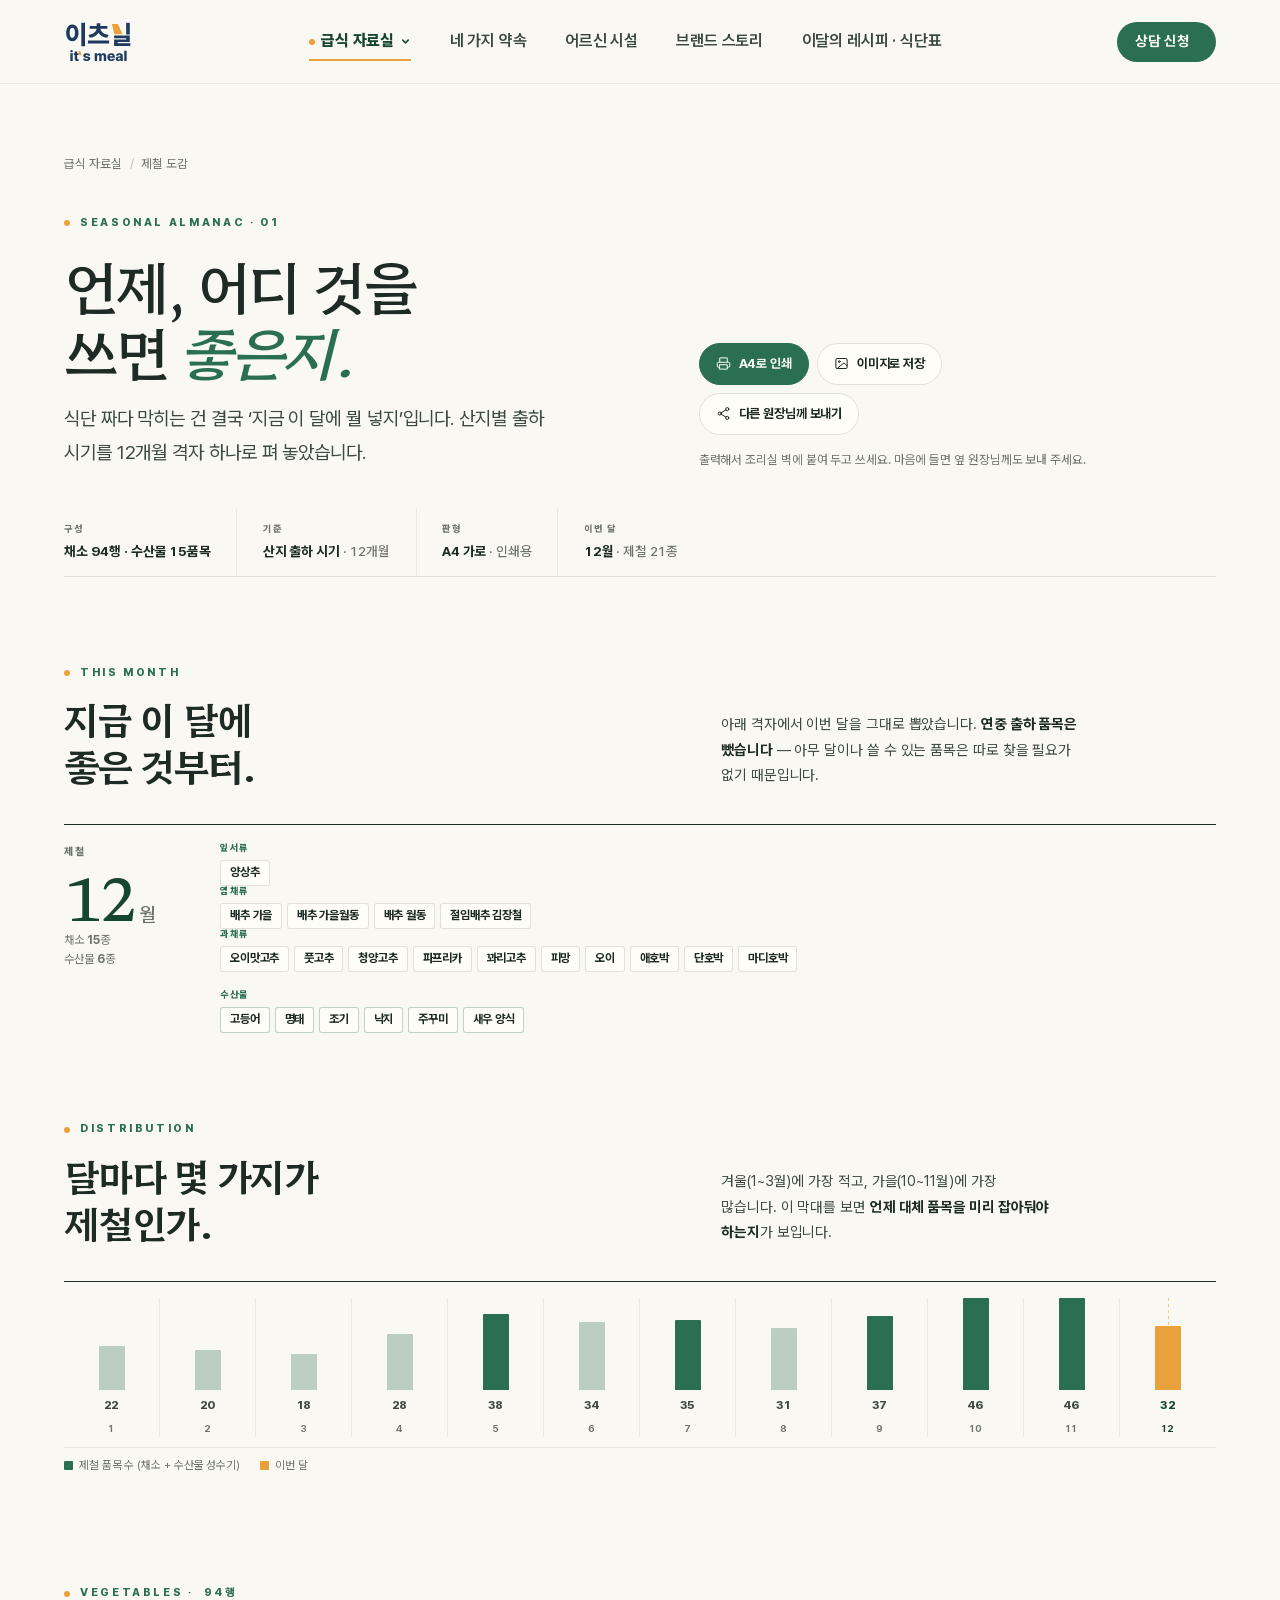
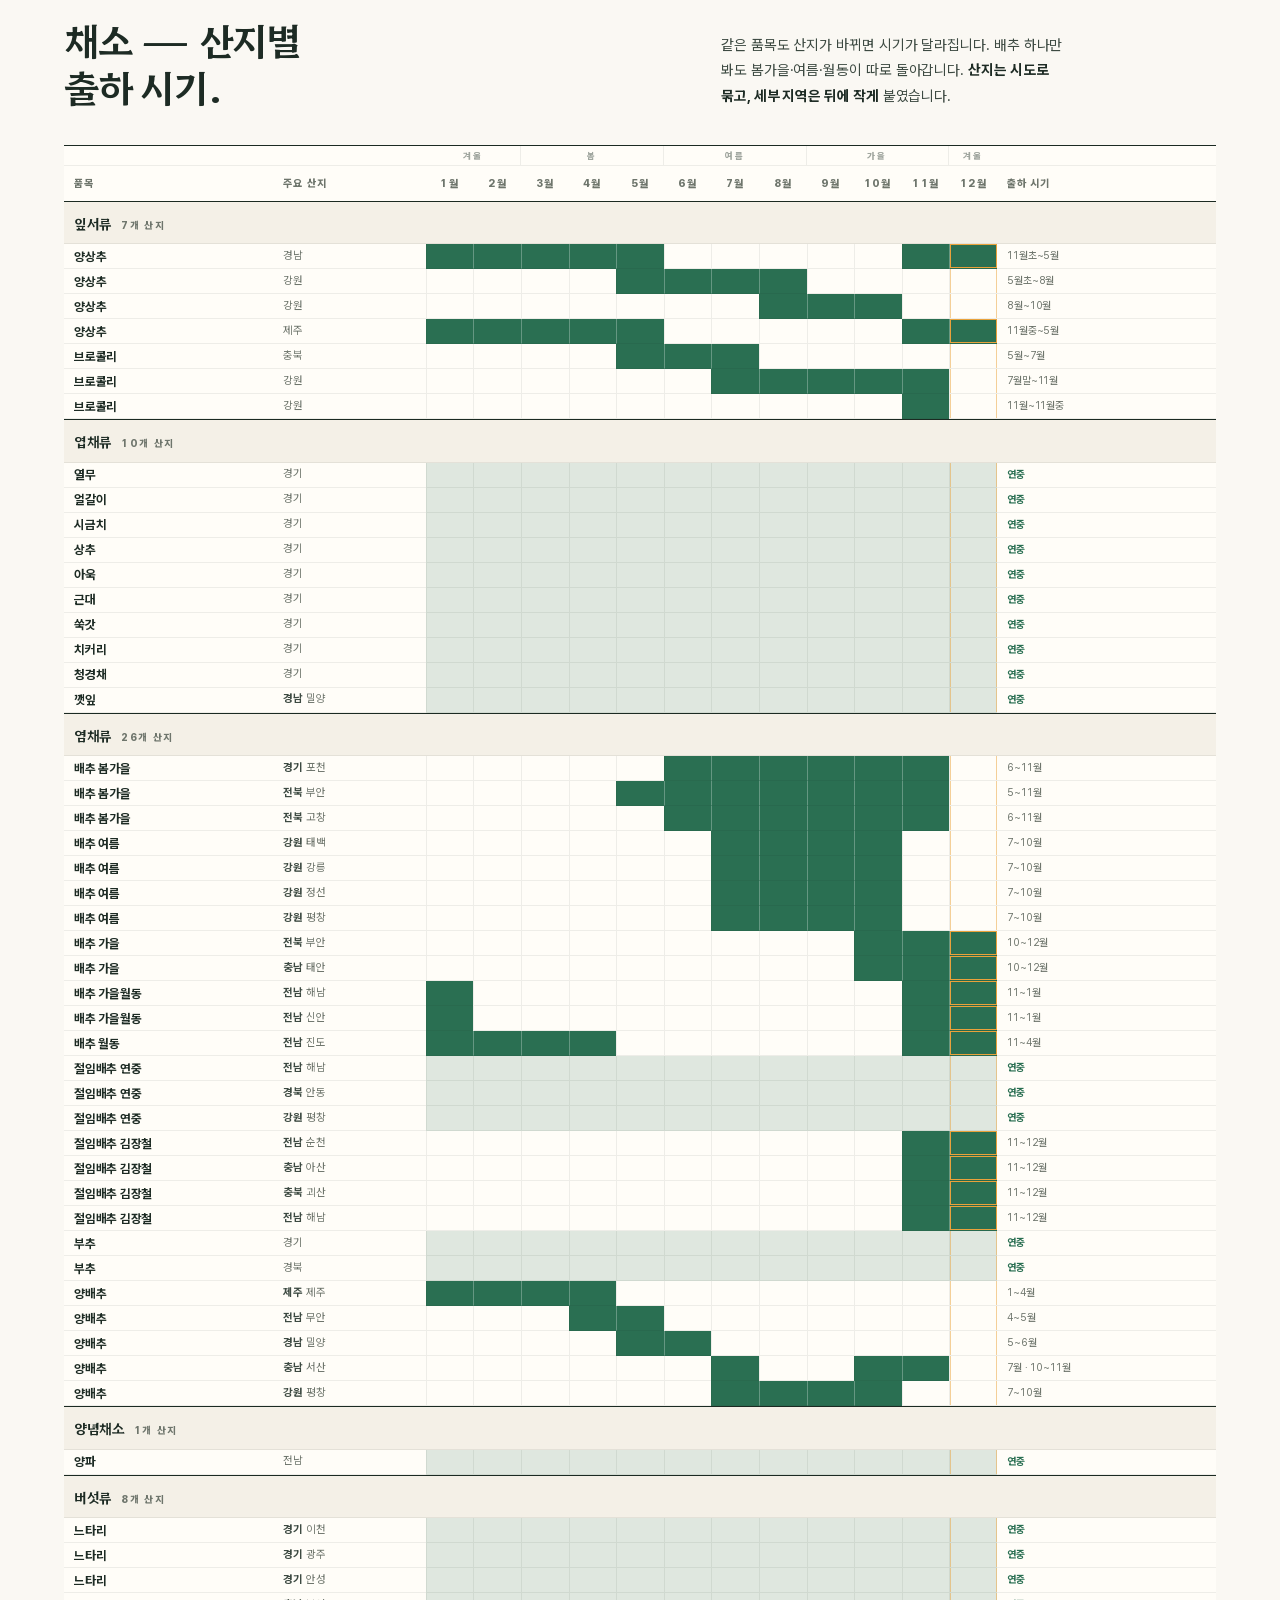
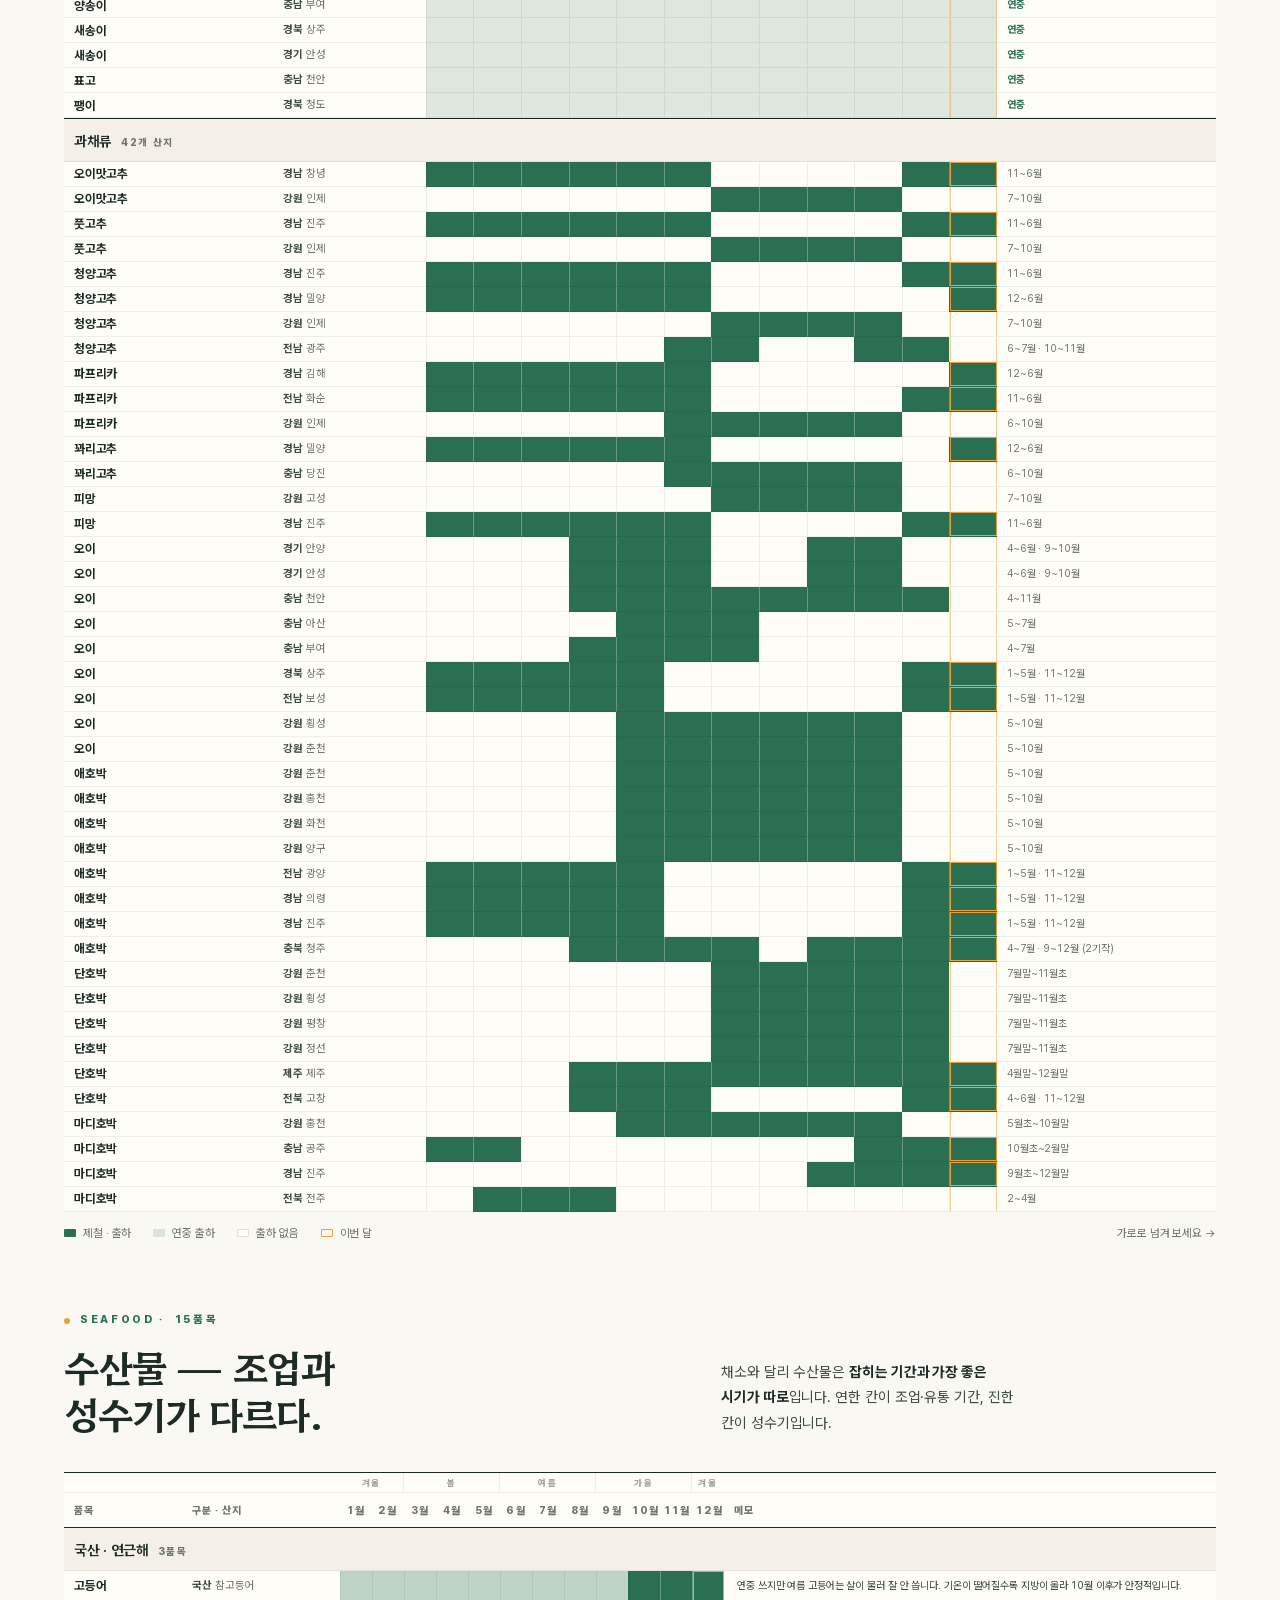
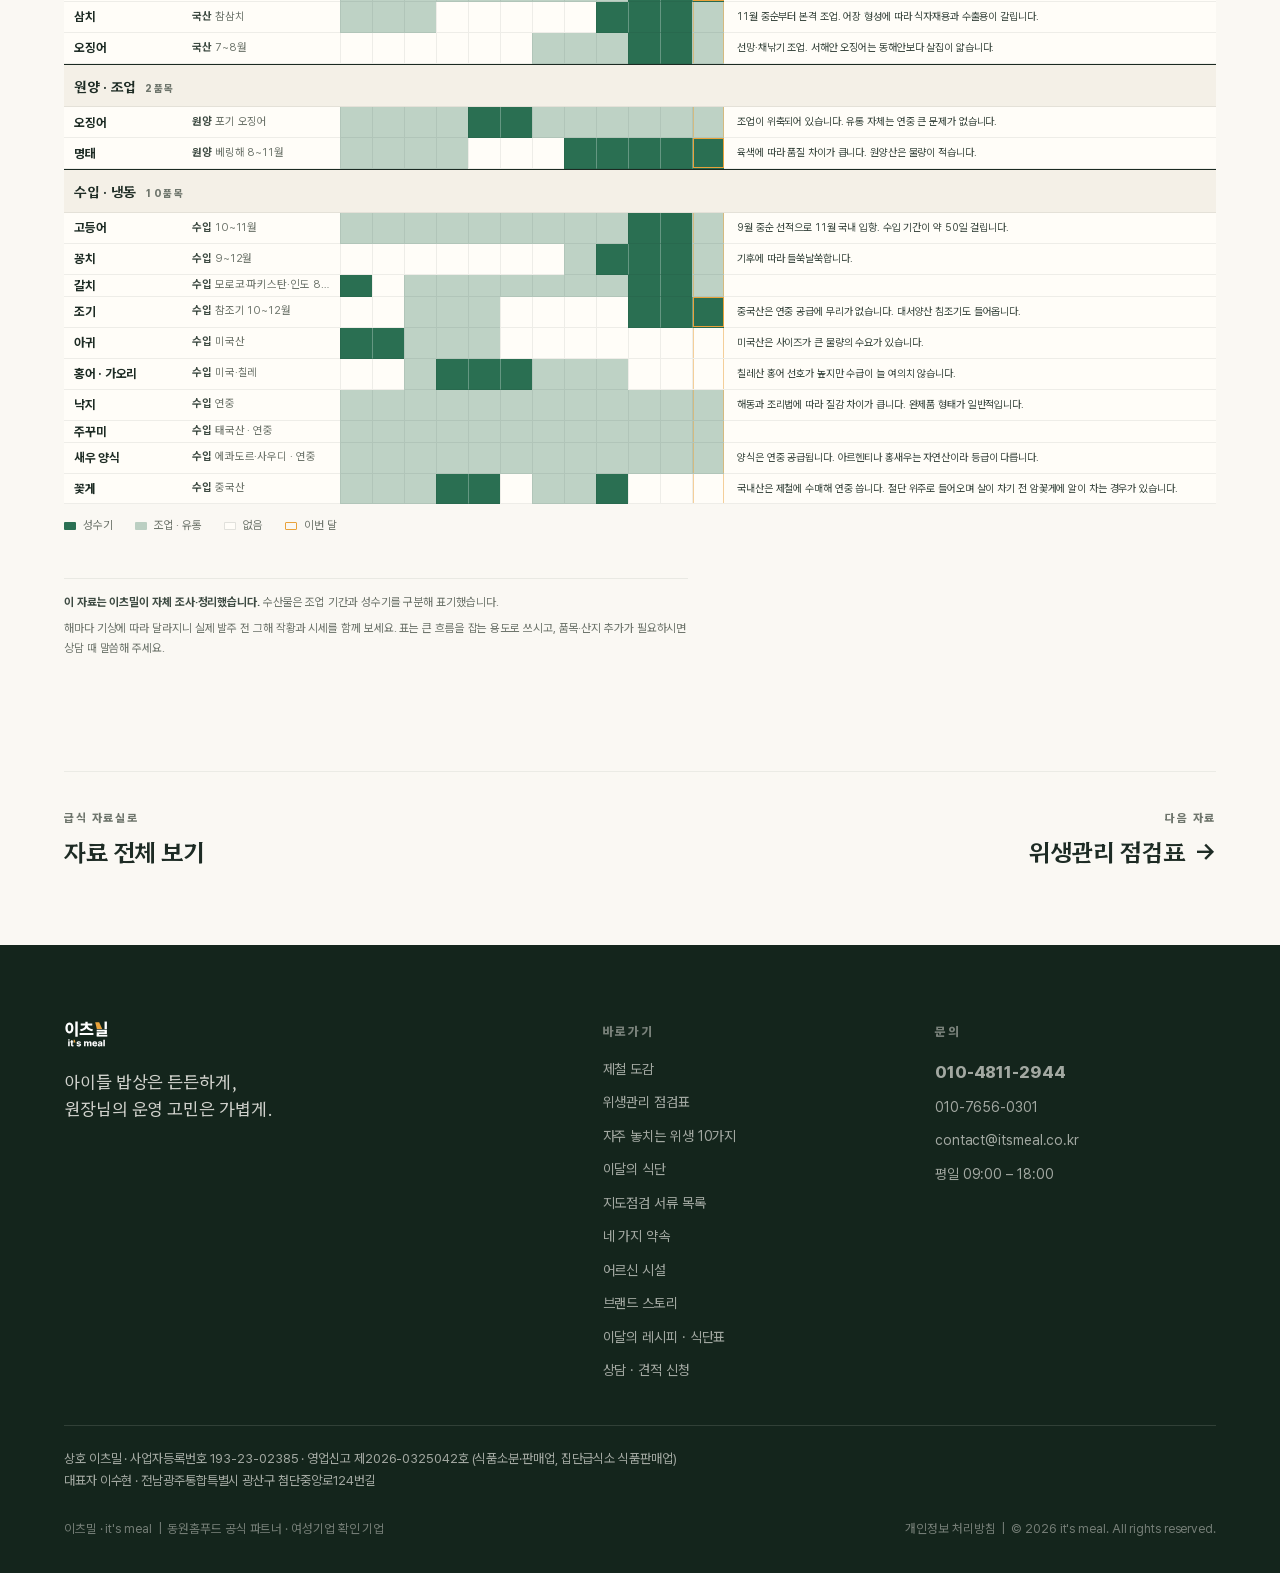
<file: resource-season.html>
<!DOCTYPE html>
<html lang="ko" data-nav-dark="false">
<head>
<meta charset="utf-8">
<meta name="viewport" content="width=device-width, initial-scale=1">
<title>제철 도감 — 월별 채소·수산물 출하 시기 — 이츠밀</title>
<meta name="description" content="채소의 산지별 출하 시기와 수산물의 조업·성수기를 12개월 격자로 정리했습니다. 이번 달 제철 품목을 확인하고 A4 가로로 인쇄하세요.">
<link rel="icon" href="/favicon.svg" type="image/svg+xml">
<link rel="canonical" href="https://itsmeal.co.kr/resource-season">
<meta property="og:type" content="website">
<meta property="og:locale" content="ko_KR">
<meta property="og:site_name" content="이츠밀">
<meta property="og:title" content="월별 제철 채소·수산물 도감">
<meta property="og:description" content="산지별 출하 시기를 12개월 격자로. 조리실 벽에 붙여 쓰세요.">
<meta property="og:url" content="https://itsmeal.co.kr/resource-season">
<meta property="og:image" content="https://itsmeal.co.kr/og-season.png">
<meta property="og:image:width" content="1200">
<meta property="og:image:height" content="630">
<meta property="og:image:alt" content="이츠밀 월별 제철 채소·수산물 도감 미리보기">
<meta name="twitter:card" content="summary_large_image">
<script type="application/ld+json">
{
  "@context": "https://schema.org",
  "@graph": [
    {
      "@type": "WebPage",
      "@id": "https://itsmeal.co.kr/resource-season#page",
      "url": "https://itsmeal.co.kr/resource-season",
      "name": "제철 도감",
      "inLanguage": "ko-KR",
      "isPartOf": {
        "@id": "https://itsmeal.co.kr/#site"
      },
      "publisher": {
        "@id": "https://itsmeal.co.kr/#org"
      }
    },
    {
      "@type": "BreadcrumbList",
      "itemListElement": [
        {
          "@type": "ListItem",
          "position": 1,
          "name": "홈",
          "item": "https://itsmeal.co.kr/"
        },
        {
          "@type": "ListItem",
          "position": 2,
          "name": "급식 자료실",
          "item": "https://itsmeal.co.kr/resources"
        },
        {
          "@type": "ListItem",
          "position": 3,
          "name": "제철 도감",
          "item": "https://itsmeal.co.kr/resource-season"
        }
      ]
    }
  ]
}
</script>
<link rel="stylesheet" href="assets/css/eatsmil.css?v=6ac4d17e">
<link rel="stylesheet" href="assets/css/sub.css?v=0b7fb41f">
<link rel="stylesheet" href="assets/css/v3.css?v=66a0f129">
<link rel="stylesheet" href="assets/css/resource.css?v=9a5ef493">
</head>
<body data-page="season" data-print="landscape">
<!--gen:nav-->
<header class="nav" id="siteNav">
  <div class="nav__in">
    <a class="nav__logo" href="/" aria-label="이츠밀 홈">
      <img class="logo-navy" src="/assets/logos/mil2-navy.svg" alt="이츠밀">
      <img class="logo-white" src="/assets/logos/mil2-white.svg" alt="" aria-hidden="true">
    </a>
    <nav class="nav__menu"><div class="nav__dd"><a href="/resources" class="nav__ddT is-active">급식 자료실<svg class="nav__chev" viewBox="0 0 12 12" fill="none" stroke="currentColor" stroke-width="1.6" stroke-linecap="round" stroke-linejoin="round"><path d="m3 4.5 3 3 3-3"/></svg></a><div class="nav__ddM"><a href="/resource-season"><b>제철 도감</b><span>식단 짜기 전, 이번 달 제철 확인</span></a><a href="/resource-hygiene-check"><b>위생관리 점검표</b><span>출력해서 매일 체크하는 A4 한 장</span></a><a href="/resource-hygiene-tips"><b>자주 놓치는 위생 10가지</b><span>조리실 게시 · 신규 조리원 교육용</span></a><a href="/menu"><b>이달의 식단</b><span>월~금 간식 식단표와 구성 예시</span></a><a href="/resource-inspection"><b>지도점검 서류 목록</b><span>점검 전에 챙길 급식 서류 확인</span></a></div></div><a href="/promise" class="">네 가지 약속</a><a href="/care" class="">어르신 시설</a><a href="/story" class="">브랜드 스토리</a><a href="/archive" class="">이달의 레시피 · 식단표</a></nav>
    <a class="nav__cta" href="/#contact">상담 신청 <svg viewBox="0 0 17 17" fill="none" stroke="currentColor" stroke-width="1.7" stroke-linecap="round" stroke-linejoin="round"><path d="M2 8.5h12M9.5 3.5 14.5 8.5 9.5 13.5"/></svg></a>
    <button class="nav__burger" aria-label="메뉴 열기" aria-expanded="false"><span></span></button>
  </div>
</header>
<div class="navSheet"><span class="navSheet__h">급식 자료실</span><a class="navSheet__c" href="/resource-season">제철 도감</a><a class="navSheet__c" href="/resource-hygiene-check">위생관리 점검표</a><a class="navSheet__c" href="/resource-hygiene-tips">자주 놓치는 위생 10가지</a><a class="navSheet__c" href="/menu">이달의 식단</a><a class="navSheet__c" href="/resource-inspection">지도점검 서류 목록</a><a href="/promise">네 가지 약속</a><a href="/care">어르신 시설</a><a href="/story">브랜드 스토리</a><a href="/archive">이달의 레시피 · 식단표</a><a href="/#contact">상담 신청</a></div>
<nav class="mbar" id="mbar" aria-label="빠른 메뉴">
  <a href="/"><svg viewBox="0 0 24 24" fill="none" stroke="currentColor" stroke-width="1.7" stroke-linecap="round" stroke-linejoin="round"><path d="M3 11.5 12 4l9 7.5V20a1 1 0 0 1-1 1h-5v-6H9v6H4a1 1 0 0 1-1-1z"/></svg><span>홈</span></a>
  <a href="/resources"><svg viewBox="0 0 24 24" fill="none" stroke="currentColor" stroke-width="1.7" stroke-linecap="round" stroke-linejoin="round"><path d="M6 3h9l4 4v14H6z"/><path d="M14 3v5h5M9 13h6M9 17h6"/></svg><span>급식 자료실</span></a>
  <a href="tel:01048112944"><svg viewBox="0 0 24 24" fill="none" stroke="currentColor" stroke-width="1.7" stroke-linecap="round" stroke-linejoin="round"><path d="M22 16.9v3a2 2 0 0 1-2.2 2 19.8 19.8 0 0 1-8.6-3.1 19.5 19.5 0 0 1-6-6A19.8 19.8 0 0 1 2.1 4.2 2 2 0 0 1 4.1 2h3a2 2 0 0 1 2 1.7c.1.9.4 1.8.7 2.7a2 2 0 0 1-.5 2.1L8 9.8a16 16 0 0 0 6 6l1.3-1.3a2 2 0 0 1 2.1-.4c.9.3 1.8.6 2.7.7a2 2 0 0 1 1.7 2z"/></svg><span>전화</span></a>
  <a class="mbar__cta" href="/#contact"><svg viewBox="0 0 24 24" fill="none" stroke="currentColor" stroke-width="1.7" stroke-linecap="round" stroke-linejoin="round"><path d="M4 5h16v11H8l-4 4z"/></svg><span>상담 신청</span></a>
</nav>
<!--/gen:nav-->

<!-- ═══ 지면 상단 ═══════════════════════════════════════════════ -->
<section class="rsTop" data-screen-label="제철 도감 — 표지">
  <div class="wrap">
    <nav class="crumb"><a href="/resources">급식 자료실</a><span>/</span><span style="opacity:1">제철 도감</span></nav>

    <div class="rsTop__in">
      <div>
        <span class="lab" data-reveal>Seasonal Almanac · 01</span>
        <h1 data-reveal style="--d:60ms">언제, 어디 것을<br>쓰면 <em>좋은지.</em></h1>
        <p class="lede" style="margin-top:18px;max-width:40ch" data-reveal>
          식단 짜다 막히는 건 결국 ‘지금 이 달에 뭘 넣지’입니다.
          산지별 출하 시기를 12개월 격자 하나로 펴 놓았습니다.
        </p>
      </div>

      <div class="rsTop__meta" data-reveal style="--d:120ms">
        <div class="rsTop__acts">
          <button class="dlBtn dlBtn--solid" data-print="landscape">
            <svg viewBox="0 0 24 24" fill="none" stroke="currentColor" stroke-width="1.6" stroke-linecap="round" stroke-linejoin="round"><path d="M6 9V3h12v6M6 18H4a2 2 0 0 1-2-2v-4a2 2 0 0 1 2-2h16a2 2 0 0 1 2 2v4a2 2 0 0 1-2 2h-2M6 14h12v7H6z"/></svg>
            A4로 인쇄
          </button>
          <button class="dlBtn" data-png="season">
            <svg viewBox="0 0 24 24" fill="none" stroke="currentColor" stroke-width="1.6" stroke-linecap="round" stroke-linejoin="round"><rect x="3" y="4" width="18" height="16" rx="2"/><circle cx="8.5" cy="9" r="1.5"/><path d="m21 16-5-5L5 20"/></svg>
            이미지로 저장
          </button>
          <button class="dlBtn" data-share>
            <svg viewBox="0 0 24 24" fill="none" stroke="currentColor" stroke-width="1.6" stroke-linecap="round" stroke-linejoin="round"><circle cx="18" cy="5" r="2.5"/><circle cx="6" cy="12" r="2.5"/><circle cx="18" cy="19" r="2.5"/><path d="m8.2 10.8 7.6-4.4M8.2 13.2l7.6 4.4"/></svg>
            다른 원장님께 보내기
          </button>
        </div>
        <p class="small" style="font-size:12.5px">출력해서 조리실 벽에 붙여 두고 쓰세요. 마음에 들면 옆 원장님께도 보내 주세요.</p>
      </div>
    </div>

    <!-- 문서 메타 -->
    <div class="metaBar" style="margin-top:clamp(24px,3vw,38px)" data-reveal>
      <div class="metaBar__i"><span class="metaBar__k">구성</span><span class="metaBar__v">채소 <span id="vegCount">—</span>행 · 수산물 <span id="seaCount">—</span>품목</span></div>
      <div class="metaBar__i"><span class="metaBar__k">기준</span><span class="metaBar__v">산지 출하 시기 <em>· 12개월</em></span></div>
      <div class="metaBar__i"><span class="metaBar__k">판형</span><span class="metaBar__v">A4 가로 <em>· 인쇄용</em></span></div>
      <div class="metaBar__i"><span class="metaBar__k">이번 달</span><span class="metaBar__v"><span data-month-label>—</span>월 <em>· 제철 <span id="nowTotal">—</span>종</em></span></div>
    </div>
  </div>
</section>

<!-- ═══ 이번 달 ════════════════════════════════════════════════ -->
<section class="rsSec rsSec--tight" data-screen-label="01 이번 달 제철">
  <div class="wrap">
    <div class="rsHead">
      <div class="rsHead__t">
        <span class="lab" data-reveal>This month</span>
        <h2 data-reveal style="--d:60ms">지금 이 달에<br>좋은 것부터.</h2>
      </div>
      <p class="rsHead__a" data-reveal style="--d:120ms">
        아래 격자에서 이번 달을 그대로 뽑았습니다.
        <b>연중 출하 품목은 뺐습니다</b> — 아무 달이나 쓸 수 있는 품목은 따로 찾을 필요가 없기 때문입니다.
      </p>
    </div>

    <div class="nowBox" data-reveal>
      <div class="nowBox__side">
        <span class="nowBox__k">제철</span>
        <span class="nowBox__m"><span data-month-label>—</span><em>월</em></span>
        <span class="nowBox__d">채소 <b id="nowVegCount">—</b>종<br>수산물 <b id="nowSeaCount">—</b>종</span>
      </div>
      <div class="chipGroups">
        <div id="nowVeg"></div>
        <div id="nowSea"></div>
      </div>
    </div>
  </div>
</section>

<!-- ═══ 12개월 분포 ════════════════════════════════════════════ -->
<section class="rsSec rsSec--tight" data-screen-label="02 12개월 분포">
  <div class="wrap">
    <div class="rsHead">
      <div class="rsHead__t">
        <span class="lab" data-reveal>Distribution</span>
        <h2 data-reveal style="--d:60ms">달마다 몇 가지가<br>제철인가.</h2>
      </div>
      <p class="rsHead__a" data-reveal style="--d:120ms">
        겨울(1~3월)에 가장 적고, 가을(10~11월)에 가장 많습니다.
        이 막대를 보면 <b>언제 대체 품목을 미리 잡아둬야 하는지</b>가 보입니다.
      </p>
    </div>

    <div data-reveal>
      <div class="mBar" id="monthBar"></div>
      <div class="mBar__cap">
        <span><i></i>제철 품목 수 (채소 + 수산물 성수기)</span>
        <span><i class="now"></i>이번 달</span>
      </div>
    </div>
  </div>
</section>

<!-- ═══ 채소 격자 ══════════════════════════════════════════════ -->
<section class="rsSec" data-screen-label="03 채소 산지별 출하 시기">
  <div class="wrap">
    <div class="rsHead">
      <div class="rsHead__t">
        <span class="lab" data-reveal>Vegetables · <span id="vegCount2"></span></span>
        <h2 data-reveal style="--d:60ms">채소 — 산지별<br>출하 시기.</h2>
      </div>
      <p class="rsHead__a" data-reveal style="--d:120ms">
        같은 품목도 산지가 바뀌면 시기가 달라집니다. 배추 하나만 봐도 봄가을·여름·월동이 따로 돌아갑니다.
        <b>산지는 시도로 묶고, 세부 지역은 뒤에 작게</b> 붙였습니다.
      </p>
    </div>

    <div class="gridWrap" data-reveal>
      <table class="tblSeason" id="vegTable">
        <colgroup>
          <col class="c-item"><col class="c-orig">
          <col class="c-m"><col class="c-m"><col class="c-m"><col class="c-m">
          <col class="c-m"><col class="c-m"><col class="c-m"><col class="c-m">
          <col class="c-m"><col class="c-m"><col class="c-m"><col class="c-m">
          <col class="c-note">
        </colgroup>
        <thead>
          <tr class="seasonStrip">
            <th colspan="2" class="sp--blank"></th>
            <th colspan="2" class="sp">겨울</th>
            <th colspan="3" class="sp">봄</th>
            <th colspan="3" class="sp">여름</th>
            <th colspan="3" class="sp">가을</th>
            <th class="sp sp--blank">겨울</th>
            <th class="sp--blank"></th>
          </tr>
          <tr>
            <th class="h-item">품목</th>
            <th class="h-orig">주요 산지</th>
            <th>1월</th><th>2월</th><th>3월</th><th>4월</th><th>5월</th><th>6월</th>
            <th>7월</th><th>8월</th><th>9월</th><th>10월</th><th>11월</th><th>12월</th>
            <th class="h-note">출하 시기</th>
          </tr>
        </thead>
        <tbody id="vegBody"><!--gen:season-veg--><tr class="grp" id="g-%EC%9E%8E%EC%84%9C%EB%A5%98"><td colspan="15"><span class="grp__k">잎서류<em>7개 산지</em></span></td></tr><tr data-season="veg"><td class="t-item" title="양상추">양상추</td><td class="t-orig" title="경남">경남</td><td class="cell on"></td><td class="cell on"></td><td class="cell on"></td><td class="cell on"></td><td class="cell on"></td><td class="cell"></td><td class="cell"></td><td class="cell"></td><td class="cell"></td><td class="cell"></td><td class="cell on"></td><td class="cell on"></td><td class="t-note">11월초~5월</td></tr><tr data-season="veg"><td class="t-item" title="양상추">양상추</td><td class="t-orig" title="강원">강원</td><td class="cell"></td><td class="cell"></td><td class="cell"></td><td class="cell"></td><td class="cell on"></td><td class="cell on"></td><td class="cell on"></td><td class="cell on"></td><td class="cell"></td><td class="cell"></td><td class="cell"></td><td class="cell"></td><td class="t-note">5월초~8월</td></tr><tr data-season="veg"><td class="t-item" title="양상추">양상추</td><td class="t-orig" title="강원">강원</td><td class="cell"></td><td class="cell"></td><td class="cell"></td><td class="cell"></td><td class="cell"></td><td class="cell"></td><td class="cell"></td><td class="cell on"></td><td class="cell on"></td><td class="cell on"></td><td class="cell"></td><td class="cell"></td><td class="t-note">8월~10월</td></tr><tr data-season="veg"><td class="t-item" title="양상추">양상추</td><td class="t-orig" title="제주">제주</td><td class="cell on"></td><td class="cell on"></td><td class="cell on"></td><td class="cell on"></td><td class="cell on"></td><td class="cell"></td><td class="cell"></td><td class="cell"></td><td class="cell"></td><td class="cell"></td><td class="cell on"></td><td class="cell on"></td><td class="t-note">11월중~5월</td></tr><tr data-season="veg"><td class="t-item" title="브로콜리">브로콜리</td><td class="t-orig" title="충북">충북</td><td class="cell"></td><td class="cell"></td><td class="cell"></td><td class="cell"></td><td class="cell on"></td><td class="cell on"></td><td class="cell on"></td><td class="cell"></td><td class="cell"></td><td class="cell"></td><td class="cell"></td><td class="cell"></td><td class="t-note">5월~7월</td></tr><tr data-season="veg"><td class="t-item" title="브로콜리">브로콜리</td><td class="t-orig" title="강원">강원</td><td class="cell"></td><td class="cell"></td><td class="cell"></td><td class="cell"></td><td class="cell"></td><td class="cell"></td><td class="cell on"></td><td class="cell on"></td><td class="cell on"></td><td class="cell on"></td><td class="cell on"></td><td class="cell"></td><td class="t-note">7월말~11월</td></tr><tr data-season="veg"><td class="t-item" title="브로콜리">브로콜리</td><td class="t-orig" title="강원">강원</td><td class="cell"></td><td class="cell"></td><td class="cell"></td><td class="cell"></td><td class="cell"></td><td class="cell"></td><td class="cell"></td><td class="cell"></td><td class="cell"></td><td class="cell"></td><td class="cell on"></td><td class="cell"></td><td class="t-note">11월~11월중</td></tr><tr class="grp" id="g-%EC%97%BD%EC%B1%84%EB%A5%98"><td colspan="15"><span class="grp__k">엽채류<em>10개 산지</em></span></td></tr><tr data-season="veg"><td class="t-item" title="열무">열무</td><td class="t-orig" title="경기">경기</td><td class="cell year"></td><td class="cell year"></td><td class="cell year"></td><td class="cell year"></td><td class="cell year"></td><td class="cell year"></td><td class="cell year"></td><td class="cell year"></td><td class="cell year"></td><td class="cell year"></td><td class="cell year"></td><td class="cell year"></td><td class="t-note is-year">연중</td></tr><tr data-season="veg"><td class="t-item" title="얼갈이">얼갈이</td><td class="t-orig" title="경기">경기</td><td class="cell year"></td><td class="cell year"></td><td class="cell year"></td><td class="cell year"></td><td class="cell year"></td><td class="cell year"></td><td class="cell year"></td><td class="cell year"></td><td class="cell year"></td><td class="cell year"></td><td class="cell year"></td><td class="cell year"></td><td class="t-note is-year">연중</td></tr><tr data-season="veg"><td class="t-item" title="시금치">시금치</td><td class="t-orig" title="경기">경기</td><td class="cell year"></td><td class="cell year"></td><td class="cell year"></td><td class="cell year"></td><td class="cell year"></td><td class="cell year"></td><td class="cell year"></td><td class="cell year"></td><td class="cell year"></td><td class="cell year"></td><td class="cell year"></td><td class="cell year"></td><td class="t-note is-year">연중</td></tr><tr data-season="veg"><td class="t-item" title="상추">상추</td><td class="t-orig" title="경기">경기</td><td class="cell year"></td><td class="cell year"></td><td class="cell year"></td><td class="cell year"></td><td class="cell year"></td><td class="cell year"></td><td class="cell year"></td><td class="cell year"></td><td class="cell year"></td><td class="cell year"></td><td class="cell year"></td><td class="cell year"></td><td class="t-note is-year">연중</td></tr><tr data-season="veg"><td class="t-item" title="아욱">아욱</td><td class="t-orig" title="경기">경기</td><td class="cell year"></td><td class="cell year"></td><td class="cell year"></td><td class="cell year"></td><td class="cell year"></td><td class="cell year"></td><td class="cell year"></td><td class="cell year"></td><td class="cell year"></td><td class="cell year"></td><td class="cell year"></td><td class="cell year"></td><td class="t-note is-year">연중</td></tr><tr data-season="veg"><td class="t-item" title="근대">근대</td><td class="t-orig" title="경기">경기</td><td class="cell year"></td><td class="cell year"></td><td class="cell year"></td><td class="cell year"></td><td class="cell year"></td><td class="cell year"></td><td class="cell year"></td><td class="cell year"></td><td class="cell year"></td><td class="cell year"></td><td class="cell year"></td><td class="cell year"></td><td class="t-note is-year">연중</td></tr><tr data-season="veg"><td class="t-item" title="쑥갓">쑥갓</td><td class="t-orig" title="경기">경기</td><td class="cell year"></td><td class="cell year"></td><td class="cell year"></td><td class="cell year"></td><td class="cell year"></td><td class="cell year"></td><td class="cell year"></td><td class="cell year"></td><td class="cell year"></td><td class="cell year"></td><td class="cell year"></td><td class="cell year"></td><td class="t-note is-year">연중</td></tr><tr data-season="veg"><td class="t-item" title="치커리">치커리</td><td class="t-orig" title="경기">경기</td><td class="cell year"></td><td class="cell year"></td><td class="cell year"></td><td class="cell year"></td><td class="cell year"></td><td class="cell year"></td><td class="cell year"></td><td class="cell year"></td><td class="cell year"></td><td class="cell year"></td><td class="cell year"></td><td class="cell year"></td><td class="t-note is-year">연중</td></tr><tr data-season="veg"><td class="t-item" title="청경채">청경채</td><td class="t-orig" title="경기">경기</td><td class="cell year"></td><td class="cell year"></td><td class="cell year"></td><td class="cell year"></td><td class="cell year"></td><td class="cell year"></td><td class="cell year"></td><td class="cell year"></td><td class="cell year"></td><td class="cell year"></td><td class="cell year"></td><td class="cell year"></td><td class="t-note is-year">연중</td></tr><tr data-season="veg"><td class="t-item" title="깻잎">깻잎</td><td class="t-orig" title="경남 밀양"><b>경남</b> 밀양</td><td class="cell year"></td><td class="cell year"></td><td class="cell year"></td><td class="cell year"></td><td class="cell year"></td><td class="cell year"></td><td class="cell year"></td><td class="cell year"></td><td class="cell year"></td><td class="cell year"></td><td class="cell year"></td><td class="cell year"></td><td class="t-note is-year">연중</td></tr><tr class="grp" id="g-%EC%97%BC%EC%B1%84%EB%A5%98"><td colspan="15"><span class="grp__k">염채류<em>26개 산지</em></span></td></tr><tr data-season="veg"><td class="t-item" title="배추 봄가을">배추 봄가을</td><td class="t-orig" title="경기 포천"><b>경기</b> 포천</td><td class="cell"></td><td class="cell"></td><td class="cell"></td><td class="cell"></td><td class="cell"></td><td class="cell on"></td><td class="cell on"></td><td class="cell on"></td><td class="cell on"></td><td class="cell on"></td><td class="cell on"></td><td class="cell"></td><td class="t-note">6~11월</td></tr><tr data-season="veg"><td class="t-item" title="배추 봄가을">배추 봄가을</td><td class="t-orig" title="전북 부안"><b>전북</b> 부안</td><td class="cell"></td><td class="cell"></td><td class="cell"></td><td class="cell"></td><td class="cell on"></td><td class="cell on"></td><td class="cell on"></td><td class="cell on"></td><td class="cell on"></td><td class="cell on"></td><td class="cell on"></td><td class="cell"></td><td class="t-note">5~11월</td></tr><tr data-season="veg"><td class="t-item" title="배추 봄가을">배추 봄가을</td><td class="t-orig" title="전북 고창"><b>전북</b> 고창</td><td class="cell"></td><td class="cell"></td><td class="cell"></td><td class="cell"></td><td class="cell"></td><td class="cell on"></td><td class="cell on"></td><td class="cell on"></td><td class="cell on"></td><td class="cell on"></td><td class="cell on"></td><td class="cell"></td><td class="t-note">6~11월</td></tr><tr data-season="veg"><td class="t-item" title="배추 여름">배추 여름</td><td class="t-orig" title="강원 태백"><b>강원</b> 태백</td><td class="cell"></td><td class="cell"></td><td class="cell"></td><td class="cell"></td><td class="cell"></td><td class="cell"></td><td class="cell on"></td><td class="cell on"></td><td class="cell on"></td><td class="cell on"></td><td class="cell"></td><td class="cell"></td><td class="t-note">7~10월</td></tr><tr data-season="veg"><td class="t-item" title="배추 여름">배추 여름</td><td class="t-orig" title="강원 강릉"><b>강원</b> 강릉</td><td class="cell"></td><td class="cell"></td><td class="cell"></td><td class="cell"></td><td class="cell"></td><td class="cell"></td><td class="cell on"></td><td class="cell on"></td><td class="cell on"></td><td class="cell on"></td><td class="cell"></td><td class="cell"></td><td class="t-note">7~10월</td></tr><tr data-season="veg"><td class="t-item" title="배추 여름">배추 여름</td><td class="t-orig" title="강원 정선"><b>강원</b> 정선</td><td class="cell"></td><td class="cell"></td><td class="cell"></td><td class="cell"></td><td class="cell"></td><td class="cell"></td><td class="cell on"></td><td class="cell on"></td><td class="cell on"></td><td class="cell on"></td><td class="cell"></td><td class="cell"></td><td class="t-note">7~10월</td></tr><tr data-season="veg"><td class="t-item" title="배추 여름">배추 여름</td><td class="t-orig" title="강원 평창"><b>강원</b> 평창</td><td class="cell"></td><td class="cell"></td><td class="cell"></td><td class="cell"></td><td class="cell"></td><td class="cell"></td><td class="cell on"></td><td class="cell on"></td><td class="cell on"></td><td class="cell on"></td><td class="cell"></td><td class="cell"></td><td class="t-note">7~10월</td></tr><tr data-season="veg"><td class="t-item" title="배추 가을">배추 가을</td><td class="t-orig" title="전북 부안"><b>전북</b> 부안</td><td class="cell"></td><td class="cell"></td><td class="cell"></td><td class="cell"></td><td class="cell"></td><td class="cell"></td><td class="cell"></td><td class="cell"></td><td class="cell"></td><td class="cell on"></td><td class="cell on"></td><td class="cell on"></td><td class="t-note">10~12월</td></tr><tr data-season="veg"><td class="t-item" title="배추 가을">배추 가을</td><td class="t-orig" title="충남 태안"><b>충남</b> 태안</td><td class="cell"></td><td class="cell"></td><td class="cell"></td><td class="cell"></td><td class="cell"></td><td class="cell"></td><td class="cell"></td><td class="cell"></td><td class="cell"></td><td class="cell on"></td><td class="cell on"></td><td class="cell on"></td><td class="t-note">10~12월</td></tr><tr data-season="veg"><td class="t-item" title="배추 가을월동">배추 가을월동</td><td class="t-orig" title="전남 해남"><b>전남</b> 해남</td><td class="cell on"></td><td class="cell"></td><td class="cell"></td><td class="cell"></td><td class="cell"></td><td class="cell"></td><td class="cell"></td><td class="cell"></td><td class="cell"></td><td class="cell"></td><td class="cell on"></td><td class="cell on"></td><td class="t-note">11~1월</td></tr><tr data-season="veg"><td class="t-item" title="배추 가을월동">배추 가을월동</td><td class="t-orig" title="전남 신안"><b>전남</b> 신안</td><td class="cell on"></td><td class="cell"></td><td class="cell"></td><td class="cell"></td><td class="cell"></td><td class="cell"></td><td class="cell"></td><td class="cell"></td><td class="cell"></td><td class="cell"></td><td class="cell on"></td><td class="cell on"></td><td class="t-note">11~1월</td></tr><tr data-season="veg"><td class="t-item" title="배추 월동">배추 월동</td><td class="t-orig" title="전남 진도"><b>전남</b> 진도</td><td class="cell on"></td><td class="cell on"></td><td class="cell on"></td><td class="cell on"></td><td class="cell"></td><td class="cell"></td><td class="cell"></td><td class="cell"></td><td class="cell"></td><td class="cell"></td><td class="cell on"></td><td class="cell on"></td><td class="t-note">11~4월</td></tr><tr data-season="veg"><td class="t-item" title="절임배추 연중">절임배추 연중</td><td class="t-orig" title="전남 해남"><b>전남</b> 해남</td><td class="cell year"></td><td class="cell year"></td><td class="cell year"></td><td class="cell year"></td><td class="cell year"></td><td class="cell year"></td><td class="cell year"></td><td class="cell year"></td><td class="cell year"></td><td class="cell year"></td><td class="cell year"></td><td class="cell year"></td><td class="t-note is-year">연중</td></tr><tr data-season="veg"><td class="t-item" title="절임배추 연중">절임배추 연중</td><td class="t-orig" title="경북 안동"><b>경북</b> 안동</td><td class="cell year"></td><td class="cell year"></td><td class="cell year"></td><td class="cell year"></td><td class="cell year"></td><td class="cell year"></td><td class="cell year"></td><td class="cell year"></td><td class="cell year"></td><td class="cell year"></td><td class="cell year"></td><td class="cell year"></td><td class="t-note is-year">연중</td></tr><tr data-season="veg"><td class="t-item" title="절임배추 연중">절임배추 연중</td><td class="t-orig" title="강원 평창"><b>강원</b> 평창</td><td class="cell year"></td><td class="cell year"></td><td class="cell year"></td><td class="cell year"></td><td class="cell year"></td><td class="cell year"></td><td class="cell year"></td><td class="cell year"></td><td class="cell year"></td><td class="cell year"></td><td class="cell year"></td><td class="cell year"></td><td class="t-note is-year">연중</td></tr><tr data-season="veg"><td class="t-item" title="절임배추 김장철">절임배추 김장철</td><td class="t-orig" title="전남 순천"><b>전남</b> 순천</td><td class="cell"></td><td class="cell"></td><td class="cell"></td><td class="cell"></td><td class="cell"></td><td class="cell"></td><td class="cell"></td><td class="cell"></td><td class="cell"></td><td class="cell"></td><td class="cell on"></td><td class="cell on"></td><td class="t-note">11~12월</td></tr><tr data-season="veg"><td class="t-item" title="절임배추 김장철">절임배추 김장철</td><td class="t-orig" title="충남 아산"><b>충남</b> 아산</td><td class="cell"></td><td class="cell"></td><td class="cell"></td><td class="cell"></td><td class="cell"></td><td class="cell"></td><td class="cell"></td><td class="cell"></td><td class="cell"></td><td class="cell"></td><td class="cell on"></td><td class="cell on"></td><td class="t-note">11~12월</td></tr><tr data-season="veg"><td class="t-item" title="절임배추 김장철">절임배추 김장철</td><td class="t-orig" title="충북 괴산"><b>충북</b> 괴산</td><td class="cell"></td><td class="cell"></td><td class="cell"></td><td class="cell"></td><td class="cell"></td><td class="cell"></td><td class="cell"></td><td class="cell"></td><td class="cell"></td><td class="cell"></td><td class="cell on"></td><td class="cell on"></td><td class="t-note">11~12월</td></tr><tr data-season="veg"><td class="t-item" title="절임배추 김장철">절임배추 김장철</td><td class="t-orig" title="전남 해남"><b>전남</b> 해남</td><td class="cell"></td><td class="cell"></td><td class="cell"></td><td class="cell"></td><td class="cell"></td><td class="cell"></td><td class="cell"></td><td class="cell"></td><td class="cell"></td><td class="cell"></td><td class="cell on"></td><td class="cell on"></td><td class="t-note">11~12월</td></tr><tr data-season="veg"><td class="t-item" title="부추">부추</td><td class="t-orig" title="경기">경기</td><td class="cell year"></td><td class="cell year"></td><td class="cell year"></td><td class="cell year"></td><td class="cell year"></td><td class="cell year"></td><td class="cell year"></td><td class="cell year"></td><td class="cell year"></td><td class="cell year"></td><td class="cell year"></td><td class="cell year"></td><td class="t-note is-year">연중</td></tr><tr data-season="veg"><td class="t-item" title="부추">부추</td><td class="t-orig" title="경북">경북</td><td class="cell year"></td><td class="cell year"></td><td class="cell year"></td><td class="cell year"></td><td class="cell year"></td><td class="cell year"></td><td class="cell year"></td><td class="cell year"></td><td class="cell year"></td><td class="cell year"></td><td class="cell year"></td><td class="cell year"></td><td class="t-note is-year">연중</td></tr><tr data-season="veg"><td class="t-item" title="양배추">양배추</td><td class="t-orig" title="제주 제주"><b>제주</b> 제주</td><td class="cell on"></td><td class="cell on"></td><td class="cell on"></td><td class="cell on"></td><td class="cell"></td><td class="cell"></td><td class="cell"></td><td class="cell"></td><td class="cell"></td><td class="cell"></td><td class="cell"></td><td class="cell"></td><td class="t-note">1~4월</td></tr><tr data-season="veg"><td class="t-item" title="양배추">양배추</td><td class="t-orig" title="전남 무안"><b>전남</b> 무안</td><td class="cell"></td><td class="cell"></td><td class="cell"></td><td class="cell on"></td><td class="cell on"></td><td class="cell"></td><td class="cell"></td><td class="cell"></td><td class="cell"></td><td class="cell"></td><td class="cell"></td><td class="cell"></td><td class="t-note">4~5월</td></tr><tr data-season="veg"><td class="t-item" title="양배추">양배추</td><td class="t-orig" title="경남 밀양"><b>경남</b> 밀양</td><td class="cell"></td><td class="cell"></td><td class="cell"></td><td class="cell"></td><td class="cell on"></td><td class="cell on"></td><td class="cell"></td><td class="cell"></td><td class="cell"></td><td class="cell"></td><td class="cell"></td><td class="cell"></td><td class="t-note">5~6월</td></tr><tr data-season="veg"><td class="t-item" title="양배추">양배추</td><td class="t-orig" title="충남 서산"><b>충남</b> 서산</td><td class="cell"></td><td class="cell"></td><td class="cell"></td><td class="cell"></td><td class="cell"></td><td class="cell"></td><td class="cell on"></td><td class="cell"></td><td class="cell"></td><td class="cell on"></td><td class="cell on"></td><td class="cell"></td><td class="t-note">7월 · 10~11월</td></tr><tr data-season="veg"><td class="t-item" title="양배추">양배추</td><td class="t-orig" title="강원 평창"><b>강원</b> 평창</td><td class="cell"></td><td class="cell"></td><td class="cell"></td><td class="cell"></td><td class="cell"></td><td class="cell"></td><td class="cell on"></td><td class="cell on"></td><td class="cell on"></td><td class="cell on"></td><td class="cell"></td><td class="cell"></td><td class="t-note">7~10월</td></tr><tr class="grp" id="g-%EC%96%91%EB%85%90%EC%B1%84%EC%86%8C"><td colspan="15"><span class="grp__k">양념채소<em>1개 산지</em></span></td></tr><tr data-season="veg"><td class="t-item" title="양파">양파</td><td class="t-orig" title="전남">전남</td><td class="cell year"></td><td class="cell year"></td><td class="cell year"></td><td class="cell year"></td><td class="cell year"></td><td class="cell year"></td><td class="cell year"></td><td class="cell year"></td><td class="cell year"></td><td class="cell year"></td><td class="cell year"></td><td class="cell year"></td><td class="t-note is-year">연중</td></tr><tr class="grp" id="g-%EB%B2%84%EC%84%AF%EB%A5%98"><td colspan="15"><span class="grp__k">버섯류<em>8개 산지</em></span></td></tr><tr data-season="veg"><td class="t-item" title="느타리">느타리</td><td class="t-orig" title="경기 이천"><b>경기</b> 이천</td><td class="cell year"></td><td class="cell year"></td><td class="cell year"></td><td class="cell year"></td><td class="cell year"></td><td class="cell year"></td><td class="cell year"></td><td class="cell year"></td><td class="cell year"></td><td class="cell year"></td><td class="cell year"></td><td class="cell year"></td><td class="t-note is-year">연중</td></tr><tr data-season="veg"><td class="t-item" title="느타리">느타리</td><td class="t-orig" title="경기 광주"><b>경기</b> 광주</td><td class="cell year"></td><td class="cell year"></td><td class="cell year"></td><td class="cell year"></td><td class="cell year"></td><td class="cell year"></td><td class="cell year"></td><td class="cell year"></td><td class="cell year"></td><td class="cell year"></td><td class="cell year"></td><td class="cell year"></td><td class="t-note is-year">연중</td></tr><tr data-season="veg"><td class="t-item" title="느타리">느타리</td><td class="t-orig" title="경기 안성"><b>경기</b> 안성</td><td class="cell year"></td><td class="cell year"></td><td class="cell year"></td><td class="cell year"></td><td class="cell year"></td><td class="cell year"></td><td class="cell year"></td><td class="cell year"></td><td class="cell year"></td><td class="cell year"></td><td class="cell year"></td><td class="cell year"></td><td class="t-note is-year">연중</td></tr><tr data-season="veg"><td class="t-item" title="양송이">양송이</td><td class="t-orig" title="충남 부여"><b>충남</b> 부여</td><td class="cell year"></td><td class="cell year"></td><td class="cell year"></td><td class="cell year"></td><td class="cell year"></td><td class="cell year"></td><td class="cell year"></td><td class="cell year"></td><td class="cell year"></td><td class="cell year"></td><td class="cell year"></td><td class="cell year"></td><td class="t-note is-year">연중</td></tr><tr data-season="veg"><td class="t-item" title="새송이">새송이</td><td class="t-orig" title="경북 상주"><b>경북</b> 상주</td><td class="cell year"></td><td class="cell year"></td><td class="cell year"></td><td class="cell year"></td><td class="cell year"></td><td class="cell year"></td><td class="cell year"></td><td class="cell year"></td><td class="cell year"></td><td class="cell year"></td><td class="cell year"></td><td class="cell year"></td><td class="t-note is-year">연중</td></tr><tr data-season="veg"><td class="t-item" title="새송이">새송이</td><td class="t-orig" title="경기 안성"><b>경기</b> 안성</td><td class="cell year"></td><td class="cell year"></td><td class="cell year"></td><td class="cell year"></td><td class="cell year"></td><td class="cell year"></td><td class="cell year"></td><td class="cell year"></td><td class="cell year"></td><td class="cell year"></td><td class="cell year"></td><td class="cell year"></td><td class="t-note is-year">연중</td></tr><tr data-season="veg"><td class="t-item" title="표고">표고</td><td class="t-orig" title="충남 천안"><b>충남</b> 천안</td><td class="cell year"></td><td class="cell year"></td><td class="cell year"></td><td class="cell year"></td><td class="cell year"></td><td class="cell year"></td><td class="cell year"></td><td class="cell year"></td><td class="cell year"></td><td class="cell year"></td><td class="cell year"></td><td class="cell year"></td><td class="t-note is-year">연중</td></tr><tr data-season="veg"><td class="t-item" title="팽이">팽이</td><td class="t-orig" title="경북 청도"><b>경북</b> 청도</td><td class="cell year"></td><td class="cell year"></td><td class="cell year"></td><td class="cell year"></td><td class="cell year"></td><td class="cell year"></td><td class="cell year"></td><td class="cell year"></td><td class="cell year"></td><td class="cell year"></td><td class="cell year"></td><td class="cell year"></td><td class="t-note is-year">연중</td></tr><tr class="grp" id="g-%EA%B3%BC%EC%B1%84%EB%A5%98"><td colspan="15"><span class="grp__k">과채류<em>42개 산지</em></span></td></tr><tr data-season="veg"><td class="t-item" title="오이맛고추">오이맛고추</td><td class="t-orig" title="경남 창녕"><b>경남</b> 창녕</td><td class="cell on"></td><td class="cell on"></td><td class="cell on"></td><td class="cell on"></td><td class="cell on"></td><td class="cell on"></td><td class="cell"></td><td class="cell"></td><td class="cell"></td><td class="cell"></td><td class="cell on"></td><td class="cell on"></td><td class="t-note">11~6월</td></tr><tr data-season="veg"><td class="t-item" title="오이맛고추">오이맛고추</td><td class="t-orig" title="강원 인제"><b>강원</b> 인제</td><td class="cell"></td><td class="cell"></td><td class="cell"></td><td class="cell"></td><td class="cell"></td><td class="cell"></td><td class="cell on"></td><td class="cell on"></td><td class="cell on"></td><td class="cell on"></td><td class="cell"></td><td class="cell"></td><td class="t-note">7~10월</td></tr><tr data-season="veg"><td class="t-item" title="풋고추">풋고추</td><td class="t-orig" title="경남 진주"><b>경남</b> 진주</td><td class="cell on"></td><td class="cell on"></td><td class="cell on"></td><td class="cell on"></td><td class="cell on"></td><td class="cell on"></td><td class="cell"></td><td class="cell"></td><td class="cell"></td><td class="cell"></td><td class="cell on"></td><td class="cell on"></td><td class="t-note">11~6월</td></tr><tr data-season="veg"><td class="t-item" title="풋고추">풋고추</td><td class="t-orig" title="강원 인제"><b>강원</b> 인제</td><td class="cell"></td><td class="cell"></td><td class="cell"></td><td class="cell"></td><td class="cell"></td><td class="cell"></td><td class="cell on"></td><td class="cell on"></td><td class="cell on"></td><td class="cell on"></td><td class="cell"></td><td class="cell"></td><td class="t-note">7~10월</td></tr><tr data-season="veg"><td class="t-item" title="청양고추">청양고추</td><td class="t-orig" title="경남 진주"><b>경남</b> 진주</td><td class="cell on"></td><td class="cell on"></td><td class="cell on"></td><td class="cell on"></td><td class="cell on"></td><td class="cell on"></td><td class="cell"></td><td class="cell"></td><td class="cell"></td><td class="cell"></td><td class="cell on"></td><td class="cell on"></td><td class="t-note">11~6월</td></tr><tr data-season="veg"><td class="t-item" title="청양고추">청양고추</td><td class="t-orig" title="경남 밀양"><b>경남</b> 밀양</td><td class="cell on"></td><td class="cell on"></td><td class="cell on"></td><td class="cell on"></td><td class="cell on"></td><td class="cell on"></td><td class="cell"></td><td class="cell"></td><td class="cell"></td><td class="cell"></td><td class="cell"></td><td class="cell on"></td><td class="t-note">12~6월</td></tr><tr data-season="veg"><td class="t-item" title="청양고추">청양고추</td><td class="t-orig" title="강원 인제"><b>강원</b> 인제</td><td class="cell"></td><td class="cell"></td><td class="cell"></td><td class="cell"></td><td class="cell"></td><td class="cell"></td><td class="cell on"></td><td class="cell on"></td><td class="cell on"></td><td class="cell on"></td><td class="cell"></td><td class="cell"></td><td class="t-note">7~10월</td></tr><tr data-season="veg"><td class="t-item" title="청양고추">청양고추</td><td class="t-orig" title="전남 광주"><b>전남</b> 광주</td><td class="cell"></td><td class="cell"></td><td class="cell"></td><td class="cell"></td><td class="cell"></td><td class="cell on"></td><td class="cell on"></td><td class="cell"></td><td class="cell"></td><td class="cell on"></td><td class="cell on"></td><td class="cell"></td><td class="t-note">6~7월 · 10~11월</td></tr><tr data-season="veg"><td class="t-item" title="파프리카">파프리카</td><td class="t-orig" title="경남 김해"><b>경남</b> 김해</td><td class="cell on"></td><td class="cell on"></td><td class="cell on"></td><td class="cell on"></td><td class="cell on"></td><td class="cell on"></td><td class="cell"></td><td class="cell"></td><td class="cell"></td><td class="cell"></td><td class="cell"></td><td class="cell on"></td><td class="t-note">12~6월</td></tr><tr data-season="veg"><td class="t-item" title="파프리카">파프리카</td><td class="t-orig" title="전남 화순"><b>전남</b> 화순</td><td class="cell on"></td><td class="cell on"></td><td class="cell on"></td><td class="cell on"></td><td class="cell on"></td><td class="cell on"></td><td class="cell"></td><td class="cell"></td><td class="cell"></td><td class="cell"></td><td class="cell on"></td><td class="cell on"></td><td class="t-note">11~6월</td></tr><tr data-season="veg"><td class="t-item" title="파프리카">파프리카</td><td class="t-orig" title="강원 인제"><b>강원</b> 인제</td><td class="cell"></td><td class="cell"></td><td class="cell"></td><td class="cell"></td><td class="cell"></td><td class="cell on"></td><td class="cell on"></td><td class="cell on"></td><td class="cell on"></td><td class="cell on"></td><td class="cell"></td><td class="cell"></td><td class="t-note">6~10월</td></tr><tr data-season="veg"><td class="t-item" title="꽈리고추">꽈리고추</td><td class="t-orig" title="경남 밀양"><b>경남</b> 밀양</td><td class="cell on"></td><td class="cell on"></td><td class="cell on"></td><td class="cell on"></td><td class="cell on"></td><td class="cell on"></td><td class="cell"></td><td class="cell"></td><td class="cell"></td><td class="cell"></td><td class="cell"></td><td class="cell on"></td><td class="t-note">12~6월</td></tr><tr data-season="veg"><td class="t-item" title="꽈리고추">꽈리고추</td><td class="t-orig" title="충남 당진"><b>충남</b> 당진</td><td class="cell"></td><td class="cell"></td><td class="cell"></td><td class="cell"></td><td class="cell"></td><td class="cell on"></td><td class="cell on"></td><td class="cell on"></td><td class="cell on"></td><td class="cell on"></td><td class="cell"></td><td class="cell"></td><td class="t-note">6~10월</td></tr><tr data-season="veg"><td class="t-item" title="피망">피망</td><td class="t-orig" title="강원 고성"><b>강원</b> 고성</td><td class="cell"></td><td class="cell"></td><td class="cell"></td><td class="cell"></td><td class="cell"></td><td class="cell"></td><td class="cell on"></td><td class="cell on"></td><td class="cell on"></td><td class="cell on"></td><td class="cell"></td><td class="cell"></td><td class="t-note">7~10월</td></tr><tr data-season="veg"><td class="t-item" title="피망">피망</td><td class="t-orig" title="경남 진주"><b>경남</b> 진주</td><td class="cell on"></td><td class="cell on"></td><td class="cell on"></td><td class="cell on"></td><td class="cell on"></td><td class="cell on"></td><td class="cell"></td><td class="cell"></td><td class="cell"></td><td class="cell"></td><td class="cell on"></td><td class="cell on"></td><td class="t-note">11~6월</td></tr><tr data-season="veg"><td class="t-item" title="오이">오이</td><td class="t-orig" title="경기 안양"><b>경기</b> 안양</td><td class="cell"></td><td class="cell"></td><td class="cell"></td><td class="cell on"></td><td class="cell on"></td><td class="cell on"></td><td class="cell"></td><td class="cell"></td><td class="cell on"></td><td class="cell on"></td><td class="cell"></td><td class="cell"></td><td class="t-note">4~6월 · 9~10월</td></tr><tr data-season="veg"><td class="t-item" title="오이">오이</td><td class="t-orig" title="경기 안성"><b>경기</b> 안성</td><td class="cell"></td><td class="cell"></td><td class="cell"></td><td class="cell on"></td><td class="cell on"></td><td class="cell on"></td><td class="cell"></td><td class="cell"></td><td class="cell on"></td><td class="cell on"></td><td class="cell"></td><td class="cell"></td><td class="t-note">4~6월 · 9~10월</td></tr><tr data-season="veg"><td class="t-item" title="오이">오이</td><td class="t-orig" title="충남 천안"><b>충남</b> 천안</td><td class="cell"></td><td class="cell"></td><td class="cell"></td><td class="cell on"></td><td class="cell on"></td><td class="cell on"></td><td class="cell on"></td><td class="cell on"></td><td class="cell on"></td><td class="cell on"></td><td class="cell on"></td><td class="cell"></td><td class="t-note">4~11월</td></tr><tr data-season="veg"><td class="t-item" title="오이">오이</td><td class="t-orig" title="충남 아산"><b>충남</b> 아산</td><td class="cell"></td><td class="cell"></td><td class="cell"></td><td class="cell"></td><td class="cell on"></td><td class="cell on"></td><td class="cell on"></td><td class="cell"></td><td class="cell"></td><td class="cell"></td><td class="cell"></td><td class="cell"></td><td class="t-note">5~7월</td></tr><tr data-season="veg"><td class="t-item" title="오이">오이</td><td class="t-orig" title="충남 부여"><b>충남</b> 부여</td><td class="cell"></td><td class="cell"></td><td class="cell"></td><td class="cell on"></td><td class="cell on"></td><td class="cell on"></td><td class="cell on"></td><td class="cell"></td><td class="cell"></td><td class="cell"></td><td class="cell"></td><td class="cell"></td><td class="t-note">4~7월</td></tr><tr data-season="veg"><td class="t-item" title="오이">오이</td><td class="t-orig" title="경북 상주"><b>경북</b> 상주</td><td class="cell on"></td><td class="cell on"></td><td class="cell on"></td><td class="cell on"></td><td class="cell on"></td><td class="cell"></td><td class="cell"></td><td class="cell"></td><td class="cell"></td><td class="cell"></td><td class="cell on"></td><td class="cell on"></td><td class="t-note">1~5월 · 11~12월</td></tr><tr data-season="veg"><td class="t-item" title="오이">오이</td><td class="t-orig" title="전남 보성"><b>전남</b> 보성</td><td class="cell on"></td><td class="cell on"></td><td class="cell on"></td><td class="cell on"></td><td class="cell on"></td><td class="cell"></td><td class="cell"></td><td class="cell"></td><td class="cell"></td><td class="cell"></td><td class="cell on"></td><td class="cell on"></td><td class="t-note">1~5월 · 11~12월</td></tr><tr data-season="veg"><td class="t-item" title="오이">오이</td><td class="t-orig" title="강원 횡성"><b>강원</b> 횡성</td><td class="cell"></td><td class="cell"></td><td class="cell"></td><td class="cell"></td><td class="cell on"></td><td class="cell on"></td><td class="cell on"></td><td class="cell on"></td><td class="cell on"></td><td class="cell on"></td><td class="cell"></td><td class="cell"></td><td class="t-note">5~10월</td></tr><tr data-season="veg"><td class="t-item" title="오이">오이</td><td class="t-orig" title="강원 춘천"><b>강원</b> 춘천</td><td class="cell"></td><td class="cell"></td><td class="cell"></td><td class="cell"></td><td class="cell on"></td><td class="cell on"></td><td class="cell on"></td><td class="cell on"></td><td class="cell on"></td><td class="cell on"></td><td class="cell"></td><td class="cell"></td><td class="t-note">5~10월</td></tr><tr data-season="veg"><td class="t-item" title="애호박">애호박</td><td class="t-orig" title="강원 춘천"><b>강원</b> 춘천</td><td class="cell"></td><td class="cell"></td><td class="cell"></td><td class="cell"></td><td class="cell on"></td><td class="cell on"></td><td class="cell on"></td><td class="cell on"></td><td class="cell on"></td><td class="cell on"></td><td class="cell"></td><td class="cell"></td><td class="t-note">5~10월</td></tr><tr data-season="veg"><td class="t-item" title="애호박">애호박</td><td class="t-orig" title="강원 홍천"><b>강원</b> 홍천</td><td class="cell"></td><td class="cell"></td><td class="cell"></td><td class="cell"></td><td class="cell on"></td><td class="cell on"></td><td class="cell on"></td><td class="cell on"></td><td class="cell on"></td><td class="cell on"></td><td class="cell"></td><td class="cell"></td><td class="t-note">5~10월</td></tr><tr data-season="veg"><td class="t-item" title="애호박">애호박</td><td class="t-orig" title="강원 화천"><b>강원</b> 화천</td><td class="cell"></td><td class="cell"></td><td class="cell"></td><td class="cell"></td><td class="cell on"></td><td class="cell on"></td><td class="cell on"></td><td class="cell on"></td><td class="cell on"></td><td class="cell on"></td><td class="cell"></td><td class="cell"></td><td class="t-note">5~10월</td></tr><tr data-season="veg"><td class="t-item" title="애호박">애호박</td><td class="t-orig" title="강원 양구"><b>강원</b> 양구</td><td class="cell"></td><td class="cell"></td><td class="cell"></td><td class="cell"></td><td class="cell on"></td><td class="cell on"></td><td class="cell on"></td><td class="cell on"></td><td class="cell on"></td><td class="cell on"></td><td class="cell"></td><td class="cell"></td><td class="t-note">5~10월</td></tr><tr data-season="veg"><td class="t-item" title="애호박">애호박</td><td class="t-orig" title="전남 광양"><b>전남</b> 광양</td><td class="cell on"></td><td class="cell on"></td><td class="cell on"></td><td class="cell on"></td><td class="cell on"></td><td class="cell"></td><td class="cell"></td><td class="cell"></td><td class="cell"></td><td class="cell"></td><td class="cell on"></td><td class="cell on"></td><td class="t-note">1~5월 · 11~12월</td></tr><tr data-season="veg"><td class="t-item" title="애호박">애호박</td><td class="t-orig" title="경남 의령"><b>경남</b> 의령</td><td class="cell on"></td><td class="cell on"></td><td class="cell on"></td><td class="cell on"></td><td class="cell on"></td><td class="cell"></td><td class="cell"></td><td class="cell"></td><td class="cell"></td><td class="cell"></td><td class="cell on"></td><td class="cell on"></td><td class="t-note">1~5월 · 11~12월</td></tr><tr data-season="veg"><td class="t-item" title="애호박">애호박</td><td class="t-orig" title="경남 진주"><b>경남</b> 진주</td><td class="cell on"></td><td class="cell on"></td><td class="cell on"></td><td class="cell on"></td><td class="cell on"></td><td class="cell"></td><td class="cell"></td><td class="cell"></td><td class="cell"></td><td class="cell"></td><td class="cell on"></td><td class="cell on"></td><td class="t-note">1~5월 · 11~12월</td></tr><tr data-season="veg"><td class="t-item" title="애호박">애호박</td><td class="t-orig" title="충북 청주"><b>충북</b> 청주</td><td class="cell"></td><td class="cell"></td><td class="cell"></td><td class="cell on"></td><td class="cell on"></td><td class="cell on"></td><td class="cell on"></td><td class="cell"></td><td class="cell on"></td><td class="cell on"></td><td class="cell on"></td><td class="cell on"></td><td class="t-note">4~7월 · 9~12월 (2기작)</td></tr><tr data-season="veg"><td class="t-item" title="단호박">단호박</td><td class="t-orig" title="강원 춘천"><b>강원</b> 춘천</td><td class="cell"></td><td class="cell"></td><td class="cell"></td><td class="cell"></td><td class="cell"></td><td class="cell"></td><td class="cell on"></td><td class="cell on"></td><td class="cell on"></td><td class="cell on"></td><td class="cell on"></td><td class="cell"></td><td class="t-note">7월말~11월초</td></tr><tr data-season="veg"><td class="t-item" title="단호박">단호박</td><td class="t-orig" title="강원 횡성"><b>강원</b> 횡성</td><td class="cell"></td><td class="cell"></td><td class="cell"></td><td class="cell"></td><td class="cell"></td><td class="cell"></td><td class="cell on"></td><td class="cell on"></td><td class="cell on"></td><td class="cell on"></td><td class="cell on"></td><td class="cell"></td><td class="t-note">7월말~11월초</td></tr><tr data-season="veg"><td class="t-item" title="단호박">단호박</td><td class="t-orig" title="강원 평창"><b>강원</b> 평창</td><td class="cell"></td><td class="cell"></td><td class="cell"></td><td class="cell"></td><td class="cell"></td><td class="cell"></td><td class="cell on"></td><td class="cell on"></td><td class="cell on"></td><td class="cell on"></td><td class="cell on"></td><td class="cell"></td><td class="t-note">7월말~11월초</td></tr><tr data-season="veg"><td class="t-item" title="단호박">단호박</td><td class="t-orig" title="강원 정선"><b>강원</b> 정선</td><td class="cell"></td><td class="cell"></td><td class="cell"></td><td class="cell"></td><td class="cell"></td><td class="cell"></td><td class="cell on"></td><td class="cell on"></td><td class="cell on"></td><td class="cell on"></td><td class="cell on"></td><td class="cell"></td><td class="t-note">7월말~11월초</td></tr><tr data-season="veg"><td class="t-item" title="단호박">단호박</td><td class="t-orig" title="제주 제주"><b>제주</b> 제주</td><td class="cell"></td><td class="cell"></td><td class="cell"></td><td class="cell on"></td><td class="cell on"></td><td class="cell on"></td><td class="cell on"></td><td class="cell on"></td><td class="cell on"></td><td class="cell on"></td><td class="cell on"></td><td class="cell on"></td><td class="t-note">4월말~12월말</td></tr><tr data-season="veg"><td class="t-item" title="단호박">단호박</td><td class="t-orig" title="전북 고창"><b>전북</b> 고창</td><td class="cell"></td><td class="cell"></td><td class="cell"></td><td class="cell on"></td><td class="cell on"></td><td class="cell on"></td><td class="cell"></td><td class="cell"></td><td class="cell"></td><td class="cell"></td><td class="cell on"></td><td class="cell on"></td><td class="t-note">4~6월 · 11~12월</td></tr><tr data-season="veg"><td class="t-item" title="마디호박">마디호박</td><td class="t-orig" title="강원 홍천"><b>강원</b> 홍천</td><td class="cell"></td><td class="cell"></td><td class="cell"></td><td class="cell"></td><td class="cell on"></td><td class="cell on"></td><td class="cell on"></td><td class="cell on"></td><td class="cell on"></td><td class="cell on"></td><td class="cell"></td><td class="cell"></td><td class="t-note">5월초~10월말</td></tr><tr data-season="veg"><td class="t-item" title="마디호박">마디호박</td><td class="t-orig" title="충남 공주"><b>충남</b> 공주</td><td class="cell on"></td><td class="cell on"></td><td class="cell"></td><td class="cell"></td><td class="cell"></td><td class="cell"></td><td class="cell"></td><td class="cell"></td><td class="cell"></td><td class="cell on"></td><td class="cell on"></td><td class="cell on"></td><td class="t-note">10월초~2월말</td></tr><tr data-season="veg"><td class="t-item" title="마디호박">마디호박</td><td class="t-orig" title="경남 진주"><b>경남</b> 진주</td><td class="cell"></td><td class="cell"></td><td class="cell"></td><td class="cell"></td><td class="cell"></td><td class="cell"></td><td class="cell"></td><td class="cell"></td><td class="cell on"></td><td class="cell on"></td><td class="cell on"></td><td class="cell on"></td><td class="t-note">9월초~12월말</td></tr><tr data-season="veg"><td class="t-item" title="마디호박">마디호박</td><td class="t-orig" title="전북 전주"><b>전북</b> 전주</td><td class="cell"></td><td class="cell on"></td><td class="cell on"></td><td class="cell on"></td><td class="cell"></td><td class="cell"></td><td class="cell"></td><td class="cell"></td><td class="cell"></td><td class="cell"></td><td class="cell"></td><td class="cell"></td><td class="t-note">2~4월</td></tr><!--/gen:season-veg--></tbody>
      </table>
    </div>

    <div class="tblFoot">
      <span class="tblFoot__lg"><i></i>제철 · 출하</span>
      <span class="tblFoot__lg"><i class="year"></i>연중 출하</span>
      <span class="tblFoot__lg"><i class="off"></i>출하 없음</span>
      <span class="tblFoot__lg"><i class="now"></i>이번 달</span>
      <span style="margin-left:auto">가로로 넘겨 보세요 →</span>
    </div>
  </div>
</section>

<!-- ═══ 수산물 격자 ════════════════════════════════════════════ -->
<section class="rsSec" style="padding-top:0" data-screen-label="04 수산물 조업·성수기">
  <div class="wrap">
    <div class="rsHead">
      <div class="rsHead__t">
        <span class="lab" data-reveal>Seafood · <span id="seaCount2"></span></span>
        <h2 data-reveal style="--d:60ms">수산물 — 조업과<br>성수기가 다르다.</h2>
      </div>
      <p class="rsHead__a" data-reveal style="--d:120ms">
        채소와 달리 수산물은 <b>잡히는 기간과 가장 좋은 시기가 따로</b>입니다.
        연한 칸이 조업·유통 기간, 진한 칸이 성수기입니다.
      </p>
    </div>

    <div class="gridWrap" data-reveal>
      <table class="tblSeason" id="seaTable">
        <colgroup>
          <col class="c-item"><col class="c-orig">
          <col class="c-m"><col class="c-m"><col class="c-m"><col class="c-m">
          <col class="c-m"><col class="c-m"><col class="c-m"><col class="c-m">
          <col class="c-m"><col class="c-m"><col class="c-m"><col class="c-m">
          <col class="c-note">
        </colgroup>
        <thead>
          <tr class="seasonStrip">
            <th colspan="2" class="sp--blank"></th>
            <th colspan="2" class="sp">겨울</th>
            <th colspan="3" class="sp">봄</th>
            <th colspan="3" class="sp">여름</th>
            <th colspan="3" class="sp">가을</th>
            <th class="sp sp--blank">겨울</th>
            <th class="sp--blank"></th>
          </tr>
          <tr>
            <th class="h-item">품목</th>
            <th class="h-orig">구분 · 산지</th>
            <th>1월</th><th>2월</th><th>3월</th><th>4월</th><th>5월</th><th>6월</th>
            <th>7월</th><th>8월</th><th>9월</th><th>10월</th><th>11월</th><th>12월</th>
            <th class="h-note">메모</th>
          </tr>
        </thead>
        <tbody id="seaBody"><!--gen:season-sea--><tr class="grp" id="sg-%EA%B5%AD%EC%82%B0"><td colspan="15"><span class="grp__k">국산 · 연근해<em>3품목</em></span></td></tr><tr data-season="sea"><td class="t-item" title="고등어">고등어</td><td class="t-orig" title="참고등어"><b>국산</b> 참고등어</td><td class="cell mid"></td><td class="cell mid"></td><td class="cell mid"></td><td class="cell mid"></td><td class="cell mid"></td><td class="cell mid"></td><td class="cell mid"></td><td class="cell mid"></td><td class="cell mid"></td><td class="cell on"></td><td class="cell on"></td><td class="cell on"></td><td class="t-note">연중 쓰지만 여름 고등어는 살이 물러 잘 안 씁니다. 기온이 떨어질수록 지방이 올라 10월 이후가 안정적입니다.</td></tr><tr data-season="sea"><td class="t-item" title="삼치">삼치</td><td class="t-orig" title="참삼치"><b>국산</b> 참삼치</td><td class="cell mid"></td><td class="cell mid"></td><td class="cell mid"></td><td class="cell"></td><td class="cell"></td><td class="cell"></td><td class="cell"></td><td class="cell"></td><td class="cell on"></td><td class="cell on"></td><td class="cell on"></td><td class="cell mid"></td><td class="t-note">11월 중순부터 본격 조업. 어장 형성에 따라 식자재용과 수출용이 갈립니다.</td></tr><tr data-season="sea"><td class="t-item" title="오징어">오징어</td><td class="t-orig" title="서해안 오징어 · 7~8월"><b>국산</b>  7~8월</td><td class="cell"></td><td class="cell"></td><td class="cell"></td><td class="cell"></td><td class="cell"></td><td class="cell"></td><td class="cell mid"></td><td class="cell mid"></td><td class="cell mid"></td><td class="cell on"></td><td class="cell on"></td><td class="cell mid"></td><td class="t-note">선망·채낚기 조업. 서해안 오징어는 동해안보다 살집이 얇습니다.</td></tr><tr class="grp" id="sg-%EC%9B%90%EC%96%91"><td colspan="15"><span class="grp__k">원양 · 조업<em>2품목</em></span></td></tr><tr data-season="sea"><td class="t-item" title="오징어">오징어</td><td class="t-orig" title="포크·포기 오징어"><b>원양</b> 포기 오징어</td><td class="cell mid"></td><td class="cell mid"></td><td class="cell mid"></td><td class="cell mid"></td><td class="cell on"></td><td class="cell on"></td><td class="cell mid"></td><td class="cell mid"></td><td class="cell mid"></td><td class="cell mid"></td><td class="cell mid"></td><td class="cell mid"></td><td class="t-note">조업이 위축되어 있습니다. 유통 자체는 연중 큰 문제가 없습니다.</td></tr><tr data-season="sea"><td class="t-item" title="명태">명태</td><td class="t-orig" title="오호츠크해 1~4월 · 베링해 8~11월"><b>원양</b>  베링해 8~11월</td><td class="cell mid"></td><td class="cell mid"></td><td class="cell mid"></td><td class="cell mid"></td><td class="cell"></td><td class="cell"></td><td class="cell"></td><td class="cell on"></td><td class="cell on"></td><td class="cell on"></td><td class="cell on"></td><td class="cell on"></td><td class="t-note">육색에 따라 품질 차이가 큽니다. 원양산은 물량이 적습니다.</td></tr><tr class="grp" id="sg-%EC%88%98%EC%9E%85"><td colspan="15"><span class="grp__k">수입 · 냉동<em>10품목</em></span></td></tr><tr data-season="sea"><td class="t-item" title="고등어">고등어</td><td class="t-orig" title="노르웨이산 · 10~11월"><b>수입</b>  10~11월</td><td class="cell mid"></td><td class="cell mid"></td><td class="cell mid"></td><td class="cell mid"></td><td class="cell mid"></td><td class="cell mid"></td><td class="cell mid"></td><td class="cell mid"></td><td class="cell mid"></td><td class="cell on"></td><td class="cell on"></td><td class="cell mid"></td><td class="t-note">9월 중순 선적으로 11월 국내 입항. 수입 기간이 약 50일 걸립니다.</td></tr><tr data-season="sea"><td class="t-item" title="꽁치">꽁치</td><td class="t-orig" title="대만산 · 9~12월"><b>수입</b>  9~12월</td><td class="cell"></td><td class="cell"></td><td class="cell"></td><td class="cell"></td><td class="cell"></td><td class="cell"></td><td class="cell"></td><td class="cell mid"></td><td class="cell on"></td><td class="cell on"></td><td class="cell on"></td><td class="cell mid"></td><td class="t-note">기후에 따라 들쑥날쑥합니다.</td></tr><tr data-season="sea"><td class="t-item" title="갈치">갈치</td><td class="t-orig" title="세네갈 3~7월 · 모로코·파키스탄·인도 8~12월"><b>수입</b>  모로코·파키스탄·인도 8~12월</td><td class="cell on"></td><td class="cell"></td><td class="cell mid"></td><td class="cell mid"></td><td class="cell mid"></td><td class="cell mid"></td><td class="cell mid"></td><td class="cell mid"></td><td class="cell mid"></td><td class="cell on"></td><td class="cell on"></td><td class="cell mid"></td><td class="t-note"></td></tr><tr data-season="sea"><td class="t-item" title="조기">조기</td><td class="t-orig" title="침조기 3~5월 · 참조기 10~12월"><b>수입</b>  참조기 10~12월</td><td class="cell"></td><td class="cell"></td><td class="cell mid"></td><td class="cell mid"></td><td class="cell mid"></td><td class="cell"></td><td class="cell"></td><td class="cell"></td><td class="cell"></td><td class="cell on"></td><td class="cell on"></td><td class="cell on"></td><td class="t-note">중국산은 연중 공급에 무리가 없습니다. 대서양산 침조기도 들어옵니다.</td></tr><tr data-season="sea"><td class="t-item" title="아귀">아귀</td><td class="t-orig" title="중국·미국산"><b>수입</b> 미국산</td><td class="cell on"></td><td class="cell on"></td><td class="cell mid"></td><td class="cell mid"></td><td class="cell mid"></td><td class="cell"></td><td class="cell"></td><td class="cell"></td><td class="cell"></td><td class="cell"></td><td class="cell"></td><td class="cell"></td><td class="t-note">미국산은 사이즈가 큰 물량의 수요가 있습니다.</td></tr><tr data-season="sea"><td class="t-item" title="홍어 · 가오리">홍어 · 가오리</td><td class="t-orig" title="아르헨티나·미국·칠레"><b>수입</b> 미국·칠레</td><td class="cell"></td><td class="cell"></td><td class="cell mid"></td><td class="cell on"></td><td class="cell on"></td><td class="cell on"></td><td class="cell mid"></td><td class="cell mid"></td><td class="cell mid"></td><td class="cell"></td><td class="cell"></td><td class="cell"></td><td class="t-note">칠레산 홍어 선호가 높지만 수급이 늘 여의치 않습니다.</td></tr><tr data-season="sea"><td class="t-item" title="낙지">낙지</td><td class="t-orig" title="베트남산 · 연중"><b>수입</b>  연중</td><td class="cell mid"></td><td class="cell mid"></td><td class="cell mid"></td><td class="cell mid"></td><td class="cell mid"></td><td class="cell mid"></td><td class="cell mid"></td><td class="cell mid"></td><td class="cell mid"></td><td class="cell mid"></td><td class="cell mid"></td><td class="cell mid"></td><td class="t-note">해동과 조리법에 따라 질감 차이가 큽니다. 완제품 형태가 일반적입니다.</td></tr><tr data-season="sea"><td class="t-item" title="주꾸미">주꾸미</td><td class="t-orig" title="베트남·태국산 · 연중"><b>수입</b> 태국산 · 연중</td><td class="cell mid"></td><td class="cell mid"></td><td class="cell mid"></td><td class="cell mid"></td><td class="cell mid"></td><td class="cell mid"></td><td class="cell mid"></td><td class="cell mid"></td><td class="cell mid"></td><td class="cell mid"></td><td class="cell mid"></td><td class="cell mid"></td><td class="t-note"></td></tr><tr data-season="sea"><td class="t-item" title="새우 양식">새우 양식</td><td class="t-orig" title="베트남·에콰도르·사우디 · 연중"><b>수입</b> 에콰도르·사우디 · 연중</td><td class="cell mid"></td><td class="cell mid"></td><td class="cell mid"></td><td class="cell mid"></td><td class="cell mid"></td><td class="cell mid"></td><td class="cell mid"></td><td class="cell mid"></td><td class="cell mid"></td><td class="cell mid"></td><td class="cell mid"></td><td class="cell mid"></td><td class="t-note">양식은 연중 공급됩니다. 아르헨티나 홍새우는 자연산이라 등급이 다릅니다.</td></tr><tr data-season="sea"><td class="t-item" title="꽃게">꽃게</td><td class="t-orig" title="중국산"><b>수입</b> 중국산</td><td class="cell mid"></td><td class="cell mid"></td><td class="cell mid"></td><td class="cell on"></td><td class="cell on"></td><td class="cell"></td><td class="cell mid"></td><td class="cell mid"></td><td class="cell on"></td><td class="cell"></td><td class="cell"></td><td class="cell"></td><td class="t-note">국내산은 제철에 수매해 연중 씁니다. 절단 위주로 들어오며 살이 차기 전 암꽃게에 알이 차는 경우가 있습니다.</td></tr><!--/gen:season-sea--></tbody>
      </table>
    </div>

    <div class="tblFoot">
      <span class="tblFoot__lg"><i></i>성수기</span>
      <span class="tblFoot__lg"><i class="mid"></i>조업 · 유통</span>
      <span class="tblFoot__lg"><i class="off"></i>없음</span>
      <span class="tblFoot__lg"><i class="now"></i>이번 달</span>
    </div>

    <div class="srcNote" data-reveal>
      <p><b>이 자료는 이츠밀이 자체 조사·정리했습니다.</b> 수산물은 조업 기간과 성수기를 구분해 표기했습니다.</p>
      <p>해마다 기상에 따라 달라지니 실제 발주 전 그해 작황과 시세를 함께 보세요. 표는 큰 흐름을 잡는 용도로 쓰시고, 품목·산지 추가가 필요하시면 상담 때 말씀해 주세요.</p>
    </div>
  </div>
</section>

<!-- ═══ 다음 ══════════════════════════════════════════════════ -->
<section class="rsSec rsSec--tight noPrint">
  <div class="wrap">
    <div class="nextNav">
      <div>
        <span class="nextNav__k">급식 자료실로</span>
        <a class="nextNav__a" href="/resources"><span class="nextNav__t">자료 전체 보기</span></a>
      </div>
      <div style="text-align:right">
        <span class="nextNav__k">다음 자료</span>
        <a class="nextNav__a" href="/resource-hygiene-check"><span class="nextNav__t">위생관리 점검표 <i class="ar">→</i></span></a>
      </div>
    </div>
  </div>
</section>

<div class="wrap"><div class="qrFoot"><img src="assets/qr/qr-season.svg" alt="이츠밀 자료 QR 코드" width="84" height="84"><p><b>itsmeal.co.kr</b><br>QR로 이 자료의 최신본을 볼 수 있습니다.</p></div></div>

<!--gen:foot-->
<footer class="foot">
  <div class="wrap">
    <div class="foot__top">
      <div>
        <img class="foot__logo" src="/assets/logos/mil2-white.svg" alt="이츠밀">
        <p class="foot__tag">아이들 밥상은 든든하게,<br>원장님의 운영 고민은 가볍게.</p>
      </div>
      <div>
        <h5>바로가기</h5>
        <ul>
          <li><a href="/resource-season">제철 도감</a></li>
          <li><a href="/resource-hygiene-check">위생관리 점검표</a></li>
          <li><a href="/resource-hygiene-tips">자주 놓치는 위생 10가지</a></li>
          <li><a href="/menu">이달의 식단</a></li>
          <li><a href="/resource-inspection">지도점검 서류 목록</a></li>
          <li><a href="/promise">네 가지 약속</a></li>
          <li><a href="/care">어르신 시설</a></li>
          <li><a href="/story">브랜드 스토리</a></li>
          <li><a href="/archive">이달의 레시피 · 식단표</a></li>
          <li><a href="/#contact">상담 · 견적 신청</a></li>
        </ul>
      </div>
      <div>
        <h5>문의</h5>
        <ul>
          <li><a class="foot__tel" href="tel:01048112944">010-4811-2944</a></li>
          <li><a href="tel:01076560301">010-7656-0301</a></li>
          <li><!--email_off--><a href="mailto:contact@itsmeal.co.kr">contact@itsmeal.co.kr</a><!--/email_off--></li>
          <li>평일 09:00 – 18:00</li>
        </ul>
      </div>
    </div>
    <p class="foot__biz">상호 이츠밀 · 사업자등록번호 193-23-02385 · 영업신고 제2026-0325042호 (식품소분·판매업, 집단급식소 식품판매업)<br>대표자 이수현 · 전남광주통합특별시 광산구 첨단중앙로124번길</p>
    <div class="foot__bar">
      <span>이츠밀 · it's meal &nbsp;|&nbsp; 동원홈푸드 공식 파트너 · 여성기업 확인 기업</span>
      <span><a href="/privacy">개인정보 처리방침</a> &nbsp;|&nbsp; © 2026 it's meal. All rights reserved.</span>
    </div>
  </div>
</footer>
<!--/gen:foot-->

<script src="vendor/html-to-image.js"></script>
<script src="assets/data/season.js"></script>
<script src="assets/js/resource.js?v=1cb96fbd"></script>
<script>
/* 상단 카운트 보조 */
document.addEventListener('DOMContentLoaded', () => {
  const S = window.SEASON
  const a = document.getElementById('vegCount2')
  const b = document.getElementById('seaCount2')
  if (a) a.textContent = S.veg.length + '행'
  if (b) b.textContent = S.sea.length + '품목'

  const nv = document.getElementById('nowVegCount')
  const ns = document.getElementById('nowSeaCount')
  const now = new Date().getMonth() + 1
  const uniq = l => [...new Set(l)]
  if (nv) nv.textContent = uniq(S.veg.filter(r => !r.year && r.months.indexOf(now) > -1).map(r => r.item)).length
  if (ns) ns.textContent = uniq(S.sea.filter(r => (r.peak.length ? r.peak : r.run).indexOf(now) > -1).map(r => r.item)).length
})
</script>
<script src="assets/js/ga.js?v=5f8dd51f"></script>
</body>
</html>
</file>
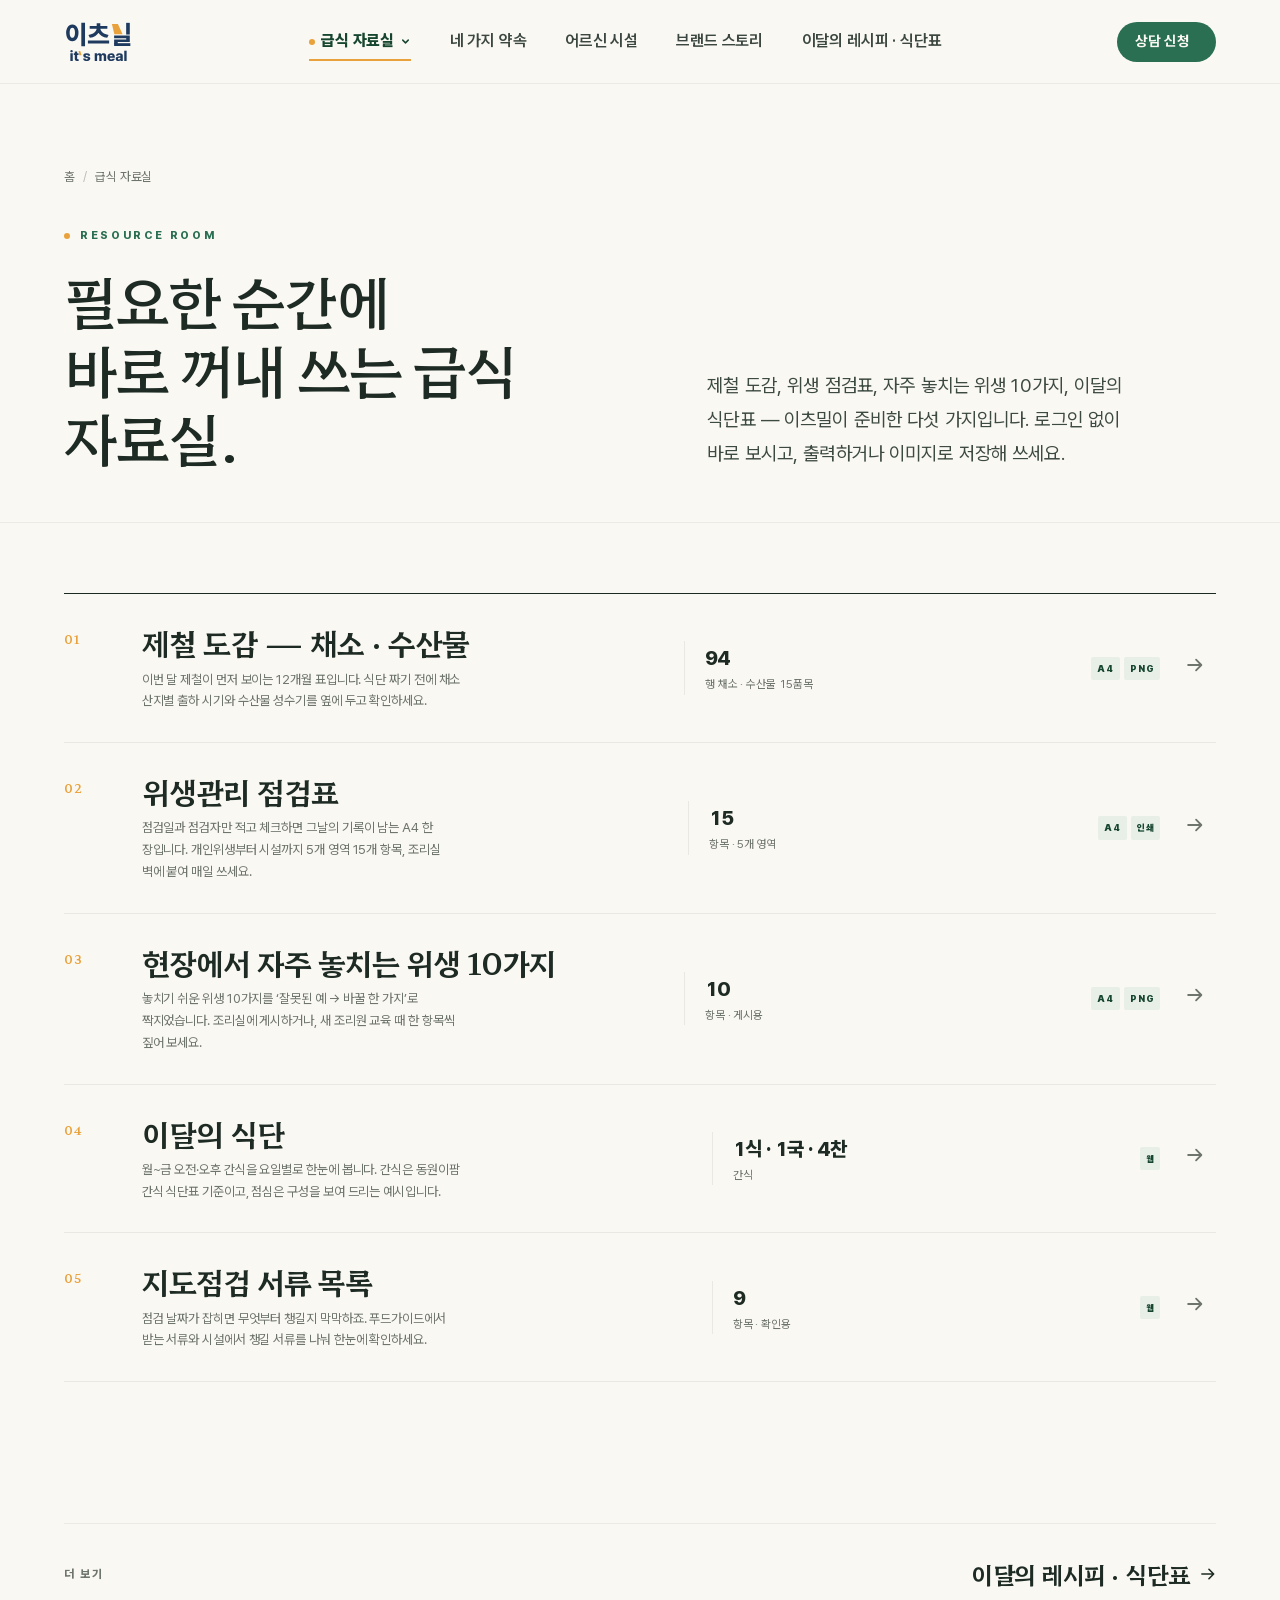
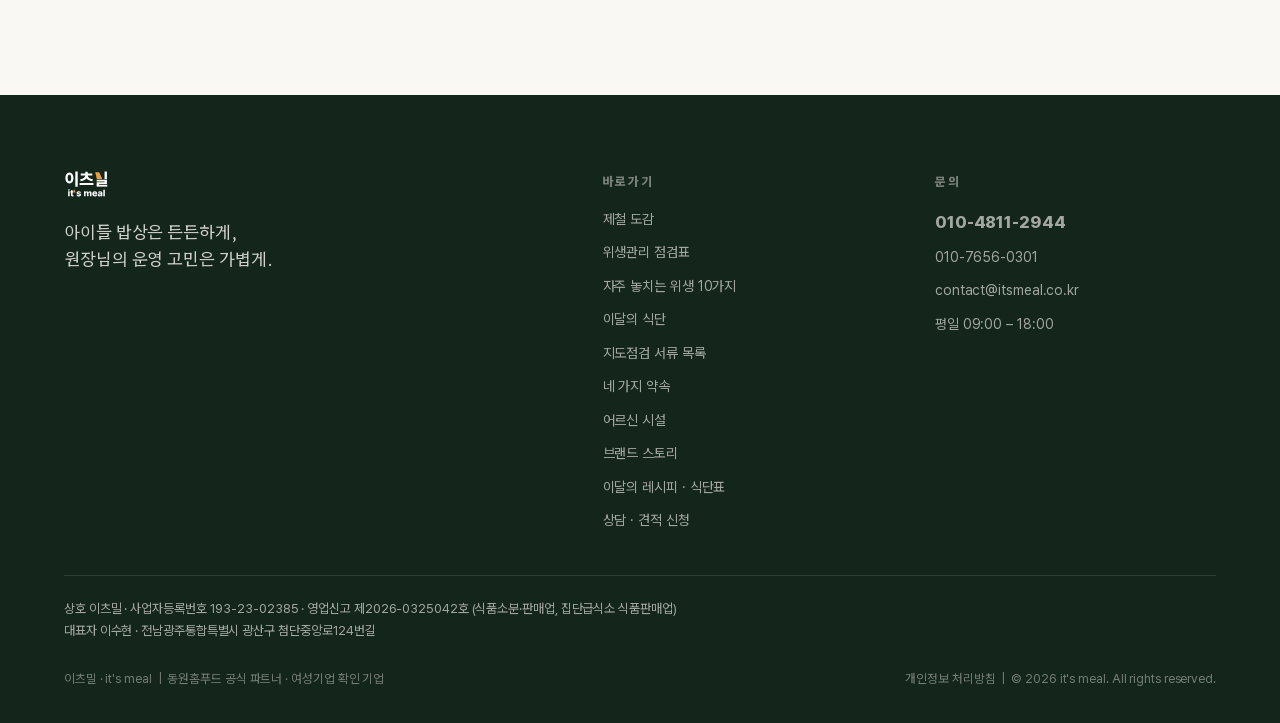
<file: resources.html>
<!DOCTYPE html>
<html lang="ko" data-nav-dark="false">
<head>
<meta charset="utf-8">
<meta name="viewport" content="width=device-width, initial-scale=1">
<title>급식 자료실 — 제철 도감·위생 점검표·위생 팁 — 이츠밀</title>
<meta name="description" content="원장님의 운영을 돕는 이츠밀 급식 자료실. 제철 도감, 위생관리 점검표, 자주 놓치는 위생 10가지, 이달의 식단, 지도점검 서류 목록을 바로 보고 활용하세요.">
<link rel="icon" href="/favicon.svg" type="image/svg+xml">
<link rel="canonical" href="https://itsmeal.co.kr/resources">
<meta property="og:type" content="website">
<meta property="og:locale" content="ko_KR">
<meta property="og:site_name" content="이츠밀">
<meta property="og:title" content="급식 자료실 — 로그인 없이 바로 출력해서 쓰세요">
<meta property="og:description" content="제철 도감 · 위생관리 점검표 · 위생 10가지 · 이달의 식단표. 어린이집·유치원·돌봄센터에서 바로 출력해 쓰는 A4 서식.">
<meta property="og:url" content="https://itsmeal.co.kr/resources">
<meta property="og:image" content="https://itsmeal.co.kr/og-resources-v2.png">
<meta property="og:image:width" content="1200">
<meta property="og:image:height" content="630">
<meta property="og:image:type" content="image/png">
<meta property="og:image:alt" content="로그인 없이 바로 출력해서 쓰는 급식 자료실 — 제철 도감, 위생 점검표, 이달의 식단표">
<meta name="twitter:card" content="summary_large_image">
<meta name="twitter:image" content="https://itsmeal.co.kr/og-resources-v2.png">
<script type="application/ld+json">
{
  "@context": "https://schema.org",
  "@graph": [
    {
      "@type": "CollectionPage",
      "@id": "https://itsmeal.co.kr/resources#page",
      "url": "https://itsmeal.co.kr/resources",
      "name": "급식 자료실",
      "inLanguage": "ko-KR",
      "isPartOf": {
        "@id": "https://itsmeal.co.kr/#site"
      },
      "publisher": {
        "@id": "https://itsmeal.co.kr/#org"
      },
      "hasPart": [
        {
          "@type": "WebPage",
          "name": "제철 도감",
          "url": "https://itsmeal.co.kr/resource-season"
        },
        {
          "@type": "WebPage",
          "name": "급식 위생관리 점검표",
          "url": "https://itsmeal.co.kr/resource-hygiene-check"
        },
        {
          "@type": "WebPage",
          "name": "급식 현장에서 자주 놓치는 위생 10가지",
          "url": "https://itsmeal.co.kr/resource-hygiene-tips"
        },
        {
          "@type": "WebPage",
          "name": "이달의 식단",
          "url": "https://itsmeal.co.kr/menu"
        },
        {
          "@type": "WebPage",
          "name": "지도점검 서류 목록",
          "url": "https://itsmeal.co.kr/resource-inspection"
        }
      ]
    },
    {
      "@type": "BreadcrumbList",
      "itemListElement": [
        {
          "@type": "ListItem",
          "position": 1,
          "name": "홈",
          "item": "https://itsmeal.co.kr/"
        },
        {
          "@type": "ListItem",
          "position": 2,
          "name": "급식 자료실",
          "item": "https://itsmeal.co.kr/resources"
        }
      ]
    }
  ]
}
</script>
<link rel="stylesheet" href="assets/css/eatsmil.css?v=6ac4d17e">
<link rel="stylesheet" href="assets/css/home.css?v=a015efe0">
<link rel="stylesheet" href="assets/css/cine.css?v=6cdbda81">
<link rel="stylesheet" href="assets/css/sub.css?v=0b7fb41f">
<link rel="stylesheet" href="assets/css/v3.css?v=66a0f129">
<link rel="stylesheet" href="assets/css/resource.css?v=9a5ef493">
</head>
<body data-page="resources">
<!--gen:nav-->
<header class="nav" id="siteNav">
  <div class="nav__in">
    <a class="nav__logo" href="/" aria-label="이츠밀 홈">
      <img class="logo-navy" src="/assets/logos/mil2-navy.svg" alt="이츠밀">
      <img class="logo-white" src="/assets/logos/mil2-white.svg" alt="" aria-hidden="true">
    </a>
    <nav class="nav__menu"><div class="nav__dd"><a href="/resources" class="nav__ddT is-active">급식 자료실<svg class="nav__chev" viewBox="0 0 12 12" fill="none" stroke="currentColor" stroke-width="1.6" stroke-linecap="round" stroke-linejoin="round"><path d="m3 4.5 3 3 3-3"/></svg></a><div class="nav__ddM"><a href="/resource-season"><b>제철 도감</b><span>식단 짜기 전, 이번 달 제철 확인</span></a><a href="/resource-hygiene-check"><b>위생관리 점검표</b><span>출력해서 매일 체크하는 A4 한 장</span></a><a href="/resource-hygiene-tips"><b>자주 놓치는 위생 10가지</b><span>조리실 게시 · 신규 조리원 교육용</span></a><a href="/menu"><b>이달의 식단</b><span>월~금 간식 식단표와 구성 예시</span></a><a href="/resource-inspection"><b>지도점검 서류 목록</b><span>점검 전에 챙길 급식 서류 확인</span></a></div></div><a href="/promise" class="">네 가지 약속</a><a href="/care" class="">어르신 시설</a><a href="/story" class="">브랜드 스토리</a><a href="/archive" class="">이달의 레시피 · 식단표</a></nav>
    <a class="nav__cta" href="/#contact">상담 신청 <svg viewBox="0 0 17 17" fill="none" stroke="currentColor" stroke-width="1.7" stroke-linecap="round" stroke-linejoin="round"><path d="M2 8.5h12M9.5 3.5 14.5 8.5 9.5 13.5"/></svg></a>
    <button class="nav__burger" aria-label="메뉴 열기" aria-expanded="false"><span></span></button>
  </div>
</header>
<div class="navSheet"><span class="navSheet__h">급식 자료실</span><a class="navSheet__c" href="/resource-season">제철 도감</a><a class="navSheet__c" href="/resource-hygiene-check">위생관리 점검표</a><a class="navSheet__c" href="/resource-hygiene-tips">자주 놓치는 위생 10가지</a><a class="navSheet__c" href="/menu">이달의 식단</a><a class="navSheet__c" href="/resource-inspection">지도점검 서류 목록</a><a href="/promise">네 가지 약속</a><a href="/care">어르신 시설</a><a href="/story">브랜드 스토리</a><a href="/archive">이달의 레시피 · 식단표</a><a href="/#contact">상담 신청</a></div>
<nav class="mbar" id="mbar" aria-label="빠른 메뉴">
  <a href="/"><svg viewBox="0 0 24 24" fill="none" stroke="currentColor" stroke-width="1.7" stroke-linecap="round" stroke-linejoin="round"><path d="M3 11.5 12 4l9 7.5V20a1 1 0 0 1-1 1h-5v-6H9v6H4a1 1 0 0 1-1-1z"/></svg><span>홈</span></a>
  <a href="/resources"><svg viewBox="0 0 24 24" fill="none" stroke="currentColor" stroke-width="1.7" stroke-linecap="round" stroke-linejoin="round"><path d="M6 3h9l4 4v14H6z"/><path d="M14 3v5h5M9 13h6M9 17h6"/></svg><span>급식 자료실</span></a>
  <a href="tel:01048112944"><svg viewBox="0 0 24 24" fill="none" stroke="currentColor" stroke-width="1.7" stroke-linecap="round" stroke-linejoin="round"><path d="M22 16.9v3a2 2 0 0 1-2.2 2 19.8 19.8 0 0 1-8.6-3.1 19.5 19.5 0 0 1-6-6A19.8 19.8 0 0 1 2.1 4.2 2 2 0 0 1 4.1 2h3a2 2 0 0 1 2 1.7c.1.9.4 1.8.7 2.7a2 2 0 0 1-.5 2.1L8 9.8a16 16 0 0 0 6 6l1.3-1.3a2 2 0 0 1 2.1-.4c.9.3 1.8.6 2.7.7a2 2 0 0 1 1.7 2z"/></svg><span>전화</span></a>
  <a class="mbar__cta" href="/#contact"><svg viewBox="0 0 24 24" fill="none" stroke="currentColor" stroke-width="1.7" stroke-linecap="round" stroke-linejoin="round"><path d="M4 5h16v11H8l-4 4z"/></svg><span>상담 신청</span></a>
</nav>
<!--/gen:nav-->

<section class="pageTop">
  <div class="wrap">
    <nav class="crumb"><a href="/">홈</a><span>/</span><span style="opacity:1">급식 자료실</span></nav>
    <div class="pageTop__in">
      <div>
        <span class="lab" data-reveal>Resource Room</span>
        <h1 data-reveal style="--d:70ms">필요한 순간에<br>바로 꺼내 쓰는 급식 자료실.</h1>
      </div>
      <div class="pageTop__meta" data-reveal style="--d:140ms">
        <p class="lede" style="max-width:36ch">
          제철 도감, 위생 점검표, 자주 놓치는 위생 10가지, 이달의 식단표 — 이츠밀이 준비한 다섯 가지입니다.
          로그인 없이 바로 보시고, 출력하거나 이미지로 저장해 쓰세요.
        </p>
      </div>
    </div>
  </div>
</section>

<!-- ═══ 현장 자료 ═══════════════════════════════════════════════ -->
<section class="sec sec--tight" id="field">
  <div class="wrap">
        <div class="idx">
      <a class="idx__row" href="/resource-season" data-reveal>
        <span class="idx__n">01</span>
        <div>
          <div class="idx__t">제철 도감 — 채소 · 수산물</div>
          <p class="idx__s">이번 달 제철이 먼저 보이는 12개월 표입니다. 식단 짜기 전에 채소 산지별 출하 시기와 수산물 성수기를 옆에 두고 확인하세요.</p>
        </div>
        <div class="idx__fig"><b>94</b>행 채소 · 수산물 15품목</div>
        <div class="idx__fmt"><span>A4</span><span>PNG</span></div>
        <span class="idx__go"><svg viewBox="0 0 17 17" fill="none" stroke="currentColor" stroke-width="1.7" stroke-linecap="round" stroke-linejoin="round"><path d="M2 8.5h12M9.5 3.5 14.5 8.5 9.5 13.5"/></svg></span>
      </a>

      <a class="idx__row" href="/resource-hygiene-check" data-reveal>
        <span class="idx__n">02</span>
        <div>
          <div class="idx__t">위생관리 점검표</div>
          <p class="idx__s">점검일과 점검자만 적고 체크하면 그날의 기록이 남는 A4 한 장입니다. 개인위생부터 시설까지 5개 영역 15개 항목, 조리실 벽에 붙여 매일 쓰세요.</p>
        </div>
        <div class="idx__fig"><b>15</b>항목 · 5개 영역</div>
        <div class="idx__fmt"><span>A4</span><span>인쇄</span></div>
        <span class="idx__go"><svg viewBox="0 0 17 17" fill="none" stroke="currentColor" stroke-width="1.7" stroke-linecap="round" stroke-linejoin="round"><path d="M2 8.5h12M9.5 3.5 14.5 8.5 9.5 13.5"/></svg></span>
      </a>

      <a class="idx__row" href="/resource-hygiene-tips" data-reveal>
        <span class="idx__n">03</span>
        <div>
          <div class="idx__t">현장에서 자주 놓치는 위생 10가지</div>
          <p class="idx__s">놓치기 쉬운 위생 10가지를 ‘잘못된 예 → 바꿀 한 가지’로 짝지었습니다. 조리실에 게시하거나, 새 조리원 교육 때 한 항목씩 짚어 보세요.</p>
        </div>
        <div class="idx__fig"><b>10</b>항목 · 게시용</div>
        <div class="idx__fmt"><span>A4</span><span>PNG</span></div>
        <span class="idx__go"><svg viewBox="0 0 17 17" fill="none" stroke="currentColor" stroke-width="1.7" stroke-linecap="round" stroke-linejoin="round"><path d="M2 8.5h12M9.5 3.5 14.5 8.5 9.5 13.5"/></svg></span>
      </a>


      <a class="idx__row" href="/menu" data-reveal>
        <span class="idx__n">04</span>
        <div>
          <div class="idx__t">이달의 식단</div>
          <p class="idx__s">월~금 오전·오후 간식을 요일별로 한눈에 봅니다. 간식은 동원이팜 간식 식단표 기준이고, 점심은 구성을 보여 드리는 예시입니다.</p>
        </div>
        <div class="idx__fig"><b>1식 · 1국 · 4찬</b>간식</div>
        <div class="idx__fmt"><span>웹</span></div>
        <span class="idx__go"><svg viewBox="0 0 17 17" fill="none" stroke="currentColor" stroke-width="1.7" stroke-linecap="round" stroke-linejoin="round"><path d="M2 8.5h12M9.5 3.5 14.5 8.5 9.5 13.5"/></svg></span>
      </a>

      <a class="idx__row" href="/resource-inspection" data-reveal>
        <span class="idx__n">05</span>
        <div>
          <div class="idx__t">지도점검 서류 목록</div>
          <p class="idx__s">점검 날짜가 잡히면 무엇부터 챙길지 막막하죠. 푸드가이드에서 받는 서류와 시설에서 챙길 서류를 나눠 한눈에 확인하세요.</p>
        </div>
        <div class="idx__fig"><b>9</b>항목 · 확인용</div>
        <div class="idx__fmt"><span>웹</span></div>
        <span class="idx__go"><svg viewBox="0 0 17 17" fill="none" stroke="currentColor" stroke-width="1.7" stroke-linecap="round" stroke-linejoin="round"><path d="M2 8.5h12M9.5 3.5 14.5 8.5 9.5 13.5"/></svg></span>
      </a>
    </div>
  </div>
</section>

<section class="sec sec--tight">
  <div class="wrap">
    <div class="nextNav">
      <span class="nextNav__k">더 보기</span>
      <a class="nextNav__a" href="/archive"><span class="nextNav__t">이달의 레시피 · 식단표 <svg viewBox="0 0 17 17" fill="none" stroke="currentColor" stroke-width="1.7" stroke-linecap="round" stroke-linejoin="round"><path d="M2 8.5h12M9.5 3.5 14.5 8.5 9.5 13.5"/></svg></span></a>
    </div>
  </div>
</section>

<!--gen:foot-->
<footer class="foot">
  <div class="wrap">
    <div class="foot__top">
      <div>
        <img class="foot__logo" src="/assets/logos/mil2-white.svg" alt="이츠밀">
        <p class="foot__tag">아이들 밥상은 든든하게,<br>원장님의 운영 고민은 가볍게.</p>
      </div>
      <div>
        <h5>바로가기</h5>
        <ul>
          <li><a href="/resource-season">제철 도감</a></li>
          <li><a href="/resource-hygiene-check">위생관리 점검표</a></li>
          <li><a href="/resource-hygiene-tips">자주 놓치는 위생 10가지</a></li>
          <li><a href="/menu">이달의 식단</a></li>
          <li><a href="/resource-inspection">지도점검 서류 목록</a></li>
          <li><a href="/promise">네 가지 약속</a></li>
          <li><a href="/care">어르신 시설</a></li>
          <li><a href="/story">브랜드 스토리</a></li>
          <li><a href="/archive">이달의 레시피 · 식단표</a></li>
          <li><a href="/#contact">상담 · 견적 신청</a></li>
        </ul>
      </div>
      <div>
        <h5>문의</h5>
        <ul>
          <li><a class="foot__tel" href="tel:01048112944">010-4811-2944</a></li>
          <li><a href="tel:01076560301">010-7656-0301</a></li>
          <li><!--email_off--><a href="mailto:contact@itsmeal.co.kr">contact@itsmeal.co.kr</a><!--/email_off--></li>
          <li>평일 09:00 – 18:00</li>
        </ul>
      </div>
    </div>
    <p class="foot__biz">상호 이츠밀 · 사업자등록번호 193-23-02385 · 영업신고 제2026-0325042호 (식품소분·판매업, 집단급식소 식품판매업)<br>대표자 이수현 · 전남광주통합특별시 광산구 첨단중앙로124번길</p>
    <div class="foot__bar">
      <span>이츠밀 · it's meal &nbsp;|&nbsp; 동원홈푸드 공식 파트너 · 여성기업 확인 기업</span>
      <span><a href="/privacy">개인정보 처리방침</a> &nbsp;|&nbsp; © 2026 it's meal. All rights reserved.</span>
    </div>
  </div>
</footer>
<!--/gen:foot-->
<script src="vendor/lenis.min.js"></script>
<script src="vendor/gsap.min.js"></script>
<script src="vendor/ScrollTrigger.min.js"></script>
<script src="assets/js/eatsmil.js?v=1e5561b2"></script>
<script src="assets/js/ga.js?v=5f8dd51f"></script>
</body>
</html>
</file>
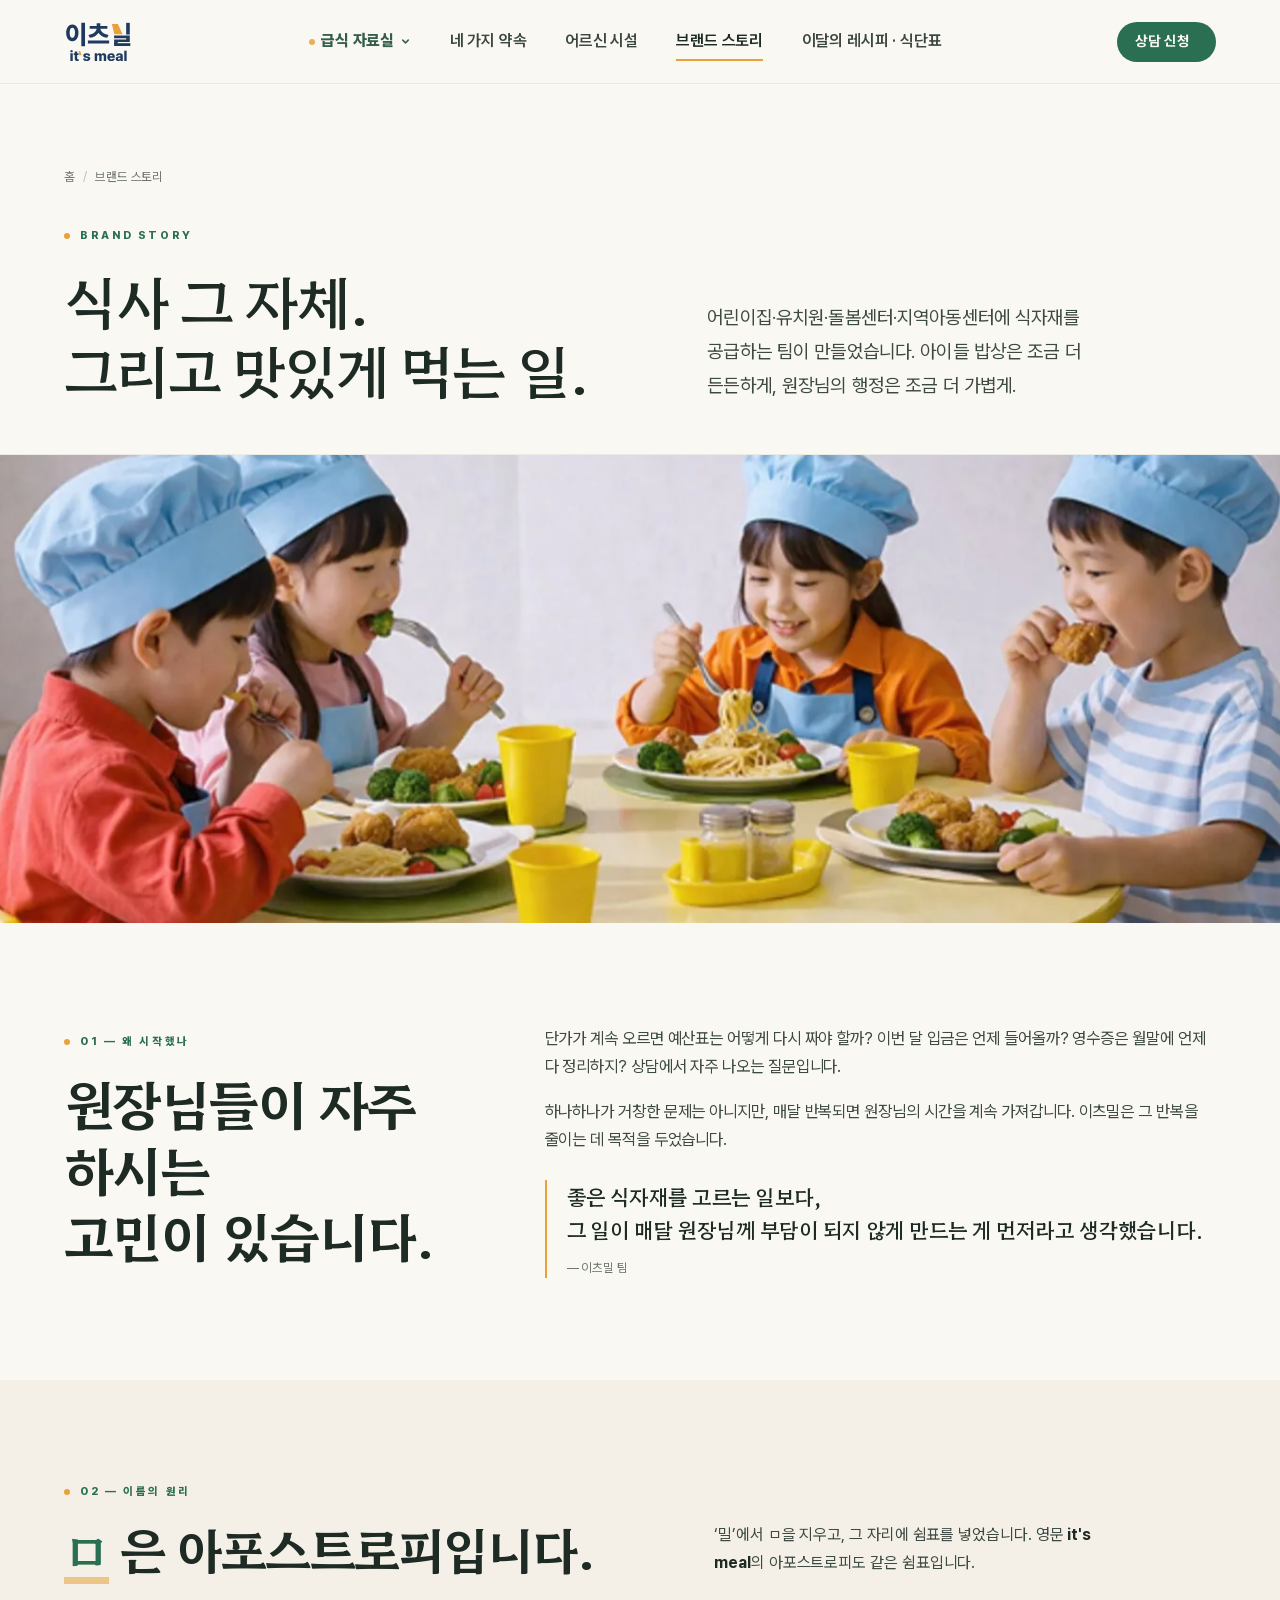
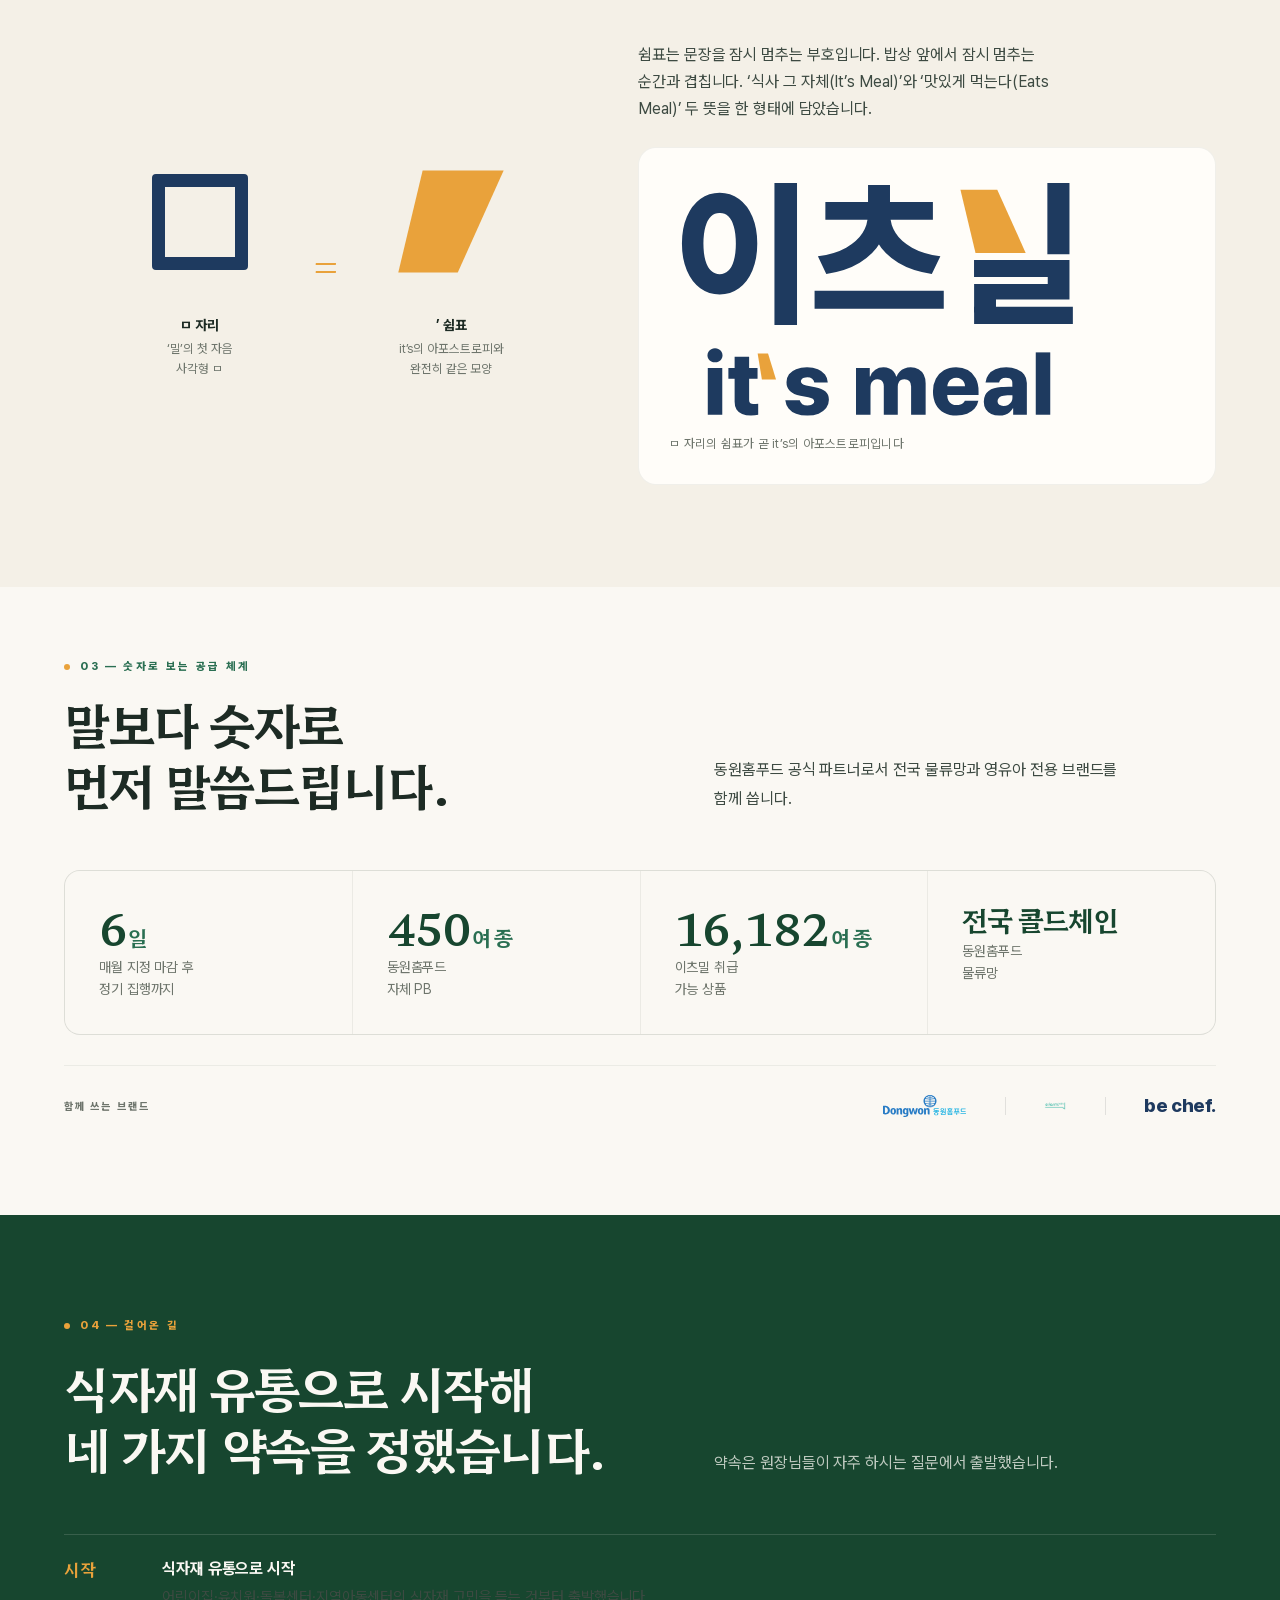
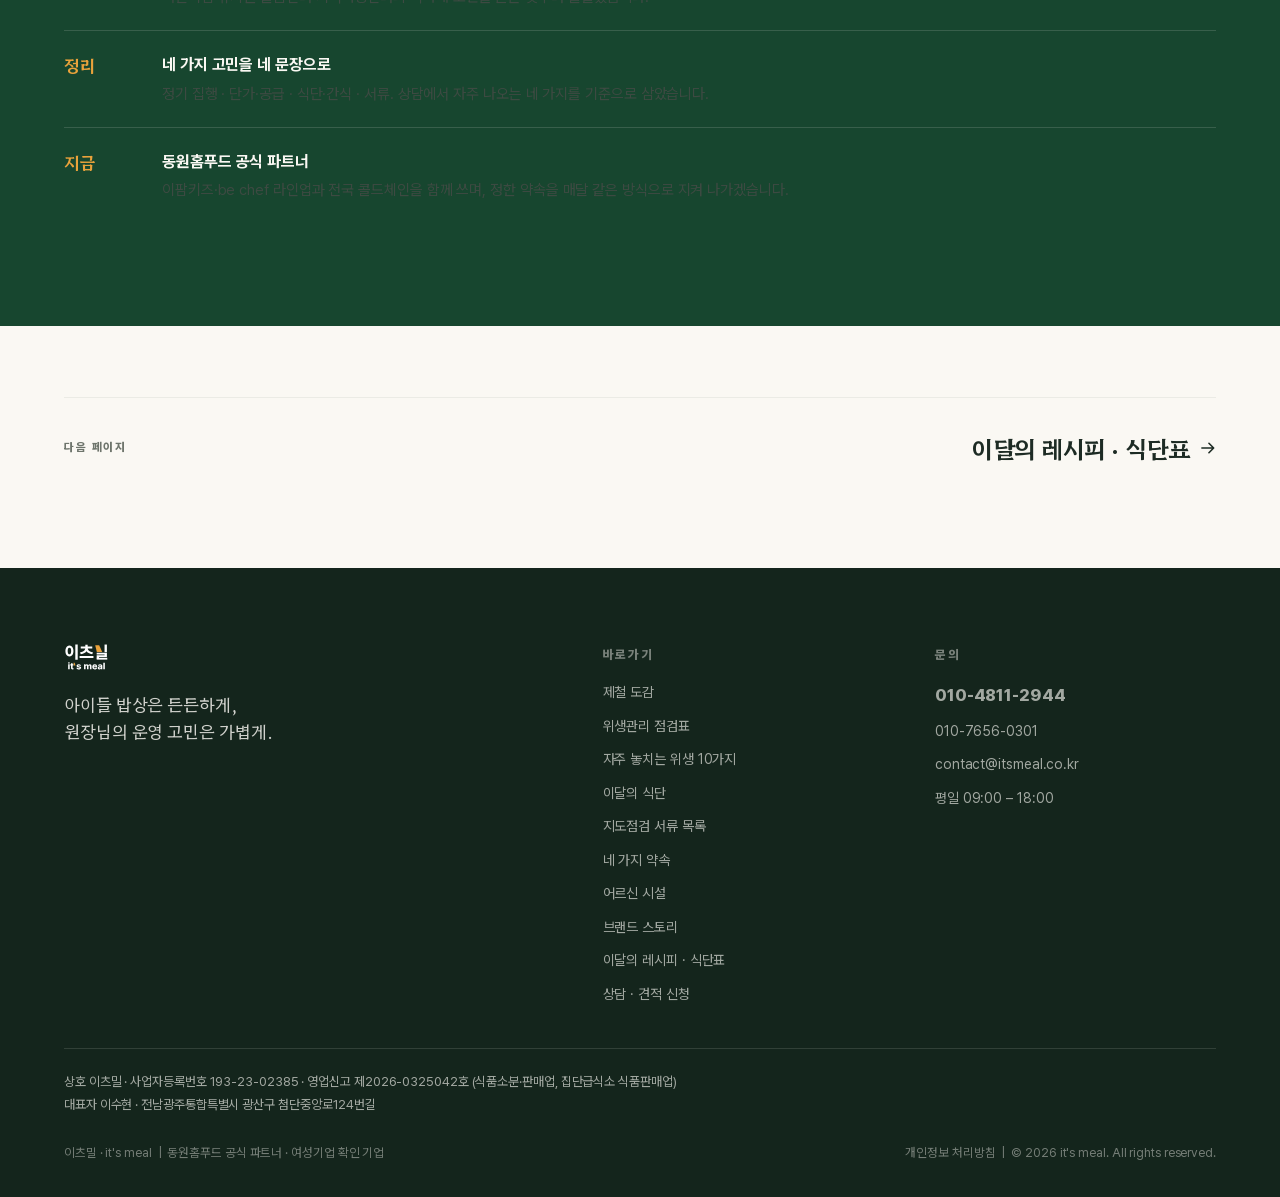
<file: story.html>
<!DOCTYPE html>
<html lang="ko" data-nav-dark="false">
<head>
<meta charset="utf-8">
<meta name="viewport" content="width=device-width, initial-scale=1">
<title>브랜드 스토리 — 이츠밀</title>
<meta name="description" content="이츠밀은 왜 시작했고, 이름은 무엇을 담고 있는지. ㅁ 자리에 들어간 쉼표와 아이 밥상의 온기에 대한 이야기.">
<link rel="icon" href="/favicon.svg" type="image/svg+xml">
<link rel="canonical" href="https://itsmeal.co.kr/story">
<meta property="og:type" content="website">
<meta property="og:locale" content="ko_KR">
<meta property="og:site_name" content="이츠밀">
<meta property="og:title" content="브랜드 스토리 — 이츠밀">
<meta property="og:description" content="이츠밀은 왜 시작했고, 이름은 무엇을 담고 있는지. ㅁ 자리에 들어간 쉼표와 아이 밥상의 온기에 대한 이야기.">
<meta property="og:url" content="https://itsmeal.co.kr/story">
<meta property="og:image" content="https://itsmeal.co.kr/og-home-v3.png">
<meta name="twitter:card" content="summary_large_image">
<link rel="stylesheet" href="assets/css/eatsmil.css?v=6ac4d17e">
<link rel="stylesheet" href="assets/css/home.css?v=a015efe0">
<link rel="stylesheet" href="assets/css/cine.css?v=6cdbda81">
<link rel="stylesheet" href="assets/css/sub.css?v=0b7fb41f">
<link rel="stylesheet" href="assets/css/v3.css?v=66a0f129">
</head>
<body data-page="story">
<!--gen:nav-->
<header class="nav" id="siteNav">
  <div class="nav__in">
    <a class="nav__logo" href="/" aria-label="이츠밀 홈">
      <img class="logo-navy" src="/assets/logos/mil2-navy.svg" alt="이츠밀">
      <img class="logo-white" src="/assets/logos/mil2-white.svg" alt="" aria-hidden="true">
    </a>
    <nav class="nav__menu"><div class="nav__dd"><a href="/resources" class="nav__ddT">급식 자료실<svg class="nav__chev" viewBox="0 0 12 12" fill="none" stroke="currentColor" stroke-width="1.6" stroke-linecap="round" stroke-linejoin="round"><path d="m3 4.5 3 3 3-3"/></svg></a><div class="nav__ddM"><a href="/resource-season"><b>제철 도감</b><span>식단 짜기 전, 이번 달 제철 확인</span></a><a href="/resource-hygiene-check"><b>위생관리 점검표</b><span>출력해서 매일 체크하는 A4 한 장</span></a><a href="/resource-hygiene-tips"><b>자주 놓치는 위생 10가지</b><span>조리실 게시 · 신규 조리원 교육용</span></a><a href="/menu"><b>이달의 식단</b><span>월~금 간식 식단표와 구성 예시</span></a><a href="/resource-inspection"><b>지도점검 서류 목록</b><span>점검 전에 챙길 급식 서류 확인</span></a></div></div><a href="/promise" class="">네 가지 약속</a><a href="/care" class="">어르신 시설</a><a href="/story" class="is-active">브랜드 스토리</a><a href="/archive" class="">이달의 레시피 · 식단표</a></nav>
    <a class="nav__cta" href="/#contact">상담 신청 <svg viewBox="0 0 17 17" fill="none" stroke="currentColor" stroke-width="1.7" stroke-linecap="round" stroke-linejoin="round"><path d="M2 8.5h12M9.5 3.5 14.5 8.5 9.5 13.5"/></svg></a>
    <button class="nav__burger" aria-label="메뉴 열기" aria-expanded="false"><span></span></button>
  </div>
</header>
<div class="navSheet"><span class="navSheet__h">급식 자료실</span><a class="navSheet__c" href="/resource-season">제철 도감</a><a class="navSheet__c" href="/resource-hygiene-check">위생관리 점검표</a><a class="navSheet__c" href="/resource-hygiene-tips">자주 놓치는 위생 10가지</a><a class="navSheet__c" href="/menu">이달의 식단</a><a class="navSheet__c" href="/resource-inspection">지도점검 서류 목록</a><a href="/promise">네 가지 약속</a><a href="/care">어르신 시설</a><a href="/story">브랜드 스토리</a><a href="/archive">이달의 레시피 · 식단표</a><a href="/#contact">상담 신청</a></div>
<nav class="mbar" id="mbar" aria-label="빠른 메뉴">
  <a href="/"><svg viewBox="0 0 24 24" fill="none" stroke="currentColor" stroke-width="1.7" stroke-linecap="round" stroke-linejoin="round"><path d="M3 11.5 12 4l9 7.5V20a1 1 0 0 1-1 1h-5v-6H9v6H4a1 1 0 0 1-1-1z"/></svg><span>홈</span></a>
  <a href="/resources"><svg viewBox="0 0 24 24" fill="none" stroke="currentColor" stroke-width="1.7" stroke-linecap="round" stroke-linejoin="round"><path d="M6 3h9l4 4v14H6z"/><path d="M14 3v5h5M9 13h6M9 17h6"/></svg><span>급식 자료실</span></a>
  <a href="tel:01048112944"><svg viewBox="0 0 24 24" fill="none" stroke="currentColor" stroke-width="1.7" stroke-linecap="round" stroke-linejoin="round"><path d="M22 16.9v3a2 2 0 0 1-2.2 2 19.8 19.8 0 0 1-8.6-3.1 19.5 19.5 0 0 1-6-6A19.8 19.8 0 0 1 2.1 4.2 2 2 0 0 1 4.1 2h3a2 2 0 0 1 2 1.7c.1.9.4 1.8.7 2.7a2 2 0 0 1-.5 2.1L8 9.8a16 16 0 0 0 6 6l1.3-1.3a2 2 0 0 1 2.1-.4c.9.3 1.8.6 2.7.7a2 2 0 0 1 1.7 2z"/></svg><span>전화</span></a>
  <a class="mbar__cta" href="/#contact"><svg viewBox="0 0 24 24" fill="none" stroke="currentColor" stroke-width="1.7" stroke-linecap="round" stroke-linejoin="round"><path d="M4 5h16v11H8l-4 4z"/></svg><span>상담 신청</span></a>
</nav>
<!--/gen:nav-->

<section class="pageTop">
  <div class="wrap">
    <nav class="crumb"><a href="/">홈</a><span>/</span><span style="opacity:1">브랜드 스토리</span></nav>
    <div class="pageTop__in">
      <div>
        <span class="lab" data-reveal>Brand Story</span>
        <h1 data-reveal style="--d:70ms">식사 그 자체.<br>그리고 맛있게 먹는 일.</h1>
      </div>
      <div class="pageTop__meta" data-reveal style="--d:140ms">
        <p class="lede" style="max-width:36ch">
          어린이집·유치원·돌봄센터·지역아동센터에 식자재를 공급하는 팀이 만들었습니다.
          아이들 밥상은 조금 더 든든하게, 원장님의 행정은 조금 더 가볍게.
        </p>
      </div>
    </div>
  </div>
</section>

<!-- 풀블리드 사진 -->
<section class="band" style="height:clamp(300px,52vh,500px)">
  <img src="assets/web/kidsmeal.webp" alt="식사하는 아이들" data-parallax="0.05" loading="lazy" decoding="async">
</section>

<!-- ═══ 시작 ═════════════════════════════════════════════════════ -->
<section class="sec">
  <div class="wrap mix2" style="align-items:start">
    <div data-reveal>
      <span class="lab">01 — 왜 시작했나</span>
      <h2 class="h2" style="margin-top:16px">원장님들이 자주 하시는<br>고민이 있습니다.</h2>
    </div>
    <div data-reveal style="--d:100ms;display:grid;gap:18px">
      <p class="body" style="font-size:16.5px">
        단가가 계속 오르면 예산표는 어떻게 다시 짜야 할까? 이번 달 입금은 언제 들어올까?
        영수증은 월말에 언제 다 정리하지? 상담에서 자주 나오는 질문입니다.
      </p>
      <p class="body" style="font-size:16.5px">
        하나하나가 거창한 문제는 아니지만, 매달 반복되면 원장님의 시간을 계속 가져갑니다.
        이츠밀은 그 반복을 줄이는 데 목적을 두었습니다.
      </p>
      <blockquote style="margin:8px 0 0;padding-left:20px;border-left:2px solid var(--amber)">
        <p style="font-family:var(--serif);font-size:clamp(17px,1.7vw,21px);font-weight:500;line-height:1.6;letter-spacing:-.025em;color:var(--ink)">
          좋은 식자재를 고르는 일보다,<br>그 일이 매달 원장님께 부담이 되지 않게 만드는 게 먼저라고 생각했습니다.
        </p>
        <footer style="margin-top:10px;font-size:12.5px;color:var(--muted)">— 이츠밀 팀</footer>
      </blockquote>
    </div>
  </div>
</section>

<!-- ═══ 이름의 원리 ═══════════════════════════════════════════════ -->
<section class="sec sec--warm">
  <div class="sec__in wrap" style="display:grid;gap:0">
    <div class="secHead">
      <div class="secHead__t">
        <span class="lab" data-reveal>02 — 이름의 원리</span>
        <h2 data-reveal style="--d:70ms"><mark class="comma">ㅁ</mark> 은 아포스트로피입니다.</h2>
      </div>
      <p class="secHead__a" data-reveal style="--d:140ms">
        ‘밀’에서 ㅁ을 지우고, 그 자리에 쉼표를 넣었습니다.
        영문 <b>it's meal</b>의 아포스트로피도 같은 쉼표입니다.
      </p>
    </div>

    <div class="principle" style="margin-top:8px">
      <div data-reveal>
        <div class="eq">
          <div class="eq__cell">
            <div class="eq__art" style="display:grid;place-items:center"><span class="eq__box">ㅁ</span></div>
            <div class="eq__cap"><b>ㅁ 자리</b>‘밀’의 첫 자음<br>사각형 ㅁ</div>
          </div>
          <div class="principle__sign">=</div>
          <div class="eq__cell">
            <div class="eq__art"><img src="assets/logos/mil-comma.svg" alt="쉼표"></div>
            <div class="eq__cap"><b>’ 쉼표</b>it’s의 아포스트로피와<br>완전히 같은 모양</div>
          </div>
        </div>
      </div>
      <div data-reveal style="--d:100ms">
        <p class="body" style="font-size:16px;max-width:44ch">
          쉼표는 문장을 잠시 멈추는 부호입니다. 밥상 앞에서 잠시 멈추는 순간과 겹칩니다.
          ‘식사 그 자체(It’s Meal)’와 ‘맛있게 먹는다(Eats Meal)’ 두 뜻을 한 형태에 담았습니다.
        </p>
        <div class="lockup" style="margin-top:24px">
          <img src="assets/logos/mil2-navy.svg" alt="이츠밀 it's meal 워드마크">
          <span class="lockup__cap">ㅁ 자리의 쉼표가 곧 it’s의 아포스트로피입니다</span>
        </div>
      </div>
    </div>
  </div>
</section>

<!-- ═══ 함께 쓰는 브랜드 ═════════════════════════════════════════ -->
<section class="sec sec--tight">
  <div class="wrap">
    <div class="secHead">
      <div class="secHead__t">
        <span class="lab" data-reveal>03 — 숫자로 보는 공급 체계</span>
        <h2 data-reveal style="--d:70ms">말보다 숫자로 먼저 말씀드립니다.</h2>
      </div>
      <p class="secHead__a" data-reveal style="--d:140ms">
        동원홈푸드 공식 파트너로서 전국 물류망과 영유아 전용 브랜드를 함께 씁니다.
      </p>
    </div>

    <div class="stats" data-reveal>
      <div class="stat"><div class="stat__v"><span data-count="7">7</span><em>일</em></div><div class="stat__k">매월 지정 마감 후<br>정기 집행까지</div></div>
      <div class="stat"><div class="stat__v"><span data-count="500">500</span><em>여 종</em></div><div class="stat__k">동원홈푸드<br>자체 PB</div></div>
      <div class="stat"><div class="stat__v"><span data-count="18000">18,000</span><em>여 종</em></div><div class="stat__k">이츠밀 취급<br>가능 상품</div></div>
      <div class="stat"><div class="stat__v" style="font-size:clamp(20px,2.2vw,28px)">전국 콜드체인</div><div class="stat__k">동원홈푸드<br>물류망</div></div>
    </div>

    <div class="trustBar__in" style="margin-top:30px;padding-top:24px;border-top:1px solid var(--line-soft)">
      <span class="trustBar__lab">함께 쓰는 브랜드</span>
      <div class="trustBar__logos">
        <img src="assets/logos/dongwon-homefood-blue.svg" alt="동원홈푸드">
        <span class="sp"></span>
        <img src="assets/logos/efarm-kids.png" alt="이팜키즈">
        <span class="sp"></span>
        <span class="trustBar__txt">be chef.</span>
      </div>
    </div>
  </div>
</section>

<!-- ═══ 걸어온 길 ═════════════════════════════════════════════════ -->
<section class="sec section--deep">
  <div class="wrap">
    <div class="secHead secHead--light">
      <div class="secHead__t">
        <span class="lab lab--light" data-reveal>04 — 걸어온 길</span>
        <h2 data-reveal style="--d:70ms;margin-top:4px">식자재 유통으로 시작해<br>네 가지 약속을 정했습니다.</h2>
      </div>
      <p class="secHead__a" data-reveal style="--d:140ms">
        약속은 원장님들이 자주 하시는 질문에서 출발했습니다.
      </p>
    </div>

    <div class="tl" style="margin-top:clamp(20px,3vw,36px)">
      <div class="tl__row" style="border-color:rgba(250,248,243,.14);color:rgba(250,248,243,.7)">
        <span class="tl__y" style="color:var(--amber)">시작</span>
        <div class="tl__t"><b style="color:var(--ivory);font-size:16px">식자재 유통으로 시작</b>어린이집·유치원·돌봄센터·지역아동센터의 식자재 고민을 듣는 것부터 출발했습니다.</div>
      </div>
      <div class="tl__row" style="border-color:rgba(250,248,243,.14);color:rgba(250,248,243,.7)">
        <span class="tl__y" style="color:var(--amber)">정리</span>
        <div class="tl__t"><b style="color:var(--ivory);font-size:16px">네 가지 고민을 네 문장으로</b>정기 집행 · 단가·공급 · 식단·간식 · 서류. 상담에서 자주 나오는 네 가지를 기준으로 삼았습니다.</div>
      </div>
      <div class="tl__row" style="border-color:rgba(250,248,243,.14);color:rgba(250,248,243,.7)">
        <span class="tl__y" style="color:var(--amber)">지금</span>
        <div class="tl__t"><b style="color:var(--ivory);font-size:16px">동원홈푸드 공식 파트너</b>이팜키즈·be chef 라인업과 전국 콜드체인을 함께 쓰며, 정한 약속을 매달 같은 방식으로 지켜 나가겠습니다.</div>
      </div>
    </div>
  </div>
</section>

<section class="sec sec--tight">
  <div class="wrap">
    <div class="nextNav">
      <span class="nextNav__k">다음 페이지</span>
      <a class="nextNav__a" href="/archive"><span class="nextNav__t">이달의 레시피 · 식단표 <svg viewBox="0 0 17 17" fill="none" stroke="currentColor" stroke-width="1.7" stroke-linecap="round" stroke-linejoin="round"><path d="M2 8.5h12M9.5 3.5 14.5 8.5 9.5 13.5"/></svg></span></a>
    </div>
  </div>
</section>

<!--gen:foot-->
<footer class="foot">
  <div class="wrap">
    <div class="foot__top">
      <div>
        <img class="foot__logo" src="/assets/logos/mil2-white.svg" alt="이츠밀">
        <p class="foot__tag">아이들 밥상은 든든하게,<br>원장님의 운영 고민은 가볍게.</p>
      </div>
      <div>
        <h5>바로가기</h5>
        <ul>
          <li><a href="/resource-season">제철 도감</a></li>
          <li><a href="/resource-hygiene-check">위생관리 점검표</a></li>
          <li><a href="/resource-hygiene-tips">자주 놓치는 위생 10가지</a></li>
          <li><a href="/menu">이달의 식단</a></li>
          <li><a href="/resource-inspection">지도점검 서류 목록</a></li>
          <li><a href="/promise">네 가지 약속</a></li>
          <li><a href="/care">어르신 시설</a></li>
          <li><a href="/story">브랜드 스토리</a></li>
          <li><a href="/archive">이달의 레시피 · 식단표</a></li>
          <li><a href="/#contact">상담 · 견적 신청</a></li>
        </ul>
      </div>
      <div>
        <h5>문의</h5>
        <ul>
          <li><a class="foot__tel" href="tel:01048112944">010-4811-2944</a></li>
          <li><a href="tel:01076560301">010-7656-0301</a></li>
          <li><!--email_off--><a href="mailto:contact@itsmeal.co.kr">contact@itsmeal.co.kr</a><!--/email_off--></li>
          <li>평일 09:00 – 18:00</li>
        </ul>
      </div>
    </div>
    <p class="foot__biz">상호 이츠밀 · 사업자등록번호 193-23-02385 · 영업신고 제2026-0325042호 (식품소분·판매업, 집단급식소 식품판매업)<br>대표자 이수현 · 전남광주통합특별시 광산구 첨단중앙로124번길</p>
    <div class="foot__bar">
      <span>이츠밀 · it's meal &nbsp;|&nbsp; 동원홈푸드 공식 파트너 · 여성기업 확인 기업</span>
      <span><a href="/privacy">개인정보 처리방침</a> &nbsp;|&nbsp; © 2026 it's meal. All rights reserved.</span>
    </div>
  </div>
</footer>
<!--/gen:foot-->
<script src="vendor/lenis.min.js"></script>
<script src="vendor/gsap.min.js"></script>
<script src="vendor/ScrollTrigger.min.js"></script>
<script src="assets/js/eatsmil.js?v=1e5561b2"></script>
<script src="assets/js/ga.js?v=5f8dd51f"></script>
</body>
</html>
</file>
<file: assets/css/eatsmil.css>
/* ═══════════════════════════════════════════════════════════════════════
   이츠밀 홈페이지 — 공통 디자인 시스템
   아이보리 바탕 · 딥그린 주조 · 앰버는 쉼표에만
   ═══════════════════════════════════════════════════════════════════════ */

@font-face {
  font-family: 'Hahmlet';
  src: url('../fonts/Hahmlet-400.ko1.woff2') format('woff2');
  font-weight: 400; font-style: normal; font-display: swap;
}
@font-face {
  font-family: 'Hahmlet';
  src: url('../fonts/Hahmlet-500.ko1.woff2') format('woff2');
  font-weight: 500; font-style: normal; font-display: swap;
}
@font-face {
  font-family: 'Hahmlet';
  src: url('../fonts/Hahmlet-600.ko1.woff2') format('woff2');
  font-weight: 600; font-style: normal; font-display: swap;
}
@font-face {
  font-family: 'Pretendard';
  src: url('../fonts/PretendardVariable.ko2.woff2') format('woff2');
  font-weight: 400 900; font-style: normal; font-display: swap;
}

:root {
  color-scheme: light;

  /* 바탕 */
  --ivory:      #FAF8F3;
  --ivory-warm: #F4F0E7;
  --paper:      #FFFDF9;
  --band:       #EFEBE1;

  /* 잉크 */
  --ink:        #1D2B24;
  --ink-soft:   #3D4A42;
  --muted:      #6E756C;
  --line:       rgba(29, 43, 36, 0.11);
  --line-soft:  rgba(29, 43, 36, 0.065);

  /* 브랜드 */
  --navy:       #1E3A5F;
  --green:      #2A6F52;
  --green-deep: #17462F;
  --green-mist: #E7EFE7;
  --amber:      #E9A23B;
  --dwblue:     #0065BD;

  /* 타이포 */
  --serif: 'Hahmlet', 'Nanum Myeongjo', serif;
  --sans: 'Pretendard', -apple-system, 'Malgun Gothic', sans-serif;

  /* 이징 */
  --ease-expo: cubic-bezier(0.16, 1, 0.3, 1);
  --ease-out:  cubic-bezier(0.22, 1, 0.36, 1);
  --ease-pop:  cubic-bezier(0.34, 1.4, 0.64, 1);

  /* 레이아웃 */
  --pad: clamp(20px, 5vw, 72px);
  --max: 1280px;
  --nav-h: 76px;
}

* { box-sizing: border-box; }

html { -webkit-text-size-adjust: 100%; }

body {
  margin: 0;
  background: var(--ivory);
  color: var(--ink);
  font-family: var(--sans);
  font-size: 17px;
  line-height: 1.68;
  letter-spacing: -0.005em;
  -webkit-font-smoothing: antialiased;
  -moz-osx-font-smoothing: grayscale;
  word-break: keep-all;
  overflow-x: hidden;
}

h1, h2, h3, h4, p, figure, blockquote { margin: 0; }
ul, ol { margin: 0; padding: 0; list-style: none; }
img { display: block; max-width: 100%; }
a { color: inherit; text-decoration: none; }
button { font: inherit; color: inherit; cursor: pointer; border: 0; background: none; }
::selection { background: rgba(233, 162, 59, 0.28); }

/* ── 타이포 스케일 ─────────────────────────────────────────────────── */
.display {
  font-family: var(--serif);
  font-weight: 500;
  letter-spacing: -0.03em;
  line-height: 1.16;
  font-size: clamp(38px, 6.4vw, 84px);
  color: var(--ink);
  text-wrap: balance;
}
.h2 {
  font-family: var(--serif);
  font-weight: 600;
  letter-spacing: -0.028em;
  line-height: 1.22;
  font-size: clamp(30px, 4.2vw, 54px);
  color: var(--ink);
  text-wrap: balance;
}
.h3 {
  font-family: var(--serif);
  font-weight: 600;
  letter-spacing: -0.02em;
  line-height: 1.32;
  font-size: clamp(22px, 2.5vw, 31px);
  color: var(--ink);
}
.h4 {
  font-family: var(--sans);
  font-weight: 700;
  line-height: 1.42;
  font-size: 19px;
  letter-spacing: -0.01em;
  color: var(--ink);
}
.lede {
  font-size: clamp(16px, 1.5vw, 19px);
  line-height: 1.78;
  color: var(--ink-soft);
  max-width: 46ch;
  text-wrap: pretty;
}
.body { color: var(--ink-soft); text-wrap: pretty; }
.small { font-size: 15px; line-height: 1.7; color: var(--muted); }
.mono {
  font-family: 'SF Mono', ui-monospace, 'Cascadia Code', monospace;
  font-size: 12px;
  letter-spacing: 0.14em;
  text-transform: uppercase;
  color: var(--muted);
}
.eyebrow {
  display: inline-flex;
  align-items: center;
  gap: 10px;
  font-size: 13px;
  font-weight: 700;
  letter-spacing: 0.2em;
  text-transform: uppercase;
  color: var(--green);
}
.eyebrow::before {
  content: '';
  width: 22px; height: 1.5px;
  background: var(--amber);
}
.eyebrow--plain::before { display: none; }

.accent { color: var(--green); }
mark.comma {
  background: none;
  color: var(--green);
  font-weight: 500;
  box-shadow: inset 0 -0.14em 0 rgba(233, 162, 59, 0.55);
  padding-bottom: 0.02em;
}

/* ── 레이아웃 ──────────────────────────────────────────────────────── */
.wrap {
  width: 100%;
  max-width: var(--max);
  margin-inline: auto;
  padding-inline: var(--pad);
}
.section { padding-block: clamp(64px, 9vw, 128px); }
.section--tight { padding-block: clamp(48px, 6vw, 84px); }
.section--band { background: var(--band); }
.section--warm { background: var(--ivory-warm); }
.section--deep { background: var(--green-deep); color: var(--ivory); }
.section--deep .h2, .section--deep .display, .section--deep .h3 { color: var(--ivory); }
.section--deep .lede, .section--deep .body { color: rgba(250, 248, 243, 0.76); }
.section--dark { background: #14251C; color: var(--ivory); }
.section--dark .h2, .section--dark .display { color: var(--ivory); }
.section--dark .lede, .section--dark .body { color: rgba(250, 248, 243, 0.72); }

.rule { height: 1px; background: var(--line); border: 0; margin: 0; }

.head {
  display: grid;
  grid-template-columns: minmax(0, 1fr) minmax(0, 0.85fr);
  gap: clamp(24px, 4vw, 64px);
  align-items: end;
  margin-bottom: clamp(36px, 5vw, 64px);
}
.head__title { display: grid; gap: 18px; }
.head__aside { justify-self: end; max-width: 42ch; }
@media (max-width: 860px) {
  .head { grid-template-columns: 1fr; align-items: start; }
  .head__aside { justify-self: start; }
}

/* ── 내비게이션 ────────────────────────────────────────────────────── */
.nav {
  position: fixed;
  inset: 0 0 auto;
  z-index: 90;
  height: var(--nav-h);
  display: flex;
  align-items: center;
  transition: background 460ms var(--ease-out), backdrop-filter .4s, box-shadow .4s, border-color .4s;
  border-bottom: 1px solid transparent;
}
.nav__in {
  display: flex;
  align-items: center;
  justify-content: space-between;
  gap: 24px;
  width: 100%;
  max-width: var(--max);
  margin-inline: auto;
  padding-inline: var(--pad);
}
.nav.is-solid {
  background: rgba(250, 248, 243, 0.82);
  -webkit-backdrop-filter: saturate(180%) blur(18px);
  backdrop-filter: saturate(180%) blur(18px);
  border-bottom-color: var(--line-soft);
}
.nav.is-dark:not(.is-solid) { color: var(--ivory); }
.nav__logo { display: flex; align-items: center; }
.nav__logo svg, .nav__logo img { height: 25px; width: auto; }
.nav__menu {
  display: flex;
  align-items: center;
  gap: clamp(14px, 2.2vw, 34px);
  font-size: 15px;
  font-weight: 600;
  letter-spacing: -0.01em;
}
.nav__menu a {
  position: relative;
  padding-block: 6px;
  opacity: .78;
  transition: opacity .3s;
  white-space: nowrap;
}
.nav__menu a::after {
  content: '';
  position: absolute;
  left: 0; right: 0; bottom: 0;
  height: 1.5px;
  background: var(--amber);
  transform: scaleX(0);
  transform-origin: left;
  transition: transform .42s var(--ease-expo);
}
.nav__menu a:hover { opacity: 1; }
.nav__menu a:hover::after, .nav__menu a.is-active::after { transform: scaleX(1); }
.nav__menu a.is-active { opacity: 1; }
.nav__cta {
  display: inline-flex; align-items: center; gap: 8px;
  height: 40px; padding-inline: 18px;
  border-radius: 999px;
  background: var(--green);
  color: var(--ivory);
  font-size: 14.5px; font-weight: 700;
  white-space: nowrap;
  transition: background .3s, transform .3s var(--ease-pop);
}
.nav__cta:hover { background: var(--green-deep); transform: translateY(-1px); }
.nav.is-dark:not(.is-solid) .nav__cta { background: var(--ivory); color: var(--green-deep); }
.nav__burger { display: none; width: 42px; height: 42px; align-items: center; justify-content: center; }
.nav__burger span {
  display: block; width: 20px; height: 1.6px; background: currentColor; position: relative;
  transition: transform .3s;
}
.nav__burger span::before, .nav__burger span::after {
  content: ''; position: absolute; left: 0; width: 20px; height: 1.6px; background: currentColor;
  transition: transform .3s var(--ease-out), opacity .2s;
}
.nav__burger span::before { top: -6px; }
.nav__burger span::after { top: 6px; }

.navSheet {
  position: fixed; inset: var(--nav-h) 0 auto; z-index: 88;
  background: var(--paper);
  border-bottom: 1px solid var(--line);
  padding: 12px var(--pad) 26px;
  display: none;
  flex-direction: column;
  gap: 2px;
  box-shadow: 0 24px 40px -28px rgba(20, 37, 28, .4);
}
.navSheet.is-open { display: flex; }
.navSheet a {
  padding: 14px 4px;
  font-size: 18px;
  font-weight: 600;
  border-bottom: 1px solid var(--line-soft);
}
.navSheet .nav__cta { margin-top: 18px; justify-content: center; height: 50px; }

@media (max-width: 900px) {
  .nav__menu { display: none; }
  .nav__cta { display: none; }
  .nav__burger { display: flex; }
  .nav.is-solid, .nav { background: rgba(250,248,243,.92); -webkit-backdrop-filter: blur(16px); backdrop-filter: blur(16px); }
  .nav.is-dark { color: var(--ink); }
}

/* ── 버튼 ──────────────────────────────────────────────────────────── */
.btn {
  display: inline-flex;
  align-items: center;
  gap: 10px;
  height: 54px;
  padding-inline: 26px;
  border-radius: 999px;
  font-size: 15.5px;
  font-weight: 700;
  letter-spacing: -0.01em;
  transition: background .34s, color .34s, transform .34s var(--ease-pop), box-shadow .34s;
  white-space: nowrap;
}
.btn svg { width: 17px; height: 17px; flex: none; }
.btn--primary { background: var(--green); color: var(--ivory); box-shadow: 0 12px 24px -16px rgba(23,70,47,.7); }
.btn--primary:hover { background: var(--green-deep); transform: translateY(-2px); box-shadow: 0 18px 30px -18px rgba(23,70,47,.8); }
.btn--ghost { border: 1.4px solid var(--line); color: var(--ink); }
.btn--ghost:hover { border-color: var(--green); color: var(--green); transform: translateY(-2px); }
.btn--light { background: rgba(250,248,243,.14); color: var(--ivory); border: 1.4px solid rgba(250,248,243,.4); }
.btn--light:hover { background: rgba(250,248,243,.24); transform: translateY(-2px); }
.btn--solidLight { background: var(--ivory); color: var(--green-deep); }
.btn--solidLight:hover { transform: translateY(-2px); box-shadow: 0 16px 28px -18px rgba(0,0,0,.5); }
.btn--sm { height: 44px; padding-inline: 20px; font-size: 14.5px; }

/* ── 리빌 ──────────────────────────────────────────────────────────── */
[data-reveal] {
  opacity: 0;
  transform: translateY(26px);
  filter: blur(7px);
  transition: opacity .95s var(--ease-expo), transform .95s var(--ease-expo), filter .95s var(--ease-expo);
  transition-delay: var(--d, 0ms);
}
[data-reveal].is-in {
  opacity: 1;
  transform: none;
  filter: blur(0);
}
[data-reveal="mask"] {
  clip-path: inset(0 0 100% 0);
  opacity: 1; transform: none; filter: none;
  transition: clip-path 1.15s var(--ease-expo);
}
[data-reveal="mask"].is-in { clip-path: inset(0 0 0 0); }

@media (prefers-reduced-motion: reduce) {
  *, *::before, *::after {
    animation-duration: .01ms !important; animation-delay: 0s !important;
    transition-duration: .01ms !important; transition-delay: 0s !important;
    animation-iteration-count: 1 !important;
  }
  [data-reveal], [data-reveal="mask"] {
    opacity: 1 !important; transform: none !important; filter: none !important;
    clip-path: none !important;
  }
}

/* ── 사진 프레임 ───────────────────────────────────────────────────── */
.frame {
  position: relative;
  overflow: hidden;
  border-radius: 18px;
  background: var(--band);
}
.frame img {
  width: 100%; height: 100%;
  object-fit: cover;
  transform: scale(1.02);
}
.frame--r { border-radius: 999px; }
.frame--sm { border-radius: 12px; }
.frame--raw { border-radius: 0; }

/* ── 파트너 락업 ───────────────────────────────────────────────────── */
.partner {
  display: inline-flex;
  align-items: center;
  gap: 14px;
  padding: 12px 18px;
  border-radius: 999px;
  border: 1px solid rgba(30, 58, 95, .14);
  background: rgba(255,255,255,.6);
  -webkit-backdrop-filter: blur(10px);
  backdrop-filter: blur(10px);
}
.partner img { height: 22px; width: auto; }
.partner__txt { font-size: 12.5px; font-weight: 700; letter-spacing: .06em; color: #4C5A66; white-space: nowrap; }
.partner--dark { background: rgba(250,248,243,.10); border-color: rgba(250,248,243,.24); }
.partner--dark .partner__txt { color: rgba(250,248,243,.86); }
.partner--onDark img { filter: brightness(0) invert(1); opacity: .9; }

/* ── CTA 밴드 ──────────────────────────────────────────────────────── */
.cta {
  position: relative;
  overflow: hidden;
  border-radius: 22px;
  background: var(--green-deep);
  color: var(--ivory);
  padding: clamp(36px, 5.4vw, 72px);
  display: grid;
  grid-template-columns: minmax(0, 1fr) minmax(0, 0.8fr);
  gap: clamp(28px, 4vw, 56px);
  align-items: center;
}
.cta__glow {
  position: absolute;
  width: 620px; height: 620px;
  right: -140px; top: -280px;
  background: radial-gradient(circle, rgba(233,162,59,.24) 0%, rgba(233,162,59,0) 68%);
  pointer-events: none;
}
.cta h2 { color: var(--ivory); }
.cta .lede { color: rgba(250,248,243,.72); }
.cta__actions { display: grid; gap: 12px; position: relative; }
.cta__row { display: flex; gap: 10px; flex-wrap: wrap; }
@media (max-width: 860px) {
  .cta { grid-template-columns: 1fr; }
}

/* ── 폼 ───────────────────────────────────────────────────────────── */
.field { display: grid; gap: 7px; }
.field > span {
  font-size: 12.5px; font-weight: 700; letter-spacing: .04em; color: var(--muted);
}
.field input, .field select, .field textarea {
  width: 100%;
  font: inherit;
  font-size: 15.5px;
  color: var(--ink);
  background: var(--paper);
  border: 1px solid var(--line);
  border-radius: 10px;
  padding: 13px 15px;
  transition: border-color .28s, box-shadow .28s;
  appearance: none;
}
.field textarea { min-height: 92px; resize: vertical; line-height: 1.6; }
.field input:focus, .field select:focus, .field textarea:focus {
  outline: none;
  border-color: var(--green);
  box-shadow: 0 0 0 3px rgba(42,111,82,.12);
}
.field select {
  background-image: url("data:image/svg+xml,%3Csvg xmlns='http://www.w3.org/2000/svg' width='12' height='8' viewBox='0 0 12 8'%3E%3Cpath d='M1 1l5 5 5-5' stroke='%236E756C' stroke-width='1.6' fill='none' stroke-linecap='round'/%3E%3C/svg%3E");
  background-repeat: no-repeat;
  background-position: right 15px center;
  padding-right: 38px;
}

/* ── 푸터 ──────────────────────────────────────────────────────────── */
.foot {
  background: #14251C;
  color: rgba(250,248,243,.62);
  padding-block: clamp(48px, 6vw, 76px) 34px;
  font-size: 14px;
}
.foot__top {
  display: grid;
  grid-template-columns: minmax(0, 1.3fr) repeat(2, minmax(0, .75fr));
  gap: clamp(28px, 4vw, 60px);
  padding-bottom: 42px;
  border-bottom: 1px solid rgba(250,248,243,.12);
}
.foot__logo { height: 26px; width: auto; margin-bottom: 20px; }
.foot__tag { font-family: var(--serif); font-size: 17px; color: rgba(250,248,243,.82); line-height: 1.6; }
.foot h5 {
  margin: 0 0 16px;
  font-size: 12.5px; font-weight: 800; letter-spacing: .14em; text-transform: uppercase;
  color: rgba(250,248,243,.44);
}
.foot ul { display: grid; gap: 10px; }
.foot a:hover { color: var(--ivory); }
.foot__bar {
  display: flex; flex-wrap: wrap; gap: 10px 22px;
  justify-content: space-between;
  padding-top: 26px;
  font-size: 12.5px;
  color: rgba(250,248,243,.42);
  line-height: 1.7;
}
@media (max-width: 760px) {
  .foot__top { grid-template-columns: 1fr 1fr; }
  .foot__top > :first-child { grid-column: 1 / -1; }
}

/* ── 유틸 ──────────────────────────────────────────────────────────── */
.stack { display: grid; gap: var(--gap, 16px); }
.cluster { display: flex; flex-wrap: wrap; gap: 12px; align-items: center; }
.nowrap { white-space: nowrap; }
.sr { position: absolute; width: 1px; height: 1px; overflow: hidden; clip: rect(0 0 0 0); }

/* 앰버 밑줄 강조 */
.uline {
  background-image: linear-gradient(var(--amber), var(--amber));
  background-size: 100% 2px;
  background-repeat: no-repeat;
  background-position: 0 100%;
  padding-bottom: 3px;
}
</file>
<file: assets/css/home.css>
/* ═══════════════════════════════════════════════════════════════════════
   홈 페이지 전용
   ═══════════════════════════════════════════════════════════════════════ */

/* ── HERO ──────────────────────────────────────────────────────────── */
.hero {
  position: relative;
  min-height: 100svh;
  padding-top: calc(var(--nav-h) + clamp(20px, 4vw, 56px));
  padding-bottom: clamp(28px, 4vw, 52px);
  display: grid;
  align-items: center;
  background: var(--ivory);
  overflow: hidden;
}
.hero::before {
  content: '';
  position: absolute;
  inset: auto auto -220px -220px;
  width: 720px; height: 720px;
  border-radius: 50%;
  background: radial-gradient(circle, rgba(42,111,82,.055) 0%, rgba(42,111,82,0) 70%);
  pointer-events: none;
}
.hero__grid {
  position: relative;
  display: grid;
  grid-template-columns: minmax(0, 1.02fr) minmax(0, 1fr);
  gap: clamp(28px, 4vw, 64px);
  align-items: center;
  width: 100%;
  max-width: var(--max);
  margin-inline: auto;
  padding-inline: var(--pad);
}
.hero__copy { max-width: 620px; }
.hero__badge { margin-bottom: clamp(20px, 3vw, 34px); }
.hero h1 {
  font-family: var(--serif);
  font-weight: 500;
  font-size: clamp(40px, 6.6vw, 88px);
  line-height: 1.14;
  letter-spacing: -0.035em;
  color: var(--ink);
  text-wrap: balance;
}
.hero h1 .ln { display: block; }
.hero__sub {
  margin-top: clamp(20px, 2.4vw, 30px);
  font-size: clamp(16px, 1.55vw, 19px);
  line-height: 1.8;
  color: var(--ink-soft);
  max-width: 34ch;
}
.hero__sub b { font-weight: 700; color: var(--green-deep); }
.hero__actions {
  margin-top: clamp(26px, 3.2vw, 40px);
  display: flex;
  flex-wrap: wrap;
  gap: 10px;
}
.hero__note {
  margin-top: 22px;
  font-size: 13.5px;
  color: var(--muted);
  display: flex; align-items: center; gap: 8px;
}
.hero__note i {
  width: 6px; height: 6px; border-radius: 50%; background: var(--amber); flex: none;
}

.hero__media {
  position: relative;
  aspect-ratio: 4 / 4.6;
  border-radius: 999px 999px 20px 20px;
  overflow: hidden;
  background: var(--band);
  max-height: 74svh;
  margin-inline: auto;
  width: 100%;
}
.hero__mediaWrap { position: relative; width: 100%; max-width: 560px; margin-inline: auto; }
.hero__media img {
  width: 100%; height: 100%;
  object-fit: cover;
  object-position: 52% 46%;
  transform: scale(1.06);
  will-change: transform;
}
.hero__glass {
  position: absolute;
  left: -34px;
  bottom: clamp(28px, 5vw, 56px);
  padding: 18px 22px;
  border-radius: 16px;
  background: rgba(255, 253, 249, 0.72);
  -webkit-backdrop-filter: saturate(180%) blur(20px);
  backdrop-filter: saturate(180%) blur(20px);
  border: 1px solid rgba(255,255,255,.7);
  box-shadow: 0 24px 48px -30px rgba(23,70,47,.5);
  display: grid;
  gap: 4px;
  max-width: 240px;
}
.hero__glass .k {
  font-size: 11.5px; font-weight: 800; letter-spacing: .16em; text-transform: uppercase; color: var(--green);
}
.hero__glass .v {
  font-family: var(--serif); font-size: 26px; font-weight: 600; line-height: 1.2; color: var(--ink);
  letter-spacing: -.02em;
}
.hero__glass .v em { font-style: normal; color: var(--amber); }
.hero__glass .d { font-size: 13px; color: var(--muted); line-height: 1.5; }

.hero__scroll {
  position: absolute;
  left: 50%; bottom: 18px;
  transform: translateX(-50%);
  display: none;
  font-size: 11px; letter-spacing: .18em; text-transform: uppercase; color: var(--muted);
}
.hero__scroll::after {
  content: '';
  display: block; width: 1px; height: 30px;
  margin: 8px auto 0;
  background: linear-gradient(var(--amber), transparent);
  animation: drip 2.4s var(--ease-out) infinite;
}
@keyframes drip {
  0% { transform: scaleY(0); transform-origin: top; opacity: 0 }
  30% { transform: scaleY(1); opacity: 1 }
  100% { transform: scaleY(1); transform-origin: bottom; opacity: 0 }
}

/* 히어로 로드 리빌 */
[data-hero-line] {
  opacity: 0;
  transform: translateY(30px);
  filter: blur(9px);
  transition: opacity 1.05s var(--ease-expo), transform 1.05s var(--ease-expo), filter 1.05s var(--ease-expo);
}
[data-hero-line].is-in { opacity: 1; transform: none; filter: blur(0); }
[data-hero-fade] {
  opacity: 0; transform: translateY(16px);
  transition: opacity .9s var(--ease-expo), transform .9s var(--ease-expo);
}
[data-hero-fade].is-in { opacity: 1; transform: none; }

@media (max-width: 980px) {
  .hero { min-height: auto; padding-bottom: 40px; }
  .hero__grid { grid-template-columns: 1fr; gap: 30px; }
  .hero__media { aspect-ratio: 4 / 3.4; border-radius: 999px 999px 16px 16px; max-height: 52svh; }
  .hero__glass { left: 14px; bottom: 14px; padding: 13px 16px; }
  .hero__glass .v { font-size: 21px; }
  .hero__sub { max-width: none; }
}

/* ── 신뢰 띠 ───────────────────────────────────────────────────────── */
.trust {
  border-top: 1px solid var(--line-soft);
  border-bottom: 1px solid var(--line-soft);
  background: var(--paper);
}
.trust__in {
  display: flex;
  align-items: center;
  justify-content: space-between;
  gap: clamp(20px, 3vw, 48px);
  padding-block: 26px;
  flex-wrap: wrap;
}
.trust__lab {
  font-size: 12px; font-weight: 800; letter-spacing: .16em; text-transform: uppercase;
  color: var(--muted);
  white-space: nowrap;
}
.trust__logos { display: flex; align-items: center; gap: clamp(20px, 3vw, 44px); flex-wrap: wrap; }
.trust__logos img { height: 24px; width: auto; opacity: .82; transition: opacity .3s; }
.trust__logos img:hover { opacity: 1; }
.trust__logos .sep { width: 1px; height: 20px; background: var(--line); }

/* ── 숫자 ──────────────────────────────────────────────────────────── */
.stats {
  display: grid;
  grid-template-columns: repeat(4, minmax(0, 1fr));
  gap: 1px;
  background: var(--line-soft);
  border-radius: 16px;
  overflow: hidden;
  border: 1px solid var(--line-soft);
}
.stat {
  background: var(--ivory);
  padding: clamp(22px, 3vw, 34px);
  display: grid;
  gap: 8px;
  align-content: start;
  transition: background .4s;
}
.stat:hover { background: var(--paper); }
.stat__v {
  font-family: var(--serif);
  font-size: clamp(30px, 3.6vw, 44px);
  font-weight: 600;
  letter-spacing: -.035em;
  line-height: 1;
  color: var(--green-deep);
  font-variant-numeric: tabular-nums;
}
.stat__v em { font-style: normal; font-size: .48em; font-weight: 600; margin-left: 2px; color: var(--green); }
.stat__k { font-size: 14px; color: var(--muted); line-height: 1.55; }
@media (max-width: 780px) {
  .stats { grid-template-columns: repeat(2, minmax(0, 1fr)); }
}

/* ── 고민 ──────────────────────────────────────────────────────────── */
.concerns {
  display: grid;
  grid-template-columns: repeat(2, minmax(0, 1fr));
  gap: clamp(12px, 1.6vw, 20px);
}
.concern {
  position: relative;
  padding: clamp(24px, 3vw, 36px) clamp(22px, 3vw, 34px);
  border-radius: 16px;
  background: var(--paper);
  border: 1px solid var(--line-soft);
  display: grid;
  gap: 10px;
  align-content: start;
  transition: transform .5s var(--ease-out), box-shadow .5s, border-color .5s;
}
.concern:hover {
  transform: translateY(-4px);
  border-color: rgba(42,111,82,.26);
  box-shadow: 0 26px 48px -34px rgba(23,70,47,.5);
}
.concern__n {
  font-family: var(--serif);
  font-size: 15px;
  font-weight: 600;
  letter-spacing: .06em;
  color: var(--amber);
}
.concern__q {
  font-family: var(--serif);
  font-size: clamp(18px, 1.9vw, 23px);
  font-weight: 600;
  line-height: 1.42;
  letter-spacing: -.02em;
  color: var(--ink);
  text-wrap: pretty;
}
.concern__d { font-size: 14.5px; color: var(--muted); line-height: 1.68; }
.concern::after {
  content: '';
  position: absolute; inset: auto 0 0 0; height: 2px;
  background: var(--amber);
  transform: scaleX(0);
  transform-origin: left;
  transition: transform .6s var(--ease-expo);
  border-radius: 0 0 16px 16px;
}
.concern:hover::after { transform: scaleX(1); }
@media (max-width: 720px) { .concerns { grid-template-columns: 1fr; } }

/* ── 약속 벤토 ─────────────────────────────────────────────────────── */
.bento {
  display: grid;
  grid-template-columns: repeat(2, minmax(0, 1fr));
  gap: clamp(12px, 1.4vw, 18px);
}
.pcard {
  position: relative;
  overflow: hidden;
  border-radius: 18px;
  padding: clamp(24px, 2.6vw, 34px);
  display: grid;
  gap: 10px;
  align-content: end;
  min-height: 260px;
  isolation: isolate;
  background: var(--paper);
  border: 1px solid var(--line-soft);
  transition: transform .55s var(--ease-out), box-shadow .55s;
  color: inherit;
}
.pcard:hover { transform: translateY(-5px); box-shadow: 0 30px 56px -40px rgba(23,70,47,.55); }
.pcard__n {
  font-family: var(--serif);
  font-size: 13px; font-weight: 600; letter-spacing: .12em;
  color: var(--amber);
}
.pcard h3 {
  font-family: var(--serif);
  font-size: clamp(19px, 1.9vw, 25px);
  font-weight: 600; line-height: 1.34; letter-spacing: -.022em;
  color: var(--ink);
}
.pcard p { font-size: 14.5px; line-height: 1.65; color: var(--muted); max-width: 42ch; }
.pcard__more {
  display: inline-flex; align-items: center; gap: 7px;
  font-size: 13.5px; font-weight: 700; color: var(--green);
  margin-top: 4px;
}
.pcard__more svg { width: 14px; height: 14px; transition: transform .4s var(--ease-out); }
.pcard:hover .pcard__more svg { transform: translateX(4px); }

/* 큰 카드 — 사진 위 하단 정렬 */
.pcard--hero {
  grid-column: 1 / -1;
  min-height: clamp(340px, 34vw, 460px);
  color: var(--ivory);
  border: 0;
  align-content: end;
  padding: clamp(26px, 3.4vw, 46px);
}
.pcard--hero h3 { color: var(--ivory); font-size: clamp(24px, 2.9vw, 38px); line-height: 1.28; }
.pcard--hero p { color: rgba(250,248,243,.8); font-size: 15.5px; }
.pcard--hero .pcard__n { color: var(--amber); letter-spacing: .18em; }
.pcard--hero img {
  position: absolute; inset: 0; z-index: -2;
  width: 100%; height: 100%; object-fit: cover;
  object-position: 50% 42%;
  transition: transform 1.2s var(--ease-out);
}
.pcard--hero:hover img { transform: scale(1.04); }
.pcard--hero::after {
  content: '';
  position: absolute; inset: 0; z-index: -1;
  background:
    linear-gradient(90deg, rgba(10,24,16,.92) 0%, rgba(10,24,16,.72) 34%, rgba(10,24,16,.16) 62%, rgba(10,24,16,0) 100%),
    linear-gradient(180deg, rgba(10,24,16,.34) 0%, rgba(10,24,16,0) 30%, rgba(10,24,16,.86) 100%);
}
.pcard--hero .pcard__inner { max-width: 34ch; }
.pcard--dark { background: var(--green-deep); color: var(--ivory); border: 0; }
.pcard--dark h3 { color: var(--ivory); }
.pcard--dark p { color: rgba(250,248,243,.72); }
.pcard--dark .pcard__n { color: rgba(250,248,243,.55); }
.pcard--dark .pcard__more { color: var(--amber); }

.pcard--img { min-height: 260px; }
.pcard--img img { position: absolute; inset: 0; z-index: -2; width: 100%; height: 100%; object-fit: cover; }
.pcard--img::after {
  content: ''; position: absolute; inset: 0; z-index: -1;
  background: linear-gradient(180deg, rgba(10,24,16,.10) 0%, rgba(10,24,16,.42) 52%, rgba(10,24,16,.86) 100%);
}
.pcard--img h3 { color: #fff; text-shadow: 0 1px 12px rgba(0,0,0,.3); }
.pcard--img .pcard__n { color: rgba(255,255,255,.82); }

@media (max-width: 700px) {
  .bento { grid-template-columns: 1fr; }
  .pcard--hero { min-height: 340px; }
}

/* ── 식단 미리보기 ─────────────────────────────────────────────────── */
.menuPrev {
  display: grid;
  grid-template-columns: minmax(0, 1.15fr) minmax(0, .85fr);
  gap: clamp(20px, 3vw, 44px);
  align-items: stretch;
}
.week {
  display: grid;
  gap: 1px;
  background: var(--line-soft);
  border-radius: 14px;
  overflow: hidden;
  border: 1px solid var(--line-soft);
}
.week__row {
  display: grid;
  grid-template-columns: 74px minmax(0, 1fr);
  gap: 14px;
  background: var(--ivory);
  padding: 13px 18px;
  align-items: baseline;
  transition: background .4s;
}
.week__row:hover { background: var(--paper); }
.week__d {
  font-size: 12px; font-weight: 800; letter-spacing: .14em; color: var(--green);
}
.week__m { font-size: 14.5px; line-height: 1.6; color: var(--ink-soft); }
.week__m i { font-style: normal; color: var(--muted); }
.week__m b { font-weight: 700; color: var(--ink); }
.week__m em {
  font-style: normal;
  display: inline-block;
  margin-left: 8px;
  padding: 1px 7px;
  border-radius: 4px;
  background: var(--green-mist);
  color: var(--green-deep);
  font-size: 10.5px;
  font-weight: 800;
  letter-spacing: .02em;
  vertical-align: 1px;
  white-space: nowrap;
}

.trays { display: grid; grid-template-columns: 1fr 1fr; gap: 10px; }
.trays a, .trays div {
  position: relative;
  aspect-ratio: 1;
  border-radius: 12px;
  overflow: hidden;
  background: var(--band);
}
.trays img { width: 100%; height: 100%; object-fit: cover; transition: transform .9s var(--ease-out); }
.trays a:hover img { transform: scale(1.06); }
.trays .lbl {
  position: absolute; inset: auto 0 0 0;
  padding: 8px 12px;
  font-size: 11.5px; font-weight: 700; color: #fff;
  letter-spacing: .04em;
  background: linear-gradient(transparent, rgba(13,30,21,.72));
}
@media (max-width: 900px) {
  .menuPrev { grid-template-columns: 1fr; }
  .trays { grid-template-columns: repeat(4, 1fr); }
}

/* ── 로고 원리 ─────────────────────────────────────────────────────── */
.principle {
  display: grid;
  grid-template-columns: minmax(0, .95fr) minmax(0, 1.05fr);
  gap: clamp(28px, 4vw, 64px);
  align-items: center;
}
.eq {
  display: grid;
  grid-template-columns: 1fr 56px 1fr;
  align-items: center;
  gap: 0;
  background: var(--ivory-warm);
  border-radius: 20px;
  padding: clamp(22px, 3vw, 38px);
}
.eq__cell { display: grid; justify-items: center; gap: 18px; }
.eq__art {
  height: clamp(96px, 13vw, 148px);
  display: flex; align-items: center; justify-content: center;
  transition: transform .6s var(--ease-out);
}
.eq__art svg, .eq__art img { height: 100%; width: auto; }
.eq__box {
  display: grid; place-items: center;
  width: 96px; height: 96px;
  border: 13px solid var(--navy);
  border-radius: 4px;
  color: transparent;
  font-size: 0;
}
.eq:hover .eq__box { border-color: var(--amber); }
.eq__cap {
  text-align: center;
  font-size: 12.5px; line-height: 1.6; color: var(--muted);
}
.eq__cap b { display: block; font-size: 14px; color: var(--ink); font-weight: 700; margin-bottom: 3px; }
.principle__sign {
  font-family: var(--serif);
  font-size: 34px; font-weight: 400; color: var(--amber);
  text-align: center;
  line-height: 1;
}
.lockup {
  margin-top: 26px;
  padding: clamp(20px, 3vw, 30px);
  border-radius: 18px;
  border: 1px solid var(--line-soft);
  background: var(--paper);
  display: grid;
  gap: 12px;
}
.lockup img { width: 100%; max-width: 420px; height: auto; }
.lockup__cap { font-size: 12.5px; color: var(--muted); letter-spacing: .02em; }

.cover__mark {
  width: 62%;
  max-width: 190px;
  height: auto;
  margin-bottom: 14px;
}

/* ── 자료실 티저 ───────────────────────────────────────────────────── */
.archiveTease {
  display: grid;
  grid-template-columns: minmax(0, .8fr) minmax(0, 1.2fr);
  gap: clamp(24px, 4vw, 60px);
  align-items: center;
}
.cover {
  position: relative;
  display: block;
  border-radius: 6px;
  overflow: hidden;
  aspect-ratio: 210 / 297;
  background: linear-gradient(168deg, #24466B 0%, #1E3A5F 46%, #162F4C 100%);
  box-shadow: 0 44px 74px -48px rgba(20,37,28,.72), 0 2px 6px rgba(20,37,28,.09);
  transform: perspective(1400px) rotateY(-8deg) rotateX(2.4deg);
  transition: transform .95s var(--ease-out);
  max-width: 344px;
  color: #fff;
}
.cover:hover { transform: perspective(1400px) rotateY(0deg) rotateX(0deg) translateY(-8px); }
.cover__in {
  position: absolute; inset: 0;
  padding: clamp(16px, 3.4vw, 26px) clamp(15px, 3vw, 22px);
  display: flex; flex-direction: column; justify-content: space-between;
}
.cover__strip {
  display: flex; justify-content: space-between; align-items: center;
  font-size: 8.5px; font-weight: 800; letter-spacing: .18em;
  color: rgba(255,255,255,.62);
  padding-bottom: 12px;
  border-bottom: 1px solid rgba(255,255,255,.16);
}
.cover__body { margin-top: auto; }
.cover__head {
  font-family: var(--serif);
  font-size: clamp(17px, 2.1vw, 23px);
  font-weight: 600; line-height: 1.42; letter-spacing: -.03em;
  color: #fff; margin-top: 16px;
}
.cover__sub {
  margin-top: 12px; font-size: 9.5px; line-height: 1.7;
  color: rgba(255,255,255,.6); letter-spacing: .01em;
}
.cover__foot {
  margin-top: auto; padding-top: 12px;
  border-top: 1px solid rgba(255,255,255,.16);
  display: flex; justify-content: space-between;
  font-size: 8.5px; font-weight: 700; letter-spacing: .1em;
  color: rgba(255,255,255,.5);
}
.cover__badge {
  position: absolute; right: 12px; top: 12px;
  padding: 5px 10px; border-radius: 999px;
  background: var(--amber);
  font-size: 9.5px; font-weight: 900; letter-spacing: .12em; color: #3A2405;
}
.dl {
  display: grid;
  gap: 1px;
  background: var(--line-soft);
  border: 1px solid var(--line-soft);
  border-radius: 14px;
  overflow: hidden;
}
.dl__item {
  display: flex; align-items: center; gap: 16px;
  background: var(--ivory);
  padding: 17px 20px;
  transition: background .3s;
}
.dl__item:hover { background: var(--paper); }
.dl__ico {
  width: 38px; height: 38px; flex: none;
  border-radius: 9px;
  display: grid; place-items: center;
  background: var(--green-mist);
  color: var(--green);
  font-size: 10px; font-weight: 800; letter-spacing: .04em;
}
.dl__t { font-size: 15px; font-weight: 700; color: var(--ink); line-height: 1.4; }
.dl__s { font-size: 12.5px; color: var(--muted); margin-top: 2px; }
.dl__arrow { margin-left: auto; color: var(--muted); flex: none; }
.dl__arrow svg { width: 16px; height: 16px; }
@media (max-width: 860px) {
  .archiveTease, .principle { grid-template-columns: 1fr; }
  .cover { margin-inline: auto; }
}

/* ── 상담 ──────────────────────────────────────────────────────────── */
.contact {
  display: grid;
  grid-template-columns: minmax(0, .9fr) minmax(0, 1.1fr);
  gap: clamp(28px, 4vw, 64px);
  align-items: start;
}
.contact__ways { display: grid; gap: 10px; margin-top: 28px; }
.way {
  display: flex; align-items: center; gap: 16px;
  padding: 18px 20px;
  border-radius: 14px;
  background: rgba(250,248,243,.07);
  border: 1px solid rgba(250,248,243,.14);
  transition: background .35s, transform .35s var(--ease-out), border-color .35s;
}
.way:hover { background: rgba(250,248,243,.13); transform: translateY(-2px); border-color: rgba(250,248,243,.3); }
.way__ico {
  width: 40px; height: 40px; flex: none; border-radius: 50%;
  display: grid; place-items: center;
  background: rgba(233,162,59,.16);
  color: var(--amber);
}
.way__ico svg { width: 18px; height: 18px; }
.way__t { font-size: 13px; color: rgba(250,248,243,.6); letter-spacing: .02em; }
.way__v { font-size: 18px; font-weight: 700; color: var(--ivory); font-variant-numeric: tabular-nums; }

.formCard {
  background: var(--paper);
  border-radius: 20px;
  padding: clamp(24px, 3vw, 38px);
  box-shadow: 0 40px 80px -60px rgba(0,0,0,.55);
  display: grid;
  gap: 16px;
}
.formCard__head { display: grid; gap: 6px; margin-bottom: 4px; }
.formCard__head b { font-family: var(--serif); font-size: 22px; font-weight: 600; color: var(--ink); letter-spacing: -.02em; }
.formCard__head span { font-size: 13px; color: var(--muted); }
.formRow { display: grid; grid-template-columns: 1fr 1fr; gap: 12px; }
.formCard .btn { justify-content: center; margin-top: 4px; }
.formNote { font-size: 12px; color: var(--muted); line-height: 1.6; text-align: center; }
.formCard .done {
  display: none;
  text-align: center;
  padding: 24px 8px;
  gap: 8px;
}
.formCard.is-sent .done { display: grid; }
.formCard.is-sent form { display: none; }
.done__ico { color: var(--green); display: grid; place-items: center; }
.done__ico svg { width: 42px; height: 42px; }
@media (max-width: 900px) {
  .contact { grid-template-columns: 1fr; }
  .formRow { grid-template-columns: 1fr; }
}

/* ── 내비 로고 색 전환 ─────────────────────────────────────────────── */
.nav__logo .logo-white { display: none; }
.nav.is-dark:not(.is-solid) .nav__logo .logo-navy { display: none; }
.nav.is-dark:not(.is-solid) .nav__logo .logo-white { display: block; }

/* ── 스크롤 진행 바 ────────────────────────────────────────────────── */
.progress {
  position: fixed; left: 0; top: 0; z-index: 95;
  height: 2px; width: 100%;
  transform: scaleX(0);
  transform-origin: left;
  background: linear-gradient(90deg, var(--green), var(--amber));
  pointer-events: none;
}
</file>
<file: assets/css/cine.css>
/* ═══════════════════════════════════════════════════════════════════════
   시네마틱 레이어 — 히어로 풀블리드 · 챕터 · 핀 스택 · 레일
   ═══════════════════════════════════════════════════════════════════════ */

/* ── 풀블리드 히어로 ──────────────────────────────────────────────── */
.cine {
  position: relative;
  min-height: 100svh;
  background: var(--ivory);
  display: grid;
  align-items: stretch;
  overflow: hidden;
}
.cine__split {
  display: grid;
  grid-template-columns: minmax(0, 1.06fr) minmax(0, .94fr);
  width: 100%;
  max-width: none;
}
.cine__copy {
  display: flex;
  flex-direction: column;
  justify-content: center;
  gap: clamp(18px, 2.4vw, 26px);
  padding: calc(var(--nav-h) + clamp(28px, 5vw, 60px)) clamp(20px, 4vw, 64px) clamp(30px, 5vw, 62px) clamp(20px, 6vw, 96px);
}
.cine h1 {
  font-family: var(--serif);
  font-weight: 500;
  font-size: clamp(36px, 5.6vw, 78px);
  line-height: 1.14;
  letter-spacing: -.045em;
  color: var(--ink);
  margin: 0;
  max-width: 12em;
}
.cine h1 em { font-style: italic; color: var(--green); font-weight: 500; }
.cine h1 .ln { display: block; }
.cine__sub {
  font-size: clamp(14.5px, 1.15vw, 17px);
  line-height: 1.82;
  color: var(--ink-soft);
  max-width: 40ch;
}
.cine__actions { display: flex; gap: 10px; flex-wrap: wrap; margin-top: 2px; }
.cine__facts {
  display: grid;
  grid-template-columns: repeat(3, minmax(0, 1fr));
  gap: 0;
  margin-top: clamp(14px, 2vw, 26px);
  padding-top: clamp(18px, 2.4vw, 26px);
  border-top: 1px solid var(--line);
}
.fact {
  display: grid;
  gap: 6px;
  padding-right: 14px;
  border-right: 1px solid var(--line-soft);
  padding-left: 0;
  background: none;
  -webkit-backdrop-filter: none;
  backdrop-filter: none;
}
.fact:nth-child(n+2) { padding-left: clamp(12px, 1.6vw, 20px); }
.fact:last-child { border-right: 0; }
.fact__v {
  font-family: var(--serif);
  font-size: clamp(22px, 2.2vw, 30px);
  font-weight: 600;
  line-height: 1.1;
  letter-spacing: -.035em;
  color: var(--green-deep);
  font-variant-numeric: tabular-nums;
}
.fact__v em { font-style: normal; font-size: .5em; color: var(--green); margin-left: 2px; letter-spacing: 0; }
.fact__d { font-size: 12px; line-height: 1.55; color: var(--muted); }

/* 사진 */
.cine__photo {
  position: relative;
  overflow: hidden;
  background: var(--band);
  margin: clamp(10px, 1.4vw, 18px) clamp(10px, 1.4vw, 18px) clamp(10px, 1.4vw, 18px) 0;
  border-radius: 20px;
}
.cine__photo > img {
  position: absolute;
  inset: -6% 0;
  width: 100%; height: 112%;
  object-fit: cover;
  object-position: 54% 44%;
}
.cine__photo::after {
  content: '';
  position: absolute; inset: 0;
  background: linear-gradient(180deg, rgba(20,37,28,.10) 0%, rgba(20,37,28,.02) 46%, rgba(18,34,26,.52) 100%);
  pointer-events: none;
}
.cine__ticker {
  position: absolute;
  left: 18px; top: 18px;
  z-index: 2;
  display: flex; align-items: center; gap: 9px;
  padding: 8px 14px;
  border-radius: 999px;
  background: rgba(255,253,249,.82);
  -webkit-backdrop-filter: saturate(180%) blur(14px);
  backdrop-filter: saturate(180%) blur(14px);
  font-size: 10.5px; font-weight: 700; letter-spacing: .04em; color: var(--ink-soft);
  white-space: nowrap;
  overflow: hidden;
  max-width: calc(100% - 36px);
}
.cine__ticker i { width: 3px; height: 3px; border-radius: 50%; background: var(--amber); flex: none; }
.cine__float {
  position: absolute;
  left: 18px; bottom: 18px;
  z-index: 2;
  display: grid;
  gap: 4px;
  padding: 16px 18px;
  border-radius: 14px;
  background: rgba(255,253,249,.90);
  -webkit-backdrop-filter: saturate(180%) blur(20px);
  backdrop-filter: saturate(180%) blur(20px);
  border: 1px solid rgba(255,255,255,.6);
  box-shadow: 0 22px 44px -30px rgba(20,37,28,.6);
  width: 216px;
  transition: transform .4s var(--ease-out), box-shadow .4s;
}
.cine__float:hover { transform: translateY(-3px); box-shadow: 0 28px 52px -30px rgba(20,37,28,.7); }
.cine__float .k { font-size: 10px; font-weight: 800; letter-spacing: .16em; text-transform: uppercase; color: var(--green); }
.cine__float .v { font-family: var(--serif); font-size: 17px; font-weight: 600; line-height: 1.36; color: var(--ink); letter-spacing: -.02em; }
.cine__float .d {
  font-size: 11px;
  font-weight: 700;
  color: var(--green);
  margin-top: 6px;
  line-height: 1.4;
  display: flex; align-items: center; gap: 5px;
}
.cine__float .d::after {
  content: '';
  width: 11px; height: 11px; flex: none;
  background: currentColor;
  -webkit-mask: url("data:image/svg+xml,%3Csvg xmlns='http://www.w3.org/2000/svg' viewBox='0 0 17 17'%3E%3Cpath d='M2 8.5h12M9.5 3.5 14.5 8.5 9.5 13.5' stroke='black' stroke-width='1.9' fill='none' stroke-linecap='round' stroke-linejoin='round'/%3E%3C/svg%3E") center/contain no-repeat;
  mask: url("data:image/svg+xml,%3Csvg xmlns='http://www.w3.org/2000/svg' viewBox='0 0 17 17'%3E%3Cpath d='M2 8.5h12M9.5 3.5 14.5 8.5 9.5 13.5' stroke='black' stroke-width='1.9' fill='none' stroke-linecap='round' stroke-linejoin='round'/%3E%3C/svg%3E") center/contain no-repeat;
}

@media (max-width: 1020px) {
  .cine__split { grid-template-columns: 1fr; }
  .cine__copy {
    padding: calc(var(--nav-h) + 24px) clamp(20px, 5vw, 40px) 26px;
    gap: 16px;
    order: 2;
  }
  .cine__photo {
    order: 1;
    margin: 0 0 0 0;
    border-radius: 0;
    aspect-ratio: 4 / 3;
    max-height: 46svh;
  }
  .cine h1 { font-size: clamp(32px, 9.6vw, 50px); max-width: none; }
  .cine__facts { grid-template-columns: repeat(3, 1fr); }
  .fact__v { font-size: 21px; }
  .cine__float { display: none; }
  .cine { min-height: auto; }
}
@media (max-width: 520px) {
  .cine__ticker { font-size: 9.5px; padding: 6px 11px; gap: 7px; }
  .cine__ticker span:nth-of-type(n+3), .cine__ticker i:nth-of-type(n+2) { display: none; }
  .cine__actions .btn { flex: 1 1 auto; justify-content: center; height: 50px; }
}

/* 히어로 로드 */
[data-cine] {
  opacity: 0; transform: translateY(34px); filter: blur(10px);
  transition: opacity 1.2s var(--ease-expo), transform 1.2s var(--ease-expo), filter 1.2s var(--ease-expo);
}
[data-cine].is-in { opacity: 1; transform: none; filter: blur(0); }

/* ── 챕터 헤더 ────────────────────────────────────────────────────── */
.chapter {
  display: grid;
  gap: 16px;
  max-width: 900px;
}
.chapter__no {
  display: inline-flex; align-items: baseline; gap: 12px;
  font-family: var(--serif);
  font-size: 13px; font-weight: 600; letter-spacing: .22em;
  color: var(--amber);
  text-transform: uppercase;
}
.chapter__no::after {
  content: '';
  width: 60px; height: 1px; background: var(--line);
  align-self: center;
}
.chapter h2 {
  font-family: var(--serif);
  font-weight: 500;
  font-size: clamp(32px, 5.2vw, 68px);
  line-height: 1.16;
  letter-spacing: -.036em;
  color: var(--ink);
  text-wrap: balance;
}
.section--deep .chapter h2, .section--dark .chapter h2 { color: var(--ivory); }
.section--deep .chapter__no::after, .section--dark .chapter__no::after { background: rgba(250,248,243,.24); }

/* ── 핀 스택 (약속) ───────────────────────────────────────────────── */
.pinWrap { position: relative; background: var(--ivory-warm); padding-block: clamp(20px,3vw,38px); }
.pinSticky {
  position: sticky;
  top: calc(var(--nav-h) + 20px);
  height: calc(100svh - var(--nav-h) - 40px);
  display: flex;
  align-items: center;
  overflow: hidden;
}
.pinSticky__grid {
  display: grid;
  grid-template-columns: minmax(0, .92fr) minmax(0, 1.08fr);
  gap: clamp(24px, 4vw, 64px);
  align-items: center;
  width: 100%;
}
.pinSticky__left { display: grid; gap: 18px; align-content: center; }
.pinMobile { display: none; }
.pinSticky__num {
  font-family: var(--serif);
  font-size: clamp(72px, 12vw, 168px);
  font-weight: 300;
  line-height: .88;
  letter-spacing: -.06em;
  color: rgba(29,43,36,.10);
  font-variant-numeric: tabular-nums;
}
.pinSticky__title {
  font-family: var(--serif);
  font-size: clamp(26px, 3.4vw, 44px);
  font-weight: 600;
  line-height: 1.26;
  letter-spacing: -.03em;
  color: var(--ink);
}
.pinSticky__body { font-size: 15.5px; line-height: 1.8; color: var(--ink-soft); max-width: 38ch; }
.pinSticky__media {
  position: relative;
  border-radius: 18px;
  overflow: hidden;
  aspect-ratio: 4 / 3.2;
  background: var(--band);
}
.pinSticky__media img {
  position: absolute; inset: 0;
  width: 100%; height: 100%; object-fit: cover;
  opacity: 0;
  transform: scale(1.06);
  transition: opacity .9s var(--ease-out), transform 1.4s var(--ease-out);
}
.pinSticky__media img.on { opacity: 1; transform: scale(1); }
.pinSticky__media .badge {
  position: absolute; left: 16px; bottom: 16px;
  padding: 8px 14px; border-radius: 999px;
  background: rgba(250,248,243,.92);
  -webkit-backdrop-filter: blur(10px); backdrop-filter: blur(10px);
  font-size: 11.5px; font-weight: 800; letter-spacing: .04em; color: var(--green-deep);
  z-index: 2;
}
.pinDots { display: flex; gap: 8px; margin-top: 6px; }
.pinDots span {
  width: 26px; height: 2px; background: rgba(29,43,36,.16);
  transition: background .5s, width .5s var(--ease-out);
}
.pinDots span.on { background: var(--amber); width: 44px; }

.pinStep {
  min-height: 52svh;
  display: grid;
  place-items: center;
  opacity: 0;
  pointer-events: none;
}
.pinStep:first-child { opacity: 1; pointer-events: auto; }
.pinStep__in { visibility: hidden; }
.pinSteps { margin-top: 0; }

@media (max-width: 900px) {
  .pinSticky { display: none; }
  .pinSteps { display: none; }
  .pinMobile { display: grid; gap: 12px; padding-top: 14px; }
}

/* ── 가로 레일 (식판) ─────────────────────────────────────────────── */
.rail {
  display: flex;
  gap: clamp(12px, 1.8vw, 22px);
  overflow-x: auto;
  scroll-snap-type: x mandatory;
  padding: 4px 0 20px;
  scrollbar-width: none;
}
.rail::-webkit-scrollbar { display: none; }
.rail__item {
  flex: 0 0 clamp(240px, 30vw, 400px);
  scroll-snap-align: start;
  display: grid;
  gap: 12px;
}
.rail__item .ph {
  position: relative;
  aspect-ratio: 3 / 2;
  border-radius: 14px;
  overflow: hidden;
  background: var(--band);
}
.rail__item img { width: 100%; height: 100%; object-fit: cover; transition: transform 1s var(--ease-out); }
.rail__item:hover img { transform: scale(1.05); }
.rail__cap { display: flex; align-items: baseline; justify-content: space-between; gap: 10px; }
.rail__cap b { font-size: 14px; font-weight: 700; color: var(--ink); }
.rail__cap span { font-size: 12px; color: var(--muted); }
.rail__hint {
  display: flex; align-items: center; gap: 10px;
  font-size: 12px; letter-spacing: .12em; text-transform: uppercase; color: var(--muted);
  margin-top: 4px;
}

/* ── 마퀴 ─────────────────────────────────────────────────────────── */
.marquee {
  overflow: hidden;
  border-block: 1px solid var(--line-soft);
  background: var(--paper);
  padding-block: 18px;
}
.marquee__track {
  display: flex;
  gap: 34px;
  width: max-content;
  animation: slide 34s linear infinite;
}
.marquee__track span {
  display: inline-flex; align-items: center; gap: 34px;
  font-family: var(--serif);
  font-size: clamp(16px, 1.8vw, 22px);
  font-weight: 500;
  letter-spacing: -.01em;
  color: var(--ink-soft);
  white-space: nowrap;
}
.marquee__track span::after {
  content: '';
  width: 6px; height: 6px; border-radius: 50%; background: var(--amber);
}
@keyframes slide { from { transform: translateX(0) } to { transform: translateX(-50%) } }

/* ── 큰 인용 ──────────────────────────────────────────────────────── */
.bigQuote {
  font-family: var(--serif);
  font-size: clamp(24px, 3.8vw, 48px);
  font-weight: 400;
  line-height: 1.5;
  letter-spacing: -.03em;
  color: var(--ivory);
  max-width: 26ch;
  text-wrap: balance;
}
.bigQuote em { font-style: italic; color: var(--amber); }

/* ── 동원 간식 자료 (홈) ─────────────────────────────────────────── */
.dwStrip {
  display: grid;
  grid-template-columns: minmax(0, .9fr) minmax(0, 1.1fr);
  gap: clamp(24px, 4vw, 56px);
  align-items: center;
}
.dwCard {
  position: relative;
  border-radius: 12px;
  overflow: hidden;
  background: #fff;
  border: 1px solid var(--line);
  box-shadow: 0 34px 60px -46px rgba(20,37,28,.6);
  transform: perspective(1200px) rotateY(4deg) rotateX(1.5deg);
  transition: transform .8s var(--ease-out);
}
.dwCard:hover { transform: perspective(1200px) rotateY(0) rotateX(0) translateY(-6px); }
.dwCard img { width: 100%; height: auto; display: block; }
@media (max-width: 860px) {
  .dwStrip { grid-template-columns: 1fr; }
  .dwCard { transform: none; }
}


/* ── 인용 밴드 ───────────────────────────────────────────────────── */
.pullBand { display: grid; gap: 0; max-width: 1000px; }

/* ── 상담 폼 / 기타 (home.css 보완) ─────────────────────────────── */



/* ── 월별 자료 패널 ───────────────────────────────────────────────── */
.monthBar {
  display: flex;
  align-items: center;
  justify-content: space-between;
  gap: 16px;
  flex-wrap: wrap;
  padding-bottom: 14px;
  border-bottom: 1px solid var(--line);
  margin-bottom: clamp(18px, 2.6vw, 28px);
}
.monthTabs { display: flex; gap: 6px; flex-wrap: wrap; }
.monthTab {
  position: relative;
  display: inline-flex; align-items: center; gap: 7px;
  height: 38px; padding-inline: 16px;
  border-radius: 999px;
  font-size: 13.5px; font-weight: 700;
  color: var(--ink-soft);
  background: transparent;
  border: 1px solid var(--line);
  transition: background .3s, color .3s, border-color .3s;
  white-space: nowrap;
}
.monthTab:hover { border-color: var(--green); color: var(--green); }
.monthTab.on {
  background: var(--green-deep);
  border-color: var(--green-deep);
  color: var(--ivory);
}
.monthTab .dot {
  width: 5px; height: 5px; border-radius: 50%;
  background: var(--amber);
  flex: none;
}
.monthBar__note { font-size: 11.5px; font-weight: 700; letter-spacing: .04em; color: var(--muted); }

.monthPanel { display: grid; gap: clamp(18px, 2.6vw, 28px); }

/* 상단: 원본 문서 + 요약 */
.monthTop {
  display: grid;
  grid-template-columns: minmax(0, .72fr) minmax(0, 1.28fr);
  gap: clamp(20px, 3vw, 40px);
  align-items: start;
}
@media (max-width: 880px) { .monthTop { grid-template-columns: 1fr; } }

.docFrame {
  position: relative;
  display: block;
  width: 100%;
  border-radius: 10px;
  overflow: hidden;
  background: #fff;
  border: 1px solid var(--line);
  box-shadow: 0 28px 54px -42px rgba(20,37,28,.55);
  transition: transform .45s var(--ease-out), box-shadow .45s;
  padding: 0;
}
.docFrame:hover { transform: translateY(-4px); box-shadow: 0 34px 62px -42px rgba(20,37,28,.68); }
.docFrame img { width: 100%; height: auto; display: block; }
.docFrame__tag {
  position: absolute; right: 10px; bottom: 10px;
  padding: 5px 10px; border-radius: 999px;
  background: rgba(20,37,28,.8);
  -webkit-backdrop-filter: blur(8px); backdrop-filter: blur(8px);
  color: #fff; font-size: 10.5px; font-weight: 700;
  opacity: 0; transform: translateY(3px);
  transition: opacity .3s, transform .3s;
}
.docFrame:hover .docFrame__tag { opacity: 1; transform: none; }

.monthInfo { display: grid; gap: 16px; align-content: start; }
.monthInfo__head {
  display: flex; align-items: baseline; justify-content: space-between; gap: 12px;
  padding-bottom: 12px;
  border-bottom: 1px solid var(--line);
}
.monthInfo__title {
  font-family: var(--serif);
  font-size: clamp(19px, 2.2vw, 26px);
  font-weight: 600; letter-spacing: -.022em; color: var(--ink);
}
.monthInfo__badge {
  padding: 4px 10px; border-radius: 999px;
  background: var(--green-mist); color: var(--green-deep);
  font-size: 10.5px; font-weight: 800; letter-spacing: .06em;
  white-space: nowrap;
}
.monthInfo__note { font-size: 13px; color: var(--muted); line-height: 1.7; }

/* 식단 목록 */
.mlist { display: grid; gap: 0; }
.mlist__row {
  display: grid;
  grid-template-columns: 46px minmax(0, 1fr);
  gap: 14px;
  padding: 11px 0;
  border-top: 1px solid var(--line-soft);
  align-items: baseline;
}
.mlist__row:first-child { border-top: 0; }
.mlist__d {
  font-size: 10.5px; font-weight: 800; letter-spacing: .1em;
  color: var(--green);
}
.mlist__t { font-size: 13.5px; line-height: 1.68; color: var(--ink-soft); }
.mlist__t b { color: var(--ink); font-weight: 700; }
.mlist__t i { font-style: normal; color: var(--muted); }
.mlist__t em {
  font-style: normal;
  display: inline-block;
  margin-right: 5px;
  padding: 1px 6px; border-radius: 4px;
  background: var(--band);
  color: var(--ink-soft);
  font-size: 10px; font-weight: 800;
}

/* 간식 카드 */
.snackRow { display: grid; grid-template-columns: repeat(3, minmax(0,1fr)); gap: 10px; }
@media (max-width: 700px) { .snackRow { grid-template-columns: 1fr; } }
.snackCard {
  display: grid; gap: 5px;
  padding: 14px 15px;
  border-radius: 10px;
  background: var(--paper);
  border: 1px solid var(--line-soft);
}
.snackCard__b { font-size: 10px; font-weight: 800; letter-spacing: .04em; color: var(--green); }
.snackCard__n { font-size: 13.5px; font-weight: 700; color: var(--ink); line-height: 1.4; }
.snackCard__m { font-size: 11px; color: var(--muted); line-height: 1.55; font-variant-numeric: tabular-nums; }
.snackCard__c {
  margin-top: 3px; padding-top: 5px;
  border-top: 1px dashed var(--line);
  font-size: 10.5px; color: var(--muted); font-variant-numeric: tabular-nums;
}

/* 레시피 카드 */
.recipeCard {
  display: grid;
  grid-template-columns: 96px minmax(0, 1fr);
  gap: 14px;
  align-items: center;
  padding: 12px;
  border-radius: 12px;
  background: var(--paper);
  border: 1px solid var(--line-soft);
}
.recipeCard__ph {
  aspect-ratio: 1; border-radius: 8px; overflow: hidden; background: var(--band);
}
.recipeCard__ph img { width: 100%; height: 100%; object-fit: cover; object-position: top; }
.recipeCard__k { font-size: 10px; font-weight: 800; letter-spacing: .12em; text-transform: uppercase; color: var(--muted); }
.recipeCard__n { font-family: var(--serif); font-size: 17px; font-weight: 600; color: var(--ink); letter-spacing: -.02em; margin-top: 2px; }
.recipeCard__d { font-size: 11.5px; color: var(--muted); margin-top: 3px; }

.railHead {
  display: flex; align-items: baseline; justify-content: space-between;
  gap: 12px; margin-bottom: 14px; flex-wrap: wrap;
}
.railHead .small { font-size: 11.5px; }


/* ── 라이트박스 ─────────────────────────────────────────────────── */
.lightbox {
  position: fixed; inset: 0; z-index: 300;
  display: grid; place-items: center;
  padding: clamp(14px, 4vw, 52px);
  background: rgba(10, 20, 14, .88);
  -webkit-backdrop-filter: blur(16px); backdrop-filter: blur(16px);
  opacity: 0; visibility: hidden;
  transition: opacity .4s var(--ease-out), visibility .4s;
}
.lightbox.is-open { opacity: 1; visibility: visible; }
.lightbox__body {
  max-width: min(940px, 100%);
  max-height: 100%;
  overflow: auto;
  border-radius: 10px;
  background: #fff;
  box-shadow: 0 40px 90px -40px rgba(0,0,0,.85);
}
.lightbox__body img { width: 100%; height: auto; display: block; border-radius: 10px; }
.lightbox__close {
  position: fixed; right: clamp(12px, 3vw, 30px); top: clamp(12px, 3vw, 30px);
  width: 42px; height: 42px; border-radius: 50%;
  display: grid; place-items: center;
  background: rgba(250,248,243,.14); color: #fff;
  border: 1px solid rgba(250,248,243,.28);
  transition: background .3s;
}
.lightbox__close:hover { background: rgba(250,248,243,.26); }
.lightbox__close svg { width: 19px; height: 19px; }
</file>
<file: assets/css/sub.css>
/* ═══════════════════════════════════════════════════════════════════════
   서브페이지 공통
   ═══════════════════════════════════════════════════════════════════════ */

.pageHead {
  padding-top: calc(var(--nav-h) + clamp(48px, 7vw, 104px));
  padding-bottom: clamp(32px, 4vw, 56px);
  border-bottom: 1px solid var(--line-soft);
}
.pageHead__in {
  display: grid;
  grid-template-columns: minmax(0, 1.1fr) minmax(0, .9fr);
  gap: clamp(24px, 4vw, 60px);
  align-items: end;
}
.pageHead h1 {
  font-family: var(--serif);
  font-weight: 500;
  font-size: clamp(32px, 5vw, 62px);
  line-height: 1.18;
  letter-spacing: -.032em;
  margin-top: 18px;
  text-wrap: balance;
}
.crumb {
  display: flex; gap: 8px; align-items: center;
  font-size: 12.5px; color: var(--muted);
  margin-bottom: clamp(20px, 3vw, 32px);
}
.crumb a:hover { color: var(--green); }
.crumb span { opacity: .45; }
@media (max-width: 820px) { .pageHead__in { grid-template-columns: 1fr; } }

/* 넓은 사진 */
.wide {
  position: relative;
  overflow: hidden;
  border-radius: 18px;
  aspect-ratio: 16 / 7;
  background: var(--band);
}
.wide img { width: 100%; height: 100%; object-fit: cover; }
@media (max-width: 700px) { .wide { aspect-ratio: 4 / 3; } }

/* 2단 */
.two {
  display: grid;
  grid-template-columns: repeat(2, minmax(0, 1fr));
  gap: clamp(20px, 3vw, 44px);
  align-items: start;
}
@media (max-width: 820px) { .two { grid-template-columns: 1fr; } }

/* 약속 블록 */
.promiseBlock {
  display: grid;
  grid-template-columns: minmax(0, 1fr) minmax(0, .92fr);
  gap: clamp(24px, 4vw, 64px);
  align-items: center;
  padding-block: clamp(48px, 7vw, 96px);
  border-top: 1px solid var(--line-soft);
}
.promiseBlock:first-of-type { border-top: 0; }
.promiseBlock:nth-child(even) .promiseBlock__media { order: -1; }
@media (max-width: 900px) {
  .promiseBlock { grid-template-columns: 1fr; }
  .promiseBlock:nth-child(even) .promiseBlock__media { order: 0; }
}
.promiseBlock__no {
  font-family: var(--serif);
  font-size: 13px; font-weight: 600; letter-spacing: .16em;
  color: var(--amber);
}
.promiseBlock h2 {
  font-family: var(--serif);
  font-size: clamp(24px, 3.2vw, 40px);
  font-weight: 600; line-height: 1.28; letter-spacing: -.026em;
  margin-top: 14px;
}
.promiseBlock__sub {
  margin-top: 16px;
  font-size: 16px; line-height: 1.78; color: var(--ink-soft);
  max-width: 40ch;
}
.promiseBlock__media {
  position: relative;
  border-radius: 16px;
  overflow: hidden;
  aspect-ratio: 3 / 2;
  background: var(--band);
}
.promiseBlock__media img { width: 100%; height: 100%; object-fit: cover; }
.promiseBlock__media .tag {
  position: absolute; left: 14px; bottom: 14px;
  padding: 6px 12px; border-radius: 999px;
  background: rgba(250,248,243,.9);
  font-size: 11px; font-weight: 800; letter-spacing: .08em; color: var(--green-deep);
}

/* 포인트 리스트 */
.points { display: grid; gap: 2px; margin-top: clamp(20px, 2.6vw, 30px); }
.point {
  display: grid;
  grid-template-columns: 34px minmax(0, 1fr);
  gap: 14px;
  padding: 16px 0;
  border-top: 1px solid var(--line-soft);
  align-items: start;
}
.point__ico {
  width: 34px; height: 34px; flex: none;
  display: grid; place-items: center;
  color: var(--green);
}
.point__ico svg { width: 21px; height: 21px; }
.point__t { font-size: 15.5px; font-weight: 700; color: var(--ink); }
.point__d { font-size: 14px; color: var(--muted); line-height: 1.66; margin-top: 3px; }

/* 절차 */
.flow { display: grid; gap: 10px; margin-top: 24px; }
.flow__row {
  display: grid;
  grid-template-columns: 34px minmax(0, 1fr);
  gap: 16px;
  align-items: baseline;
}
.flow__n {
  width: 26px; height: 26px; border-radius: 50%;
  background: var(--green-mist); color: var(--green-deep);
  display: grid; place-items: center;
  font-size: 12px; font-weight: 800;
}
.flow__t { font-size: 14.5px; font-weight: 700; color: var(--ink); }
.flow__d { font-size: 13.5px; color: var(--muted); line-height: 1.6; }

/* 상품 그리드 */
.pbGrid {
  display: grid;
  grid-template-columns: repeat(4, minmax(0, 1fr));
  gap: clamp(10px, 1.4vw, 16px);
}
.pbItem {
  background: var(--paper);
  border: 1px solid var(--line-soft);
  border-radius: 14px;
  overflow: hidden;
  transition: transform .45s var(--ease-out), box-shadow .45s;
}
.pbItem:hover { transform: translateY(-4px); box-shadow: 0 24px 40px -32px rgba(23,70,47,.5); }
.pbItem__ph {
  aspect-ratio: 1;
  background: #F4F2ED;
  display: grid; place-items: center;
  overflow: hidden;
}
.pbItem__ph img { width: 100%; height: 100%; object-fit: contain; padding: 12px; mix-blend-mode: multiply; }
.pbItem__body { padding: 12px 14px 15px; }
.pbItem__brand { font-size: 11px; font-weight: 800; letter-spacing: .06em; color: var(--green); }
.pbItem__nm { font-size: 14.5px; font-weight: 700; color: var(--ink); margin-top: 4px; line-height: 1.4; }
.pbItem__sp { font-size: 12.5px; color: var(--muted); margin-top: 3px; }
@media (max-width: 980px) { .pbGrid { grid-template-columns: repeat(3, 1fr); } }
@media (max-width: 700px) { .pbGrid { grid-template-columns: repeat(2, 1fr); } }

/* 식단 표 */
.mTable { width: 100%; border-collapse: collapse; font-size: 14px; }
.mTable th, .mTable td {
  text-align: left; padding: 15px 14px;
  border-bottom: 1px solid var(--line-soft);
  vertical-align: top;
}
.mTable th {
  font-size: 11.5px; font-weight: 800; letter-spacing: .1em; color: var(--muted);
  background: var(--band); border-bottom: 0;
}
.mTable th:first-child, .mTable td:first-child { border-radius: 0; padding-left: 18px; }
.mTable td:first-child { font-weight: 800; color: var(--green); letter-spacing: .06em; font-size: 12.5px; white-space: nowrap; }
.mTable td b { color: var(--ink); font-weight: 700; }
.mTable td i { font-style: normal; color: var(--muted); font-size: 11.5px; font-variant-numeric: tabular-nums; }
.mTable em { font-style: normal; font-weight: 700; color: var(--amber); margin-right: 5px; font-size: 11px; }
.mTableWrap {
  border: 1px solid var(--line-soft);
  border-radius: 14px;
  overflow: hidden;
  background: var(--paper);
}
@media (max-width: 800px) {
  .mTable { font-size: 12.5px; }
  .mTable th, .mTable td { padding: 11px 9px; }
}

/* 동원홈푸드 실제 자료 */
.dwDocs {
  display: grid;
  grid-template-columns: repeat(2, minmax(0, 1fr));
  gap: clamp(14px, 2vw, 26px);
}
@media (max-width: 760px) { .dwDocs { grid-template-columns: 1fr; } }
.dwDoc {
  display: grid; gap: 14px;
  text-align: left;
  padding: 0;
  background: none;
  border: 0;
  width: 100%;
}
.dwDoc__frame {
  position: relative;
  display: block;
  border-radius: 12px;
  overflow: hidden;
  background: #fff;
  border: 1px solid var(--line);
  box-shadow: 0 26px 50px -40px rgba(20,37,28,.5);
  transition: transform .5s var(--ease-out), box-shadow .5s;
}
.dwDoc:hover .dwDoc__frame {
  transform: translateY(-4px);
  box-shadow: 0 34px 60px -40px rgba(20,37,28,.62);
}
.dwDoc__frame img { width: 100%; height: auto; display: block; }
.dwDoc__zoom {
  position: absolute; right: 12px; bottom: 12px;
  padding: 6px 12px; border-radius: 999px;
  background: rgba(20,37,28,.78);
  -webkit-backdrop-filter: blur(8px); backdrop-filter: blur(8px);
  color: #fff; font-size: 11.5px; font-weight: 700; letter-spacing: .02em;
  opacity: 0; transform: translateY(4px);
  transition: opacity .35s, transform .35s var(--ease-out);
}
.dwDoc:hover .dwDoc__zoom { opacity: 1; transform: none; }
.dwDoc__cap { display: grid; gap: 3px; }
.dwDoc__k { font-size: 14.5px; font-weight: 700; color: var(--ink); }
.dwDoc__d { font-size: 12.5px; color: var(--muted); }

/* 라이트박스 */
.lightbox {
  position: fixed; inset: 0; z-index: 200;
  display: grid; place-items: center;
  padding: clamp(16px, 4vw, 56px);
  background: rgba(11, 24, 17, .86);
  -webkit-backdrop-filter: blur(14px); backdrop-filter: blur(14px);
  opacity: 0; visibility: hidden;
  transition: opacity .4s var(--ease-out), visibility .4s;
}
.lightbox.is-open { opacity: 1; visibility: visible; }
.lightbox__body {
  max-width: min(1000px, 100%);
  max-height: 100%;
  overflow: auto;
  border-radius: 10px;
  background: #fff;
  box-shadow: 0 40px 90px -40px rgba(0,0,0,.8);
}
.lightbox__body img { width: 100%; height: auto; display: block; border-radius: 10px; }
.lightbox__close {
  position: fixed; right: clamp(14px, 3vw, 34px); top: clamp(14px, 3vw, 34px);
  width: 44px; height: 44px; border-radius: 50%;
  display: grid; place-items: center;
  background: rgba(250,248,243,.14); color: #fff;
  border: 1px solid rgba(250,248,243,.3);
  transition: background .3s;
}
.lightbox__close:hover { background: rgba(250,248,243,.26); }
.lightbox__close svg { width: 20px; height: 20px; }

.dwNote {
  margin-top: clamp(22px, 3vw, 34px);
  padding: clamp(18px, 2.4vw, 26px);
  border-radius: 12px;
  background: rgba(255,253,249,.7);
  border: 1px solid var(--line-soft);
}
.dwNote p { font-size: 14px; line-height: 1.76; color: var(--ink-soft); max-width: 68ch; }
.dwNote b { color: var(--green-deep); font-weight: 700; }
/* 자료실 카드 */
.arcGrid { display: grid; grid-template-columns: repeat(2, minmax(0,1fr)); gap: clamp(12px, 1.6vw, 18px); }
@media (max-width: 760px) { .arcGrid { grid-template-columns: 1fr; } }
.arcCard {
  display: grid;
  gap: 12px;
  padding: clamp(20px, 2.4vw, 28px);
  border-radius: 16px;
  background: var(--paper);
  border: 1px solid var(--line-soft);
  transition: transform .42s var(--ease-out), box-shadow .42s, border-color .42s;
}
.arcCard:hover { transform: translateY(-4px); border-color: rgba(42,111,82,.28); box-shadow: 0 26px 44px -36px rgba(23,70,47,.55); }
.arcCard__top { display: flex; align-items: center; justify-content: space-between; gap: 12px; }
.arcCard__ico {
  padding: 5px 9px; border-radius: 6px;
  background: var(--green-mist); color: var(--green-deep);
  font-size: 10.5px; font-weight: 900; letter-spacing: .08em;
}
.arcCard__size { font-size: 11.5px; color: var(--muted); }
.arcCard h3 { font-family: var(--serif); font-size: 20px; font-weight: 600; letter-spacing: -.02em; color: var(--ink); }
.arcCard p { font-size: 13.5px; color: var(--muted); line-height: 1.66; }
.arcCard__thumb {
  border-radius: 8px;
  overflow: hidden;
  border: 1px solid var(--line-soft);
  background: #fff;
  aspect-ratio: 210 / 150;
}
.arcCard__thumb img { width: 100%; height: 100%; object-fit: cover; object-position: top; transition: transform .6s var(--ease-out); }
.arcCard:hover .arcCard__thumb img { transform: scale(1.03); }
.arcCard__dl {
  display: inline-flex; align-items: center; gap: 7px;
  font-size: 13px; font-weight: 700; color: var(--green);
  margin-top: 4px;
}
.arcCard__dl svg { width: 14px; height: 14px; }

/* 연혁 */
.tl { display: grid; gap: 0; }
.tl__row {
  display: grid;
  grid-template-columns: 78px minmax(0, 1fr);
  gap: 20px;
  padding: 20px 0;
  border-top: 1px solid var(--line-soft);
}
.tl__y { font-family: var(--serif); font-size: 17px; font-weight: 600; color: var(--green); }
.tl__t { font-size: 15px; color: var(--ink-soft); line-height: 1.7; }
.tl__t b { display: block; font-size: 16px; font-weight: 700; color: var(--ink); margin-bottom: 3px; }

/* 인용 */
.pull {
  font-family: var(--serif);
  font-size: clamp(20px, 2.6vw, 30px);
  font-weight: 500;
  line-height: 1.56;
  letter-spacing: -.024em;
  color: var(--green-deep);
  max-width: 34ch;
  text-wrap: balance;
}
.pull small {
  display: block;
  font-family: var(--sans); font-size: 13px; font-weight: 600;
  color: var(--muted); letter-spacing: 0; margin-top: 16px;
}

/* 다음 페이지 이동 */
.nextNav {
  display: flex; align-items: center; justify-content: space-between;
  gap: 20px; flex-wrap: wrap;
  padding-block: 30px;
  border-top: 1px solid var(--line-soft);
}
.nextNav__a { display: grid; gap: 4px; }
.nextNav__k { font-size: 11.5px; font-weight: 800; letter-spacing: .14em; color: var(--muted); text-transform: uppercase; }
.nextNav__t {
  font-family: var(--serif); font-size: clamp(18px, 2vw, 24px);
  font-weight: 600; letter-spacing: -.02em; color: var(--ink);
  display: inline-flex; align-items: center; gap: 10px;
  transition: color .3s;
}
.nextNav__t:hover { color: var(--green); }
.nextNav__t svg { width: 16px; height: 16px; }


/* 자료실 카드 */
</file>
<file: assets/css/v3.css>
/* ═══════════════════════════════════════════════════════════════════════
   이츠밀 v3 — 구조 시스템
   홈플릭스에서 가져온 것: '효과'가 아니라 '구조'
   · 한 화면에 한 주제 · 영어 대문자 라벨 + 큰 국문 헤드라인
   · 주제는 지면(章)으로 분리해 클릭해서 들어가는 목차 구조
   · 01/02/03 번호 모듈 · 헤어라인 · 풀블리드 사진
   가져오지 않은 것: 스크롤 고정(pin) 스택, 마퀴, 과한 모션
   ═══════════════════════════════════════════════════════════════════════ */

/* ── 라벨 ─────────────────────────────────────────────────────────── */
.lab {
  display: inline-flex;
  align-items: center;
  gap: 10px;
  font-size: 11px;
  font-weight: 800;
  letter-spacing: .24em;
  text-transform: uppercase;
  color: var(--green);
}
.lab::before {
  content: '';
  width: 6px; height: 6px;
  border-radius: 50%;
  background: var(--amber);
  flex: none;
}
.lab--plain::before { display: none; }
.lab--light { color: rgba(250, 248, 243, .72); }

/* ── 지면 헤드 (라벨 · 헤드라인 · 보조설명) ────────────────────────── */
.secHead {
  display: grid;
  grid-template-columns: minmax(0, 1fr) minmax(0, .82fr);
  gap: clamp(18px, 3vw, 56px);
  align-items: end;
  margin-bottom: clamp(34px, 4.4vw, 60px);
}
.secHead__t { display: grid; gap: 16px; }
.secHead h2 {
  font-family: var(--serif);
  font-size: clamp(28px, 3.9vw, 52px);
  font-weight: 600;
  line-height: 1.22;
  letter-spacing: -.03em;
  text-wrap: balance;
}
.secHead__a { color: var(--ink-soft); font-size: clamp(15px, 1.25vw, 17px); line-height: 1.8; max-width: 42ch; text-wrap: pretty; }
.secHead__a b { color: var(--ink); font-weight: 700; }
@media (max-width: 860px) {
  .secHead { grid-template-columns: 1fr; align-items: start; }
}

/* ── 풀블리드 사진 밴드 ─────────────────────────────────────────────── */
.band {
  position: relative;
  width: 100%;
  height: clamp(360px, 62vh, 620px);
  overflow: hidden;
  background: var(--band);
}
.band img {
  width: 100%; height: 100%;
  object-fit: cover;
  object-position: 50% 46%;
  transform: scale(1.03);
  transition: transform 1.6s var(--ease-out);
}
.band:hover img { transform: scale(1.06); }
.band__cap {
  position: absolute;
  left: 0; right: 0; bottom: 0;
  padding: clamp(24px, 4vw, 54px) var(--pad) clamp(22px, 3vw, 40px);
  background: linear-gradient(180deg, rgba(12, 24, 17, 0) 0%, rgba(12, 24, 17, .58) 62%, rgba(10, 21, 15, .86) 100%);
  color: var(--ivory);
}
.band__cap p {
  font-family: var(--serif);
  font-size: clamp(20px, 2.6vw, 34px);
  font-weight: 500;
  line-height: 1.42;
  letter-spacing: -.03em;
  max-width: 30ch;
  text-wrap: balance;
}
.band__cap p em { font-style: italic; color: #F2C377; }
.band__cap small {
  display: block;
  margin-top: 14px;
  font-size: 12.5px;
  letter-spacing: .02em;
  color: rgba(250, 248, 243, .62);
}

/* ── 고민 4 ──────────────────────────────────────────────────────── */
.q4 {
  display: grid;
  grid-template-columns: repeat(2, minmax(0, 1fr));
  gap: 0;
  border-top: 1px solid var(--line);
}
.q4__i {
  padding: clamp(22px, 2.8vw, 34px) clamp(4px, 2vw, 30px) clamp(24px, 3vw, 38px) 0;
  border-bottom: 1px solid var(--line-soft);
  border-right: 1px solid var(--line-soft);
  display: grid;
  gap: 12px;
  align-content: start;
  transition: background .4s;
}
.q4__i:nth-child(2n) { border-right: 0; padding-left: clamp(18px, 2.4vw, 34px); }
.q4__i:nth-child(2n+1) { padding-left: 0; }
.q4__i:hover { background: var(--paper); }
.q4__n {
  font-family: var(--serif);
  font-size: 12.5px;
  font-weight: 600;
  letter-spacing: .16em;
  color: var(--amber);
}
.q4__q {
  font-family: var(--serif);
  font-size: clamp(19px, 2vw, 25px);
  font-weight: 600;
  line-height: 1.4;
  letter-spacing: -.022em;
  text-wrap: pretty;
}
.q4__d { font-size: 14px; line-height: 1.72; color: var(--muted); max-width: 34ch; }
@media (max-width: 760px) {
  .q4 { grid-template-columns: 1fr; }
  .q4__i, .q4__i:nth-child(2n) { border-right: 0; padding-left: 0; }
}

/* ── 약속 4 (번호 모듈 · 링크) ──────────────────────────────────────── */
.quad {
  display: grid;
  grid-template-columns: repeat(4, minmax(0, 1fr));
  border-top: 1.5px solid var(--ink);
}
.quad__i {
  position: relative;
  display: grid;
  gap: 14px;
  align-content: start;
  padding: clamp(22px, 2.6vw, 32px) clamp(14px, 1.8vw, 26px) clamp(26px, 3vw, 36px) 0;
  border-right: 1px solid var(--line-soft);
  transition: background .45s, padding .45s;
}
.quad__i:last-child { border-right: 0; }
.quad__i + .quad__i { padding-left: clamp(14px, 1.8vw, 26px); }
.quad__i:hover { background: var(--paper); }
.quad__n {
  font-family: var(--serif);
  font-size: clamp(30px, 3.4vw, 46px);
  font-weight: 400;
  line-height: 1;
  letter-spacing: -.05em;
  color: var(--amber);
  opacity: .9;
}
.quad__t {
  font-family: var(--serif);
  font-size: clamp(18px, 1.7vw, 22px);
  font-weight: 600;
  line-height: 1.42;
  letter-spacing: -.025em;
  text-wrap: pretty;
}
.quad__d { font-size: 13.5px; line-height: 1.72; color: var(--muted); }
.quad__go {
  display: inline-flex;
  align-items: center;
  gap: 7px;
  margin-top: 4px;
  font-size: 12.5px;
  font-weight: 700;
  color: var(--green);
  letter-spacing: -.01em;
}
.quad__go svg { width: 14px; height: 14px; transition: transform .4s var(--ease-pop); }
.quad__i:hover .quad__go svg { transform: translateX(4px); }
@media (max-width: 900px) {
  .quad { grid-template-columns: repeat(2, minmax(0, 1fr)); }
  .quad__i:nth-child(2) { border-right: 0; }
  .quad__i:nth-child(-n+2) { border-bottom: 1px solid var(--line-soft); }
}
@media (max-width: 560px) {
  .quad { grid-template-columns: 1fr; }
  .quad__i, .quad__i + .quad__i { border-right: 0; padding-left: 0; border-bottom: 1px solid var(--line-soft); }
  .quad__i:last-child { border-bottom: 0; }
}

/* ── 목차 (지면 안내) ──────────────────────────────────────────────── */
.dir { border-top: 1.5px solid var(--ink); }
.dir__row {
  display: grid;
  grid-template-columns: 56px minmax(0, 1fr) minmax(0, 260px) 132px 40px;
  gap: clamp(10px, 1.6vw, 26px);
  align-items: center;
  padding: clamp(16px, 1.9vw, 22px) 0;
  border-bottom: 1px solid var(--line-soft);
  transition: background .4s, padding .4s;
}
.dir__row:hover { background: var(--paper); }
.dir__n {
  font-family: var(--serif);
  font-size: 12.5px;
  font-weight: 600;
  letter-spacing: .1em;
  color: var(--amber);
}
.dir__t {
  font-family: var(--serif);
  font-size: clamp(20px, 2.3vw, 31px);
  font-weight: 600;
  letter-spacing: -0.03em;
  line-height: 1.24;
  transition: color .3s;
}
.row-anim:hover .pin-title { color: var(--green); }
.dir__d { font-size: 13px; line-height: 1.6; color: var(--muted); }
.dir__thumb {
  width: 100%;
  aspect-ratio: 4 / 3;
  border-radius: 6px;
  overflow: hidden;
  background: var(--band);
  opacity: 0;
  transform: translateY(8px) scale(.96);
  transition: opacity .45s, transform .45s var(--ease-pop);
}
.dir__t, .sd__t { color: var(--ink); }
.dir a:hover .dir__t,
a.dirRow:hover .dir__t { color: var(--green); }
.dir__row:hover .dir__thumb { opacity: 1; transform: none; }
.dir__thumb img { width: 100%; height: 100%; object-fit: cover; }
.dir__go {
  justify-self: end;
  color: var(--muted);
  transition: transform .4s var(--ease-pop), color .3s;
}
.dir__go svg { width: 18px; height: 18px; }
.dir__row:hover .dir__go { transform: translateX(5px); color: var(--green); }
.dir__row:hover .dir__t { color: var(--green); }
@media (max-width: 980px) {
  .dir__row { grid-template-columns: 40px minmax(0, 1fr) 34px; }
  .dir__d, .dir__thumb { display: none; }
}

/* ── 지면 상단 (서브페이지) ─────────────────────────────────────────── */
.pageTop {
  padding-top: calc(var(--nav-h) + clamp(46px, 6.4vw, 96px));
  padding-bottom: clamp(30px, 4vw, 52px);
  border-bottom: 1px solid var(--line-soft);
}
.pageTop__in {
  display: grid;
  grid-template-columns: minmax(0, 1.08fr) minmax(0, .92fr);
  gap: clamp(22px, 3.6vw, 56px);
  align-items: end;
}
.pageTop h1 {
  font-family: var(--serif);
  font-weight: 500;
  font-size: clamp(30px, 4.6vw, 58px);
  line-height: 1.18;
  letter-spacing: -.038em;
  margin-top: 18px;
  text-wrap: balance;
}
.pageTop__meta {
  display: grid;
  gap: 8px;
  justify-items: start;
  font-size: 12.5px;
  color: var(--muted);
  letter-spacing: .01em;
}
@media (max-width: 820px) { .pageTop__in { grid-template-columns: 1fr; } }

/* ── 지면 내 고정 탭 (한 페이지 안의 주제 구분) ─────────────────────── */
.subnav {
  position: sticky;
  top: var(--nav-h);
  z-index: 40;
  background: rgba(250, 248, 243, .9);
  -webkit-backdrop-filter: saturate(180%) blur(16px);
  backdrop-filter: saturate(180%) blur(16px);
  border-bottom: 1px solid var(--line-soft);
}
.subnav__in {
  display: flex;
  align-items: center;
  gap: clamp(14px, 2.4vw, 34px);
  overflow-x: auto;
  scrollbar-width: none;
  padding-block: 11px;
}
.subnav__in::-webkit-scrollbar { display: none; }
.subnav a {
  position: relative;
  flex: none;
  font-size: 13.5px;
  font-weight: 600;
  letter-spacing: -.01em;
  color: var(--muted);
  padding-block: 4px;
  transition: color .3s;
  white-space: nowrap;
}
.subnav a::after {
  content: '';
  position: absolute;
  left: 0; right: 0; bottom: 0;
  height: 1.5px;
  background: var(--amber);
  transform: scaleX(0);
  transform-origin: left;
  transition: transform .4s var(--ease-expo);
}
.subnav a:hover, .subnav a.is-on { color: var(--ink); }
.subnav a.is-on::after, .subnav a:hover::after { transform: scaleX(1); }
.subnav__lab {
  flex: none;
  font-size: 10.5px;
  font-weight: 800;
  letter-spacing: .2em;
  text-transform: uppercase;
  color: var(--green);
  padding-right: clamp(4px, 1vw, 14px);
  border-right: 1px solid var(--line);
}

/* ═══════════════════════════════════════════════════════════════════
   식단 — 손으로 짠 주간 보드 (표·캡처 대체)
   ═══════════════════════════════════════════════════════════════════ */
.wkHead {
  display: flex;
  flex-wrap: wrap;
  align-items: flex-end;
  justify-content: space-between;
  gap: 16px;
  padding-bottom: 16px;
  border-bottom: 1.5px solid var(--ink);
}
.wkHead__l { display: grid; gap: 5px; }
.wkHead__k { font-size: 10.5px; font-weight: 800; letter-spacing: .2em; text-transform: uppercase; color: var(--green); }
.wkHead__t { font-family: var(--serif); font-size: clamp(19px, 2.1vw, 26px); font-weight: 600; letter-spacing: -.025em; }
.wkHead__r { display: flex; align-items: baseline; gap: 10px; font-size: 12px; color: var(--muted); }
.wkHead__r b { font-weight: 700; color: var(--ink-soft); }

.wk {
  display: grid;
  grid-template-columns: repeat(5, minmax(0, 1fr));
  border-bottom: 1px solid var(--line-soft);
}
.wk__col {
  display: grid;
  gap: 14px;
  align-content: start;
  padding: 18px clamp(10px, 1.5vw, 20px) 24px 0;
  border-right: 1px solid var(--line-soft);
  transition: background .4s;
}
.wk__col + .wk__col { padding-left: clamp(12px, 1.7vw, 22px); }
.wk__col:last-child { border-right: 0; padding-right: 0; }
.wk__col:hover { background: var(--paper); }
.wk__d {
  display: flex;
  align-items: baseline;
  justify-content: space-between;
  gap: 6px;
  padding-bottom: 10px;
  border-bottom: 1px solid var(--line);
}
.wk__d b { font-size: 14px; font-weight: 800; letter-spacing: -.01em; }
.wk__d span { font-size: 10px; font-weight: 700; letter-spacing: .16em; color: var(--muted); }
.wk__slot { display: grid; gap: 5px; }
.wk__k {
  font-size: 11px;
  font-weight: 800;
  letter-spacing: .18em;
  color: var(--muted);
  text-transform: uppercase;
}
.wk__main {
  padding: 11px 0 12px;
  border-block: 1px dashed var(--line);
}
.wk__rice {
  font-family: var(--serif);
  font-size: 15px;
  font-weight: 600;
  letter-spacing: -.02em;
  color: var(--ink);
}
.wk__soup { font-size: 12.5px; color: var(--ink-soft); margin-top: 2px; }
.wk__side { display: flex; flex-wrap: wrap; gap: 4px; margin-top: 8px; }
.wk__side span {
  font-size: 11px;
  line-height: 1.5;
  padding: 2px 7px;
  border-radius: 3px;
  background: var(--band);
  color: var(--ink-soft);
  white-space: nowrap;
}
.wk__sn {
  font-size: 12.5px;
  line-height: 1.55;
  color: var(--ink-soft);
}
.wk__code {
  font-size: 10px;
  letter-spacing: .04em;
  color: var(--muted);
  font-variant-numeric: tabular-nums;
}
@media (max-width: 940px) {
  .wk { grid-template-columns: repeat(2, minmax(0, 1fr)); }
  .wk__col { border-bottom: 1px solid var(--line-soft); padding-left: 0 !important; padding-right: 0; }
  .wk__col:nth-child(2n) { border-right: 0; padding-left: 16px !important; }
  .wk__col:last-child { border-bottom: 0; }
}
@media (max-width: 520px) {
  .wk { grid-template-columns: 1fr; }
  .wk__col, .wk__col:nth-child(2n) { border-right: 0; padding-left: 0 !important; }
}

/* ── 한 끼의 구성 도해 ──────────────────────────────────────────────── */
.spec {
  display: grid;
  grid-template-columns: minmax(0, .92fr) minmax(0, 1.08fr);
  gap: clamp(24px, 4vw, 62px);
  align-items: center;
}
.spec__fig {
  position: relative;
  border-radius: 8px;
  overflow: hidden;
  aspect-ratio: 4 / 3;
  background: var(--band);
}
.spec__fig img { width: 100%; height: 100%; object-fit: cover; }
.spec__fig figcaption {
  position: absolute;
  left: 14px; bottom: 12px;
  font-size: 10.5px;
  font-weight: 700;
  letter-spacing: .08em;
  color: rgba(255, 255, 255, .82);
  text-shadow: 0 1px 8px rgba(0, 0, 0, .35);
}
.spec__list { border-top: 1.5px solid var(--ink); }
.spec__i {
  display: grid;
  grid-template-columns: 38px minmax(0, 1fr) auto;
  gap: 14px;
  align-items: baseline;
  padding: 13px 0;
  border-bottom: 1px solid var(--line-soft);
}
.spec__n { font-family: var(--serif); font-size: 12px; font-weight: 600; color: var(--amber); letter-spacing: .06em; }
.spec__t { font-size: 15px; font-weight: 700; letter-spacing: -.012em; }
.spec__d { font-size: 12.5px; color: var(--muted); text-align: right; }
@media (max-width: 860px) {
  .spec { grid-template-columns: 1fr; }
  .spec__i { grid-template-columns: 32px minmax(0, 1fr); }
  .spec__d { grid-column: 2; text-align: left; margin-top: 2px; }
}

/* ═══════════════════════════════════════════════════════════════════
   서류·자료 — 종이 카드 (캡처를 '자료'로 다루는 방식)
   ═══════════════════════════════════════════════════════════════════ */
.docGrid {
  display: grid;
  grid-template-columns: repeat(3, minmax(0, 1fr));
  gap: clamp(18px, 2.6vw, 38px);
}
.doc { display: grid; gap: 14px; align-content: start; }
.doc__paper {
  position: relative;
  display: block;
  width: 100%;
  padding: 9px;
  background: var(--paper);
  border: 1px solid var(--line-soft);
  border-radius: 3px;
  box-shadow: 0 34px 54px -44px rgba(20, 37, 28, .5), 0 1px 3px rgba(20, 37, 28, .06);
  transition: transform .6s var(--ease-out), box-shadow .6s;
  overflow: hidden;
  cursor: zoom-in;
}
.doc:hover .doc__paper { transform: translateY(-7px); box-shadow: 0 46px 66px -46px rgba(20, 37, 28, .58), 0 2px 5px rgba(20, 37, 28, .07); }
.doc__paper img { width: 100%; display: block; border-radius: 2px; }
.doc__zoom {
  position: absolute;
  right: 16px; top: 16px;
  padding: 5px 10px;
  border-radius: 999px;
  background: rgba(20, 37, 28, .78);
  -webkit-backdrop-filter: blur(8px);
  backdrop-filter: blur(8px);
  font-size: 10px;
  font-weight: 800;
  letter-spacing: .1em;
  color: var(--ivory);
  opacity: 0;
  transform: translateY(-4px);
  transition: opacity .35s, transform .35s;
}
.doc:hover .doc__zoom { opacity: 1; transform: none; }
.doc__k { font-size: 14px; font-weight: 700; letter-spacing: -.01em; }
.doc__d { font-size: 12.5px; line-height: 1.62; color: var(--muted); margin-top: 4px; }
@media (max-width: 900px) { .docGrid { grid-template-columns: repeat(2, minmax(0, 1fr)); } }
@media (max-width: 560px) { .docGrid { grid-template-columns: 1fr; } }

/* ── 다운로드 목록 ─────────────────────────────────────────────────── */
.dl { display: grid; border-top: 1.5px solid var(--ink); }
.dl__item {
  display: grid;
  grid-template-columns: 54px minmax(0, 1fr) 26px;
  gap: 16px;
  align-items: center;
  padding: 18px 4px;
  border-bottom: 1px solid var(--line-soft);
  transition: background .35s, padding .35s;
}
.dl__item:hover { background: var(--paper); padding-inline: 12px; }
.dl__ico {
  font-size: 9.5px;
  font-weight: 900;
  letter-spacing: .1em;
  text-align: center;
  padding: 5px 0;
  border-radius: 3px;
  background: var(--green-mist);
  color: var(--green-deep);
}
.dl__t { font-size: 14.5px; font-weight: 700; letter-spacing: -.012em; }
.dl__s { font-size: 12px; color: var(--muted); margin-top: 2px; }
.dl__arrow { color: var(--muted); }
.dl__arrow svg { width: 16px; height: 16px; }

/* ── 인쇄 카탈로그 표지 (실물 느낌) ─────────────────────────────────── */
.cover {
  position: relative;
  display: block;
  width: 100%;
  max-width: 330px;
  aspect-ratio: 210 / 297;
  border-radius: 4px;
  overflow: hidden;
  color: #fff;
  background: linear-gradient(166deg, #27496F 0%, #1E3A5F 48%, #152C47 100%);
  box-shadow: 0 50px 76px -46px rgba(20, 37, 28, .74), 0 2px 6px rgba(20, 37, 28, .1);
  transform: perspective(1500px) rotateY(-7deg) rotateX(2deg);
  transition: transform 1s var(--ease-out), box-shadow 1s;
}
.cover:hover { transform: perspective(1500px) rotateY(0) rotateX(0) translateY(-8px); box-shadow: 0 60px 90px -44px rgba(20, 37, 28, .8); }
.cover__in {
  position: absolute; inset: 0;
  padding: clamp(16px, 3vw, 24px);
  display: flex;
  flex-direction: column;
}
.cover__strip {
  display: flex;
  justify-content: space-between;
  align-items: center;
  font-size: 8px;
  font-weight: 800;
  letter-spacing: .2em;
  color: rgba(255, 255, 255, .6);
  padding-bottom: 11px;
  border-bottom: 1px solid rgba(255, 255, 255, .16);
}
.cover__body { margin-top: auto; }
.cover__mark { width: 58%; max-width: 176px; height: auto; margin-bottom: 16px; }
.cover__head {
  font-family: var(--serif);
  font-size: clamp(17px, 2vw, 22px);
  font-weight: 600;
  line-height: 1.42;
  letter-spacing: -.03em;
}
.cover__sub { margin-top: 12px; font-size: 9px; line-height: 1.7; color: rgba(255, 255, 255, .58); }
.cover__foot {
  margin-top: auto;
  padding-top: 12px;
  border-top: 1px solid rgba(255, 255, 255, .16);
  display: flex;
  justify-content: space-between;
  font-size: 8px;
  font-weight: 700;
  letter-spacing: .1em;
  color: rgba(255, 255, 255, .48);
}

/* ── 인용 밴드 ─────────────────────────────────────────────────────── */
.quoteBand {
  background: #14251C;
  color: var(--ivory);
  padding-block: clamp(56px, 8vw, 104px);
}
.quoteBand p {
  font-family: var(--serif);
  font-size: clamp(23px, 3.4vw, 44px);
  font-weight: 500;
  line-height: 1.45;
  letter-spacing: -.035em;
  max-width: 26ch;
  text-wrap: balance;
}
.quoteBand p em { font-style: italic; color: #F0C079; }

/* ── 히어로 v3 ─────────────────────────────────────────────────────── */
.hero3__copy > .partner { align-self: flex-start; }
.hero3 {
  position: relative;
  min-height: 100svh;
  display: grid;
  grid-template-columns: minmax(0, 1fr) minmax(0, 1.02fr);
  background: var(--ivory);
}
.hero3__copy {
  display: flex;
  flex-direction: column;
  justify-content: center;
  gap: clamp(16px, 2vw, 24px);
  padding: calc(var(--nav-h) + clamp(26px, 4vw, 54px)) clamp(20px, 3.4vw, 54px) clamp(28px, 4vw, 52px) clamp(20px, 6vw, 88px);
  max-width: 720px;
  justify-self: end;
  width: 100%;
}
.hero3 h1 {
  font-family: var(--serif);
  font-weight: 500;
  font-size: clamp(34px, 4.9vw, 68px);
  line-height: 1.15;
  letter-spacing: -.045em;
  margin: 0;
  max-width: 12em;
}
.hero3 h1 em { font-style: italic; color: var(--green); }
.hero3 h1 .ln { display: block; }
.hero3__sub {
  font-size: clamp(14px, 1.1vw, 16.5px);
  line-height: 1.85;
  color: var(--ink-soft);
  max-width: 40ch;
  text-wrap: pretty;
}
.hero3__acts { display: flex; flex-wrap: wrap; gap: 10px; margin-top: 4px; }
.hero3__facts {
  display: grid;
  grid-template-columns: repeat(3, minmax(0, 1fr));
  margin-top: clamp(18px, 2.6vw, 30px);
  padding-top: clamp(16px, 2.2vw, 24px);
  border-top: 1px solid var(--line);
}
.hero3__fact { display: grid; gap: 5px; padding-right: 12px; }
.hero3__fact + .hero3__fact { padding-left: clamp(12px, 1.5vw, 20px); border-left: 1px solid var(--line-soft); }
.hero3__v {
  font-family: var(--serif);
  font-size: clamp(18px, 1.75vw, 24px);
  font-weight: 600;
  line-height: 1.1;
  letter-spacing: -.04em;
  color: var(--green-deep);
  font-variant-numeric: tabular-nums;
  white-space: nowrap;
}
.hero3__v em { font-style: normal; font-size: .54em; color: var(--green); margin-left: 2px; }
.hero3__k { font-size: 11.5px; line-height: 1.5; color: var(--muted); }
.hero3__photo {
  position: relative;
  overflow: hidden;
  background: var(--band);
  margin: clamp(8px, 1.1vw, 16px) clamp(8px, 1.1vw, 16px) clamp(8px, 1.1vw, 16px) 0;
  border-radius: 14px;
}
.hero3__photo > img {
  position: absolute;
  inset: -5% 0;
  width: 100%; height: 110%;
  object-fit: cover;
  object-position: 52% 50%;
}
.hero3__photo::after {
  content: '';
  position: absolute; inset: 0;
  background: linear-gradient(180deg, rgba(20, 37, 28, .04) 0%, rgba(20, 37, 28, 0) 52%, rgba(16, 31, 23, .34) 100%);
  pointer-events: none;
}
.hero3__tag {
  position: absolute;
  left: 16px; top: 16px;
  z-index: 2;
  display: inline-flex;
  align-items: center;
  gap: 8px;
  padding: 8px 14px;
  border-radius: 999px;
  background: rgba(255, 253, 249, .86);
  -webkit-backdrop-filter: saturate(180%) blur(14px);
  backdrop-filter: saturate(180%) blur(14px);
  font-size: 10.5px;
  font-weight: 800;
  letter-spacing: .06em;
  color: var(--ink-soft);
}
.hero3__tag i { width: 3px; height: 3px; border-radius: 50%; background: var(--amber); }
.hero3__float {
  position: absolute;
  right: 16px; bottom: 16px;
  z-index: 2;
  display: grid;
  gap: 3px;
  padding: 14px 16px;
  border-radius: 10px;
  background: rgba(255, 253, 249, .9);
  -webkit-backdrop-filter: saturate(180%) blur(16px);
  backdrop-filter: saturate(180%) blur(16px);
  border: 1px solid rgba(255, 255, 255, .6);
  box-shadow: 0 18px 34px -26px rgba(20, 37, 28, .5);
  transition: transform .4s var(--ease-pop);
}
.hero3__float:hover { transform: translateY(-3px); }
.hero3__float .k { font-size: 9.5px; font-weight: 800; letter-spacing: .16em; color: var(--green); text-transform: uppercase; }
.hero3__float .v { font-family: var(--serif); font-size: 15px; font-weight: 600; line-height: 1.35; letter-spacing: -.02em; }
.hero3__float .d { font-size: 10.5px; color: var(--muted); }
@media (max-width: 940px) {
  .hero3 { grid-template-columns: 1fr; min-height: 0; }
  .hero3__copy { max-width: none; padding-inline: var(--pad); padding-bottom: 26px; order: 2; }
  .hero3__photo { order: 1; margin: 0; border-radius: 0; aspect-ratio: 4 / 3.1; }
  .hero3__photo > img { position: static; height: 100%; }
}

/* ── 신뢰 띠 ───────────────────────────────────────────────────────── */
.trustBar { border-block: 1px solid var(--line-soft); background: var(--paper); }
.trustBar__in {
  display: flex;
  align-items: center;
  justify-content: space-between;
  gap: clamp(18px, 3vw, 48px);
  padding-block: 22px;
  flex-wrap: wrap;
}
.trustBar__lab { font-size: 10.5px; font-weight: 800; letter-spacing: .2em; text-transform: uppercase; color: var(--muted); white-space: nowrap; }
.trustBar__logos { display: flex; align-items: center; gap: clamp(18px, 3vw, 44px); flex-wrap: wrap; }
.trustBar__logos img { height: 22px; width: auto; opacity: .84; transition: opacity .3s; }
.trustBar__logos img:hover { opacity: 1; }
.trustBar__logos .sp { width: 1px; height: 18px; background: var(--line); }
.trustBar__txt { font-size: 19px; font-weight: 800; color: #1E3A5F; letter-spacing: -.02em; }

/* ── 미니 문서 (양식 미리보기) ─────────────────────────────────────── */
.tiny {
  position: relative;
  aspect-ratio: 210 / 297;
  background: #FFFEFA;
  border: 1px solid var(--line-soft);
  border-radius: 2px;
  padding: 13% 11% 9%;
  display: flex;
  flex-direction: column;
  gap: 8px;
  overflow: hidden;
}
.tiny__top {
  font-size: 7.5px;
  font-weight: 800;
  letter-spacing: .18em;
  color: var(--green);
}
.tiny__h {
  font-family: var(--serif);
  font-size: 14.5px;
  font-weight: 600;
  line-height: 1.34;
  letter-spacing: -.03em;
  color: var(--ink);
  padding-bottom: 9px;
  border-bottom: 1.5px solid var(--ink);
  margin-bottom: 2px;
}
.tiny__row { display: grid; grid-template-columns: 9px minmax(0, 1fr) 18px; gap: 6px; align-items: center; }
.tiny__box { width: 6px; height: 6px; border: 1px solid rgba(29, 43, 36, .38); border-radius: 1px; }
.tiny__tx { font-size: 9px; line-height: 1.32; color: var(--ink-soft); letter-spacing: -.02em; }
.tiny__ln { height: 1px; background: rgba(29, 43, 36, .16); }
.tiny__cell { font-size: 8px; color: var(--ink-soft); letter-spacing: -.015em; opacity: .82; }
.tiny__grid { display: grid; gap: 2px; }
.tiny__th { background: var(--green-mist); height: 9px; border-radius: 1px; }
.tiny__td { background: rgba(29, 43, 36, .055); height: 8px; border-radius: 1px; }
.tiny__foot {
  margin-top: auto;
  display: flex;
  justify-content: space-between;
  font-size: 6px;
  letter-spacing: .14em;
  color: rgba(29, 43, 36, .34);
  padding-top: 6px;
  border-top: 1px solid var(--line-soft);
}

/* ── 유틸 ──────────────────────────────────────────────────────────── */
.nextNav__t { white-space: nowrap; }
.sec { padding-block: clamp(56px, 8vw, 116px); }
.sec--tight { padding-block: clamp(40px, 5.5vw, 76px); }
.sec--warm { background: var(--ivory-warm); }
.sec--band { background: var(--band); }
.mix2 { display: grid; grid-template-columns: minmax(0, .78fr) minmax(0, 1.22fr); gap: clamp(24px, 4vw, 64px); align-items: center; }
@media (max-width: 860px) {
  .sec { padding-block: clamp(42px, 8vw, 72px); }
  .sec--tight { padding-block: clamp(32px, 6vw, 54px); }
}

/* ── 상담 번호 줄바꿈 방지 ───────────────────────────────────────── */
.way__v { white-space: nowrap; }
.contact__ways { max-width: 380px; }

/* ── 밝은 지면 위 라이트 모디파이어 ───────────────────────────────── */
.secHead--light h2 { color: var(--ivory); }
.secHead--light .secHead__a { color: rgba(250, 248, 243, .74); }
.secHead--light .lab { color: var(--amber); }

/* ── 상담 폼 동의 체크 ─────────────────────────────────────────── */
.consent { display: flex; gap: 10px; align-items: flex-start; font-size: 12.5px; line-height: 1.6; color: var(--muted); text-align: left; }
.consent input { margin-top: 4px; flex: none; accent-color: var(--green); }

/* ── 약관·방침 본문 ───────────────────────────────────────────── */
.legal { max-width: 820px; display: grid; gap: 18px; }
.legal .h3 { margin-top: 28px; }
.legal ul { display: grid; gap: 8px; }
.legal li { position: relative; padding-left: 18px; font-size: 16px; line-height: 1.7; color: var(--ink-soft); }
.legal li::before { content: ''; position: absolute; left: 3px; top: .8em; width: 5px; height: 5px; border-radius: 50%; background: var(--amber); }
.legal a { color: var(--green); text-decoration: underline; text-underline-offset: 3px; }
.legal table { width: 100%; border-collapse: collapse; font-size: 14.5px; line-height: 1.6; display: block; overflow-x: auto; }
.legal th, .legal td { text-align: left; vertical-align: top; padding: 12px 14px; border-top: 1px solid var(--line); min-width: 90px; }
.legal thead th { border-top: 1.5px solid var(--ink); font-weight: 700; color: var(--ink); }
.legal tbody tr:last-child td { border-bottom: 1px solid var(--line); }

/* ── B1 핫픽스: 오류색·필수/선택 표시·준비 중 카드·작은 글씨 상향 ─────────── */
:root { --err: #B3402A; }
.field i.req { font-style: normal; font-weight: 600; color: var(--green); }
.field i.opt { font-style: normal; font-weight: 400; color: var(--muted); }
.field input.is-bad, .field select.is-bad, .field textarea.is-bad { border-color: var(--err); }
.consent { font-size: 13.5px; }
.formNote { font-size: 13px; }
.doc.is-soon { cursor: default; }
.doc.is-soon .doc__paper { position: relative; opacity: .72; }
.doc__soon { position: absolute; top: 12px; right: 12px; z-index: 1; padding: 4px 10px; border-radius: 999px; background: var(--ink); color: var(--ivory); font-size: 13px; font-weight: 700; letter-spacing: -.01em; }

/* 월 탭 필터 */
.doc[hidden] { display: none; }

/* 푸터 사업자 표기 */
.foot__biz { margin: 0; padding-top: 22px; font-size: 13px; line-height: 1.7; color: rgba(250,248,243,.62); }

/* ── B R3: 내비 위계(로고·간격·현장 자료 드롭다운), 히어로 숫자·파트너 배지 ──────────── */
:root { --nav-h: 84px; }
.nav__logo img { height: 40px; }
.nav__menu { gap: clamp(22px, 3vw, 46px); font-size: 16px; }
.nav__menu a, .nav__ddT { opacity: .86; }
.nav__dd { position: relative; display: flex; align-items: center; }
.nav__ddT { display: inline-flex; align-items: center; gap: 6px; position: relative; padding-block: 6px; font-weight: 800; color: var(--green-deep); opacity: 1; white-space: nowrap; }
.nav.is-dark:not(.is-solid) .nav__ddT { color: var(--ivory); }
.nav__ddT::before { content: ''; width: 6px; height: 6px; border-radius: 50%; background: var(--amber); }
.nav__chev { width: 11px; height: 11px; transition: transform .3s var(--ease-out); }
.nav__dd:hover .nav__chev, .nav__dd:focus-within .nav__chev { transform: rotate(180deg); }
.nav__ddM {
  position: absolute; top: 100%; left: -18px; min-width: 300px; padding: 10px;
  display: grid; gap: 2px;
  background: var(--paper); color: var(--ink); border: 1px solid var(--line-soft); border-radius: 14px;
  box-shadow: 0 30px 50px -28px rgba(20, 37, 28, .45);
  opacity: 0; visibility: hidden; transform: translateY(6px);
  transition: opacity .25s var(--ease-out), transform .3s var(--ease-out), visibility 0s linear .25s;
}
.nav__dd:hover .nav__ddM, .nav__dd:focus-within .nav__ddM { opacity: 1; visibility: visible; transform: none; transition-delay: 0s; }
.nav__ddM::before { content: ''; position: absolute; left: 0; right: 0; top: -14px; height: 14px; }
.nav__menu .nav__ddM a { display: grid; gap: 2px; padding: 11px 14px; border-radius: 9px; opacity: 1; white-space: normal; }
.nav__menu .nav__ddM a::after { display: none; }
.nav__menu .nav__ddM a:hover { background: var(--ivory-warm, #F4F0E7); }
.nav__ddM b { font-size: 15px; font-weight: 800; letter-spacing: -.02em; }
.nav__ddM span { font-size: 12.5px; color: var(--muted); font-weight: 500; }
.navSheet__h { padding: 16px 0 4px; font-size: 12px; font-weight: 800; letter-spacing: .14em; color: var(--green); }
.navSheet a.navSheet__c { padding-left: 14px; font-size: 18px; }

/* 히어로: 상단 태그가 내비 밑으로 내려오게, 숫자는 크게(2×2), 파트너 배지는 한 덩어리로 */
.hero3__tag { top: calc(var(--nav-h) + 10px); }
.hero3__facts { display: grid; grid-template-columns: 1fr 1fr; gap: clamp(16px, 2vw, 26px) 0; }
.hero3__fact { gap: 7px; padding: 0 14px 0 0; }
.hero3__fact + .hero3__fact { border-left: 0; padding-left: 0; }
.hero3__fact:nth-child(even) { padding-left: clamp(14px, 2vw, 26px); border-left: 1px solid var(--line-soft); }
.hero3__v { font-size: clamp(30px, 3.5vw, 48px); }
.hero3__k { font-size: 13.5px; line-height: 1.5; color: var(--ink-soft); }
.hero3__copy > .partner { padding: 10px 20px 10px 16px; gap: 12px; background: var(--green-mist); border: 0; }
.hero3__copy > .partner img { height: 28px; width: auto; }
.hero3__copy > .partner .partner__txt { font-size: 15px; font-weight: 800; color: var(--green-deep); letter-spacing: -.01em; }
.foot__tel { font-size: 1.2em; font-weight: 800; }
@media (max-width: 940px) { .nav__dd { display: none; } .hero3__tag { top: 16px; } :root { --nav-h: 72px; } .nav__logo img { height: 34px; } }
/* 히어로 사진은 내비 아래에서 시작(메뉴와 겹치지 않게) */
.hero3__photo { margin-top: calc(var(--nav-h) + 2px); }
@media (max-width: 940px) { .hero3__photo { margin-top: 0; } }
.way--main .way__v { font-size: clamp(26px, 3vw, 34px); letter-spacing: -.02em; }
.way--main .way__t { font-size: 14px; color: rgba(250,248,243,.78); }
.way--sub .way__v { font-size: 17px; opacity: .9; }

/* ── 모바일 하단 내비게이션 바 ───────────────────────────────── */
.mbar { display: none; }
@media (max-width: 767px) {
  .mbar {
    position: fixed; left: 0; right: 0; bottom: 0; z-index: 95;
    display: grid; grid-template-columns: 1fr 1.25fr 1fr 1.45fr; align-items: stretch;
    padding: 6px 8px calc(6px + env(safe-area-inset-bottom, 0px)); gap: 6px;
    background: rgba(255, 253, 249, .96); -webkit-backdrop-filter: saturate(180%) blur(16px); backdrop-filter: saturate(180%) blur(16px);
    border-top: 1px solid var(--line-soft); box-shadow: 0 -14px 30px -24px rgba(20, 37, 28, .45);
    transition: transform .3s var(--ease-out);
  }
  .mbar.is-hidden { transform: translateY(110%); }
  .mbar a { display: grid; justify-items: center; align-content: center; gap: 3px; min-height: 52px; border-radius: 12px; font-size: 12px; font-weight: 800; letter-spacing: -.02em; color: var(--ink-soft); }
  .mbar svg { width: 21px; height: 21px; }
  .mbar a.is-active { color: var(--green-deep); background: var(--green-mist); }
  .mbar .mbar__cta { background: var(--green); color: var(--ivory); }
  body { padding-bottom: calc(66px + env(safe-area-inset-bottom, 0px)); }
}

/* ── 고민 4칸: 이츠밀이 드리는 것 · FAQ · 자료 카드 설명 가독성 ───────────────── */
.q4__give { display: grid; gap: 6px; margin: 16px 0 0; padding: 14px 16px; border-left: 3px solid var(--amber); background: var(--paper); border-radius: 0 10px 10px 0; font-size: 14.5px; line-height: 1.65; color: var(--ink-soft); max-width: 46ch; }
.q4__give > span { font-size: 11px; font-weight: 800; letter-spacing: .14em; color: var(--green); }
.q4__give b { font-weight: 700; color: var(--ink); }
.q4__give a { display: inline-flex; align-items: center; gap: 6px; margin-left: 0; margin-top: 4px; font-weight: 800; color: var(--green); white-space: nowrap; text-decoration: underline; text-underline-offset: 3px; }
.q4__give a svg { width: 13px; height: 13px; }
.faq { border-top: 1.5px solid var(--ink); }
.faq__i { border-bottom: 1px solid var(--line); }
.faq__i summary { list-style: none; cursor: pointer; display: flex; justify-content: space-between; align-items: center; gap: 16px; padding: 22px 4px; font-size: clamp(17px, 1.6vw, 20px); font-weight: 800; letter-spacing: -.02em; }
.faq__i summary::-webkit-details-marker { display: none; }
.faq__i summary::after { content: '+'; font-size: 24px; font-weight: 400; color: var(--green); transition: transform .3s var(--ease-out); }
.faq__i[open] summary::after { transform: rotate(45deg); }
.faq__i p { margin: 0; padding: 0 4px 24px; max-width: 62ch; font-size: 16px; line-height: 1.75; color: var(--ink-soft); }
.dir__d { font-size: 15.5px; line-height: 1.65; color: var(--ink-soft); overflow: visible; white-space: normal; }
.moreRow { display: flex; justify-content: center; margin-top: 28px; }
.moreRow[hidden] { display: none; }

/* ── 브랜드 띠: 같은 크기 라벨이 흐른다 ───────────────────────────── */
.brandBand { padding: clamp(28px, 4vw, 48px) 0; background: var(--paper); border-block: 1px solid var(--line-soft); overflow: hidden; }
.brandBand__head { display: flex; flex-wrap: wrap; align-items: baseline; gap: 6px 18px; margin-bottom: 20px; }
.brandBand__k { font-size: 12px; font-weight: 800; letter-spacing: .16em; color: var(--green); }
.brandBand__t { margin: 0; font-family: var(--serif); font-size: clamp(18px, 2vw, 24px); font-weight: 600; letter-spacing: -.03em; color: var(--ink); }
.marquee { display: flex; width: max-content; animation: marquee 60s linear infinite; }
.marquee:hover { animation-play-state: paused; }
.marquee__track { display: flex; flex: none; gap: 14px; margin: 0; padding: 0 7px; list-style: none; }
.marquee__track li { flex: none; display: inline-flex; align-items: center; justify-content: center; min-width: 150px; height: 56px; padding: 0 26px; border: 1px solid var(--line); border-radius: 999px; background: var(--ivory); font-size: 19px; font-weight: 800; letter-spacing: -.03em; color: var(--ink-soft); white-space: nowrap; }
@keyframes marquee { to { transform: translateX(-50%); } }
@media (prefers-reduced-motion: reduce) { .marquee { animation: none; width: auto; overflow-x: auto; } .marquee__track[aria-hidden] { display: none; } }

/* ── 수정: 내비 항상 고정·불투명, 파트너 배지 박스 제거, H1 줄바꿈 ───────────────── */
.nav, .nav.is-dark { background: rgba(250, 248, 243, .96); -webkit-backdrop-filter: saturate(180%) blur(18px); backdrop-filter: saturate(180%) blur(18px); border-bottom-color: var(--line-soft); color: var(--ink); }
.nav.is-dark:not(.is-solid) { color: var(--ink); }
.nav.is-dark:not(.is-solid) .nav__cta { background: var(--green); color: var(--ivory); }
.nav.is-dark:not(.is-solid) .nav__ddT { color: var(--green-deep); }
.hero3__copy > .partner { background: none; border: 0; border-radius: 0; padding: 0; box-shadow: none; gap: 14px; }
.hero3__copy > .partner img { height: 30px; }
.hero3 h1 { font-size: clamp(27px, 3.7vw, 54px); max-width: none; }
.hero3 h1 .ln { white-space: nowrap; }
@media (max-width: 940px) { .hero3 h1 { font-size: clamp(27px, 7.4vw, 44px); } }

/* 브랜드 띠: 로고(BI) 흐름 — 높이를 맞추고 박스는 없앤다 */
.marquee__track { gap: 0; padding: 0; }
.marquee__track li { min-width: 0; height: 64px; padding: 0 clamp(22px, 2.6vw, 40px); border: 0; border-radius: 0; background: none; }
.marquee__track li img { height: 40px; width: auto; max-width: 150px; object-fit: contain; display: block; }
.marquee__track li.is-txt { font-size: 24px; font-weight: 800; letter-spacing: -.04em; color: var(--ink-soft); }

/* 브랜드 띠: 보조 위계 — 더 좁고 작게 */
.brandBand { padding: 14px 0 12px; }
.brandBand__head { margin-bottom: 8px; gap: 2px 14px; }
.brandBand__k { font-size: 11px; }
.brandBand__t { font-size: clamp(15px, 1.4vw, 18px); }
.marquee__track li { height: 40px; padding: 0 clamp(16px, 1.8vw, 26px); }
.marquee__track li img { height: 24px; max-width: 90px; }
.marquee__track li { height: 36px; }
.marquee__track li img { height: 21.6px; max-width: 81px; }

/* ── 상품 카테고리(이팜키즈·be chef.) ───────────────────────────── */
.catH { margin: 34px 0 14px; font-family: var(--serif); font-size: clamp(18px, 2vw, 24px); font-weight: 600; letter-spacing: -.03em; }
.catGrid { display: grid; grid-template-columns: repeat(3, 1fr); gap: clamp(12px, 1.6vw, 22px); }
.cat__img { aspect-ratio: 62 / 40; overflow: hidden; border-radius: 8px; background: var(--band); }
.cat__img img { width: 100%; height: 100%; object-fit: cover; object-position: right center; display: block; }
.cat__t { margin-top: 10px; font-size: 16px; font-weight: 800; letter-spacing: -.02em; }
@media (max-width: 760px) { .catGrid { grid-template-columns: 1fr 1fr; } .cat__t { font-size: 14.5px; } }
.consentMore { margin: 6px 0 0 28px; font-size: 13px; color: var(--muted); }
.consentMore summary { cursor: pointer; display: inline-block; font-weight: 700; text-decoration: underline; text-underline-offset: 3px; }
.consentMore p { margin: 8px 0 0; line-height: 1.65; }

/* ── 센터 사례(예시) ─────────────────────────────────────────────── */
.cases__note { margin: 0 0 26px; padding: 14px 18px; border-left: 4px solid var(--amber); background: var(--paper); font-size: clamp(17px, 1.7vw, 21px); font-weight: 800; letter-spacing: -.02em; color: var(--ink); }
.cases { display: grid; grid-template-columns: repeat(3, 1fr); gap: clamp(14px, 1.8vw, 24px); }
.case { display: flex; flex-direction: column; gap: 12px; padding: clamp(20px, 2vw, 28px); background: var(--paper); border: 1px solid var(--line-soft); border-radius: 14px; }
.case__top { display: flex; justify-content: space-between; align-items: center; }
.case__tag { font-size: 12px; font-weight: 800; letter-spacing: .12em; color: var(--green); }
.case__ex { padding: 3px 10px; border-radius: 999px; background: var(--green-mist); font-size: 12px; font-weight: 800; color: var(--green-deep); }
.case__t { margin: 0; font-family: var(--serif); font-size: clamp(18px, 1.5vw, 21px); line-height: 1.4; font-weight: 600; letter-spacing: -.03em; }
.case__dl { display: grid; gap: 4px; margin: 0; font-size: 14.5px; line-height: 1.65; color: var(--ink-soft); }
.case__dl dt { margin-top: 8px; font-size: 11.5px; font-weight: 800; letter-spacing: .12em; color: var(--muted); }
.case__dl dd { margin: 0; }
.case__a { margin-top: auto; padding-top: 10px; display: inline-flex; align-items: center; gap: 6px; font-weight: 800; color: var(--green); text-decoration: underline; text-underline-offset: 3px; }
.case__a svg { width: 14px; height: 14px; }
.cases__cta { margin: 26px 0 0; font-size: 17px; }
.cases__cta a { font-weight: 800; color: var(--green); text-decoration: underline; text-underline-offset: 3px; }
@media (max-width: 1000px) { .cases { grid-template-columns: 1fr 1fr; } }
@media (max-width: 640px) { .cases { grid-template-columns: 1fr; } }

/* ── R5 수정 ───────────────────────────────────────────────────── */
/* 고민 칸: hover 때 왼쪽 여백이 달라 보이지 않게(배경만 바깥으로 넓힌다), '드리는 것' 박스 높이 통일 */
.q4__i { position: relative; display: flex; flex-direction: column; isolation: isolate; }
.q4__i:hover { background: transparent; }
.q4__i::before { content: ''; position: absolute; inset: 0 0 0 -20px; background: var(--paper); opacity: 0; transition: opacity .25s; z-index: -1; }
.q4__i:nth-child(2n)::before { inset: 0 -20px 0 0; }
.q4__i:hover::before { opacity: 1; }
.q4__give { flex: 1; max-width: none; align-content: start; width: 100%; box-sizing: border-box; min-height: 220px; }
/* 상담 전화·메일 가독성 */
.way__t, .way__v { display: block; }
.way__t { margin-bottom: 3px; }
.way--main .way__v { line-height: 1.1; }
.mailHi { font-weight: 800; color: var(--ink); text-decoration: underline; text-decoration-color: var(--amber); text-underline-offset: 4px; }

/* 소개해 주신 분 안내 */
.refNote{display:block;margin-top:6px;font-size:13px;line-height:1.55;color:var(--muted)}

/* 히어로 영상(선택) — 사진 위에 겹치고, 재생이 시작되면 서서히 나타난다 */
.hero3__photo > .hero3__video { position: absolute; inset: -5% 0; width: 100%; height: 110%; object-fit: cover; object-position: 52% 50%; opacity: 0; transition: opacity .9s ease; pointer-events: none; }
.hero3__photo > .hero3__video.is-on { opacity: 1; }
@media (max-width: 940px) { .hero3__photo > .hero3__video { inset: 0; height: 100%; } }

/* ═══ 카탈로그 기반 개선 1단계 ═══════════════════════════════════════ */
.way--price { border-color: rgba(233,162,59,.55); background: rgba(233,162,59,.14); }
.way--price:hover { background: rgba(233,162,59,.22); border-color: rgba(233,162,59,.8); }
.way--price .way__v { font-size: 17px; font-weight: 800; color: #fff; }

.priceViz { margin-top: clamp(36px, 5vw, 60px); display: grid; grid-template-columns: minmax(0, .9fr) minmax(0, 1.1fr); gap: clamp(20px, 4vw, 56px); align-items: center; padding: clamp(22px, 3vw, 36px); border-radius: 18px; background: var(--green-mist); }
.priceViz__t { display: grid; gap: 12px; }
.priceViz__t h3 { margin: 0; font-family: var(--serif); font-weight: 600; font-size: clamp(22px, 2.4vw, 30px); line-height: 1.3; letter-spacing: -.02em; color: var(--ink); }
.priceViz__t p { margin: 0; font-size: 15.5px; line-height: 1.75; color: var(--ink-soft); }
.priceViz__f { margin: 0; }
.priceViz__f svg { width: 100%; height: auto; display: block; }
.priceViz__f figcaption { margin-top: 8px; font-size: 12.5px; color: var(--muted); text-align: right; }
.pv-grid { stroke: var(--line); stroke-width: 1; stroke-dasharray: 3 4; }
.pv-m { fill: none; stroke: var(--muted); stroke-width: 2; stroke-linejoin: round; stroke-linecap: round; opacity: .75; }
.pv-i { fill: none; stroke: var(--green); stroke-width: 4; stroke-linejoin: round; stroke-linecap: round; }
.pv-t { font-size: 14px; font-weight: 700; fill: var(--ink-soft); }
.pv-l { font-size: 13px; fill: var(--muted); }
.pv-l--g { fill: var(--green-deep); font-weight: 700; }
@media (max-width: 860px) { .priceViz { grid-template-columns: 1fr; } }

.faq__g { margin: 30px 0 0; padding: 0 4px 6px; font-size: 13px; font-weight: 800; letter-spacing: .06em; color: var(--green); border-bottom: 2px solid var(--green); }
.faq__g:first-child { margin-top: 0; }
.faq__a { color: var(--green); font-weight: 700; text-decoration: underline; text-underline-offset: 3px; white-space: nowrap; }

.steps { list-style: none; margin: clamp(26px, 4vw, 44px) 0 0; padding: 0; display: grid; grid-template-columns: repeat(4, minmax(0, 1fr)); gap: 14px; }
.steps__i { position: relative; display: grid; align-content: start; gap: 6px; padding: 22px 20px 24px; border: 1px solid var(--line); border-radius: 16px; background: var(--ivory); }
.steps__i:not(:last-child)::after { content: ''; position: absolute; top: 50%; right: -12px; width: 10px; height: 10px; border-top: 2px solid var(--green); border-right: 2px solid var(--green); transform: translateY(-50%) rotate(45deg); }
.steps__n { font-family: var(--serif); font-size: 30px; font-weight: 600; color: var(--green); line-height: 1; }
.steps__i b { font-size: 18px; font-weight: 800; letter-spacing: -.02em; margin-top: 8px; }
.steps__i p { margin: 0; font-size: 14.5px; line-height: 1.65; color: var(--ink-soft); }
.steps__cta { margin: 26px 0 0; text-align: center; }
@media (max-width: 940px) { .steps { grid-template-columns: repeat(2, minmax(0, 1fr)); } .steps__i::after { display: none; } }
@media (max-width: 520px) { .steps { grid-template-columns: 1fr; } }

/* ═══ 지도점검 서류 목록 ════════════════════════════════════════════ */
.docG { display: grid; gap: 10px; margin-bottom: clamp(18px, 2.4vw, 28px); }
.docG__k { font-size: 12.5px; font-weight: 800; letter-spacing: .08em; color: var(--green); }
.docG__t { margin: 0; font-family: var(--serif); font-weight: 600; font-size: clamp(24px, 2.8vw, 36px); line-height: 1.25; letter-spacing: -.02em; }
.docG__s { margin: 0; max-width: 60ch; font-size: 15.5px; line-height: 1.75; color: var(--ink-soft); }
.docL { list-style: none; margin: 0; padding: 0; display: grid; gap: 0; border-top: 1px solid var(--line); }
.docI { display: grid; grid-template-columns: 52px 1fr; gap: 14px; padding: 20px 4px; border-bottom: 1px solid var(--line); }
.docI__n { font-family: var(--serif); font-size: 24px; font-weight: 600; color: var(--green); line-height: 1.2; }
.docI__t { display: block; font-size: clamp(17px, 1.6vw, 20px); font-weight: 800; letter-spacing: -.02em; }
.docI__d { margin: 6px 0 0; max-width: 64ch; font-size: 15.5px; line-height: 1.7; color: var(--ink-soft); }
.docI__a { color: var(--green); font-weight: 700; text-decoration: underline; text-underline-offset: 3px; white-space: nowrap; }
@media (max-width: 560px) { .docI { grid-template-columns: 36px 1fr; gap: 10px; } .docI__n { font-size: 20px; } }

/* home.css를 안 쓰는 자료실 페이지에서 흰 로고가 같이 보이던 문제 */
.nav__logo .logo-white { display: none; }

/* FAQ 강조 문항 */
.faq__i--hl { background: #FFF1D6; border-radius: 12px; border-bottom-color: transparent; padding-inline: 14px; margin-block: 6px; }
.faq__i--hl p b { color: var(--green-deep); }

/* ═══ /care 어르신 시설 ════════════════════════════════════════════ */
.careTop { display: grid; grid-template-columns: minmax(0, 1fr) minmax(0, 1.05fr); gap: clamp(24px, 4vw, 60px); align-items: center; margin-top: clamp(18px, 2.4vw, 30px); }
.careTop h1 { font-family: var(--serif); font-weight: 600; font-size: clamp(34px, 4.6vw, 60px); line-height: 1.2; letter-spacing: -.03em; margin: 14px 0 0; }
.careTop h1 em { font-style: italic; color: var(--green); }
.careTop__acts { display: flex; flex-wrap: wrap; gap: 10px; margin-top: 26px; }
.careTop__ph { margin: 0; border-radius: 16px; overflow: hidden; aspect-ratio: 4 / 3; background: var(--band); }
.careTop__ph img { width: 100%; height: 100%; object-fit: cover; object-position: 70% 50%; display: block; }
.careTags { list-style: none; display: flex; flex-wrap: wrap; gap: 8px; margin: 22px 0 0; padding: 0; }
.careTags li { padding: 6px 12px; border-radius: 999px; background: var(--green-mist); color: var(--green-deep); font-size: 13.5px; font-weight: 700; }
.careMenu { margin-top: clamp(22px, 3vw, 36px); overflow-x: auto; border: 1px solid var(--line); border-radius: 16px; background: var(--ivory); }
.careMenu table { width: 100%; min-width: 560px; border-collapse: collapse; font-size: 16px; }
.careMenu th, .careMenu td { padding: 15px 18px; text-align: left; border-bottom: 1px solid var(--line); line-height: 1.6; }
.careMenu thead th { font-size: 13px; letter-spacing: .06em; color: var(--green); background: var(--green-mist); }
.careMenu tbody th { font-weight: 800; color: var(--green-deep); width: 64px; }
.careMenu tbody tr:last-child th, .careMenu tbody tr:last-child td { border-bottom: 0; }
.careNote { margin: 14px 0 0; font-size: 13.5px; line-height: 1.7; color: var(--muted); max-width: 76ch; }
.careCta__in { display: grid; grid-template-columns: minmax(0, 1.2fr) minmax(0, .8fr); gap: clamp(24px, 4vw, 60px); align-items: center; }
.careCta__ph { margin: 0; border-radius: 16px; overflow: hidden; aspect-ratio: 4 / 4.4; }
.careCta__ph img { width: 100%; height: 100%; object-fit: cover; object-position: 50% 80%; display: block; }
.careCta .careCta__tel { color: #fff; border-color: rgba(250,248,243,.4); }
.careCta .careCta__tel:hover { color: #fff; border-color: #fff; }
@media (max-width: 860px) { .careTop, .careCta__in { grid-template-columns: 1fr; } .careCta__ph { display: none; } }
.careCta .btn--primary { background: var(--amber); color: #3A2A0B; }
.careCta .btn--primary:hover { background: #F0B257; }
</file>
<file: assets/css/resource.css>
/* ═══════════════════════════════════════════════════════════════════════
   이츠밀 자료실 — 제철 도감 · 위생 문서
   eatsmil.css / v3.css 위에 얹는 지면(紙面) 규칙.
   인상: 인쇄물 · 견본표 · 월력(月曆). 헤어라인과 숫자로만 짠다.
   ═══════════════════════════════════════════════════════════════════════ */

:root {
  --rs-ink: #1B2A22;
  --rs-hair: rgba(27, 42, 34, .13);
  --rs-hair-soft: rgba(27, 42, 34, .075);
  --rs-band: #2A6F52;
  --rs-band-soft: rgba(42, 111, 82, .15);
  --rs-band-mid: rgba(42, 111, 82, .30);
  --rs-paper: #FFFDF8;
  --rs-num: 'Pretendard', sans-serif;
}

/* ── 지면 상단 ─────────────────────────────────────────────────────── */
.rsTop {
  padding-top: calc(var(--nav-h) + clamp(38px, 5.4vw, 82px));
  padding-bottom: clamp(26px, 3.4vw, 46px);
}
.rsTop__in {
  display: grid;
  grid-template-columns: minmax(0, 1.06fr) minmax(0, .94fr);
  gap: clamp(20px, 4vw, 58px);
  align-items: end;
}
.rsTop h1 {
  font-family: var(--serif);
  font-weight: 500;
  font-size: clamp(30px, 4.5vw, 58px);
  line-height: 1.16;
  letter-spacing: -.04em;
  margin-top: 16px;
  text-wrap: balance;
}
.rsTop h1 em { font-style: italic; color: var(--green); }
.rsTop__meta {
  display: grid;
  gap: 14px;
  justify-items: start;
  max-width: 40ch;
}
.rsTop__acts { display: flex; flex-wrap: wrap; gap: 8px; }
.rsTop__rule { margin-top: clamp(24px, 3vw, 40px); border-top: 1.5px solid var(--rs-ink); }
@media (max-width: 820px) { .rsTop__in { grid-template-columns: 1fr; } }

/* ── 문서 메타 띠 (판형·쪽수·갱신) ─────────────────────────────────── */
.metaBar {
  display: flex;
  flex-wrap: wrap;
  gap: 0;
  border-bottom: 1px solid var(--rs-hair);
}
.metaBar__i {
  display: grid;
  gap: 3px;
  padding: 13px clamp(14px, 2vw, 26px) 13px 0;
  margin-right: clamp(14px, 2vw, 26px);
  border-right: 1px solid var(--rs-hair-soft);
}
.metaBar__i:last-child { border-right: 0; margin-right: 0; padding-right: 0; }
.metaBar__k {
  font-size: 9.5px;
  font-weight: 800;
  letter-spacing: .18em;
  text-transform: uppercase;
  color: var(--muted);
}
.metaBar__v {
  font-size: 13.5px;
  font-weight: 700;
  letter-spacing: -.01em;
  color: var(--ink);
  font-variant-numeric: tabular-nums;
}
.metaBar__v em { font-style: normal; font-weight: 500; color: var(--muted); }

/* ── 섹션 ──────────────────────────────────────────────────────────── */
.rsSec { padding-block: clamp(40px, 5.4vw, 78px); }
.rsSec--tight { padding-block: clamp(28px, 3.4vw, 48px); }
.rsSec--band { background: var(--band); }
.rsHead {
  display: grid;
  grid-template-columns: minmax(0, 1fr) minmax(0, .8fr);
  gap: clamp(14px, 3vw, 48px);
  align-items: end;
  margin-bottom: clamp(22px, 2.8vw, 38px);
}
.rsHead__t { display: grid; gap: 12px; }
.rsHead h2 {
  font-family: var(--serif);
  font-size: clamp(23px, 3vw, 38px);
  font-weight: 600;
  line-height: 1.24;
  letter-spacing: -.032em;
  text-wrap: balance;
}
.rsHead__a {
  font-size: 14.5px;
  line-height: 1.78;
  color: var(--ink-soft);
  max-width: 40ch;
  text-wrap: pretty;
}
.rsHead__a b { color: var(--ink); font-weight: 700; }
@media (max-width: 860px) { .rsHead { grid-template-columns: 1fr; align-items: start; } }

/* ═══════════════════════════════════════════════════════════════════
   월별 분포 막대 — '언제 무엇이 많은가'
   ═══════════════════════════════════════════════════════════════════ */
.mBar {
  display: grid;
  grid-template-columns: repeat(12, minmax(0, 1fr));
  gap: 0;
  border-top: 1.5px solid var(--rs-ink);
  border-bottom: 1px solid var(--rs-hair-soft);
  padding-block: 16px 10px;
}
.mBar__c {
  display: grid;
  grid-template-rows: 1fr auto auto;
  gap: 6px;
  justify-items: center;
  padding-inline: 2px;
  border-right: 1px solid var(--rs-hair-soft);
}
.mBar__c:last-child { border-right: 0; }
.mBar__col {
  position: relative;
  width: 100%;
  height: clamp(56px, 8vw, 92px);
  display: flex;
  align-items: flex-end;
  justify-content: center;
}
.mBar__bar {
  width: 58%;
  max-width: 26px;
  min-height: 3px;
  background: var(--rs-band-mid);
  border-radius: 1px 1px 0 0;
  transition: background .4s;
}
.mBar__c.is-peak .mBar__bar { background: var(--rs-band); }
.mBar__n {
  font-size: 11.5px;
  font-weight: 800;
  color: var(--ink-soft);
  font-variant-numeric: tabular-nums;
  letter-spacing: -.02em;
}
.mBar__m {
  font-size: 9.5px;
  font-weight: 700;
  letter-spacing: .04em;
  color: var(--muted);
  font-variant-numeric: tabular-nums;
}
.mBar__c.is-now .mBar__m { color: var(--green-deep); }
.mBar__c.is-now .mBar__n { color: var(--green-deep); }
.mBar__c.is-now .mBar__col::before {
  content: '';
  position: absolute;
  left: 50%;
  bottom: 0;
  width: 1px;
  height: 100%;
  background: repeating-linear-gradient(180deg, var(--amber) 0 3px, transparent 3px 6px);
  opacity: .55;
}
.mBar__c.is-now .mBar__bar { background: var(--amber); }
.mBar__cap {
  display: flex;
  flex-wrap: wrap;
  gap: 6px 20px;
  margin-top: 12px;
  font-size: 11.5px;
  color: var(--muted);
}
.mBar__cap span { display: inline-flex; align-items: center; gap: 6px; white-space: nowrap; line-height: 1; }
.mBar__cap i {
  width: 9px; height: 9px; border-radius: 1px; background: var(--rs-band); flex: none;
}
.mBar__cap i.mid { background: var(--rs-band-mid); }
.mBar__cap i.now { background: var(--amber); }

/* ═══════════════════════════════════════════════════════════════════
   제철 격자표
   ═══════════════════════════════════════════════════════════════════ */
.gridWrap {
  overflow-x: auto;
  border-top: 1.5px solid var(--rs-ink);
  background: var(--rs-paper);
}
.gridWrap::-webkit-scrollbar { height: 8px; }
.gridWrap::-webkit-scrollbar-thumb { background: rgba(27,42,34,.18); border-radius: 99px; }

.tblSeason {
  width: 100%;
  min-width: 760px;
  border-collapse: separate;
  border-spacing: 0;
  table-layout: fixed;
  font-variant-numeric: tabular-nums;
}
.tblSeason col.c-item { width: 132px; }
.tblSeason col.c-orig { width: 96px; }
.tblSeason col.c-m { width: 30px; }
.tblSeason col.c-note { width: 138px; }

.tblSeason thead th {
  position: sticky;
  top: 0;
  z-index: 3;
  background: var(--rs-paper);
  padding: 9px 4px 8px;
  font-size: 10.5px;
  font-weight: 800;
  letter-spacing: .1em;
  color: var(--muted);
  text-align: center;
  border-bottom: 1px solid var(--rs-ink);
  white-space: nowrap;
}
.tblSeason thead th.h-item,
.tblSeason thead th.h-orig { text-align: left; padding-left: 10px; }
.tblSeason thead th.h-note { text-align: left; padding-left: 10px; }
.tblSeason thead th.is-now { color: var(--green-deep); }
.tblSeason thead th.is-now::after {
  content: '';
  display: block;
  width: 4px; height: 4px;
  margin: 3px auto 0;
  border-radius: 50%;
  background: var(--amber);
}
/* 계절 띠 */
.seasonStrip th {
  padding: 0 !important;
  border-bottom: 1px solid var(--rs-hair-soft) !important;
  height: 20px;
}
.seasonStrip .sp {
  font-size: 9px;
  font-weight: 800;
  letter-spacing: .22em;
  color: rgba(27,42,34,.42);
  text-transform: uppercase;
  border-right: 1px solid var(--rs-hair-soft);
}
.seasonStrip .sp:last-child { border-right: 0; }
.seasonStrip .sp--blank { border-right: 0; }

.tblSeason tbody tr.grp td {
  background: var(--ivory-warm);
  border-top: 1.5px solid var(--rs-ink);
  border-bottom: 1px solid var(--rs-hair-soft);
  padding: 7px 10px 6px;
}
.tblSeason tbody tr.grp:first-child td { border-top: 0; }
.grp__k {
  display: inline-flex;
  align-items: baseline;
  gap: 9px;
  font-family: var(--serif);
  font-size: 14px;
  font-weight: 600;
  letter-spacing: -.02em;
  color: var(--ink);
}
.grp__k em {
  font-family: var(--sans);
  font-style: normal;
  font-size: 10px;
  font-weight: 800;
  letter-spacing: .16em;
  color: var(--muted);
}

.tblSeason tbody td {
  padding: 0;
  border-bottom: 1px solid var(--rs-hair-soft);
  height: 25px;
}
.tblSeason tbody tr:hover td.cell,
.tblSeason tbody tr:hover td.t-item,
.tblSeason tbody tr:hover td.t-orig,
.tblSeason tbody tr:hover td.t-note { background: #FCF7EC; }

td.t-item {
  padding: 0 6px 0 10px !important;
  font-size: 12.5px;
  font-weight: 700;
  letter-spacing: -.02em;
  color: var(--ink);
  white-space: nowrap;
  overflow: hidden;
  text-overflow: ellipsis;
}
td.t-orig {
  padding: 0 6px 0 10px !important;
  font-size: 11px;
  color: var(--muted);
  white-space: nowrap;
  overflow: hidden;
  text-overflow: ellipsis;
}
td.t-orig b { font-weight: 700; color: var(--ink-soft); }
td.t-note {
  padding: 0 10px !important;
  font-size: 10.5px;
  color: var(--muted);
  white-space: nowrap;
  overflow: hidden;
  text-overflow: ellipsis;
  letter-spacing: -.01em;
}
td.t-note.is-year { color: var(--green); font-weight: 700; }

/* 월 셀 */
td.cell {
  position: relative;
  border-left: 1px solid var(--rs-hair-soft);
  background: var(--rs-paper);
}
td.cell:first-of-type { border-left: 1px solid var(--rs-hair); }
td.cell.on { background: var(--rs-band); }
td.cell.on + td.cell.on { border-left-color: rgba(255,255,255,.28); }
td.cell.mid { background: var(--rs-band-mid); }
td.cell.year { background: var(--rs-band-soft); }
td.cell.now::after {
  content: '';
  position: absolute;
  inset: 0;
  border-left: 1px solid rgba(233,162,59,.5);
  border-right: 1px solid rgba(233,162,59,.5);
  pointer-events: none;
}
td.cell.on.now { box-shadow: inset 0 0 0 1px var(--amber); }

/* 표 하단 요약 */
.tblFoot {
  display: flex;
  flex-wrap: wrap;
  gap: 8px 22px;
  align-items: center;
  padding-top: 12px;
  font-size: 11.5px;
  color: var(--muted);
  line-height: 1.6;
}
.tblFoot__lg { display: inline-flex; align-items: center; gap: 7px; }
.tblFoot__lg i { width: 12px; height: 8px; border-radius: 1px; background: var(--rs-band); }
.tblFoot__lg i.mid { background: var(--rs-band-mid); }
.tblFoot__lg i.year { background: var(--rs-band-soft); }
.tblFoot__lg i.off { background: var(--rs-paper); border: 1px solid var(--rs-hair); }
.tblFoot__lg i.now { background: transparent; border: 1px solid var(--amber); }

/* ── 수산물 표 — 메모는 문장이므로 줄바꿈 허용 ─────────────────────
   (채소 표의 비고는 '6~11월' 같은 짧은 구간 표기라 nowrap 유지)          */
#seaTable col.c-item { width: 118px; }
#seaTable col.c-orig { width: 158px; }
#seaTable col.c-m { width: 32px; }
#seaTable col.c-note { width: auto; }
#seaTable tbody td { height: auto; }
#seaTable td.t-item,
#seaTable td.t-orig { vertical-align: middle; }
#seaTable td.t-note {
  white-space: normal;
  overflow: visible;
  text-overflow: clip;
  padding: 7px 13px !important;
  font-size: 10.5px;
  line-height: 1.52;
  color: var(--ink-soft);
  vertical-align: middle;
  word-break: keep-all;
  text-wrap: pretty;
}

/* ═══════════════════════════════════════════════════════════════════
   이번 달 요약 — 칩
   ═══════════════════════════════════════════════════════════════════ */
.nowBox {
  display: grid;
  grid-template-columns: 118px minmax(0, 1fr);
  gap: clamp(16px, 3vw, 40px);
  border-top: 1.5px solid var(--rs-ink);
  padding-top: 18px;
  align-items: start;
}
.nowBox__side { display: grid; gap: 6px; align-content: start; min-width: 0; }
.nowBox__m {
  font-family: var(--serif);
  font-size: clamp(38px, 5vw, 58px);
  font-weight: 500;
  line-height: 1;
  letter-spacing: -.06em;
  color: var(--green-deep);
  font-variant-numeric: tabular-nums;
}
.nowBox__m em { font-style: normal; font-size: .32em; letter-spacing: 0; color: var(--muted); margin-left: 4px; }
.nowBox__k { font-size: 10.5px; font-weight: 800; letter-spacing: .18em; text-transform: uppercase; color: var(--muted); }
.nowBox__d { font-size: 12px; line-height: 1.6; color: var(--muted); }
.chipGroups { display: grid; gap: 18px; min-width: 0; }
.chipRow { display: block; }
.chipRow__k {
  display: block;
  font-size: 9.5px;
  font-weight: 800;
  letter-spacing: .16em;
  text-transform: uppercase;
  color: var(--green);
  margin-bottom: 7px;
  line-height: 1;
}
.chips { display: flex; flex-wrap: wrap; align-items: flex-start; gap: 5px; min-width: 0; }
.chip {
  display: inline-block;
  padding: 4px 9px 5px;
  border: 1px solid var(--rs-hair);
  border-radius: 3px;
  background: var(--rs-paper);
  font-size: 12px;
  font-weight: 700;
  line-height: 1.3;
  letter-spacing: -.02em;
  color: var(--ink);
  white-space: nowrap;
}
.chip em {
  font-style: normal;
  font-size: 10px;
  font-weight: 600;
  color: var(--muted);
  letter-spacing: -.01em;
}
.chip--sea { border-color: rgba(42,111,82,.3); }
@media (max-width: 700px) {
  .nowBox { grid-template-columns: 1fr; }
  .chipRow { grid-template-columns: 1fr; gap: 5px; }
}

/* ═══════════════════════════════════════════════════════════════════
   자료실 허브 — 색인 줄
   ═══════════════════════════════════════════════════════════════════ */
.idx { border-top: 1.5px solid var(--rs-ink); }
.idx__row {
  display: grid;
  grid-template-columns: 52px minmax(0, 1.15fr) minmax(0, .85fr) auto 30px;
  gap: clamp(12px, 2vw, 28px);
  align-items: center;
  padding: clamp(20px, 2.4vw, 30px) 0;
  border-bottom: 1px solid var(--rs-hair-soft);
  transition: background .35s, padding .35s;
}
.idx__row:hover { background: var(--rs-paper); padding-inline: 12px; }
.idx__n {
  font-family: var(--serif);
  font-size: 12px;
  font-weight: 600;
  letter-spacing: .1em;
  color: var(--amber);
  align-self: start;
  padding-top: 5px;
}
.idx__t {
  font-family: var(--serif);
  font-size: clamp(21px, 2.4vw, 30px);
  font-weight: 600;
  line-height: 1.24;
  letter-spacing: -.032em;
  transition: color .3s;
}
.idx__row:hover .idx__t { color: var(--green); }
.idx__s { font-size: 13px; line-height: 1.68; color: var(--muted); margin-top: 7px; max-width: 40ch; }
.idx__fig {
  font-size: 11.5px;
  line-height: 1.7;
  color: var(--muted);
  font-variant-numeric: tabular-nums;
  border-left: 1px solid var(--rs-hair-soft);
  padding-left: clamp(10px, 1.6vw, 20px);
}
.idx__fig b { display: block; font-size: 20px; font-weight: 800; color: var(--ink); letter-spacing: -.03em; }
.idx__fmt { display: flex; gap: 4px; }
.idx__fmt span {
  font-size: 9px;
  font-weight: 900;
  letter-spacing: .09em;
  padding: 4px 6px;
  border-radius: 2px;
  background: var(--green-mist);
  color: var(--green-deep);
}
.idx__go { color: var(--muted); transition: transform .4s var(--ease-pop), color .3s; }
.idx__go svg { width: 18px; height: 18px; }
.idx__row:hover .idx__go { transform: translateX(5px); color: var(--green); }
@media (max-width: 940px) {
  .idx__row { grid-template-columns: 34px minmax(0, 1fr) 24px; }
  .idx__fig, .idx__fmt { display: none; }
}

/* 허브 상단 요약 3칸 */
.hubFacts {
  display: grid;
  grid-template-columns: repeat(3, minmax(0, 1fr));
  gap: 0;
  border-top: 1.5px solid var(--rs-ink);
  border-bottom: 1px solid var(--rs-hair-soft);
}
.hubFacts__i { padding: 20px 20px 22px 0; border-right: 1px solid var(--rs-hair-soft); display: grid; gap: 6px; }
.hubFacts__i + .hubFacts__i { padding-left: clamp(14px, 2vw, 24px); }
.hubFacts__i:last-child { border-right: 0; }
.hubFacts__v {
  font-family: var(--serif);
  font-size: clamp(24px, 2.8vw, 34px);
  font-weight: 600;
  line-height: 1.1;
  letter-spacing: -.045em;
  color: var(--green-deep);
  font-variant-numeric: tabular-nums;
}
.hubFacts__v em { font-style: normal; font-size: .46em; color: var(--green); margin-left: 2px; }
.hubFacts__k { font-size: 12px; line-height: 1.6; color: var(--muted); }
@media (max-width: 700px) {
  .hubFacts { grid-template-columns: 1fr; }
  .hubFacts__i, .hubFacts__i + .hubFacts__i { border-right: 0; padding-left: 0; border-bottom: 1px solid var(--rs-hair-soft); }
  .hubFacts__i:last-child { border-bottom: 0; }
}

/* ═══════════════════════════════════════════════════════════════════
   A4 종이 — 위생 점검표
   ═══════════════════════════════════════════════════════════════════ */
.paperStage {
  display: flex;
  justify-content: center;
  padding: clamp(10px, 2.4vw, 34px) 0 clamp(20px, 3vw, 40px);
}
.paperStage__in {
  width: 794px;
  transform-origin: top center;
  transform: scale(var(--ps, 1));
  will-change: transform;
}
.paper {
  position: relative;
  width: 794px;
  min-height: 1123px;
  background: #FFFEFB;
  color: var(--rs-ink);
  padding: 44px 46px 38px;
  box-shadow: 0 40px 70px -50px rgba(20,37,28,.55), 0 2px 6px rgba(20,37,28,.07);
  border: 1px solid rgba(27,42,34,.09);
  display: flex;
  flex-direction: column;
  font-size: 11px;
  line-height: 1.5;
  word-break: keep-all;
}
.paper__top {
  display: flex;
  align-items: flex-start;
  justify-content: space-between;
  gap: 20px;
  padding-bottom: 12px;
  border-bottom: 2px solid var(--rs-ink);
}
.paper__brand { display: flex; align-items: center; gap: 9px; }
.paper__brand img { height: 17px; width: auto; }
.paper__brand span {
  font-size: 8px;
  font-weight: 800;
  letter-spacing: .16em;
  color: var(--muted);
  padding-left: 9px;
  border-left: 1px solid var(--rs-hair);
}
.paper__no {
  font-size: 8.5px;
  font-weight: 800;
  letter-spacing: .16em;
  color: var(--muted);
  text-align: right;
  line-height: 1.7;
}
.paper__title { padding: 22px 0 16px; }
.paper__title h1 {
  font-family: var(--serif);
  font-size: 27px;
  font-weight: 600;
  letter-spacing: -.04em;
  line-height: 1.2;
}
.paper__title p { margin-top: 8px; font-size: 10px; line-height: 1.6; color: var(--muted); max-width: 56ch; }
.paper__fill {
  display: grid;
  grid-template-columns: repeat(3, auto);
  gap: 6px 26px;
  align-items: center;
  justify-content: start;
  padding: 10px 13px;
  background: var(--ivory-warm);
  border: 1px solid var(--rs-hair-soft);
  font-size: 10px;
  font-weight: 700;
  color: var(--ink-soft);
  margin-bottom: 12px;
  white-space: nowrap;
}
.paper__fill > span { display: inline-flex; align-items: baseline; gap: 2px; white-space: nowrap; }
.paper__fill u {
  display: inline-block;
  min-width: 30px;
  border-bottom: 1px solid rgba(27,42,34,.32);
  text-decoration: none;
  margin-inline: 2px;
  height: 13px;
  vertical-align: baseline;
}

/* 점검표 본문 */
.chk {
  width: 100%;
  border-collapse: collapse;
  table-layout: fixed;
  font-size: 10px;
  flex: 1;
}
.chk col.c1 { width: 56px; }
.chk col.c2 { width: 72px; }
.chk col.c3 { width: auto; }
.chk col.c4 { width: 36px; }
.chk col.c5 { width: 42px; }
.chk col.c6 { width: 76px; }
.chk thead th {
  background: var(--green-mist);
  border: 1px solid var(--rs-hair);
  padding: 7px 3px;
  font-size: 9px;
  font-weight: 800;
  letter-spacing: .04em;
  color: var(--green-deep);
  text-align: center;
  line-height: 1.3;
  white-space: nowrap;
  word-break: keep-all;
}
.chk tbody td {
  border: 1px solid var(--rs-hair);
  padding: 5px 7px;
  vertical-align: middle;
  line-height: 1.45;
}
.chk td.g1 {
  background: rgba(231,239,231,.55);
  text-align: center;
  font-size: 9.5px;
  font-weight: 800;
  color: var(--green-deep);
  letter-spacing: -.01em;
  line-height: 1.35;
}
.chk td.g1 em { display: block; font-style: normal; font-size: 8px; font-weight: 700; color: var(--muted); letter-spacing: .04em; margin-top: 2px; }
.chk td.g2 {
  font-size: 9.5px;
  font-weight: 700;
  color: var(--ink-soft);
  text-align: center;
  background: rgba(244,240,231,.5);
  line-height: 1.3;
}
.chk td.item { font-size: 9.8px; color: var(--rs-ink); overflow: hidden; }
.chk td.item b { font-weight: 700; }
.chk td.item .sub {
  display: block;
  font-size: 8.4px;
  line-height: 1.42;
  color: var(--muted);
  margin-top: 2px;
  word-break: keep-all;
}
.chk td.item .sub::before { content: '– '; }
.chk td.item .mini {
  display: block;
  margin-top: 4px;
  margin-left: 0;
}
.chk td.box { text-align: center; color: rgba(27,42,34,.28); font-size: 11px; }
.chk td.memo { background: rgba(250,248,243,.5); }
.chk tr.filled td.g1 { background: rgba(231,239,231,.55); }
.chk .mini {
  display: inline-flex;
  align-items: center;
  gap: 4px;
  font-size: 8.5px;
  color: var(--muted);
  white-space: nowrap;
  margin-right: 10px;
}
.chk .mini u {
  display: inline-block;
  min-width: 26px;
  border-bottom: 1px solid rgba(27,42,34,.32);
  text-decoration: none;
  height: 10px;
}

.paper__foot {
  margin-top: 14px;
  padding-top: 10px;
  border-top: 1px solid var(--rs-hair);
  display: flex;
  justify-content: space-between;
  align-items: flex-end;
  gap: 16px;
  font-size: 8px;
  line-height: 1.7;
  color: var(--muted);
  letter-spacing: .01em;
}
.paper__foot b { color: var(--ink-soft); font-weight: 700; }
.paper__sign {
  display: flex;
  gap: 18px;
  font-size: 9px;
  font-weight: 700;
  color: var(--ink-soft);
}
.paper__sign u {
  display: inline-block;
  min-width: 62px;
  border-bottom: 1px solid rgba(27,42,34,.4);
  text-decoration: none;
  margin-left: 6px;
}

/* 안내 문구 박스 (종이 안) */
.notePaper {
  margin-top: 12px;
  padding: 9px 12px;
  border: 1px solid var(--rs-hair-soft);
  border-left: 2px solid var(--green);
  background: rgba(250,248,243,.7);
  font-size: 8.8px;
  line-height: 1.65;
  color: var(--ink-soft);
}
.notePaper b { color: var(--green-deep); }

/* ═══════════════════════════════════════════════════════════════════
   위생 팁 — 카드
   ═══════════════════════════════════════════════════════════════════ */
.tipHead {
  display: grid;
  grid-template-columns: 58px 148px minmax(0, 1fr);
  gap: 14px;
  align-items: baseline;
  padding-bottom: 9px;
  border-bottom: 1px solid var(--rs-ink);
  font-size: 9px;
  font-weight: 800;
  letter-spacing: .16em;
  text-transform: uppercase;
  color: var(--muted);
}
.tip {
  display: grid;
  grid-template-columns: 58px 148px minmax(0, 1fr);
  gap: 14px;
  align-items: start;
  padding: 20px 0 22px;
  border-bottom: 1px solid var(--rs-hair-soft);
  transition: background .35s;
}
.tip:hover { background: var(--rs-paper); }
.tip__n {
  font-family: var(--serif);
  font-size: 13px;
  font-weight: 600;
  letter-spacing: .04em;
  color: var(--amber);
  padding-top: 3px;
}
.tip__ico { display: grid; gap: 8px; align-content: start; }
.tip__ico svg { width: 30px; height: 30px; stroke: var(--green); fill: none; stroke-width: 1.35; stroke-linecap: round; stroke-linejoin: round; }
.tip__cat {
  font-size: 9.5px;
  font-weight: 800;
  letter-spacing: .1em;
  color: var(--muted);
  text-transform: uppercase;
}
.tip__b { display: grid; gap: 10px; }
.tip__t {
  font-family: var(--serif);
  font-size: clamp(17px, 1.7vw, 21px);
  font-weight: 600;
  line-height: 1.36;
  letter-spacing: -.028em;
  color: var(--ink);
  text-wrap: pretty;
}
.tip__dual {
  display: grid;
  grid-template-columns: repeat(2, minmax(0, 1fr));
  gap: 0;
  border-top: 1px solid var(--rs-hair-soft);
}
.tip__col { padding: 10px 16px 0 0; }
.tip__col + .tip__col { padding-left: 16px; border-left: 1px solid var(--rs-hair-soft); }
.tip__k {
  display: inline-flex;
  align-items: center;
  gap: 5px;
  font-size: 9px;
  font-weight: 800;
  letter-spacing: .13em;
  text-transform: uppercase;
  margin-bottom: 5px;
}
.tip__k i { width: 5px; height: 5px; border-radius: 50%; flex: none; }
.tip__col--no .tip__k { color: #A8552F; }
.tip__col--no .tip__k i { background: #C0653A; }
.tip__col--yes .tip__k { color: var(--green); }
.tip__col--yes .tip__k i { background: var(--green); }
.tip__tx { font-size: 12.5px; line-height: 1.72; color: var(--ink-soft); text-wrap: pretty; }
.tip__tx b { color: var(--ink); font-weight: 700; }
.tip__src {
  font-size: 10.5px;
  line-height: 1.6;
  color: var(--muted);
  padding-top: 2px;
}
@media (max-width: 780px) {
  .tipHead { display: none; }
  .tip { grid-template-columns: 42px minmax(0, 1fr); gap: 10px 12px; }
  .tip__ico { grid-row: 1 / 3; }
  .tip__dual { grid-template-columns: 1fr; }
  .tip__col + .tip__col { padding-left: 0; border-left: 0; border-top: 1px dashed var(--rs-hair); margin-top: 8px; }
}

/* 팁 상단 범례 */
.tipLegend {
  display: flex;
  flex-wrap: wrap;
  gap: 6px 18px;
  padding: 12px 0 0;
  font-size: 11.5px;
  color: var(--muted);
}
.tipLegend span { display: inline-flex; align-items: center; gap: 6px; }
.tipLegend i { width: 5px; height: 5px; border-radius: 50%; }
.tipLegend i.no { background: #C0653A; }
.tipLegend i.yes { background: var(--green); }

/* ═══════════════════════════════════════════════════════════════════
   내려받기 · 인쇄 버튼
   ═══════════════════════════════════════════════════════════════════ */
.dlBtn {
  display: inline-flex;
  align-items: center;
  gap: 8px;
  height: 42px;
  padding-inline: 16px;
  border: 1.4px solid var(--rs-hair);
  border-radius: 999px;
  background: var(--rs-paper);
  font-size: 13px;
  font-weight: 700;
  letter-spacing: -.01em;
  color: var(--ink);
  transition: border-color .3s, color .3s, transform .3s var(--ease-pop), background .3s;
}
.dlBtn svg { width: 15px; height: 15px; flex: none; }
.dlBtn:hover { border-color: var(--green); color: var(--green); transform: translateY(-1px); }
.dlBtn--solid { background: var(--green); border-color: var(--green); color: var(--ivory); }
.dlBtn--solid:hover { background: var(--green-deep); border-color: var(--green-deep); color: var(--ivory); }
.dlBtn[disabled] { opacity: .55; cursor: progress; transform: none; }

/* 자료 출처 각주 */
.srcNote {
  margin-top: clamp(28px, 3.4vw, 44px);
  padding-top: 14px;
  border-top: 1px solid var(--rs-hair-soft);
  display: grid;
  gap: 6px;
  font-size: 11.5px;
  line-height: 1.72;
  color: var(--muted);
  max-width: 78ch;
}
.srcNote b { color: var(--ink-soft); font-weight: 700; }

/* ═══════════════════════════════════════════════════════════════════
   캡처(내보내기) 모드 — 같은 DOM을 1600px 지면으로 다시 조판
   ═══════════════════════════════════════════════════════════════════ */
.capHost { position: fixed; left: -12000px; top: 0; width: 1600px; background: var(--ivory); padding: 64px 64px 56px; }
.capHost .capHead { display: flex; align-items: flex-end; justify-content: space-between; gap: 30px; padding-bottom: 18px; border-bottom: 2px solid var(--rs-ink); margin-bottom: 26px; }
.capHost .capHead h3 {
  font-family: var(--serif);
  font-size: 40px;
  font-weight: 600;
  letter-spacing: -.04em;
  line-height: 1.18;
}
.capHost .capHead p { font-size: 14px; line-height: 1.7; color: var(--muted); margin-top: 8px; max-width: 62ch; }
.capHost .capHead__side { text-align: right; display: grid; gap: 4px; font-size: 11px; letter-spacing: .06em; color: var(--muted); }
.capHost .capHead__side img { height: 22px; width: auto; margin-left: auto; }
.capHost .tblSeason { min-width: 0; }
.capHost .tblSeason tbody td { height: 30px; }
.capHost td.t-item { font-size: 15px; }
.capHost td.t-orig { font-size: 12.5px; }
.capHost td.t-note { font-size: 12px; }
.capHost .tblSeason thead th { font-size: 12px; padding: 11px 4px 10px; }
.capHost .grp__k { font-size: 17px; }
.capHost .mBar__col { height: 110px; }
.capHost .capFoot { display: flex; justify-content: space-between; gap: 20px; margin-top: 26px; padding-top: 14px; border-top: 1px solid var(--rs-hair); font-size: 11.5px; color: var(--muted); }

/* ═══════════════════════════════════════════════════════════════════
   인쇄
   ═══════════════════════════════════════════════════════════════════ */
@media print {
  @page { size: A4 landscape; margin: 9mm; }
  html, body { background: #fff !important; }
  body { overflow: visible !important; }
  .nav, .navSheet, .foot, .subnav, .rsTop__acts, .dlBar, .noPrint, .lightbox { display: none !important; }
  .rsTop { padding-top: 0 !important; }
  .rsSec { padding-block: 0 !important; }
  .wrap { max-width: none; padding-inline: 0; }
  [data-reveal] { opacity: 1 !important; transform: none !important; filter: none !important; }
  .gridWrap { overflow: visible !important; border-top: 1.5px solid #000; }
  .tblSeason { min-width: 0; }
  .tblSeason thead th { position: static; background: #fff !important; }
  .tblSeason tbody tr { break-inside: avoid; }
  .tblSeason tbody tr.grp { break-after: avoid; }
  .mBar { break-inside: avoid; }
  .nowBox { break-inside: avoid; }
  .chip { border-color: rgba(0,0,0,.18); }
  /* 제철 값은 인쇄에서도 살아야 함 */
  td.cell.on { background: #2A6F52 !important; -webkit-print-color-adjust: exact; print-color-adjust: exact; }
  td.cell.mid { background: rgba(42,111,82,.34) !important; }
  td.cell.year { background: rgba(42,111,82,.16) !important; }
  .paperStage { padding: 0 !important; }
  .paperStage__in { transform: none !important; width: auto !important; }
  .paper { box-shadow: none !important; border: 0 !important; min-height: 0 !important; }
}

/* 위생 점검표는 세로 A4로 인쇄 / 제철·팁은 가로 A4
   — 명명된 페이지(named page)로 분기. @page는 @media 안에 중첩할 수 없다. */
@page portrait { size: A4 portrait; margin: 9mm; }
@media print {
  body[data-print="portrait"] { page: portrait; }
  body[data-print="portrait"] .paper { min-height: 0 !important; }
}

/* 화면 전용 표시 제어 */
.onlyScreen { display: initial; }
@media print { .onlyScreen { display: none !important; } }

/* ── 리빌 기본 노출 ─────────────────────────────────────────────────
   자료 페이지는 '항상 읽히는 문서'가 우선. 스크립트·관찰자 상태와 무관하게
   내용은 보이게 두고, 모션은 부가로만 쓴다.                                */
body[data-page="season"] [data-reveal],
body[data-page="check"] [data-reveal],
body[data-page="tips"] [data-reveal],
body[data-page="hub"] [data-reveal] {
  opacity: 1;
  transform: none;
  filter: none;
  transition: opacity .7s var(--ease-expo), transform .7s var(--ease-expo);
}


/* ── 공유 · 인쇄 QR ─────────────────────────────────────────────── */
.qrFoot { display: none; align-items: center; gap: 14px; margin-top: 22px; font-size: 12px; line-height: 1.55; color: var(--ink-soft); }
.qrFoot img { width: 84px; height: 84px; flex: none; }
.qrFoot p { margin: 0; }
.qrFoot--paper { display: flex; margin: 0 14px 0 0; flex: none; }
.qrFoot--paper img { width: 64px; height: 64px; }
.capHost .capFoot .capQr { width: 72px; height: 72px; vertical-align: middle; }
@media print { .qrFoot { display: flex; break-inside: avoid; } }

/* 화살표는 명조(Hahmlet)에 글리프가 없어 본문 고딕으로 */
.ar { font-style: normal; font-family: var(--sans); }
</file>
